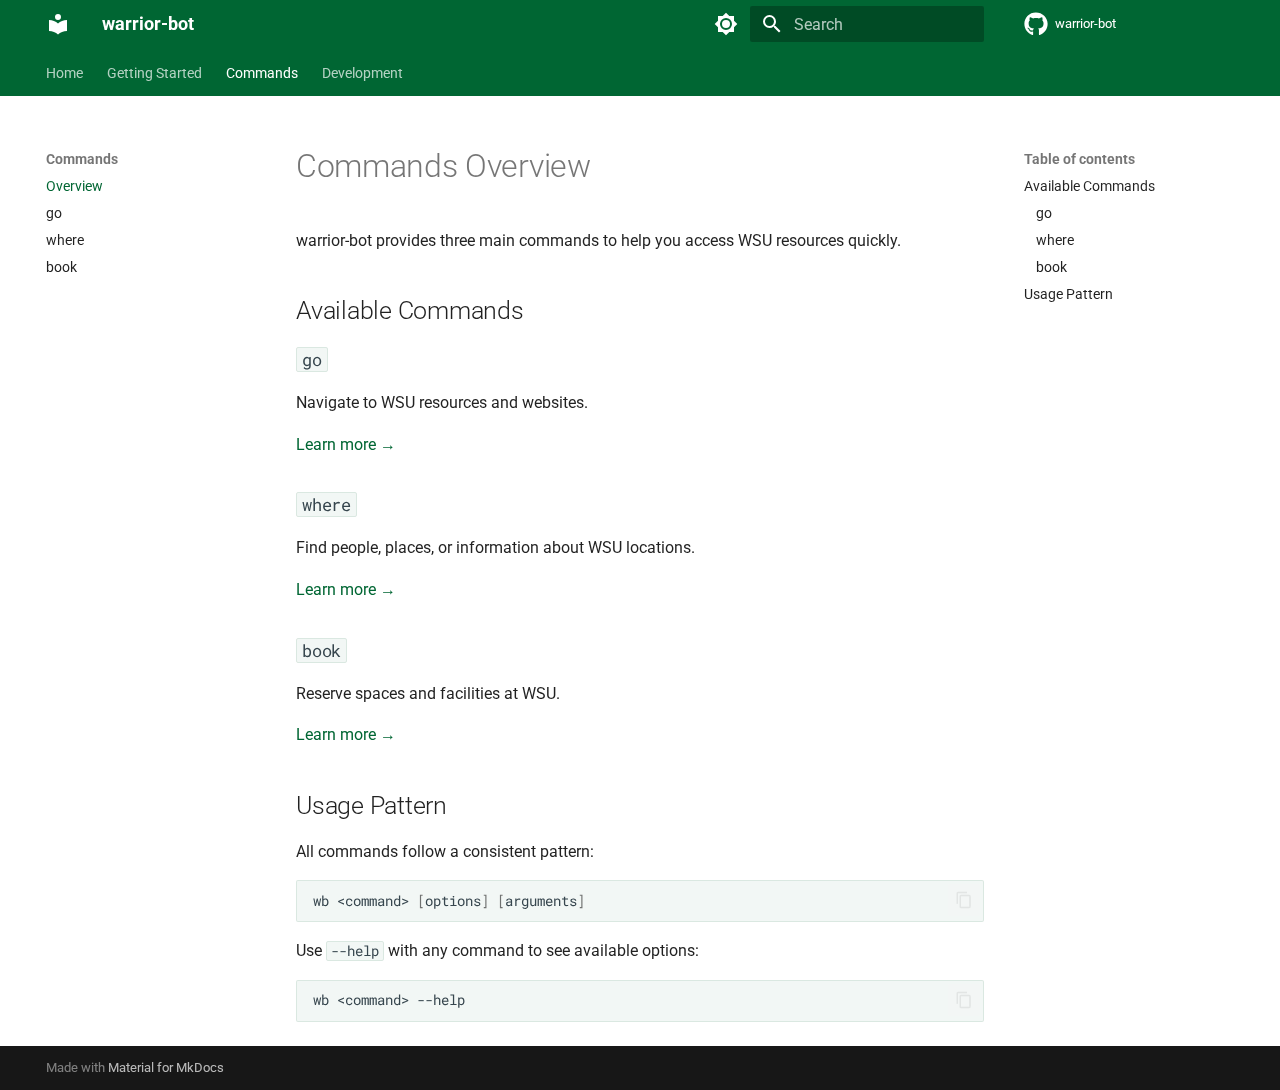
<file: commands/index.html>
<!doctype html>
<html lang="en" class="no-js">
  <head>
    
      <meta charset="utf-8">
      <meta name="viewport" content="width=device-width,initial-scale=1">
      
        <meta name="description" content="Terminal assistant for Wayne State University students">
      
      
      
        <link rel="canonical" href="https://github.com/WSU-4110/warrior-bot/commands/">
      
      
        <link rel="prev" href="../getting-started/quick-start/">
      
      
        <link rel="next" href="go/">
      
      
        
      
      
      <link rel="icon" href="../assets/images/favicon.png">
      <meta name="generator" content="mkdocs-1.6.1, mkdocs-material-9.7.1">
    
    
      
        <title>Overview - warrior-bot</title>
      
    
    
      <link rel="stylesheet" href="../assets/stylesheets/main.484c7ddc.min.css">
      
        
        <link rel="stylesheet" href="../assets/stylesheets/palette.ab4e12ef.min.css">
      
      


    
    
      
    
    
      
        
        
        <link rel="preconnect" href="https://fonts.gstatic.com" crossorigin>
        <link rel="stylesheet" href="https://fonts.googleapis.com/css?family=Roboto:300,300i,400,400i,700,700i%7CRoboto+Mono:400,400i,700,700i&display=fallback">
        <style>:root{--md-text-font:"Roboto";--md-code-font:"Roboto Mono"}</style>
      
    
    
      <link rel="stylesheet" href="../stylesheets/extra.css">
    
    <script>__md_scope=new URL("..",location),__md_hash=e=>[...e].reduce(((e,_)=>(e<<5)-e+_.charCodeAt(0)),0),__md_get=(e,_=localStorage,t=__md_scope)=>JSON.parse(_.getItem(t.pathname+"."+e)),__md_set=(e,_,t=localStorage,a=__md_scope)=>{try{t.setItem(a.pathname+"."+e,JSON.stringify(_))}catch(e){}}</script>
    
      

    
    
  </head>
  
  
    
    
      
    
    
    
    
    <body dir="ltr" data-md-color-scheme="default" data-md-color-primary="custom" data-md-color-accent="custom">
  
    
    <input class="md-toggle" data-md-toggle="drawer" type="checkbox" id="__drawer" autocomplete="off">
    <input class="md-toggle" data-md-toggle="search" type="checkbox" id="__search" autocomplete="off">
    <label class="md-overlay" for="__drawer"></label>
    <div data-md-component="skip">
      
        
        <a href="#commands-overview" class="md-skip">
          Skip to content
        </a>
      
    </div>
    <div data-md-component="announce">
      
    </div>
    
    
      

<header class="md-header" data-md-component="header">
  <nav class="md-header__inner md-grid" aria-label="Header">
    <a href=".." title="warrior-bot" class="md-header__button md-logo" aria-label="warrior-bot" data-md-component="logo">
      
  
  <svg xmlns="http://www.w3.org/2000/svg" viewBox="0 0 24 24"><path d="M12 8a3 3 0 0 0 3-3 3 3 0 0 0-3-3 3 3 0 0 0-3 3 3 3 0 0 0 3 3m0 3.54C9.64 9.35 6.5 8 3 8v11c3.5 0 6.64 1.35 9 3.54 2.36-2.19 5.5-3.54 9-3.54V8c-3.5 0-6.64 1.35-9 3.54"/></svg>

    </a>
    <label class="md-header__button md-icon" for="__drawer">
      
      <svg xmlns="http://www.w3.org/2000/svg" viewBox="0 0 24 24"><path d="M3 6h18v2H3zm0 5h18v2H3zm0 5h18v2H3z"/></svg>
    </label>
    <div class="md-header__title" data-md-component="header-title">
      <div class="md-header__ellipsis">
        <div class="md-header__topic">
          <span class="md-ellipsis">
            warrior-bot
          </span>
        </div>
        <div class="md-header__topic" data-md-component="header-topic">
          <span class="md-ellipsis">
            
              Overview
            
          </span>
        </div>
      </div>
    </div>
    
      
        <form class="md-header__option" data-md-component="palette">
  
    
    
    
    <input class="md-option" data-md-color-media="" data-md-color-scheme="default" data-md-color-primary="custom" data-md-color-accent="custom"  aria-label="Switch to dark mode"  type="radio" name="__palette" id="__palette_0">
    
      <label class="md-header__button md-icon" title="Switch to dark mode" for="__palette_1" hidden>
        <svg xmlns="http://www.w3.org/2000/svg" viewBox="0 0 24 24"><path d="M12 8a4 4 0 0 0-4 4 4 4 0 0 0 4 4 4 4 0 0 0 4-4 4 4 0 0 0-4-4m0 10a6 6 0 0 1-6-6 6 6 0 0 1 6-6 6 6 0 0 1 6 6 6 6 0 0 1-6 6m8-9.31V4h-4.69L12 .69 8.69 4H4v4.69L.69 12 4 15.31V20h4.69L12 23.31 15.31 20H20v-4.69L23.31 12z"/></svg>
      </label>
    
  
    
    
    
    <input class="md-option" data-md-color-media="" data-md-color-scheme="slate" data-md-color-primary="custom" data-md-color-accent="custom"  aria-label="Switch to light mode"  type="radio" name="__palette" id="__palette_1">
    
      <label class="md-header__button md-icon" title="Switch to light mode" for="__palette_0" hidden>
        <svg xmlns="http://www.w3.org/2000/svg" viewBox="0 0 24 24"><path d="M12 18c-.89 0-1.74-.2-2.5-.55C11.56 16.5 13 14.42 13 12s-1.44-4.5-3.5-5.45C10.26 6.2 11.11 6 12 6a6 6 0 0 1 6 6 6 6 0 0 1-6 6m8-9.31V4h-4.69L12 .69 8.69 4H4v4.69L.69 12 4 15.31V20h4.69L12 23.31 15.31 20H20v-4.69L23.31 12z"/></svg>
      </label>
    
  
</form>
      
    
    
      <script>var palette=__md_get("__palette");if(palette&&palette.color){if("(prefers-color-scheme)"===palette.color.media){var media=matchMedia("(prefers-color-scheme: light)"),input=document.querySelector(media.matches?"[data-md-color-media='(prefers-color-scheme: light)']":"[data-md-color-media='(prefers-color-scheme: dark)']");palette.color.media=input.getAttribute("data-md-color-media"),palette.color.scheme=input.getAttribute("data-md-color-scheme"),palette.color.primary=input.getAttribute("data-md-color-primary"),palette.color.accent=input.getAttribute("data-md-color-accent")}for(var[key,value]of Object.entries(palette.color))document.body.setAttribute("data-md-color-"+key,value)}</script>
    
    
    
      
      
        <label class="md-header__button md-icon" for="__search">
          
          <svg xmlns="http://www.w3.org/2000/svg" viewBox="0 0 24 24"><path d="M9.5 3A6.5 6.5 0 0 1 16 9.5c0 1.61-.59 3.09-1.56 4.23l.27.27h.79l5 5-1.5 1.5-5-5v-.79l-.27-.27A6.52 6.52 0 0 1 9.5 16 6.5 6.5 0 0 1 3 9.5 6.5 6.5 0 0 1 9.5 3m0 2C7 5 5 7 5 9.5S7 14 9.5 14 14 12 14 9.5 12 5 9.5 5"/></svg>
        </label>
        <div class="md-search" data-md-component="search" role="dialog">
  <label class="md-search__overlay" for="__search"></label>
  <div class="md-search__inner" role="search">
    <form class="md-search__form" name="search">
      <input type="text" class="md-search__input" name="query" aria-label="Search" placeholder="Search" autocapitalize="off" autocorrect="off" autocomplete="off" spellcheck="false" data-md-component="search-query" required>
      <label class="md-search__icon md-icon" for="__search">
        
        <svg xmlns="http://www.w3.org/2000/svg" viewBox="0 0 24 24"><path d="M9.5 3A6.5 6.5 0 0 1 16 9.5c0 1.61-.59 3.09-1.56 4.23l.27.27h.79l5 5-1.5 1.5-5-5v-.79l-.27-.27A6.52 6.52 0 0 1 9.5 16 6.5 6.5 0 0 1 3 9.5 6.5 6.5 0 0 1 9.5 3m0 2C7 5 5 7 5 9.5S7 14 9.5 14 14 12 14 9.5 12 5 9.5 5"/></svg>
        
        <svg xmlns="http://www.w3.org/2000/svg" viewBox="0 0 24 24"><path d="M20 11v2H8l5.5 5.5-1.42 1.42L4.16 12l7.92-7.92L13.5 5.5 8 11z"/></svg>
      </label>
      <nav class="md-search__options" aria-label="Search">
        
        <button type="reset" class="md-search__icon md-icon" title="Clear" aria-label="Clear" tabindex="-1">
          
          <svg xmlns="http://www.w3.org/2000/svg" viewBox="0 0 24 24"><path d="M19 6.41 17.59 5 12 10.59 6.41 5 5 6.41 10.59 12 5 17.59 6.41 19 12 13.41 17.59 19 19 17.59 13.41 12z"/></svg>
        </button>
      </nav>
      
        <div class="md-search__suggest" data-md-component="search-suggest"></div>
      
    </form>
    <div class="md-search__output">
      <div class="md-search__scrollwrap" tabindex="0" data-md-scrollfix>
        <div class="md-search-result" data-md-component="search-result">
          <div class="md-search-result__meta">
            Initializing search
          </div>
          <ol class="md-search-result__list" role="presentation"></ol>
        </div>
      </div>
    </div>
  </div>
</div>
      
    
    
      <div class="md-header__source">
        <a href="https://github.com/WSU-4110/warrior-bot" title="Go to repository" class="md-source" data-md-component="source">
  <div class="md-source__icon md-icon">
    
    <svg xmlns="http://www.w3.org/2000/svg" viewBox="0 0 512 512"><!--! Font Awesome Free 7.1.0 by @fontawesome - https://fontawesome.com License - https://fontawesome.com/license/free (Icons: CC BY 4.0, Fonts: SIL OFL 1.1, Code: MIT License) Copyright 2025 Fonticons, Inc.--><path d="M173.9 397.4c0 2-2.3 3.6-5.2 3.6-3.3.3-5.6-1.3-5.6-3.6 0-2 2.3-3.6 5.2-3.6 3-.3 5.6 1.3 5.6 3.6m-31.1-4.5c-.7 2 1.3 4.3 4.3 4.9 2.6 1 5.6 0 6.2-2s-1.3-4.3-4.3-5.2c-2.6-.7-5.5.3-6.2 2.3m44.2-1.7c-2.9.7-4.9 2.6-4.6 4.9.3 2 2.9 3.3 5.9 2.6 2.9-.7 4.9-2.6 4.6-4.6-.3-1.9-3-3.2-5.9-2.9M252.8 8C114.1 8 8 113.3 8 252c0 110.9 69.8 205.8 169.5 239.2 12.8 2.3 17.3-5.6 17.3-12.1 0-6.2-.3-40.4-.3-61.4 0 0-70 15-84.7-29.8 0 0-11.4-29.1-27.8-36.6 0 0-22.9-15.7 1.6-15.4 0 0 24.9 2 38.6 25.8 21.9 38.6 58.6 27.5 72.9 20.9 2.3-16 8.8-27.1 16-33.7-55.9-6.2-112.3-14.3-112.3-110.5 0-27.5 7.6-41.3 23.6-58.9-2.6-6.5-11.1-33.3 2.6-67.9 20.9-6.5 69 27 69 27 20-5.6 41.5-8.5 62.8-8.5s42.8 2.9 62.8 8.5c0 0 48.1-33.6 69-27 13.7 34.7 5.2 61.4 2.6 67.9 16 17.7 25.8 31.5 25.8 58.9 0 96.5-58.9 104.2-114.8 110.5 9.2 7.9 17 22.9 17 46.4 0 33.7-.3 75.4-.3 83.6 0 6.5 4.6 14.4 17.3 12.1C436.2 457.8 504 362.9 504 252 504 113.3 391.5 8 252.8 8M105.2 352.9c-1.3 1-1 3.3.7 5.2 1.6 1.6 3.9 2.3 5.2 1 1.3-1 1-3.3-.7-5.2-1.6-1.6-3.9-2.3-5.2-1m-10.8-8.1c-.7 1.3.3 2.9 2.3 3.9 1.6 1 3.6.7 4.3-.7.7-1.3-.3-2.9-2.3-3.9-2-.6-3.6-.3-4.3.7m32.4 35.6c-1.6 1.3-1 4.3 1.3 6.2 2.3 2.3 5.2 2.6 6.5 1 1.3-1.3.7-4.3-1.3-6.2-2.2-2.3-5.2-2.6-6.5-1m-11.4-14.7c-1.6 1-1.6 3.6 0 5.9s4.3 3.3 5.6 2.3c1.6-1.3 1.6-3.9 0-6.2-1.4-2.3-4-3.3-5.6-2"/></svg>
  </div>
  <div class="md-source__repository">
    warrior-bot
  </div>
</a>
      </div>
    
  </nav>
  
</header>
    
    <div class="md-container" data-md-component="container">
      
      
        
          
            
<nav class="md-tabs" aria-label="Tabs" data-md-component="tabs">
  <div class="md-grid">
    <ul class="md-tabs__list">
      
        
  
  
  
  
    <li class="md-tabs__item">
      <a href=".." class="md-tabs__link">
        
  
  
    
  
  Home

      </a>
    </li>
  

      
        
  
  
  
  
    
    
      <li class="md-tabs__item">
        <a href="../getting-started/installation/" class="md-tabs__link">
          
  
  
  Getting Started

        </a>
      </li>
    
  

      
        
  
  
  
    
  
  
    
    
      <li class="md-tabs__item md-tabs__item--active">
        <a href="./" class="md-tabs__link">
          
  
  
  Commands

        </a>
      </li>
    
  

      
        
  
  
  
  
    
    
      <li class="md-tabs__item">
        <a href="../development/contributing/" class="md-tabs__link">
          
  
  
  Development

        </a>
      </li>
    
  

      
    </ul>
  </div>
</nav>
          
        
      
      <main class="md-main" data-md-component="main">
        <div class="md-main__inner md-grid">
          
            
              
              <div class="md-sidebar md-sidebar--primary" data-md-component="sidebar" data-md-type="navigation" >
                <div class="md-sidebar__scrollwrap">
                  <div class="md-sidebar__inner">
                    


  


<nav class="md-nav md-nav--primary md-nav--lifted" aria-label="Navigation" data-md-level="0">
  <label class="md-nav__title" for="__drawer">
    <a href=".." title="warrior-bot" class="md-nav__button md-logo" aria-label="warrior-bot" data-md-component="logo">
      
  
  <svg xmlns="http://www.w3.org/2000/svg" viewBox="0 0 24 24"><path d="M12 8a3 3 0 0 0 3-3 3 3 0 0 0-3-3 3 3 0 0 0-3 3 3 3 0 0 0 3 3m0 3.54C9.64 9.35 6.5 8 3 8v11c3.5 0 6.64 1.35 9 3.54 2.36-2.19 5.5-3.54 9-3.54V8c-3.5 0-6.64 1.35-9 3.54"/></svg>

    </a>
    warrior-bot
  </label>
  
    <div class="md-nav__source">
      <a href="https://github.com/WSU-4110/warrior-bot" title="Go to repository" class="md-source" data-md-component="source">
  <div class="md-source__icon md-icon">
    
    <svg xmlns="http://www.w3.org/2000/svg" viewBox="0 0 512 512"><!--! Font Awesome Free 7.1.0 by @fontawesome - https://fontawesome.com License - https://fontawesome.com/license/free (Icons: CC BY 4.0, Fonts: SIL OFL 1.1, Code: MIT License) Copyright 2025 Fonticons, Inc.--><path d="M173.9 397.4c0 2-2.3 3.6-5.2 3.6-3.3.3-5.6-1.3-5.6-3.6 0-2 2.3-3.6 5.2-3.6 3-.3 5.6 1.3 5.6 3.6m-31.1-4.5c-.7 2 1.3 4.3 4.3 4.9 2.6 1 5.6 0 6.2-2s-1.3-4.3-4.3-5.2c-2.6-.7-5.5.3-6.2 2.3m44.2-1.7c-2.9.7-4.9 2.6-4.6 4.9.3 2 2.9 3.3 5.9 2.6 2.9-.7 4.9-2.6 4.6-4.6-.3-1.9-3-3.2-5.9-2.9M252.8 8C114.1 8 8 113.3 8 252c0 110.9 69.8 205.8 169.5 239.2 12.8 2.3 17.3-5.6 17.3-12.1 0-6.2-.3-40.4-.3-61.4 0 0-70 15-84.7-29.8 0 0-11.4-29.1-27.8-36.6 0 0-22.9-15.7 1.6-15.4 0 0 24.9 2 38.6 25.8 21.9 38.6 58.6 27.5 72.9 20.9 2.3-16 8.8-27.1 16-33.7-55.9-6.2-112.3-14.3-112.3-110.5 0-27.5 7.6-41.3 23.6-58.9-2.6-6.5-11.1-33.3 2.6-67.9 20.9-6.5 69 27 69 27 20-5.6 41.5-8.5 62.8-8.5s42.8 2.9 62.8 8.5c0 0 48.1-33.6 69-27 13.7 34.7 5.2 61.4 2.6 67.9 16 17.7 25.8 31.5 25.8 58.9 0 96.5-58.9 104.2-114.8 110.5 9.2 7.9 17 22.9 17 46.4 0 33.7-.3 75.4-.3 83.6 0 6.5 4.6 14.4 17.3 12.1C436.2 457.8 504 362.9 504 252 504 113.3 391.5 8 252.8 8M105.2 352.9c-1.3 1-1 3.3.7 5.2 1.6 1.6 3.9 2.3 5.2 1 1.3-1 1-3.3-.7-5.2-1.6-1.6-3.9-2.3-5.2-1m-10.8-8.1c-.7 1.3.3 2.9 2.3 3.9 1.6 1 3.6.7 4.3-.7.7-1.3-.3-2.9-2.3-3.9-2-.6-3.6-.3-4.3.7m32.4 35.6c-1.6 1.3-1 4.3 1.3 6.2 2.3 2.3 5.2 2.6 6.5 1 1.3-1.3.7-4.3-1.3-6.2-2.2-2.3-5.2-2.6-6.5-1m-11.4-14.7c-1.6 1-1.6 3.6 0 5.9s4.3 3.3 5.6 2.3c1.6-1.3 1.6-3.9 0-6.2-1.4-2.3-4-3.3-5.6-2"/></svg>
  </div>
  <div class="md-source__repository">
    warrior-bot
  </div>
</a>
    </div>
  
  <ul class="md-nav__list" data-md-scrollfix>
    
      
      
  
  
  
  
    <li class="md-nav__item">
      <a href=".." class="md-nav__link">
        
  
  
  <span class="md-ellipsis">
    
  
    Home
  

    
  </span>
  
  

      </a>
    </li>
  

    
      
      
  
  
  
  
    
    
    
    
      
      
        
      
    
    
    <li class="md-nav__item md-nav__item--nested">
      
        
        
          
        
        <input class="md-nav__toggle md-toggle md-toggle--indeterminate" type="checkbox" id="__nav_2" >
        
          
          <label class="md-nav__link" for="__nav_2" id="__nav_2_label" tabindex="0">
            
  
  
  <span class="md-ellipsis">
    
  
    Getting Started
  

    
  </span>
  
  

            <span class="md-nav__icon md-icon"></span>
          </label>
        
        <nav class="md-nav" data-md-level="1" aria-labelledby="__nav_2_label" aria-expanded="false">
          <label class="md-nav__title" for="__nav_2">
            <span class="md-nav__icon md-icon"></span>
            
  
    Getting Started
  

          </label>
          <ul class="md-nav__list" data-md-scrollfix>
            
              
                
  
  
  
  
    <li class="md-nav__item">
      <a href="../getting-started/installation/" class="md-nav__link">
        
  
  
  <span class="md-ellipsis">
    
  
    Installation
  

    
  </span>
  
  

      </a>
    </li>
  

              
            
              
                
  
  
  
  
    <li class="md-nav__item">
      <a href="../getting-started/quick-start/" class="md-nav__link">
        
  
  
  <span class="md-ellipsis">
    
  
    Quick Start
  

    
  </span>
  
  

      </a>
    </li>
  

              
            
          </ul>
        </nav>
      
    </li>
  

    
      
      
  
  
    
  
  
  
    
    
    
    
      
        
        
      
      
        
      
    
    
    <li class="md-nav__item md-nav__item--active md-nav__item--section md-nav__item--nested">
      
        
        
        <input class="md-nav__toggle md-toggle " type="checkbox" id="__nav_3" checked>
        
          
          <label class="md-nav__link" for="__nav_3" id="__nav_3_label" tabindex="">
            
  
  
  <span class="md-ellipsis">
    
  
    Commands
  

    
  </span>
  
  

            <span class="md-nav__icon md-icon"></span>
          </label>
        
        <nav class="md-nav" data-md-level="1" aria-labelledby="__nav_3_label" aria-expanded="true">
          <label class="md-nav__title" for="__nav_3">
            <span class="md-nav__icon md-icon"></span>
            
  
    Commands
  

          </label>
          <ul class="md-nav__list" data-md-scrollfix>
            
              
                
  
  
    
  
  
  
    <li class="md-nav__item md-nav__item--active">
      
      <input class="md-nav__toggle md-toggle" type="checkbox" id="__toc">
      
      
        
      
      
        <label class="md-nav__link md-nav__link--active" for="__toc">
          
  
  
  <span class="md-ellipsis">
    
  
    Overview
  

    
  </span>
  
  

          <span class="md-nav__icon md-icon"></span>
        </label>
      
      <a href="./" class="md-nav__link md-nav__link--active">
        
  
  
  <span class="md-ellipsis">
    
  
    Overview
  

    
  </span>
  
  

      </a>
      
        

<nav class="md-nav md-nav--secondary" aria-label="Table of contents">
  
  
  
    
  
  
    <label class="md-nav__title" for="__toc">
      <span class="md-nav__icon md-icon"></span>
      Table of contents
    </label>
    <ul class="md-nav__list" data-md-component="toc" data-md-scrollfix>
      
        <li class="md-nav__item">
  <a href="#available-commands" class="md-nav__link">
    <span class="md-ellipsis">
      
        Available Commands
      
    </span>
  </a>
  
    <nav class="md-nav" aria-label="Available Commands">
      <ul class="md-nav__list">
        
          <li class="md-nav__item">
  <a href="#go" class="md-nav__link">
    <span class="md-ellipsis">
      
        go
      
    </span>
  </a>
  
</li>
        
          <li class="md-nav__item">
  <a href="#where" class="md-nav__link">
    <span class="md-ellipsis">
      
        where
      
    </span>
  </a>
  
</li>
        
          <li class="md-nav__item">
  <a href="#book" class="md-nav__link">
    <span class="md-ellipsis">
      
        book
      
    </span>
  </a>
  
</li>
        
      </ul>
    </nav>
  
</li>
      
        <li class="md-nav__item">
  <a href="#usage-pattern" class="md-nav__link">
    <span class="md-ellipsis">
      
        Usage Pattern
      
    </span>
  </a>
  
</li>
      
    </ul>
  
</nav>
      
    </li>
  

              
            
              
                
  
  
  
  
    <li class="md-nav__item">
      <a href="go/" class="md-nav__link">
        
  
  
  <span class="md-ellipsis">
    
  
    go
  

    
  </span>
  
  

      </a>
    </li>
  

              
            
              
                
  
  
  
  
    <li class="md-nav__item">
      <a href="where/" class="md-nav__link">
        
  
  
  <span class="md-ellipsis">
    
  
    where
  

    
  </span>
  
  

      </a>
    </li>
  

              
            
              
                
  
  
  
  
    <li class="md-nav__item">
      <a href="book/" class="md-nav__link">
        
  
  
  <span class="md-ellipsis">
    
  
    book
  

    
  </span>
  
  

      </a>
    </li>
  

              
            
          </ul>
        </nav>
      
    </li>
  

    
      
      
  
  
  
  
    
    
    
    
      
      
        
      
    
    
    <li class="md-nav__item md-nav__item--nested">
      
        
        
          
        
        <input class="md-nav__toggle md-toggle md-toggle--indeterminate" type="checkbox" id="__nav_4" >
        
          
          <label class="md-nav__link" for="__nav_4" id="__nav_4_label" tabindex="0">
            
  
  
  <span class="md-ellipsis">
    
  
    Development
  

    
  </span>
  
  

            <span class="md-nav__icon md-icon"></span>
          </label>
        
        <nav class="md-nav" data-md-level="1" aria-labelledby="__nav_4_label" aria-expanded="false">
          <label class="md-nav__title" for="__nav_4">
            <span class="md-nav__icon md-icon"></span>
            
  
    Development
  

          </label>
          <ul class="md-nav__list" data-md-scrollfix>
            
              
                
  
  
  
  
    <li class="md-nav__item">
      <a href="../development/contributing/" class="md-nav__link">
        
  
  
  <span class="md-ellipsis">
    
  
    Contributing
  

    
  </span>
  
  

      </a>
    </li>
  

              
            
              
                
  
  
  
  
    <li class="md-nav__item">
      <a href="../development/architecture/" class="md-nav__link">
        
  
  
  <span class="md-ellipsis">
    
  
    Architecture
  

    
  </span>
  
  

      </a>
    </li>
  

              
            
          </ul>
        </nav>
      
    </li>
  

    
  </ul>
</nav>
                  </div>
                </div>
              </div>
            
            
              
              <div class="md-sidebar md-sidebar--secondary" data-md-component="sidebar" data-md-type="toc" >
                <div class="md-sidebar__scrollwrap">
                  <div class="md-sidebar__inner">
                    

<nav class="md-nav md-nav--secondary" aria-label="Table of contents">
  
  
  
    
  
  
    <label class="md-nav__title" for="__toc">
      <span class="md-nav__icon md-icon"></span>
      Table of contents
    </label>
    <ul class="md-nav__list" data-md-component="toc" data-md-scrollfix>
      
        <li class="md-nav__item">
  <a href="#available-commands" class="md-nav__link">
    <span class="md-ellipsis">
      
        Available Commands
      
    </span>
  </a>
  
    <nav class="md-nav" aria-label="Available Commands">
      <ul class="md-nav__list">
        
          <li class="md-nav__item">
  <a href="#go" class="md-nav__link">
    <span class="md-ellipsis">
      
        go
      
    </span>
  </a>
  
</li>
        
          <li class="md-nav__item">
  <a href="#where" class="md-nav__link">
    <span class="md-ellipsis">
      
        where
      
    </span>
  </a>
  
</li>
        
          <li class="md-nav__item">
  <a href="#book" class="md-nav__link">
    <span class="md-ellipsis">
      
        book
      
    </span>
  </a>
  
</li>
        
      </ul>
    </nav>
  
</li>
      
        <li class="md-nav__item">
  <a href="#usage-pattern" class="md-nav__link">
    <span class="md-ellipsis">
      
        Usage Pattern
      
    </span>
  </a>
  
</li>
      
    </ul>
  
</nav>
                  </div>
                </div>
              </div>
            
          
          
            <div class="md-content" data-md-component="content">
              
              <article class="md-content__inner md-typeset">
                
                  


  
  


<h1 id="commands-overview">Commands Overview</h1>
<p>warrior-bot provides three main commands to help you access WSU resources quickly.</p>
<h2 id="available-commands">Available Commands</h2>
<h3 id="go"><code>go</code></h3>
<p>Navigate to WSU resources and websites.</p>
<p><a href="go/">Learn more →</a></p>
<h3 id="where"><code>where</code></h3>
<p>Find people, places, or information about WSU locations.</p>
<p><a href="where/">Learn more →</a></p>
<h3 id="book"><code>book</code></h3>
<p>Reserve spaces and facilities at WSU.</p>
<p><a href="book/">Learn more →</a></p>
<h2 id="usage-pattern">Usage Pattern</h2>
<p>All commands follow a consistent pattern:</p>
<div class="highlight"><pre><span></span><code><a id="__codelineno-0-1" name="__codelineno-0-1" href="#__codelineno-0-1"></a>wb<span class="w"> </span>&lt;command&gt;<span class="w"> </span><span class="o">[</span>options<span class="o">]</span><span class="w"> </span><span class="o">[</span>arguments<span class="o">]</span>
</code></pre></div>
<p>Use <code>--help</code> with any command to see available options:</p>
<div class="highlight"><pre><span></span><code><a id="__codelineno-1-1" name="__codelineno-1-1" href="#__codelineno-1-1"></a>wb<span class="w"> </span>&lt;command&gt;<span class="w"> </span>--help
</code></pre></div>












                
              </article>
            </div>
          
          
<script>var target=document.getElementById(location.hash.slice(1));target&&target.name&&(target.checked=target.name.startsWith("__tabbed_"))</script>
        </div>
        
          <button type="button" class="md-top md-icon" data-md-component="top" hidden>
  
  <svg xmlns="http://www.w3.org/2000/svg" viewBox="0 0 24 24"><path d="M13 20h-2V8l-5.5 5.5-1.42-1.42L12 4.16l7.92 7.92-1.42 1.42L13 8z"/></svg>
  Back to top
</button>
        
      </main>
      
        <footer class="md-footer">
  
  <div class="md-footer-meta md-typeset">
    <div class="md-footer-meta__inner md-grid">
      <div class="md-copyright">
  
  
    Made with
    <a href="https://squidfunk.github.io/mkdocs-material/" target="_blank" rel="noopener">
      Material for MkDocs
    </a>
  
</div>
      
    </div>
  </div>
</footer>
      
    </div>
    <div class="md-dialog" data-md-component="dialog">
      <div class="md-dialog__inner md-typeset"></div>
    </div>
    
    
    
      
      
      <script id="__config" type="application/json">{"annotate": null, "base": "..", "features": ["navigation.tabs", "navigation.sections", "navigation.expand", "navigation.top", "search.suggest", "search.highlight", "content.code.copy"], "search": "../assets/javascripts/workers/search.2c215733.min.js", "tags": null, "translations": {"clipboard.copied": "Copied to clipboard", "clipboard.copy": "Copy to clipboard", "search.result.more.one": "1 more on this page", "search.result.more.other": "# more on this page", "search.result.none": "No matching documents", "search.result.one": "1 matching document", "search.result.other": "# matching documents", "search.result.placeholder": "Type to start searching", "search.result.term.missing": "Missing", "select.version": "Select version"}, "version": null}</script>
    
    
      <script src="../assets/javascripts/bundle.79ae519e.min.js"></script>
      
    
  </body>
</html>
</file>
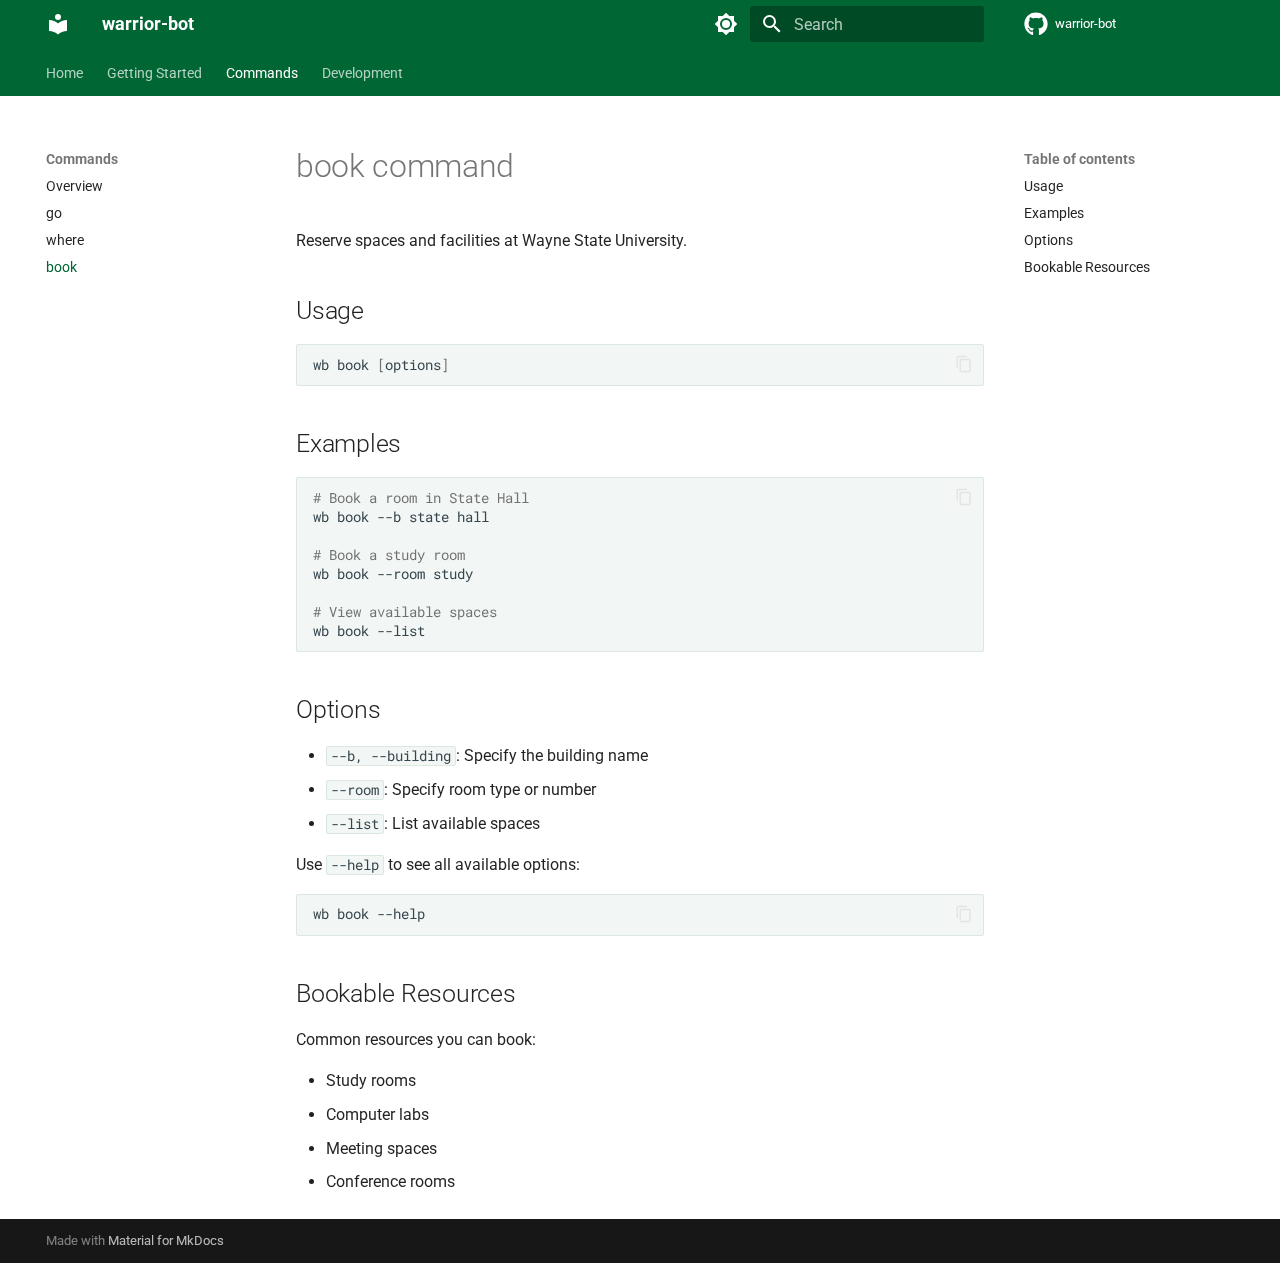
<file: commands/book/index.html>
<!doctype html>
<html lang="en" class="no-js">
  <head>
    
      <meta charset="utf-8">
      <meta name="viewport" content="width=device-width,initial-scale=1">
      
        <meta name="description" content="Terminal assistant for Wayne State University students">
      
      
      
        <link rel="canonical" href="https://WSU-4110.github.io/warrior-bot/commands/book/">
      
      
        <link rel="prev" href="../where/">
      
      
        <link rel="next" href="../../development/contributing/">
      
      
        
      
      
      <link rel="icon" href="../../assets/images/favicon.png">
      <meta name="generator" content="mkdocs-1.6.1, mkdocs-material-9.7.1">
    
    
      
        <title>book - warrior-bot</title>
      
    
    
      <link rel="stylesheet" href="../../assets/stylesheets/main.484c7ddc.min.css">
      
        
        <link rel="stylesheet" href="../../assets/stylesheets/palette.ab4e12ef.min.css">
      
      


    
    
      
    
    
      
        
        
        <link rel="preconnect" href="https://fonts.gstatic.com" crossorigin>
        <link rel="stylesheet" href="https://fonts.googleapis.com/css?family=Roboto:300,300i,400,400i,700,700i%7CRoboto+Mono:400,400i,700,700i&display=fallback">
        <style>:root{--md-text-font:"Roboto";--md-code-font:"Roboto Mono"}</style>
      
    
    
      <link rel="stylesheet" href="../../stylesheets/extra.css">
    
    <script>__md_scope=new URL("../..",location),__md_hash=e=>[...e].reduce(((e,_)=>(e<<5)-e+_.charCodeAt(0)),0),__md_get=(e,_=localStorage,t=__md_scope)=>JSON.parse(_.getItem(t.pathname+"."+e)),__md_set=(e,_,t=localStorage,a=__md_scope)=>{try{t.setItem(a.pathname+"."+e,JSON.stringify(_))}catch(e){}}</script>
    
      

    
    
  </head>
  
  
    
    
      
    
    
    
    
    <body dir="ltr" data-md-color-scheme="default" data-md-color-primary="custom" data-md-color-accent="custom">
  
    
    <input class="md-toggle" data-md-toggle="drawer" type="checkbox" id="__drawer" autocomplete="off">
    <input class="md-toggle" data-md-toggle="search" type="checkbox" id="__search" autocomplete="off">
    <label class="md-overlay" for="__drawer"></label>
    <div data-md-component="skip">
      
        
        <a href="#book-command" class="md-skip">
          Skip to content
        </a>
      
    </div>
    <div data-md-component="announce">
      
    </div>
    
    
      

<header class="md-header" data-md-component="header">
  <nav class="md-header__inner md-grid" aria-label="Header">
    <a href="../.." title="warrior-bot" class="md-header__button md-logo" aria-label="warrior-bot" data-md-component="logo">
      
  
  <svg xmlns="http://www.w3.org/2000/svg" viewBox="0 0 24 24"><path d="M12 8a3 3 0 0 0 3-3 3 3 0 0 0-3-3 3 3 0 0 0-3 3 3 3 0 0 0 3 3m0 3.54C9.64 9.35 6.5 8 3 8v11c3.5 0 6.64 1.35 9 3.54 2.36-2.19 5.5-3.54 9-3.54V8c-3.5 0-6.64 1.35-9 3.54"/></svg>

    </a>
    <label class="md-header__button md-icon" for="__drawer">
      
      <svg xmlns="http://www.w3.org/2000/svg" viewBox="0 0 24 24"><path d="M3 6h18v2H3zm0 5h18v2H3zm0 5h18v2H3z"/></svg>
    </label>
    <div class="md-header__title" data-md-component="header-title">
      <div class="md-header__ellipsis">
        <div class="md-header__topic">
          <span class="md-ellipsis">
            warrior-bot
          </span>
        </div>
        <div class="md-header__topic" data-md-component="header-topic">
          <span class="md-ellipsis">
            
              book
            
          </span>
        </div>
      </div>
    </div>
    
      
        <form class="md-header__option" data-md-component="palette">
  
    
    
    
    <input class="md-option" data-md-color-media="" data-md-color-scheme="default" data-md-color-primary="custom" data-md-color-accent="custom"  aria-label="Switch to dark mode"  type="radio" name="__palette" id="__palette_0">
    
      <label class="md-header__button md-icon" title="Switch to dark mode" for="__palette_1" hidden>
        <svg xmlns="http://www.w3.org/2000/svg" viewBox="0 0 24 24"><path d="M12 8a4 4 0 0 0-4 4 4 4 0 0 0 4 4 4 4 0 0 0 4-4 4 4 0 0 0-4-4m0 10a6 6 0 0 1-6-6 6 6 0 0 1 6-6 6 6 0 0 1 6 6 6 6 0 0 1-6 6m8-9.31V4h-4.69L12 .69 8.69 4H4v4.69L.69 12 4 15.31V20h4.69L12 23.31 15.31 20H20v-4.69L23.31 12z"/></svg>
      </label>
    
  
    
    
    
    <input class="md-option" data-md-color-media="" data-md-color-scheme="slate" data-md-color-primary="custom" data-md-color-accent="custom"  aria-label="Switch to light mode"  type="radio" name="__palette" id="__palette_1">
    
      <label class="md-header__button md-icon" title="Switch to light mode" for="__palette_0" hidden>
        <svg xmlns="http://www.w3.org/2000/svg" viewBox="0 0 24 24"><path d="M12 18c-.89 0-1.74-.2-2.5-.55C11.56 16.5 13 14.42 13 12s-1.44-4.5-3.5-5.45C10.26 6.2 11.11 6 12 6a6 6 0 0 1 6 6 6 6 0 0 1-6 6m8-9.31V4h-4.69L12 .69 8.69 4H4v4.69L.69 12 4 15.31V20h4.69L12 23.31 15.31 20H20v-4.69L23.31 12z"/></svg>
      </label>
    
  
</form>
      
    
    
      <script>var palette=__md_get("__palette");if(palette&&palette.color){if("(prefers-color-scheme)"===palette.color.media){var media=matchMedia("(prefers-color-scheme: light)"),input=document.querySelector(media.matches?"[data-md-color-media='(prefers-color-scheme: light)']":"[data-md-color-media='(prefers-color-scheme: dark)']");palette.color.media=input.getAttribute("data-md-color-media"),palette.color.scheme=input.getAttribute("data-md-color-scheme"),palette.color.primary=input.getAttribute("data-md-color-primary"),palette.color.accent=input.getAttribute("data-md-color-accent")}for(var[key,value]of Object.entries(palette.color))document.body.setAttribute("data-md-color-"+key,value)}</script>
    
    
    
      
      
        <label class="md-header__button md-icon" for="__search">
          
          <svg xmlns="http://www.w3.org/2000/svg" viewBox="0 0 24 24"><path d="M9.5 3A6.5 6.5 0 0 1 16 9.5c0 1.61-.59 3.09-1.56 4.23l.27.27h.79l5 5-1.5 1.5-5-5v-.79l-.27-.27A6.52 6.52 0 0 1 9.5 16 6.5 6.5 0 0 1 3 9.5 6.5 6.5 0 0 1 9.5 3m0 2C7 5 5 7 5 9.5S7 14 9.5 14 14 12 14 9.5 12 5 9.5 5"/></svg>
        </label>
        <div class="md-search" data-md-component="search" role="dialog">
  <label class="md-search__overlay" for="__search"></label>
  <div class="md-search__inner" role="search">
    <form class="md-search__form" name="search">
      <input type="text" class="md-search__input" name="query" aria-label="Search" placeholder="Search" autocapitalize="off" autocorrect="off" autocomplete="off" spellcheck="false" data-md-component="search-query" required>
      <label class="md-search__icon md-icon" for="__search">
        
        <svg xmlns="http://www.w3.org/2000/svg" viewBox="0 0 24 24"><path d="M9.5 3A6.5 6.5 0 0 1 16 9.5c0 1.61-.59 3.09-1.56 4.23l.27.27h.79l5 5-1.5 1.5-5-5v-.79l-.27-.27A6.52 6.52 0 0 1 9.5 16 6.5 6.5 0 0 1 3 9.5 6.5 6.5 0 0 1 9.5 3m0 2C7 5 5 7 5 9.5S7 14 9.5 14 14 12 14 9.5 12 5 9.5 5"/></svg>
        
        <svg xmlns="http://www.w3.org/2000/svg" viewBox="0 0 24 24"><path d="M20 11v2H8l5.5 5.5-1.42 1.42L4.16 12l7.92-7.92L13.5 5.5 8 11z"/></svg>
      </label>
      <nav class="md-search__options" aria-label="Search">
        
        <button type="reset" class="md-search__icon md-icon" title="Clear" aria-label="Clear" tabindex="-1">
          
          <svg xmlns="http://www.w3.org/2000/svg" viewBox="0 0 24 24"><path d="M19 6.41 17.59 5 12 10.59 6.41 5 5 6.41 10.59 12 5 17.59 6.41 19 12 13.41 17.59 19 19 17.59 13.41 12z"/></svg>
        </button>
      </nav>
      
        <div class="md-search__suggest" data-md-component="search-suggest"></div>
      
    </form>
    <div class="md-search__output">
      <div class="md-search__scrollwrap" tabindex="0" data-md-scrollfix>
        <div class="md-search-result" data-md-component="search-result">
          <div class="md-search-result__meta">
            Initializing search
          </div>
          <ol class="md-search-result__list" role="presentation"></ol>
        </div>
      </div>
    </div>
  </div>
</div>
      
    
    
      <div class="md-header__source">
        <a href="https://github.com/WSU-4110/warrior-bot" title="Go to repository" class="md-source" data-md-component="source">
  <div class="md-source__icon md-icon">
    
    <svg xmlns="http://www.w3.org/2000/svg" viewBox="0 0 512 512"><!--! Font Awesome Free 7.1.0 by @fontawesome - https://fontawesome.com License - https://fontawesome.com/license/free (Icons: CC BY 4.0, Fonts: SIL OFL 1.1, Code: MIT License) Copyright 2025 Fonticons, Inc.--><path d="M173.9 397.4c0 2-2.3 3.6-5.2 3.6-3.3.3-5.6-1.3-5.6-3.6 0-2 2.3-3.6 5.2-3.6 3-.3 5.6 1.3 5.6 3.6m-31.1-4.5c-.7 2 1.3 4.3 4.3 4.9 2.6 1 5.6 0 6.2-2s-1.3-4.3-4.3-5.2c-2.6-.7-5.5.3-6.2 2.3m44.2-1.7c-2.9.7-4.9 2.6-4.6 4.9.3 2 2.9 3.3 5.9 2.6 2.9-.7 4.9-2.6 4.6-4.6-.3-1.9-3-3.2-5.9-2.9M252.8 8C114.1 8 8 113.3 8 252c0 110.9 69.8 205.8 169.5 239.2 12.8 2.3 17.3-5.6 17.3-12.1 0-6.2-.3-40.4-.3-61.4 0 0-70 15-84.7-29.8 0 0-11.4-29.1-27.8-36.6 0 0-22.9-15.7 1.6-15.4 0 0 24.9 2 38.6 25.8 21.9 38.6 58.6 27.5 72.9 20.9 2.3-16 8.8-27.1 16-33.7-55.9-6.2-112.3-14.3-112.3-110.5 0-27.5 7.6-41.3 23.6-58.9-2.6-6.5-11.1-33.3 2.6-67.9 20.9-6.5 69 27 69 27 20-5.6 41.5-8.5 62.8-8.5s42.8 2.9 62.8 8.5c0 0 48.1-33.6 69-27 13.7 34.7 5.2 61.4 2.6 67.9 16 17.7 25.8 31.5 25.8 58.9 0 96.5-58.9 104.2-114.8 110.5 9.2 7.9 17 22.9 17 46.4 0 33.7-.3 75.4-.3 83.6 0 6.5 4.6 14.4 17.3 12.1C436.2 457.8 504 362.9 504 252 504 113.3 391.5 8 252.8 8M105.2 352.9c-1.3 1-1 3.3.7 5.2 1.6 1.6 3.9 2.3 5.2 1 1.3-1 1-3.3-.7-5.2-1.6-1.6-3.9-2.3-5.2-1m-10.8-8.1c-.7 1.3.3 2.9 2.3 3.9 1.6 1 3.6.7 4.3-.7.7-1.3-.3-2.9-2.3-3.9-2-.6-3.6-.3-4.3.7m32.4 35.6c-1.6 1.3-1 4.3 1.3 6.2 2.3 2.3 5.2 2.6 6.5 1 1.3-1.3.7-4.3-1.3-6.2-2.2-2.3-5.2-2.6-6.5-1m-11.4-14.7c-1.6 1-1.6 3.6 0 5.9s4.3 3.3 5.6 2.3c1.6-1.3 1.6-3.9 0-6.2-1.4-2.3-4-3.3-5.6-2"/></svg>
  </div>
  <div class="md-source__repository">
    warrior-bot
  </div>
</a>
      </div>
    
  </nav>
  
</header>
    
    <div class="md-container" data-md-component="container">
      
      
        
          
            
<nav class="md-tabs" aria-label="Tabs" data-md-component="tabs">
  <div class="md-grid">
    <ul class="md-tabs__list">
      
        
  
  
  
  
    <li class="md-tabs__item">
      <a href="../.." class="md-tabs__link">
        
  
  
    
  
  Home

      </a>
    </li>
  

      
        
  
  
  
  
    
    
      <li class="md-tabs__item">
        <a href="../../getting-started/installation/" class="md-tabs__link">
          
  
  
  Getting Started

        </a>
      </li>
    
  

      
        
  
  
  
    
  
  
    
    
      <li class="md-tabs__item md-tabs__item--active">
        <a href="../" class="md-tabs__link">
          
  
  
  Commands

        </a>
      </li>
    
  

      
        
  
  
  
  
    
    
      <li class="md-tabs__item">
        <a href="../../development/contributing/" class="md-tabs__link">
          
  
  
  Development

        </a>
      </li>
    
  

      
    </ul>
  </div>
</nav>
          
        
      
      <main class="md-main" data-md-component="main">
        <div class="md-main__inner md-grid">
          
            
              
              <div class="md-sidebar md-sidebar--primary" data-md-component="sidebar" data-md-type="navigation" >
                <div class="md-sidebar__scrollwrap">
                  <div class="md-sidebar__inner">
                    


  


<nav class="md-nav md-nav--primary md-nav--lifted" aria-label="Navigation" data-md-level="0">
  <label class="md-nav__title" for="__drawer">
    <a href="../.." title="warrior-bot" class="md-nav__button md-logo" aria-label="warrior-bot" data-md-component="logo">
      
  
  <svg xmlns="http://www.w3.org/2000/svg" viewBox="0 0 24 24"><path d="M12 8a3 3 0 0 0 3-3 3 3 0 0 0-3-3 3 3 0 0 0-3 3 3 3 0 0 0 3 3m0 3.54C9.64 9.35 6.5 8 3 8v11c3.5 0 6.64 1.35 9 3.54 2.36-2.19 5.5-3.54 9-3.54V8c-3.5 0-6.64 1.35-9 3.54"/></svg>

    </a>
    warrior-bot
  </label>
  
    <div class="md-nav__source">
      <a href="https://github.com/WSU-4110/warrior-bot" title="Go to repository" class="md-source" data-md-component="source">
  <div class="md-source__icon md-icon">
    
    <svg xmlns="http://www.w3.org/2000/svg" viewBox="0 0 512 512"><!--! Font Awesome Free 7.1.0 by @fontawesome - https://fontawesome.com License - https://fontawesome.com/license/free (Icons: CC BY 4.0, Fonts: SIL OFL 1.1, Code: MIT License) Copyright 2025 Fonticons, Inc.--><path d="M173.9 397.4c0 2-2.3 3.6-5.2 3.6-3.3.3-5.6-1.3-5.6-3.6 0-2 2.3-3.6 5.2-3.6 3-.3 5.6 1.3 5.6 3.6m-31.1-4.5c-.7 2 1.3 4.3 4.3 4.9 2.6 1 5.6 0 6.2-2s-1.3-4.3-4.3-5.2c-2.6-.7-5.5.3-6.2 2.3m44.2-1.7c-2.9.7-4.9 2.6-4.6 4.9.3 2 2.9 3.3 5.9 2.6 2.9-.7 4.9-2.6 4.6-4.6-.3-1.9-3-3.2-5.9-2.9M252.8 8C114.1 8 8 113.3 8 252c0 110.9 69.8 205.8 169.5 239.2 12.8 2.3 17.3-5.6 17.3-12.1 0-6.2-.3-40.4-.3-61.4 0 0-70 15-84.7-29.8 0 0-11.4-29.1-27.8-36.6 0 0-22.9-15.7 1.6-15.4 0 0 24.9 2 38.6 25.8 21.9 38.6 58.6 27.5 72.9 20.9 2.3-16 8.8-27.1 16-33.7-55.9-6.2-112.3-14.3-112.3-110.5 0-27.5 7.6-41.3 23.6-58.9-2.6-6.5-11.1-33.3 2.6-67.9 20.9-6.5 69 27 69 27 20-5.6 41.5-8.5 62.8-8.5s42.8 2.9 62.8 8.5c0 0 48.1-33.6 69-27 13.7 34.7 5.2 61.4 2.6 67.9 16 17.7 25.8 31.5 25.8 58.9 0 96.5-58.9 104.2-114.8 110.5 9.2 7.9 17 22.9 17 46.4 0 33.7-.3 75.4-.3 83.6 0 6.5 4.6 14.4 17.3 12.1C436.2 457.8 504 362.9 504 252 504 113.3 391.5 8 252.8 8M105.2 352.9c-1.3 1-1 3.3.7 5.2 1.6 1.6 3.9 2.3 5.2 1 1.3-1 1-3.3-.7-5.2-1.6-1.6-3.9-2.3-5.2-1m-10.8-8.1c-.7 1.3.3 2.9 2.3 3.9 1.6 1 3.6.7 4.3-.7.7-1.3-.3-2.9-2.3-3.9-2-.6-3.6-.3-4.3.7m32.4 35.6c-1.6 1.3-1 4.3 1.3 6.2 2.3 2.3 5.2 2.6 6.5 1 1.3-1.3.7-4.3-1.3-6.2-2.2-2.3-5.2-2.6-6.5-1m-11.4-14.7c-1.6 1-1.6 3.6 0 5.9s4.3 3.3 5.6 2.3c1.6-1.3 1.6-3.9 0-6.2-1.4-2.3-4-3.3-5.6-2"/></svg>
  </div>
  <div class="md-source__repository">
    warrior-bot
  </div>
</a>
    </div>
  
  <ul class="md-nav__list" data-md-scrollfix>
    
      
      
  
  
  
  
    <li class="md-nav__item">
      <a href="../.." class="md-nav__link">
        
  
  
  <span class="md-ellipsis">
    
  
    Home
  

    
  </span>
  
  

      </a>
    </li>
  

    
      
      
  
  
  
  
    
    
    
    
      
      
        
      
    
    
    <li class="md-nav__item md-nav__item--nested">
      
        
        
          
        
        <input class="md-nav__toggle md-toggle md-toggle--indeterminate" type="checkbox" id="__nav_2" >
        
          
          <label class="md-nav__link" for="__nav_2" id="__nav_2_label" tabindex="0">
            
  
  
  <span class="md-ellipsis">
    
  
    Getting Started
  

    
  </span>
  
  

            <span class="md-nav__icon md-icon"></span>
          </label>
        
        <nav class="md-nav" data-md-level="1" aria-labelledby="__nav_2_label" aria-expanded="false">
          <label class="md-nav__title" for="__nav_2">
            <span class="md-nav__icon md-icon"></span>
            
  
    Getting Started
  

          </label>
          <ul class="md-nav__list" data-md-scrollfix>
            
              
                
  
  
  
  
    <li class="md-nav__item">
      <a href="../../getting-started/installation/" class="md-nav__link">
        
  
  
  <span class="md-ellipsis">
    
  
    Installation
  

    
  </span>
  
  

      </a>
    </li>
  

              
            
              
                
  
  
  
  
    <li class="md-nav__item">
      <a href="../../getting-started/quick-start/" class="md-nav__link">
        
  
  
  <span class="md-ellipsis">
    
  
    Quick Start
  

    
  </span>
  
  

      </a>
    </li>
  

              
            
          </ul>
        </nav>
      
    </li>
  

    
      
      
  
  
    
  
  
  
    
    
    
    
      
        
        
      
      
        
      
    
    
    <li class="md-nav__item md-nav__item--active md-nav__item--section md-nav__item--nested">
      
        
        
        <input class="md-nav__toggle md-toggle " type="checkbox" id="__nav_3" checked>
        
          
          <label class="md-nav__link" for="__nav_3" id="__nav_3_label" tabindex="">
            
  
  
  <span class="md-ellipsis">
    
  
    Commands
  

    
  </span>
  
  

            <span class="md-nav__icon md-icon"></span>
          </label>
        
        <nav class="md-nav" data-md-level="1" aria-labelledby="__nav_3_label" aria-expanded="true">
          <label class="md-nav__title" for="__nav_3">
            <span class="md-nav__icon md-icon"></span>
            
  
    Commands
  

          </label>
          <ul class="md-nav__list" data-md-scrollfix>
            
              
                
  
  
  
  
    <li class="md-nav__item">
      <a href="../" class="md-nav__link">
        
  
  
  <span class="md-ellipsis">
    
  
    Overview
  

    
  </span>
  
  

      </a>
    </li>
  

              
            
              
                
  
  
  
  
    <li class="md-nav__item">
      <a href="../go/" class="md-nav__link">
        
  
  
  <span class="md-ellipsis">
    
  
    go
  

    
  </span>
  
  

      </a>
    </li>
  

              
            
              
                
  
  
  
  
    <li class="md-nav__item">
      <a href="../where/" class="md-nav__link">
        
  
  
  <span class="md-ellipsis">
    
  
    where
  

    
  </span>
  
  

      </a>
    </li>
  

              
            
              
                
  
  
    
  
  
  
    <li class="md-nav__item md-nav__item--active">
      
      <input class="md-nav__toggle md-toggle" type="checkbox" id="__toc">
      
      
        
      
      
        <label class="md-nav__link md-nav__link--active" for="__toc">
          
  
  
  <span class="md-ellipsis">
    
  
    book
  

    
  </span>
  
  

          <span class="md-nav__icon md-icon"></span>
        </label>
      
      <a href="./" class="md-nav__link md-nav__link--active">
        
  
  
  <span class="md-ellipsis">
    
  
    book
  

    
  </span>
  
  

      </a>
      
        

<nav class="md-nav md-nav--secondary" aria-label="Table of contents">
  
  
  
    
  
  
    <label class="md-nav__title" for="__toc">
      <span class="md-nav__icon md-icon"></span>
      Table of contents
    </label>
    <ul class="md-nav__list" data-md-component="toc" data-md-scrollfix>
      
        <li class="md-nav__item">
  <a href="#usage" class="md-nav__link">
    <span class="md-ellipsis">
      
        Usage
      
    </span>
  </a>
  
</li>
      
        <li class="md-nav__item">
  <a href="#examples" class="md-nav__link">
    <span class="md-ellipsis">
      
        Examples
      
    </span>
  </a>
  
</li>
      
        <li class="md-nav__item">
  <a href="#options" class="md-nav__link">
    <span class="md-ellipsis">
      
        Options
      
    </span>
  </a>
  
</li>
      
        <li class="md-nav__item">
  <a href="#bookable-resources" class="md-nav__link">
    <span class="md-ellipsis">
      
        Bookable Resources
      
    </span>
  </a>
  
</li>
      
    </ul>
  
</nav>
      
    </li>
  

              
            
          </ul>
        </nav>
      
    </li>
  

    
      
      
  
  
  
  
    
    
    
    
      
      
        
      
    
    
    <li class="md-nav__item md-nav__item--nested">
      
        
        
          
        
        <input class="md-nav__toggle md-toggle md-toggle--indeterminate" type="checkbox" id="__nav_4" >
        
          
          <label class="md-nav__link" for="__nav_4" id="__nav_4_label" tabindex="0">
            
  
  
  <span class="md-ellipsis">
    
  
    Development
  

    
  </span>
  
  

            <span class="md-nav__icon md-icon"></span>
          </label>
        
        <nav class="md-nav" data-md-level="1" aria-labelledby="__nav_4_label" aria-expanded="false">
          <label class="md-nav__title" for="__nav_4">
            <span class="md-nav__icon md-icon"></span>
            
  
    Development
  

          </label>
          <ul class="md-nav__list" data-md-scrollfix>
            
              
                
  
  
  
  
    <li class="md-nav__item">
      <a href="../../development/contributing/" class="md-nav__link">
        
  
  
  <span class="md-ellipsis">
    
  
    Contributing
  

    
  </span>
  
  

      </a>
    </li>
  

              
            
              
                
  
  
  
  
    <li class="md-nav__item">
      <a href="../../development/architecture/" class="md-nav__link">
        
  
  
  <span class="md-ellipsis">
    
  
    Architecture
  

    
  </span>
  
  

      </a>
    </li>
  

              
            
          </ul>
        </nav>
      
    </li>
  

    
  </ul>
</nav>
                  </div>
                </div>
              </div>
            
            
              
              <div class="md-sidebar md-sidebar--secondary" data-md-component="sidebar" data-md-type="toc" >
                <div class="md-sidebar__scrollwrap">
                  <div class="md-sidebar__inner">
                    

<nav class="md-nav md-nav--secondary" aria-label="Table of contents">
  
  
  
    
  
  
    <label class="md-nav__title" for="__toc">
      <span class="md-nav__icon md-icon"></span>
      Table of contents
    </label>
    <ul class="md-nav__list" data-md-component="toc" data-md-scrollfix>
      
        <li class="md-nav__item">
  <a href="#usage" class="md-nav__link">
    <span class="md-ellipsis">
      
        Usage
      
    </span>
  </a>
  
</li>
      
        <li class="md-nav__item">
  <a href="#examples" class="md-nav__link">
    <span class="md-ellipsis">
      
        Examples
      
    </span>
  </a>
  
</li>
      
        <li class="md-nav__item">
  <a href="#options" class="md-nav__link">
    <span class="md-ellipsis">
      
        Options
      
    </span>
  </a>
  
</li>
      
        <li class="md-nav__item">
  <a href="#bookable-resources" class="md-nav__link">
    <span class="md-ellipsis">
      
        Bookable Resources
      
    </span>
  </a>
  
</li>
      
    </ul>
  
</nav>
                  </div>
                </div>
              </div>
            
          
          
            <div class="md-content" data-md-component="content">
              
              <article class="md-content__inner md-typeset">
                
                  


  
  


<h1 id="book-command">book command</h1>
<p>Reserve spaces and facilities at Wayne State University.</p>
<h2 id="usage">Usage</h2>
<div class="highlight"><pre><span></span><code><a id="__codelineno-0-1" name="__codelineno-0-1" href="#__codelineno-0-1"></a>wb<span class="w"> </span>book<span class="w"> </span><span class="o">[</span>options<span class="o">]</span>
</code></pre></div>
<h2 id="examples">Examples</h2>
<div class="highlight"><pre><span></span><code><a id="__codelineno-1-1" name="__codelineno-1-1" href="#__codelineno-1-1"></a><span class="c1"># Book a room in State Hall</span>
<a id="__codelineno-1-2" name="__codelineno-1-2" href="#__codelineno-1-2"></a>wb<span class="w"> </span>book<span class="w"> </span>--b<span class="w"> </span>state<span class="w"> </span>hall
<a id="__codelineno-1-3" name="__codelineno-1-3" href="#__codelineno-1-3"></a>
<a id="__codelineno-1-4" name="__codelineno-1-4" href="#__codelineno-1-4"></a><span class="c1"># Book a study room</span>
<a id="__codelineno-1-5" name="__codelineno-1-5" href="#__codelineno-1-5"></a>wb<span class="w"> </span>book<span class="w"> </span>--room<span class="w"> </span>study
<a id="__codelineno-1-6" name="__codelineno-1-6" href="#__codelineno-1-6"></a>
<a id="__codelineno-1-7" name="__codelineno-1-7" href="#__codelineno-1-7"></a><span class="c1"># View available spaces</span>
<a id="__codelineno-1-8" name="__codelineno-1-8" href="#__codelineno-1-8"></a>wb<span class="w"> </span>book<span class="w"> </span>--list
</code></pre></div>
<h2 id="options">Options</h2>
<ul>
<li><code>--b, --building</code>: Specify the building name</li>
<li><code>--room</code>: Specify room type or number</li>
<li><code>--list</code>: List available spaces</li>
</ul>
<p>Use <code>--help</code> to see all available options:</p>
<div class="highlight"><pre><span></span><code><a id="__codelineno-2-1" name="__codelineno-2-1" href="#__codelineno-2-1"></a>wb<span class="w"> </span>book<span class="w"> </span>--help
</code></pre></div>
<h2 id="bookable-resources">Bookable Resources</h2>
<p>Common resources you can book:</p>
<ul>
<li>Study rooms</li>
<li>Computer labs</li>
<li>Meeting spaces</li>
<li>Conference rooms</li>
</ul>












                
              </article>
            </div>
          
          
<script>var target=document.getElementById(location.hash.slice(1));target&&target.name&&(target.checked=target.name.startsWith("__tabbed_"))</script>
        </div>
        
          <button type="button" class="md-top md-icon" data-md-component="top" hidden>
  
  <svg xmlns="http://www.w3.org/2000/svg" viewBox="0 0 24 24"><path d="M13 20h-2V8l-5.5 5.5-1.42-1.42L12 4.16l7.92 7.92-1.42 1.42L13 8z"/></svg>
  Back to top
</button>
        
      </main>
      
        <footer class="md-footer">
  
  <div class="md-footer-meta md-typeset">
    <div class="md-footer-meta__inner md-grid">
      <div class="md-copyright">
  
  
    Made with
    <a href="https://squidfunk.github.io/mkdocs-material/" target="_blank" rel="noopener">
      Material for MkDocs
    </a>
  
</div>
      
    </div>
  </div>
</footer>
      
    </div>
    <div class="md-dialog" data-md-component="dialog">
      <div class="md-dialog__inner md-typeset"></div>
    </div>
    
    
    
      
      
      <script id="__config" type="application/json">{"annotate": null, "base": "../..", "features": ["navigation.tabs", "navigation.sections", "navigation.expand", "navigation.top", "search.suggest", "search.highlight", "content.code.copy"], "search": "../../assets/javascripts/workers/search.2c215733.min.js", "tags": null, "translations": {"clipboard.copied": "Copied to clipboard", "clipboard.copy": "Copy to clipboard", "search.result.more.one": "1 more on this page", "search.result.more.other": "# more on this page", "search.result.none": "No matching documents", "search.result.one": "1 matching document", "search.result.other": "# matching documents", "search.result.placeholder": "Type to start searching", "search.result.term.missing": "Missing", "select.version": "Select version"}, "version": null}</script>
    
    
      <script src="../../assets/javascripts/bundle.79ae519e.min.js"></script>
      
    
  </body>
</html>
</file>
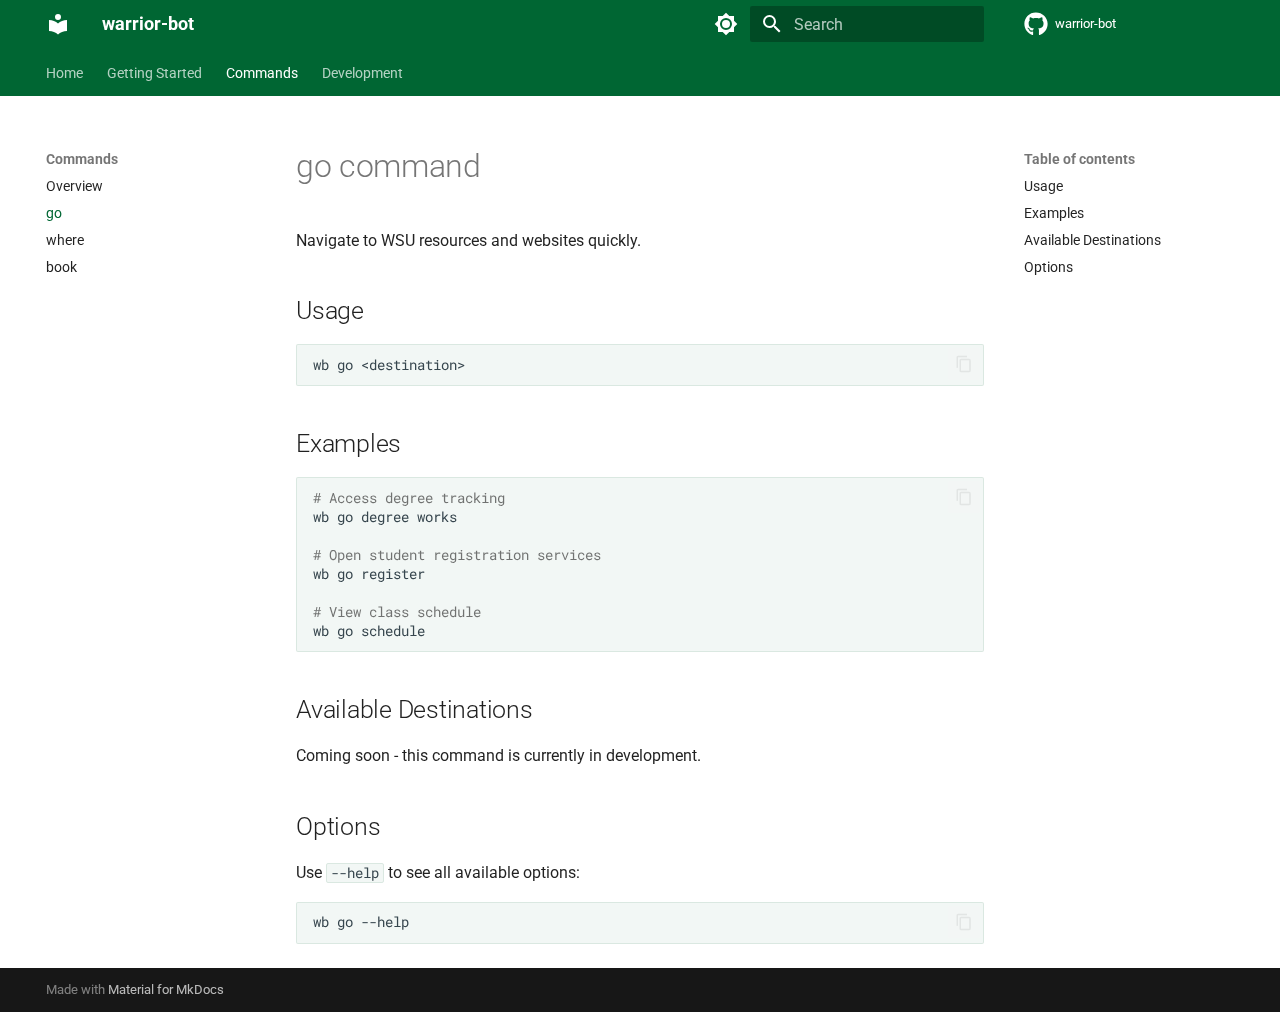
<file: commands/go/index.html>
<!doctype html>
<html lang="en" class="no-js">
  <head>
    
      <meta charset="utf-8">
      <meta name="viewport" content="width=device-width,initial-scale=1">
      
        <meta name="description" content="Terminal assistant for Wayne State University students">
      
      
      
        <link rel="canonical" href="https://WSU-4110.github.io/warrior-bot/commands/go/">
      
      
        <link rel="prev" href="../">
      
      
        <link rel="next" href="../where/">
      
      
        
      
      
      <link rel="icon" href="../../assets/images/favicon.png">
      <meta name="generator" content="mkdocs-1.6.1, mkdocs-material-9.7.1">
    
    
      
        <title>go - warrior-bot</title>
      
    
    
      <link rel="stylesheet" href="../../assets/stylesheets/main.484c7ddc.min.css">
      
        
        <link rel="stylesheet" href="../../assets/stylesheets/palette.ab4e12ef.min.css">
      
      


    
    
      
    
    
      
        
        
        <link rel="preconnect" href="https://fonts.gstatic.com" crossorigin>
        <link rel="stylesheet" href="https://fonts.googleapis.com/css?family=Roboto:300,300i,400,400i,700,700i%7CRoboto+Mono:400,400i,700,700i&display=fallback">
        <style>:root{--md-text-font:"Roboto";--md-code-font:"Roboto Mono"}</style>
      
    
    
      <link rel="stylesheet" href="../../stylesheets/extra.css">
    
    <script>__md_scope=new URL("../..",location),__md_hash=e=>[...e].reduce(((e,_)=>(e<<5)-e+_.charCodeAt(0)),0),__md_get=(e,_=localStorage,t=__md_scope)=>JSON.parse(_.getItem(t.pathname+"."+e)),__md_set=(e,_,t=localStorage,a=__md_scope)=>{try{t.setItem(a.pathname+"."+e,JSON.stringify(_))}catch(e){}}</script>
    
      

    
    
  </head>
  
  
    
    
      
    
    
    
    
    <body dir="ltr" data-md-color-scheme="default" data-md-color-primary="custom" data-md-color-accent="custom">
  
    
    <input class="md-toggle" data-md-toggle="drawer" type="checkbox" id="__drawer" autocomplete="off">
    <input class="md-toggle" data-md-toggle="search" type="checkbox" id="__search" autocomplete="off">
    <label class="md-overlay" for="__drawer"></label>
    <div data-md-component="skip">
      
        
        <a href="#go-command" class="md-skip">
          Skip to content
        </a>
      
    </div>
    <div data-md-component="announce">
      
    </div>
    
    
      

<header class="md-header" data-md-component="header">
  <nav class="md-header__inner md-grid" aria-label="Header">
    <a href="../.." title="warrior-bot" class="md-header__button md-logo" aria-label="warrior-bot" data-md-component="logo">
      
  
  <svg xmlns="http://www.w3.org/2000/svg" viewBox="0 0 24 24"><path d="M12 8a3 3 0 0 0 3-3 3 3 0 0 0-3-3 3 3 0 0 0-3 3 3 3 0 0 0 3 3m0 3.54C9.64 9.35 6.5 8 3 8v11c3.5 0 6.64 1.35 9 3.54 2.36-2.19 5.5-3.54 9-3.54V8c-3.5 0-6.64 1.35-9 3.54"/></svg>

    </a>
    <label class="md-header__button md-icon" for="__drawer">
      
      <svg xmlns="http://www.w3.org/2000/svg" viewBox="0 0 24 24"><path d="M3 6h18v2H3zm0 5h18v2H3zm0 5h18v2H3z"/></svg>
    </label>
    <div class="md-header__title" data-md-component="header-title">
      <div class="md-header__ellipsis">
        <div class="md-header__topic">
          <span class="md-ellipsis">
            warrior-bot
          </span>
        </div>
        <div class="md-header__topic" data-md-component="header-topic">
          <span class="md-ellipsis">
            
              go
            
          </span>
        </div>
      </div>
    </div>
    
      
        <form class="md-header__option" data-md-component="palette">
  
    
    
    
    <input class="md-option" data-md-color-media="" data-md-color-scheme="default" data-md-color-primary="custom" data-md-color-accent="custom"  aria-label="Switch to dark mode"  type="radio" name="__palette" id="__palette_0">
    
      <label class="md-header__button md-icon" title="Switch to dark mode" for="__palette_1" hidden>
        <svg xmlns="http://www.w3.org/2000/svg" viewBox="0 0 24 24"><path d="M12 8a4 4 0 0 0-4 4 4 4 0 0 0 4 4 4 4 0 0 0 4-4 4 4 0 0 0-4-4m0 10a6 6 0 0 1-6-6 6 6 0 0 1 6-6 6 6 0 0 1 6 6 6 6 0 0 1-6 6m8-9.31V4h-4.69L12 .69 8.69 4H4v4.69L.69 12 4 15.31V20h4.69L12 23.31 15.31 20H20v-4.69L23.31 12z"/></svg>
      </label>
    
  
    
    
    
    <input class="md-option" data-md-color-media="" data-md-color-scheme="slate" data-md-color-primary="custom" data-md-color-accent="custom"  aria-label="Switch to light mode"  type="radio" name="__palette" id="__palette_1">
    
      <label class="md-header__button md-icon" title="Switch to light mode" for="__palette_0" hidden>
        <svg xmlns="http://www.w3.org/2000/svg" viewBox="0 0 24 24"><path d="M12 18c-.89 0-1.74-.2-2.5-.55C11.56 16.5 13 14.42 13 12s-1.44-4.5-3.5-5.45C10.26 6.2 11.11 6 12 6a6 6 0 0 1 6 6 6 6 0 0 1-6 6m8-9.31V4h-4.69L12 .69 8.69 4H4v4.69L.69 12 4 15.31V20h4.69L12 23.31 15.31 20H20v-4.69L23.31 12z"/></svg>
      </label>
    
  
</form>
      
    
    
      <script>var palette=__md_get("__palette");if(palette&&palette.color){if("(prefers-color-scheme)"===palette.color.media){var media=matchMedia("(prefers-color-scheme: light)"),input=document.querySelector(media.matches?"[data-md-color-media='(prefers-color-scheme: light)']":"[data-md-color-media='(prefers-color-scheme: dark)']");palette.color.media=input.getAttribute("data-md-color-media"),palette.color.scheme=input.getAttribute("data-md-color-scheme"),palette.color.primary=input.getAttribute("data-md-color-primary"),palette.color.accent=input.getAttribute("data-md-color-accent")}for(var[key,value]of Object.entries(palette.color))document.body.setAttribute("data-md-color-"+key,value)}</script>
    
    
    
      
      
        <label class="md-header__button md-icon" for="__search">
          
          <svg xmlns="http://www.w3.org/2000/svg" viewBox="0 0 24 24"><path d="M9.5 3A6.5 6.5 0 0 1 16 9.5c0 1.61-.59 3.09-1.56 4.23l.27.27h.79l5 5-1.5 1.5-5-5v-.79l-.27-.27A6.52 6.52 0 0 1 9.5 16 6.5 6.5 0 0 1 3 9.5 6.5 6.5 0 0 1 9.5 3m0 2C7 5 5 7 5 9.5S7 14 9.5 14 14 12 14 9.5 12 5 9.5 5"/></svg>
        </label>
        <div class="md-search" data-md-component="search" role="dialog">
  <label class="md-search__overlay" for="__search"></label>
  <div class="md-search__inner" role="search">
    <form class="md-search__form" name="search">
      <input type="text" class="md-search__input" name="query" aria-label="Search" placeholder="Search" autocapitalize="off" autocorrect="off" autocomplete="off" spellcheck="false" data-md-component="search-query" required>
      <label class="md-search__icon md-icon" for="__search">
        
        <svg xmlns="http://www.w3.org/2000/svg" viewBox="0 0 24 24"><path d="M9.5 3A6.5 6.5 0 0 1 16 9.5c0 1.61-.59 3.09-1.56 4.23l.27.27h.79l5 5-1.5 1.5-5-5v-.79l-.27-.27A6.52 6.52 0 0 1 9.5 16 6.5 6.5 0 0 1 3 9.5 6.5 6.5 0 0 1 9.5 3m0 2C7 5 5 7 5 9.5S7 14 9.5 14 14 12 14 9.5 12 5 9.5 5"/></svg>
        
        <svg xmlns="http://www.w3.org/2000/svg" viewBox="0 0 24 24"><path d="M20 11v2H8l5.5 5.5-1.42 1.42L4.16 12l7.92-7.92L13.5 5.5 8 11z"/></svg>
      </label>
      <nav class="md-search__options" aria-label="Search">
        
        <button type="reset" class="md-search__icon md-icon" title="Clear" aria-label="Clear" tabindex="-1">
          
          <svg xmlns="http://www.w3.org/2000/svg" viewBox="0 0 24 24"><path d="M19 6.41 17.59 5 12 10.59 6.41 5 5 6.41 10.59 12 5 17.59 6.41 19 12 13.41 17.59 19 19 17.59 13.41 12z"/></svg>
        </button>
      </nav>
      
        <div class="md-search__suggest" data-md-component="search-suggest"></div>
      
    </form>
    <div class="md-search__output">
      <div class="md-search__scrollwrap" tabindex="0" data-md-scrollfix>
        <div class="md-search-result" data-md-component="search-result">
          <div class="md-search-result__meta">
            Initializing search
          </div>
          <ol class="md-search-result__list" role="presentation"></ol>
        </div>
      </div>
    </div>
  </div>
</div>
      
    
    
      <div class="md-header__source">
        <a href="https://github.com/WSU-4110/warrior-bot" title="Go to repository" class="md-source" data-md-component="source">
  <div class="md-source__icon md-icon">
    
    <svg xmlns="http://www.w3.org/2000/svg" viewBox="0 0 512 512"><!--! Font Awesome Free 7.1.0 by @fontawesome - https://fontawesome.com License - https://fontawesome.com/license/free (Icons: CC BY 4.0, Fonts: SIL OFL 1.1, Code: MIT License) Copyright 2025 Fonticons, Inc.--><path d="M173.9 397.4c0 2-2.3 3.6-5.2 3.6-3.3.3-5.6-1.3-5.6-3.6 0-2 2.3-3.6 5.2-3.6 3-.3 5.6 1.3 5.6 3.6m-31.1-4.5c-.7 2 1.3 4.3 4.3 4.9 2.6 1 5.6 0 6.2-2s-1.3-4.3-4.3-5.2c-2.6-.7-5.5.3-6.2 2.3m44.2-1.7c-2.9.7-4.9 2.6-4.6 4.9.3 2 2.9 3.3 5.9 2.6 2.9-.7 4.9-2.6 4.6-4.6-.3-1.9-3-3.2-5.9-2.9M252.8 8C114.1 8 8 113.3 8 252c0 110.9 69.8 205.8 169.5 239.2 12.8 2.3 17.3-5.6 17.3-12.1 0-6.2-.3-40.4-.3-61.4 0 0-70 15-84.7-29.8 0 0-11.4-29.1-27.8-36.6 0 0-22.9-15.7 1.6-15.4 0 0 24.9 2 38.6 25.8 21.9 38.6 58.6 27.5 72.9 20.9 2.3-16 8.8-27.1 16-33.7-55.9-6.2-112.3-14.3-112.3-110.5 0-27.5 7.6-41.3 23.6-58.9-2.6-6.5-11.1-33.3 2.6-67.9 20.9-6.5 69 27 69 27 20-5.6 41.5-8.5 62.8-8.5s42.8 2.9 62.8 8.5c0 0 48.1-33.6 69-27 13.7 34.7 5.2 61.4 2.6 67.9 16 17.7 25.8 31.5 25.8 58.9 0 96.5-58.9 104.2-114.8 110.5 9.2 7.9 17 22.9 17 46.4 0 33.7-.3 75.4-.3 83.6 0 6.5 4.6 14.4 17.3 12.1C436.2 457.8 504 362.9 504 252 504 113.3 391.5 8 252.8 8M105.2 352.9c-1.3 1-1 3.3.7 5.2 1.6 1.6 3.9 2.3 5.2 1 1.3-1 1-3.3-.7-5.2-1.6-1.6-3.9-2.3-5.2-1m-10.8-8.1c-.7 1.3.3 2.9 2.3 3.9 1.6 1 3.6.7 4.3-.7.7-1.3-.3-2.9-2.3-3.9-2-.6-3.6-.3-4.3.7m32.4 35.6c-1.6 1.3-1 4.3 1.3 6.2 2.3 2.3 5.2 2.6 6.5 1 1.3-1.3.7-4.3-1.3-6.2-2.2-2.3-5.2-2.6-6.5-1m-11.4-14.7c-1.6 1-1.6 3.6 0 5.9s4.3 3.3 5.6 2.3c1.6-1.3 1.6-3.9 0-6.2-1.4-2.3-4-3.3-5.6-2"/></svg>
  </div>
  <div class="md-source__repository">
    warrior-bot
  </div>
</a>
      </div>
    
  </nav>
  
</header>
    
    <div class="md-container" data-md-component="container">
      
      
        
          
            
<nav class="md-tabs" aria-label="Tabs" data-md-component="tabs">
  <div class="md-grid">
    <ul class="md-tabs__list">
      
        
  
  
  
  
    <li class="md-tabs__item">
      <a href="../.." class="md-tabs__link">
        
  
  
    
  
  Home

      </a>
    </li>
  

      
        
  
  
  
  
    
    
      <li class="md-tabs__item">
        <a href="../../getting-started/installation/" class="md-tabs__link">
          
  
  
  Getting Started

        </a>
      </li>
    
  

      
        
  
  
  
    
  
  
    
    
      <li class="md-tabs__item md-tabs__item--active">
        <a href="../" class="md-tabs__link">
          
  
  
  Commands

        </a>
      </li>
    
  

      
        
  
  
  
  
    
    
      <li class="md-tabs__item">
        <a href="../../development/contributing/" class="md-tabs__link">
          
  
  
  Development

        </a>
      </li>
    
  

      
    </ul>
  </div>
</nav>
          
        
      
      <main class="md-main" data-md-component="main">
        <div class="md-main__inner md-grid">
          
            
              
              <div class="md-sidebar md-sidebar--primary" data-md-component="sidebar" data-md-type="navigation" >
                <div class="md-sidebar__scrollwrap">
                  <div class="md-sidebar__inner">
                    


  


<nav class="md-nav md-nav--primary md-nav--lifted" aria-label="Navigation" data-md-level="0">
  <label class="md-nav__title" for="__drawer">
    <a href="../.." title="warrior-bot" class="md-nav__button md-logo" aria-label="warrior-bot" data-md-component="logo">
      
  
  <svg xmlns="http://www.w3.org/2000/svg" viewBox="0 0 24 24"><path d="M12 8a3 3 0 0 0 3-3 3 3 0 0 0-3-3 3 3 0 0 0-3 3 3 3 0 0 0 3 3m0 3.54C9.64 9.35 6.5 8 3 8v11c3.5 0 6.64 1.35 9 3.54 2.36-2.19 5.5-3.54 9-3.54V8c-3.5 0-6.64 1.35-9 3.54"/></svg>

    </a>
    warrior-bot
  </label>
  
    <div class="md-nav__source">
      <a href="https://github.com/WSU-4110/warrior-bot" title="Go to repository" class="md-source" data-md-component="source">
  <div class="md-source__icon md-icon">
    
    <svg xmlns="http://www.w3.org/2000/svg" viewBox="0 0 512 512"><!--! Font Awesome Free 7.1.0 by @fontawesome - https://fontawesome.com License - https://fontawesome.com/license/free (Icons: CC BY 4.0, Fonts: SIL OFL 1.1, Code: MIT License) Copyright 2025 Fonticons, Inc.--><path d="M173.9 397.4c0 2-2.3 3.6-5.2 3.6-3.3.3-5.6-1.3-5.6-3.6 0-2 2.3-3.6 5.2-3.6 3-.3 5.6 1.3 5.6 3.6m-31.1-4.5c-.7 2 1.3 4.3 4.3 4.9 2.6 1 5.6 0 6.2-2s-1.3-4.3-4.3-5.2c-2.6-.7-5.5.3-6.2 2.3m44.2-1.7c-2.9.7-4.9 2.6-4.6 4.9.3 2 2.9 3.3 5.9 2.6 2.9-.7 4.9-2.6 4.6-4.6-.3-1.9-3-3.2-5.9-2.9M252.8 8C114.1 8 8 113.3 8 252c0 110.9 69.8 205.8 169.5 239.2 12.8 2.3 17.3-5.6 17.3-12.1 0-6.2-.3-40.4-.3-61.4 0 0-70 15-84.7-29.8 0 0-11.4-29.1-27.8-36.6 0 0-22.9-15.7 1.6-15.4 0 0 24.9 2 38.6 25.8 21.9 38.6 58.6 27.5 72.9 20.9 2.3-16 8.8-27.1 16-33.7-55.9-6.2-112.3-14.3-112.3-110.5 0-27.5 7.6-41.3 23.6-58.9-2.6-6.5-11.1-33.3 2.6-67.9 20.9-6.5 69 27 69 27 20-5.6 41.5-8.5 62.8-8.5s42.8 2.9 62.8 8.5c0 0 48.1-33.6 69-27 13.7 34.7 5.2 61.4 2.6 67.9 16 17.7 25.8 31.5 25.8 58.9 0 96.5-58.9 104.2-114.8 110.5 9.2 7.9 17 22.9 17 46.4 0 33.7-.3 75.4-.3 83.6 0 6.5 4.6 14.4 17.3 12.1C436.2 457.8 504 362.9 504 252 504 113.3 391.5 8 252.8 8M105.2 352.9c-1.3 1-1 3.3.7 5.2 1.6 1.6 3.9 2.3 5.2 1 1.3-1 1-3.3-.7-5.2-1.6-1.6-3.9-2.3-5.2-1m-10.8-8.1c-.7 1.3.3 2.9 2.3 3.9 1.6 1 3.6.7 4.3-.7.7-1.3-.3-2.9-2.3-3.9-2-.6-3.6-.3-4.3.7m32.4 35.6c-1.6 1.3-1 4.3 1.3 6.2 2.3 2.3 5.2 2.6 6.5 1 1.3-1.3.7-4.3-1.3-6.2-2.2-2.3-5.2-2.6-6.5-1m-11.4-14.7c-1.6 1-1.6 3.6 0 5.9s4.3 3.3 5.6 2.3c1.6-1.3 1.6-3.9 0-6.2-1.4-2.3-4-3.3-5.6-2"/></svg>
  </div>
  <div class="md-source__repository">
    warrior-bot
  </div>
</a>
    </div>
  
  <ul class="md-nav__list" data-md-scrollfix>
    
      
      
  
  
  
  
    <li class="md-nav__item">
      <a href="../.." class="md-nav__link">
        
  
  
  <span class="md-ellipsis">
    
  
    Home
  

    
  </span>
  
  

      </a>
    </li>
  

    
      
      
  
  
  
  
    
    
    
    
      
      
        
      
    
    
    <li class="md-nav__item md-nav__item--nested">
      
        
        
          
        
        <input class="md-nav__toggle md-toggle md-toggle--indeterminate" type="checkbox" id="__nav_2" >
        
          
          <label class="md-nav__link" for="__nav_2" id="__nav_2_label" tabindex="0">
            
  
  
  <span class="md-ellipsis">
    
  
    Getting Started
  

    
  </span>
  
  

            <span class="md-nav__icon md-icon"></span>
          </label>
        
        <nav class="md-nav" data-md-level="1" aria-labelledby="__nav_2_label" aria-expanded="false">
          <label class="md-nav__title" for="__nav_2">
            <span class="md-nav__icon md-icon"></span>
            
  
    Getting Started
  

          </label>
          <ul class="md-nav__list" data-md-scrollfix>
            
              
                
  
  
  
  
    <li class="md-nav__item">
      <a href="../../getting-started/installation/" class="md-nav__link">
        
  
  
  <span class="md-ellipsis">
    
  
    Installation
  

    
  </span>
  
  

      </a>
    </li>
  

              
            
              
                
  
  
  
  
    <li class="md-nav__item">
      <a href="../../getting-started/quick-start/" class="md-nav__link">
        
  
  
  <span class="md-ellipsis">
    
  
    Quick Start
  

    
  </span>
  
  

      </a>
    </li>
  

              
            
          </ul>
        </nav>
      
    </li>
  

    
      
      
  
  
    
  
  
  
    
    
    
    
      
        
        
      
      
        
      
    
    
    <li class="md-nav__item md-nav__item--active md-nav__item--section md-nav__item--nested">
      
        
        
        <input class="md-nav__toggle md-toggle " type="checkbox" id="__nav_3" checked>
        
          
          <label class="md-nav__link" for="__nav_3" id="__nav_3_label" tabindex="">
            
  
  
  <span class="md-ellipsis">
    
  
    Commands
  

    
  </span>
  
  

            <span class="md-nav__icon md-icon"></span>
          </label>
        
        <nav class="md-nav" data-md-level="1" aria-labelledby="__nav_3_label" aria-expanded="true">
          <label class="md-nav__title" for="__nav_3">
            <span class="md-nav__icon md-icon"></span>
            
  
    Commands
  

          </label>
          <ul class="md-nav__list" data-md-scrollfix>
            
              
                
  
  
  
  
    <li class="md-nav__item">
      <a href="../" class="md-nav__link">
        
  
  
  <span class="md-ellipsis">
    
  
    Overview
  

    
  </span>
  
  

      </a>
    </li>
  

              
            
              
                
  
  
    
  
  
  
    <li class="md-nav__item md-nav__item--active">
      
      <input class="md-nav__toggle md-toggle" type="checkbox" id="__toc">
      
      
        
      
      
        <label class="md-nav__link md-nav__link--active" for="__toc">
          
  
  
  <span class="md-ellipsis">
    
  
    go
  

    
  </span>
  
  

          <span class="md-nav__icon md-icon"></span>
        </label>
      
      <a href="./" class="md-nav__link md-nav__link--active">
        
  
  
  <span class="md-ellipsis">
    
  
    go
  

    
  </span>
  
  

      </a>
      
        

<nav class="md-nav md-nav--secondary" aria-label="Table of contents">
  
  
  
    
  
  
    <label class="md-nav__title" for="__toc">
      <span class="md-nav__icon md-icon"></span>
      Table of contents
    </label>
    <ul class="md-nav__list" data-md-component="toc" data-md-scrollfix>
      
        <li class="md-nav__item">
  <a href="#usage" class="md-nav__link">
    <span class="md-ellipsis">
      
        Usage
      
    </span>
  </a>
  
</li>
      
        <li class="md-nav__item">
  <a href="#examples" class="md-nav__link">
    <span class="md-ellipsis">
      
        Examples
      
    </span>
  </a>
  
</li>
      
        <li class="md-nav__item">
  <a href="#available-destinations" class="md-nav__link">
    <span class="md-ellipsis">
      
        Available Destinations
      
    </span>
  </a>
  
</li>
      
        <li class="md-nav__item">
  <a href="#options" class="md-nav__link">
    <span class="md-ellipsis">
      
        Options
      
    </span>
  </a>
  
</li>
      
    </ul>
  
</nav>
      
    </li>
  

              
            
              
                
  
  
  
  
    <li class="md-nav__item">
      <a href="../where/" class="md-nav__link">
        
  
  
  <span class="md-ellipsis">
    
  
    where
  

    
  </span>
  
  

      </a>
    </li>
  

              
            
              
                
  
  
  
  
    <li class="md-nav__item">
      <a href="../book/" class="md-nav__link">
        
  
  
  <span class="md-ellipsis">
    
  
    book
  

    
  </span>
  
  

      </a>
    </li>
  

              
            
          </ul>
        </nav>
      
    </li>
  

    
      
      
  
  
  
  
    
    
    
    
      
      
        
      
    
    
    <li class="md-nav__item md-nav__item--nested">
      
        
        
          
        
        <input class="md-nav__toggle md-toggle md-toggle--indeterminate" type="checkbox" id="__nav_4" >
        
          
          <label class="md-nav__link" for="__nav_4" id="__nav_4_label" tabindex="0">
            
  
  
  <span class="md-ellipsis">
    
  
    Development
  

    
  </span>
  
  

            <span class="md-nav__icon md-icon"></span>
          </label>
        
        <nav class="md-nav" data-md-level="1" aria-labelledby="__nav_4_label" aria-expanded="false">
          <label class="md-nav__title" for="__nav_4">
            <span class="md-nav__icon md-icon"></span>
            
  
    Development
  

          </label>
          <ul class="md-nav__list" data-md-scrollfix>
            
              
                
  
  
  
  
    <li class="md-nav__item">
      <a href="../../development/contributing/" class="md-nav__link">
        
  
  
  <span class="md-ellipsis">
    
  
    Contributing
  

    
  </span>
  
  

      </a>
    </li>
  

              
            
              
                
  
  
  
  
    <li class="md-nav__item">
      <a href="../../development/architecture/" class="md-nav__link">
        
  
  
  <span class="md-ellipsis">
    
  
    Architecture
  

    
  </span>
  
  

      </a>
    </li>
  

              
            
          </ul>
        </nav>
      
    </li>
  

    
  </ul>
</nav>
                  </div>
                </div>
              </div>
            
            
              
              <div class="md-sidebar md-sidebar--secondary" data-md-component="sidebar" data-md-type="toc" >
                <div class="md-sidebar__scrollwrap">
                  <div class="md-sidebar__inner">
                    

<nav class="md-nav md-nav--secondary" aria-label="Table of contents">
  
  
  
    
  
  
    <label class="md-nav__title" for="__toc">
      <span class="md-nav__icon md-icon"></span>
      Table of contents
    </label>
    <ul class="md-nav__list" data-md-component="toc" data-md-scrollfix>
      
        <li class="md-nav__item">
  <a href="#usage" class="md-nav__link">
    <span class="md-ellipsis">
      
        Usage
      
    </span>
  </a>
  
</li>
      
        <li class="md-nav__item">
  <a href="#examples" class="md-nav__link">
    <span class="md-ellipsis">
      
        Examples
      
    </span>
  </a>
  
</li>
      
        <li class="md-nav__item">
  <a href="#available-destinations" class="md-nav__link">
    <span class="md-ellipsis">
      
        Available Destinations
      
    </span>
  </a>
  
</li>
      
        <li class="md-nav__item">
  <a href="#options" class="md-nav__link">
    <span class="md-ellipsis">
      
        Options
      
    </span>
  </a>
  
</li>
      
    </ul>
  
</nav>
                  </div>
                </div>
              </div>
            
          
          
            <div class="md-content" data-md-component="content">
              
              <article class="md-content__inner md-typeset">
                
                  


  
  


<h1 id="go-command">go command</h1>
<p>Navigate to WSU resources and websites quickly.</p>
<h2 id="usage">Usage</h2>
<div class="highlight"><pre><span></span><code><a id="__codelineno-0-1" name="__codelineno-0-1" href="#__codelineno-0-1"></a>wb<span class="w"> </span>go<span class="w"> </span>&lt;destination&gt;
</code></pre></div>
<h2 id="examples">Examples</h2>
<div class="highlight"><pre><span></span><code><a id="__codelineno-1-1" name="__codelineno-1-1" href="#__codelineno-1-1"></a><span class="c1"># Access degree tracking</span>
<a id="__codelineno-1-2" name="__codelineno-1-2" href="#__codelineno-1-2"></a>wb<span class="w"> </span>go<span class="w"> </span>degree<span class="w"> </span>works
<a id="__codelineno-1-3" name="__codelineno-1-3" href="#__codelineno-1-3"></a>
<a id="__codelineno-1-4" name="__codelineno-1-4" href="#__codelineno-1-4"></a><span class="c1"># Open student registration services</span>
<a id="__codelineno-1-5" name="__codelineno-1-5" href="#__codelineno-1-5"></a>wb<span class="w"> </span>go<span class="w"> </span>register
<a id="__codelineno-1-6" name="__codelineno-1-6" href="#__codelineno-1-6"></a>
<a id="__codelineno-1-7" name="__codelineno-1-7" href="#__codelineno-1-7"></a><span class="c1"># View class schedule</span>
<a id="__codelineno-1-8" name="__codelineno-1-8" href="#__codelineno-1-8"></a>wb<span class="w"> </span>go<span class="w"> </span>schedule
</code></pre></div>
<h2 id="available-destinations">Available Destinations</h2>
<p>Coming soon - this command is currently in development.</p>
<h2 id="options">Options</h2>
<p>Use <code>--help</code> to see all available options:</p>
<div class="highlight"><pre><span></span><code><a id="__codelineno-2-1" name="__codelineno-2-1" href="#__codelineno-2-1"></a>wb<span class="w"> </span>go<span class="w"> </span>--help
</code></pre></div>












                
              </article>
            </div>
          
          
<script>var target=document.getElementById(location.hash.slice(1));target&&target.name&&(target.checked=target.name.startsWith("__tabbed_"))</script>
        </div>
        
          <button type="button" class="md-top md-icon" data-md-component="top" hidden>
  
  <svg xmlns="http://www.w3.org/2000/svg" viewBox="0 0 24 24"><path d="M13 20h-2V8l-5.5 5.5-1.42-1.42L12 4.16l7.92 7.92-1.42 1.42L13 8z"/></svg>
  Back to top
</button>
        
      </main>
      
        <footer class="md-footer">
  
  <div class="md-footer-meta md-typeset">
    <div class="md-footer-meta__inner md-grid">
      <div class="md-copyright">
  
  
    Made with
    <a href="https://squidfunk.github.io/mkdocs-material/" target="_blank" rel="noopener">
      Material for MkDocs
    </a>
  
</div>
      
    </div>
  </div>
</footer>
      
    </div>
    <div class="md-dialog" data-md-component="dialog">
      <div class="md-dialog__inner md-typeset"></div>
    </div>
    
    
    
      
      
      <script id="__config" type="application/json">{"annotate": null, "base": "../..", "features": ["navigation.tabs", "navigation.sections", "navigation.expand", "navigation.top", "search.suggest", "search.highlight", "content.code.copy"], "search": "../../assets/javascripts/workers/search.2c215733.min.js", "tags": null, "translations": {"clipboard.copied": "Copied to clipboard", "clipboard.copy": "Copy to clipboard", "search.result.more.one": "1 more on this page", "search.result.more.other": "# more on this page", "search.result.none": "No matching documents", "search.result.one": "1 matching document", "search.result.other": "# matching documents", "search.result.placeholder": "Type to start searching", "search.result.term.missing": "Missing", "select.version": "Select version"}, "version": null}</script>
    
    
      <script src="../../assets/javascripts/bundle.79ae519e.min.js"></script>
      
    
  </body>
</html>
</file>
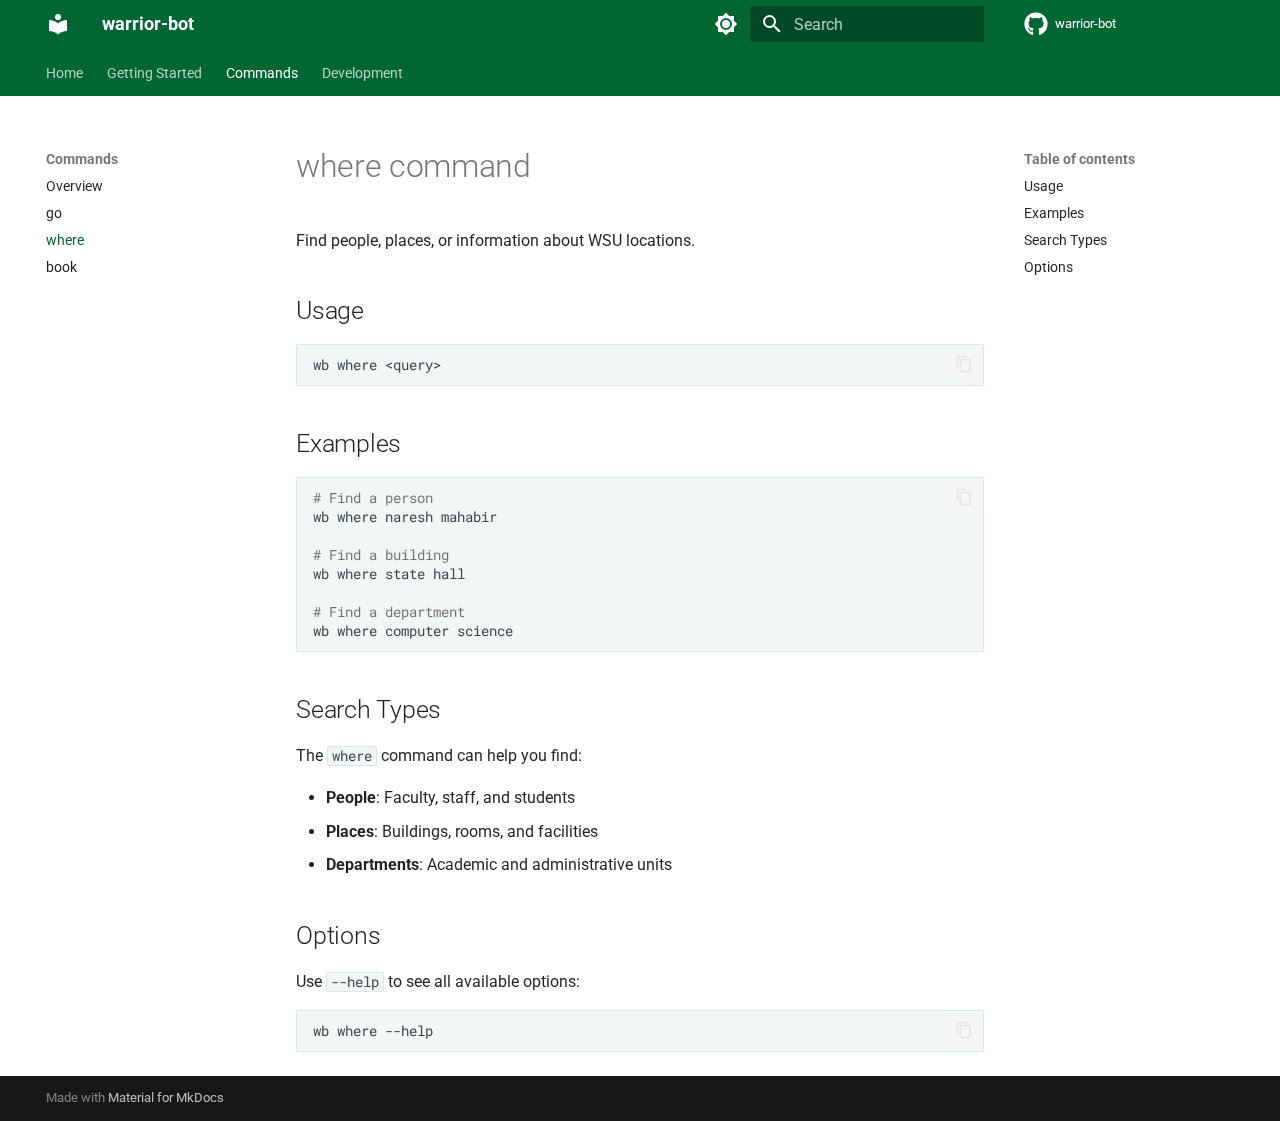
<file: commands/where/index.html>
<!doctype html>
<html lang="en" class="no-js">
  <head>
    
      <meta charset="utf-8">
      <meta name="viewport" content="width=device-width,initial-scale=1">
      
        <meta name="description" content="Terminal assistant for Wayne State University students">
      
      
      
        <link rel="canonical" href="https://github.com/WSU-4110/warrior-bot/commands/where/">
      
      
        <link rel="prev" href="../go/">
      
      
        <link rel="next" href="../book/">
      
      
        
      
      
      <link rel="icon" href="../../assets/images/favicon.png">
      <meta name="generator" content="mkdocs-1.6.1, mkdocs-material-9.7.1">
    
    
      
        <title>where - warrior-bot</title>
      
    
    
      <link rel="stylesheet" href="../../assets/stylesheets/main.484c7ddc.min.css">
      
        
        <link rel="stylesheet" href="../../assets/stylesheets/palette.ab4e12ef.min.css">
      
      


    
    
      
    
    
      
        
        
        <link rel="preconnect" href="https://fonts.gstatic.com" crossorigin>
        <link rel="stylesheet" href="https://fonts.googleapis.com/css?family=Roboto:300,300i,400,400i,700,700i%7CRoboto+Mono:400,400i,700,700i&display=fallback">
        <style>:root{--md-text-font:"Roboto";--md-code-font:"Roboto Mono"}</style>
      
    
    
      <link rel="stylesheet" href="../../stylesheets/extra.css">
    
    <script>__md_scope=new URL("../..",location),__md_hash=e=>[...e].reduce(((e,_)=>(e<<5)-e+_.charCodeAt(0)),0),__md_get=(e,_=localStorage,t=__md_scope)=>JSON.parse(_.getItem(t.pathname+"."+e)),__md_set=(e,_,t=localStorage,a=__md_scope)=>{try{t.setItem(a.pathname+"."+e,JSON.stringify(_))}catch(e){}}</script>
    
      

    
    
  </head>
  
  
    
    
      
    
    
    
    
    <body dir="ltr" data-md-color-scheme="default" data-md-color-primary="custom" data-md-color-accent="custom">
  
    
    <input class="md-toggle" data-md-toggle="drawer" type="checkbox" id="__drawer" autocomplete="off">
    <input class="md-toggle" data-md-toggle="search" type="checkbox" id="__search" autocomplete="off">
    <label class="md-overlay" for="__drawer"></label>
    <div data-md-component="skip">
      
        
        <a href="#where-command" class="md-skip">
          Skip to content
        </a>
      
    </div>
    <div data-md-component="announce">
      
    </div>
    
    
      

<header class="md-header" data-md-component="header">
  <nav class="md-header__inner md-grid" aria-label="Header">
    <a href="../.." title="warrior-bot" class="md-header__button md-logo" aria-label="warrior-bot" data-md-component="logo">
      
  
  <svg xmlns="http://www.w3.org/2000/svg" viewBox="0 0 24 24"><path d="M12 8a3 3 0 0 0 3-3 3 3 0 0 0-3-3 3 3 0 0 0-3 3 3 3 0 0 0 3 3m0 3.54C9.64 9.35 6.5 8 3 8v11c3.5 0 6.64 1.35 9 3.54 2.36-2.19 5.5-3.54 9-3.54V8c-3.5 0-6.64 1.35-9 3.54"/></svg>

    </a>
    <label class="md-header__button md-icon" for="__drawer">
      
      <svg xmlns="http://www.w3.org/2000/svg" viewBox="0 0 24 24"><path d="M3 6h18v2H3zm0 5h18v2H3zm0 5h18v2H3z"/></svg>
    </label>
    <div class="md-header__title" data-md-component="header-title">
      <div class="md-header__ellipsis">
        <div class="md-header__topic">
          <span class="md-ellipsis">
            warrior-bot
          </span>
        </div>
        <div class="md-header__topic" data-md-component="header-topic">
          <span class="md-ellipsis">
            
              where
            
          </span>
        </div>
      </div>
    </div>
    
      
        <form class="md-header__option" data-md-component="palette">
  
    
    
    
    <input class="md-option" data-md-color-media="" data-md-color-scheme="default" data-md-color-primary="custom" data-md-color-accent="custom"  aria-label="Switch to dark mode"  type="radio" name="__palette" id="__palette_0">
    
      <label class="md-header__button md-icon" title="Switch to dark mode" for="__palette_1" hidden>
        <svg xmlns="http://www.w3.org/2000/svg" viewBox="0 0 24 24"><path d="M12 8a4 4 0 0 0-4 4 4 4 0 0 0 4 4 4 4 0 0 0 4-4 4 4 0 0 0-4-4m0 10a6 6 0 0 1-6-6 6 6 0 0 1 6-6 6 6 0 0 1 6 6 6 6 0 0 1-6 6m8-9.31V4h-4.69L12 .69 8.69 4H4v4.69L.69 12 4 15.31V20h4.69L12 23.31 15.31 20H20v-4.69L23.31 12z"/></svg>
      </label>
    
  
    
    
    
    <input class="md-option" data-md-color-media="" data-md-color-scheme="slate" data-md-color-primary="custom" data-md-color-accent="custom"  aria-label="Switch to light mode"  type="radio" name="__palette" id="__palette_1">
    
      <label class="md-header__button md-icon" title="Switch to light mode" for="__palette_0" hidden>
        <svg xmlns="http://www.w3.org/2000/svg" viewBox="0 0 24 24"><path d="M12 18c-.89 0-1.74-.2-2.5-.55C11.56 16.5 13 14.42 13 12s-1.44-4.5-3.5-5.45C10.26 6.2 11.11 6 12 6a6 6 0 0 1 6 6 6 6 0 0 1-6 6m8-9.31V4h-4.69L12 .69 8.69 4H4v4.69L.69 12 4 15.31V20h4.69L12 23.31 15.31 20H20v-4.69L23.31 12z"/></svg>
      </label>
    
  
</form>
      
    
    
      <script>var palette=__md_get("__palette");if(palette&&palette.color){if("(prefers-color-scheme)"===palette.color.media){var media=matchMedia("(prefers-color-scheme: light)"),input=document.querySelector(media.matches?"[data-md-color-media='(prefers-color-scheme: light)']":"[data-md-color-media='(prefers-color-scheme: dark)']");palette.color.media=input.getAttribute("data-md-color-media"),palette.color.scheme=input.getAttribute("data-md-color-scheme"),palette.color.primary=input.getAttribute("data-md-color-primary"),palette.color.accent=input.getAttribute("data-md-color-accent")}for(var[key,value]of Object.entries(palette.color))document.body.setAttribute("data-md-color-"+key,value)}</script>
    
    
    
      
      
        <label class="md-header__button md-icon" for="__search">
          
          <svg xmlns="http://www.w3.org/2000/svg" viewBox="0 0 24 24"><path d="M9.5 3A6.5 6.5 0 0 1 16 9.5c0 1.61-.59 3.09-1.56 4.23l.27.27h.79l5 5-1.5 1.5-5-5v-.79l-.27-.27A6.52 6.52 0 0 1 9.5 16 6.5 6.5 0 0 1 3 9.5 6.5 6.5 0 0 1 9.5 3m0 2C7 5 5 7 5 9.5S7 14 9.5 14 14 12 14 9.5 12 5 9.5 5"/></svg>
        </label>
        <div class="md-search" data-md-component="search" role="dialog">
  <label class="md-search__overlay" for="__search"></label>
  <div class="md-search__inner" role="search">
    <form class="md-search__form" name="search">
      <input type="text" class="md-search__input" name="query" aria-label="Search" placeholder="Search" autocapitalize="off" autocorrect="off" autocomplete="off" spellcheck="false" data-md-component="search-query" required>
      <label class="md-search__icon md-icon" for="__search">
        
        <svg xmlns="http://www.w3.org/2000/svg" viewBox="0 0 24 24"><path d="M9.5 3A6.5 6.5 0 0 1 16 9.5c0 1.61-.59 3.09-1.56 4.23l.27.27h.79l5 5-1.5 1.5-5-5v-.79l-.27-.27A6.52 6.52 0 0 1 9.5 16 6.5 6.5 0 0 1 3 9.5 6.5 6.5 0 0 1 9.5 3m0 2C7 5 5 7 5 9.5S7 14 9.5 14 14 12 14 9.5 12 5 9.5 5"/></svg>
        
        <svg xmlns="http://www.w3.org/2000/svg" viewBox="0 0 24 24"><path d="M20 11v2H8l5.5 5.5-1.42 1.42L4.16 12l7.92-7.92L13.5 5.5 8 11z"/></svg>
      </label>
      <nav class="md-search__options" aria-label="Search">
        
        <button type="reset" class="md-search__icon md-icon" title="Clear" aria-label="Clear" tabindex="-1">
          
          <svg xmlns="http://www.w3.org/2000/svg" viewBox="0 0 24 24"><path d="M19 6.41 17.59 5 12 10.59 6.41 5 5 6.41 10.59 12 5 17.59 6.41 19 12 13.41 17.59 19 19 17.59 13.41 12z"/></svg>
        </button>
      </nav>
      
        <div class="md-search__suggest" data-md-component="search-suggest"></div>
      
    </form>
    <div class="md-search__output">
      <div class="md-search__scrollwrap" tabindex="0" data-md-scrollfix>
        <div class="md-search-result" data-md-component="search-result">
          <div class="md-search-result__meta">
            Initializing search
          </div>
          <ol class="md-search-result__list" role="presentation"></ol>
        </div>
      </div>
    </div>
  </div>
</div>
      
    
    
      <div class="md-header__source">
        <a href="https://github.com/WSU-4110/warrior-bot" title="Go to repository" class="md-source" data-md-component="source">
  <div class="md-source__icon md-icon">
    
    <svg xmlns="http://www.w3.org/2000/svg" viewBox="0 0 512 512"><!--! Font Awesome Free 7.1.0 by @fontawesome - https://fontawesome.com License - https://fontawesome.com/license/free (Icons: CC BY 4.0, Fonts: SIL OFL 1.1, Code: MIT License) Copyright 2025 Fonticons, Inc.--><path d="M173.9 397.4c0 2-2.3 3.6-5.2 3.6-3.3.3-5.6-1.3-5.6-3.6 0-2 2.3-3.6 5.2-3.6 3-.3 5.6 1.3 5.6 3.6m-31.1-4.5c-.7 2 1.3 4.3 4.3 4.9 2.6 1 5.6 0 6.2-2s-1.3-4.3-4.3-5.2c-2.6-.7-5.5.3-6.2 2.3m44.2-1.7c-2.9.7-4.9 2.6-4.6 4.9.3 2 2.9 3.3 5.9 2.6 2.9-.7 4.9-2.6 4.6-4.6-.3-1.9-3-3.2-5.9-2.9M252.8 8C114.1 8 8 113.3 8 252c0 110.9 69.8 205.8 169.5 239.2 12.8 2.3 17.3-5.6 17.3-12.1 0-6.2-.3-40.4-.3-61.4 0 0-70 15-84.7-29.8 0 0-11.4-29.1-27.8-36.6 0 0-22.9-15.7 1.6-15.4 0 0 24.9 2 38.6 25.8 21.9 38.6 58.6 27.5 72.9 20.9 2.3-16 8.8-27.1 16-33.7-55.9-6.2-112.3-14.3-112.3-110.5 0-27.5 7.6-41.3 23.6-58.9-2.6-6.5-11.1-33.3 2.6-67.9 20.9-6.5 69 27 69 27 20-5.6 41.5-8.5 62.8-8.5s42.8 2.9 62.8 8.5c0 0 48.1-33.6 69-27 13.7 34.7 5.2 61.4 2.6 67.9 16 17.7 25.8 31.5 25.8 58.9 0 96.5-58.9 104.2-114.8 110.5 9.2 7.9 17 22.9 17 46.4 0 33.7-.3 75.4-.3 83.6 0 6.5 4.6 14.4 17.3 12.1C436.2 457.8 504 362.9 504 252 504 113.3 391.5 8 252.8 8M105.2 352.9c-1.3 1-1 3.3.7 5.2 1.6 1.6 3.9 2.3 5.2 1 1.3-1 1-3.3-.7-5.2-1.6-1.6-3.9-2.3-5.2-1m-10.8-8.1c-.7 1.3.3 2.9 2.3 3.9 1.6 1 3.6.7 4.3-.7.7-1.3-.3-2.9-2.3-3.9-2-.6-3.6-.3-4.3.7m32.4 35.6c-1.6 1.3-1 4.3 1.3 6.2 2.3 2.3 5.2 2.6 6.5 1 1.3-1.3.7-4.3-1.3-6.2-2.2-2.3-5.2-2.6-6.5-1m-11.4-14.7c-1.6 1-1.6 3.6 0 5.9s4.3 3.3 5.6 2.3c1.6-1.3 1.6-3.9 0-6.2-1.4-2.3-4-3.3-5.6-2"/></svg>
  </div>
  <div class="md-source__repository">
    warrior-bot
  </div>
</a>
      </div>
    
  </nav>
  
</header>
    
    <div class="md-container" data-md-component="container">
      
      
        
          
            
<nav class="md-tabs" aria-label="Tabs" data-md-component="tabs">
  <div class="md-grid">
    <ul class="md-tabs__list">
      
        
  
  
  
  
    <li class="md-tabs__item">
      <a href="../.." class="md-tabs__link">
        
  
  
    
  
  Home

      </a>
    </li>
  

      
        
  
  
  
  
    
    
      <li class="md-tabs__item">
        <a href="../../getting-started/installation/" class="md-tabs__link">
          
  
  
  Getting Started

        </a>
      </li>
    
  

      
        
  
  
  
    
  
  
    
    
      <li class="md-tabs__item md-tabs__item--active">
        <a href="../" class="md-tabs__link">
          
  
  
  Commands

        </a>
      </li>
    
  

      
        
  
  
  
  
    
    
      <li class="md-tabs__item">
        <a href="../../development/contributing/" class="md-tabs__link">
          
  
  
  Development

        </a>
      </li>
    
  

      
    </ul>
  </div>
</nav>
          
        
      
      <main class="md-main" data-md-component="main">
        <div class="md-main__inner md-grid">
          
            
              
              <div class="md-sidebar md-sidebar--primary" data-md-component="sidebar" data-md-type="navigation" >
                <div class="md-sidebar__scrollwrap">
                  <div class="md-sidebar__inner">
                    


  


<nav class="md-nav md-nav--primary md-nav--lifted" aria-label="Navigation" data-md-level="0">
  <label class="md-nav__title" for="__drawer">
    <a href="../.." title="warrior-bot" class="md-nav__button md-logo" aria-label="warrior-bot" data-md-component="logo">
      
  
  <svg xmlns="http://www.w3.org/2000/svg" viewBox="0 0 24 24"><path d="M12 8a3 3 0 0 0 3-3 3 3 0 0 0-3-3 3 3 0 0 0-3 3 3 3 0 0 0 3 3m0 3.54C9.64 9.35 6.5 8 3 8v11c3.5 0 6.64 1.35 9 3.54 2.36-2.19 5.5-3.54 9-3.54V8c-3.5 0-6.64 1.35-9 3.54"/></svg>

    </a>
    warrior-bot
  </label>
  
    <div class="md-nav__source">
      <a href="https://github.com/WSU-4110/warrior-bot" title="Go to repository" class="md-source" data-md-component="source">
  <div class="md-source__icon md-icon">
    
    <svg xmlns="http://www.w3.org/2000/svg" viewBox="0 0 512 512"><!--! Font Awesome Free 7.1.0 by @fontawesome - https://fontawesome.com License - https://fontawesome.com/license/free (Icons: CC BY 4.0, Fonts: SIL OFL 1.1, Code: MIT License) Copyright 2025 Fonticons, Inc.--><path d="M173.9 397.4c0 2-2.3 3.6-5.2 3.6-3.3.3-5.6-1.3-5.6-3.6 0-2 2.3-3.6 5.2-3.6 3-.3 5.6 1.3 5.6 3.6m-31.1-4.5c-.7 2 1.3 4.3 4.3 4.9 2.6 1 5.6 0 6.2-2s-1.3-4.3-4.3-5.2c-2.6-.7-5.5.3-6.2 2.3m44.2-1.7c-2.9.7-4.9 2.6-4.6 4.9.3 2 2.9 3.3 5.9 2.6 2.9-.7 4.9-2.6 4.6-4.6-.3-1.9-3-3.2-5.9-2.9M252.8 8C114.1 8 8 113.3 8 252c0 110.9 69.8 205.8 169.5 239.2 12.8 2.3 17.3-5.6 17.3-12.1 0-6.2-.3-40.4-.3-61.4 0 0-70 15-84.7-29.8 0 0-11.4-29.1-27.8-36.6 0 0-22.9-15.7 1.6-15.4 0 0 24.9 2 38.6 25.8 21.9 38.6 58.6 27.5 72.9 20.9 2.3-16 8.8-27.1 16-33.7-55.9-6.2-112.3-14.3-112.3-110.5 0-27.5 7.6-41.3 23.6-58.9-2.6-6.5-11.1-33.3 2.6-67.9 20.9-6.5 69 27 69 27 20-5.6 41.5-8.5 62.8-8.5s42.8 2.9 62.8 8.5c0 0 48.1-33.6 69-27 13.7 34.7 5.2 61.4 2.6 67.9 16 17.7 25.8 31.5 25.8 58.9 0 96.5-58.9 104.2-114.8 110.5 9.2 7.9 17 22.9 17 46.4 0 33.7-.3 75.4-.3 83.6 0 6.5 4.6 14.4 17.3 12.1C436.2 457.8 504 362.9 504 252 504 113.3 391.5 8 252.8 8M105.2 352.9c-1.3 1-1 3.3.7 5.2 1.6 1.6 3.9 2.3 5.2 1 1.3-1 1-3.3-.7-5.2-1.6-1.6-3.9-2.3-5.2-1m-10.8-8.1c-.7 1.3.3 2.9 2.3 3.9 1.6 1 3.6.7 4.3-.7.7-1.3-.3-2.9-2.3-3.9-2-.6-3.6-.3-4.3.7m32.4 35.6c-1.6 1.3-1 4.3 1.3 6.2 2.3 2.3 5.2 2.6 6.5 1 1.3-1.3.7-4.3-1.3-6.2-2.2-2.3-5.2-2.6-6.5-1m-11.4-14.7c-1.6 1-1.6 3.6 0 5.9s4.3 3.3 5.6 2.3c1.6-1.3 1.6-3.9 0-6.2-1.4-2.3-4-3.3-5.6-2"/></svg>
  </div>
  <div class="md-source__repository">
    warrior-bot
  </div>
</a>
    </div>
  
  <ul class="md-nav__list" data-md-scrollfix>
    
      
      
  
  
  
  
    <li class="md-nav__item">
      <a href="../.." class="md-nav__link">
        
  
  
  <span class="md-ellipsis">
    
  
    Home
  

    
  </span>
  
  

      </a>
    </li>
  

    
      
      
  
  
  
  
    
    
    
    
      
      
        
      
    
    
    <li class="md-nav__item md-nav__item--nested">
      
        
        
          
        
        <input class="md-nav__toggle md-toggle md-toggle--indeterminate" type="checkbox" id="__nav_2" >
        
          
          <label class="md-nav__link" for="__nav_2" id="__nav_2_label" tabindex="0">
            
  
  
  <span class="md-ellipsis">
    
  
    Getting Started
  

    
  </span>
  
  

            <span class="md-nav__icon md-icon"></span>
          </label>
        
        <nav class="md-nav" data-md-level="1" aria-labelledby="__nav_2_label" aria-expanded="false">
          <label class="md-nav__title" for="__nav_2">
            <span class="md-nav__icon md-icon"></span>
            
  
    Getting Started
  

          </label>
          <ul class="md-nav__list" data-md-scrollfix>
            
              
                
  
  
  
  
    <li class="md-nav__item">
      <a href="../../getting-started/installation/" class="md-nav__link">
        
  
  
  <span class="md-ellipsis">
    
  
    Installation
  

    
  </span>
  
  

      </a>
    </li>
  

              
            
              
                
  
  
  
  
    <li class="md-nav__item">
      <a href="../../getting-started/quick-start/" class="md-nav__link">
        
  
  
  <span class="md-ellipsis">
    
  
    Quick Start
  

    
  </span>
  
  

      </a>
    </li>
  

              
            
          </ul>
        </nav>
      
    </li>
  

    
      
      
  
  
    
  
  
  
    
    
    
    
      
        
        
      
      
        
      
    
    
    <li class="md-nav__item md-nav__item--active md-nav__item--section md-nav__item--nested">
      
        
        
        <input class="md-nav__toggle md-toggle " type="checkbox" id="__nav_3" checked>
        
          
          <label class="md-nav__link" for="__nav_3" id="__nav_3_label" tabindex="">
            
  
  
  <span class="md-ellipsis">
    
  
    Commands
  

    
  </span>
  
  

            <span class="md-nav__icon md-icon"></span>
          </label>
        
        <nav class="md-nav" data-md-level="1" aria-labelledby="__nav_3_label" aria-expanded="true">
          <label class="md-nav__title" for="__nav_3">
            <span class="md-nav__icon md-icon"></span>
            
  
    Commands
  

          </label>
          <ul class="md-nav__list" data-md-scrollfix>
            
              
                
  
  
  
  
    <li class="md-nav__item">
      <a href="../" class="md-nav__link">
        
  
  
  <span class="md-ellipsis">
    
  
    Overview
  

    
  </span>
  
  

      </a>
    </li>
  

              
            
              
                
  
  
  
  
    <li class="md-nav__item">
      <a href="../go/" class="md-nav__link">
        
  
  
  <span class="md-ellipsis">
    
  
    go
  

    
  </span>
  
  

      </a>
    </li>
  

              
            
              
                
  
  
    
  
  
  
    <li class="md-nav__item md-nav__item--active">
      
      <input class="md-nav__toggle md-toggle" type="checkbox" id="__toc">
      
      
        
      
      
        <label class="md-nav__link md-nav__link--active" for="__toc">
          
  
  
  <span class="md-ellipsis">
    
  
    where
  

    
  </span>
  
  

          <span class="md-nav__icon md-icon"></span>
        </label>
      
      <a href="./" class="md-nav__link md-nav__link--active">
        
  
  
  <span class="md-ellipsis">
    
  
    where
  

    
  </span>
  
  

      </a>
      
        

<nav class="md-nav md-nav--secondary" aria-label="Table of contents">
  
  
  
    
  
  
    <label class="md-nav__title" for="__toc">
      <span class="md-nav__icon md-icon"></span>
      Table of contents
    </label>
    <ul class="md-nav__list" data-md-component="toc" data-md-scrollfix>
      
        <li class="md-nav__item">
  <a href="#usage" class="md-nav__link">
    <span class="md-ellipsis">
      
        Usage
      
    </span>
  </a>
  
</li>
      
        <li class="md-nav__item">
  <a href="#examples" class="md-nav__link">
    <span class="md-ellipsis">
      
        Examples
      
    </span>
  </a>
  
</li>
      
        <li class="md-nav__item">
  <a href="#search-types" class="md-nav__link">
    <span class="md-ellipsis">
      
        Search Types
      
    </span>
  </a>
  
</li>
      
        <li class="md-nav__item">
  <a href="#options" class="md-nav__link">
    <span class="md-ellipsis">
      
        Options
      
    </span>
  </a>
  
</li>
      
    </ul>
  
</nav>
      
    </li>
  

              
            
              
                
  
  
  
  
    <li class="md-nav__item">
      <a href="../book/" class="md-nav__link">
        
  
  
  <span class="md-ellipsis">
    
  
    book
  

    
  </span>
  
  

      </a>
    </li>
  

              
            
          </ul>
        </nav>
      
    </li>
  

    
      
      
  
  
  
  
    
    
    
    
      
      
        
      
    
    
    <li class="md-nav__item md-nav__item--nested">
      
        
        
          
        
        <input class="md-nav__toggle md-toggle md-toggle--indeterminate" type="checkbox" id="__nav_4" >
        
          
          <label class="md-nav__link" for="__nav_4" id="__nav_4_label" tabindex="0">
            
  
  
  <span class="md-ellipsis">
    
  
    Development
  

    
  </span>
  
  

            <span class="md-nav__icon md-icon"></span>
          </label>
        
        <nav class="md-nav" data-md-level="1" aria-labelledby="__nav_4_label" aria-expanded="false">
          <label class="md-nav__title" for="__nav_4">
            <span class="md-nav__icon md-icon"></span>
            
  
    Development
  

          </label>
          <ul class="md-nav__list" data-md-scrollfix>
            
              
                
  
  
  
  
    <li class="md-nav__item">
      <a href="../../development/contributing/" class="md-nav__link">
        
  
  
  <span class="md-ellipsis">
    
  
    Contributing
  

    
  </span>
  
  

      </a>
    </li>
  

              
            
              
                
  
  
  
  
    <li class="md-nav__item">
      <a href="../../development/architecture/" class="md-nav__link">
        
  
  
  <span class="md-ellipsis">
    
  
    Architecture
  

    
  </span>
  
  

      </a>
    </li>
  

              
            
          </ul>
        </nav>
      
    </li>
  

    
  </ul>
</nav>
                  </div>
                </div>
              </div>
            
            
              
              <div class="md-sidebar md-sidebar--secondary" data-md-component="sidebar" data-md-type="toc" >
                <div class="md-sidebar__scrollwrap">
                  <div class="md-sidebar__inner">
                    

<nav class="md-nav md-nav--secondary" aria-label="Table of contents">
  
  
  
    
  
  
    <label class="md-nav__title" for="__toc">
      <span class="md-nav__icon md-icon"></span>
      Table of contents
    </label>
    <ul class="md-nav__list" data-md-component="toc" data-md-scrollfix>
      
        <li class="md-nav__item">
  <a href="#usage" class="md-nav__link">
    <span class="md-ellipsis">
      
        Usage
      
    </span>
  </a>
  
</li>
      
        <li class="md-nav__item">
  <a href="#examples" class="md-nav__link">
    <span class="md-ellipsis">
      
        Examples
      
    </span>
  </a>
  
</li>
      
        <li class="md-nav__item">
  <a href="#search-types" class="md-nav__link">
    <span class="md-ellipsis">
      
        Search Types
      
    </span>
  </a>
  
</li>
      
        <li class="md-nav__item">
  <a href="#options" class="md-nav__link">
    <span class="md-ellipsis">
      
        Options
      
    </span>
  </a>
  
</li>
      
    </ul>
  
</nav>
                  </div>
                </div>
              </div>
            
          
          
            <div class="md-content" data-md-component="content">
              
              <article class="md-content__inner md-typeset">
                
                  


  
  


<h1 id="where-command">where command</h1>
<p>Find people, places, or information about WSU locations.</p>
<h2 id="usage">Usage</h2>
<div class="highlight"><pre><span></span><code><a id="__codelineno-0-1" name="__codelineno-0-1" href="#__codelineno-0-1"></a>wb<span class="w"> </span>where<span class="w"> </span>&lt;query&gt;
</code></pre></div>
<h2 id="examples">Examples</h2>
<div class="highlight"><pre><span></span><code><a id="__codelineno-1-1" name="__codelineno-1-1" href="#__codelineno-1-1"></a><span class="c1"># Find a person</span>
<a id="__codelineno-1-2" name="__codelineno-1-2" href="#__codelineno-1-2"></a>wb<span class="w"> </span>where<span class="w"> </span>naresh<span class="w"> </span>mahabir
<a id="__codelineno-1-3" name="__codelineno-1-3" href="#__codelineno-1-3"></a>
<a id="__codelineno-1-4" name="__codelineno-1-4" href="#__codelineno-1-4"></a><span class="c1"># Find a building</span>
<a id="__codelineno-1-5" name="__codelineno-1-5" href="#__codelineno-1-5"></a>wb<span class="w"> </span>where<span class="w"> </span>state<span class="w"> </span>hall
<a id="__codelineno-1-6" name="__codelineno-1-6" href="#__codelineno-1-6"></a>
<a id="__codelineno-1-7" name="__codelineno-1-7" href="#__codelineno-1-7"></a><span class="c1"># Find a department</span>
<a id="__codelineno-1-8" name="__codelineno-1-8" href="#__codelineno-1-8"></a>wb<span class="w"> </span>where<span class="w"> </span>computer<span class="w"> </span>science
</code></pre></div>
<h2 id="search-types">Search Types</h2>
<p>The <code>where</code> command can help you find:</p>
<ul>
<li><strong>People</strong>: Faculty, staff, and students</li>
<li><strong>Places</strong>: Buildings, rooms, and facilities</li>
<li><strong>Departments</strong>: Academic and administrative units</li>
</ul>
<h2 id="options">Options</h2>
<p>Use <code>--help</code> to see all available options:</p>
<div class="highlight"><pre><span></span><code><a id="__codelineno-2-1" name="__codelineno-2-1" href="#__codelineno-2-1"></a>wb<span class="w"> </span>where<span class="w"> </span>--help
</code></pre></div>












                
              </article>
            </div>
          
          
<script>var target=document.getElementById(location.hash.slice(1));target&&target.name&&(target.checked=target.name.startsWith("__tabbed_"))</script>
        </div>
        
          <button type="button" class="md-top md-icon" data-md-component="top" hidden>
  
  <svg xmlns="http://www.w3.org/2000/svg" viewBox="0 0 24 24"><path d="M13 20h-2V8l-5.5 5.5-1.42-1.42L12 4.16l7.92 7.92-1.42 1.42L13 8z"/></svg>
  Back to top
</button>
        
      </main>
      
        <footer class="md-footer">
  
  <div class="md-footer-meta md-typeset">
    <div class="md-footer-meta__inner md-grid">
      <div class="md-copyright">
  
  
    Made with
    <a href="https://squidfunk.github.io/mkdocs-material/" target="_blank" rel="noopener">
      Material for MkDocs
    </a>
  
</div>
      
    </div>
  </div>
</footer>
      
    </div>
    <div class="md-dialog" data-md-component="dialog">
      <div class="md-dialog__inner md-typeset"></div>
    </div>
    
    
    
      
      
      <script id="__config" type="application/json">{"annotate": null, "base": "../..", "features": ["navigation.tabs", "navigation.sections", "navigation.expand", "navigation.top", "search.suggest", "search.highlight", "content.code.copy"], "search": "../../assets/javascripts/workers/search.2c215733.min.js", "tags": null, "translations": {"clipboard.copied": "Copied to clipboard", "clipboard.copy": "Copy to clipboard", "search.result.more.one": "1 more on this page", "search.result.more.other": "# more on this page", "search.result.none": "No matching documents", "search.result.one": "1 matching document", "search.result.other": "# matching documents", "search.result.placeholder": "Type to start searching", "search.result.term.missing": "Missing", "select.version": "Select version"}, "version": null}</script>
    
    
      <script src="../../assets/javascripts/bundle.79ae519e.min.js"></script>
      
    
  </body>
</html>
</file>
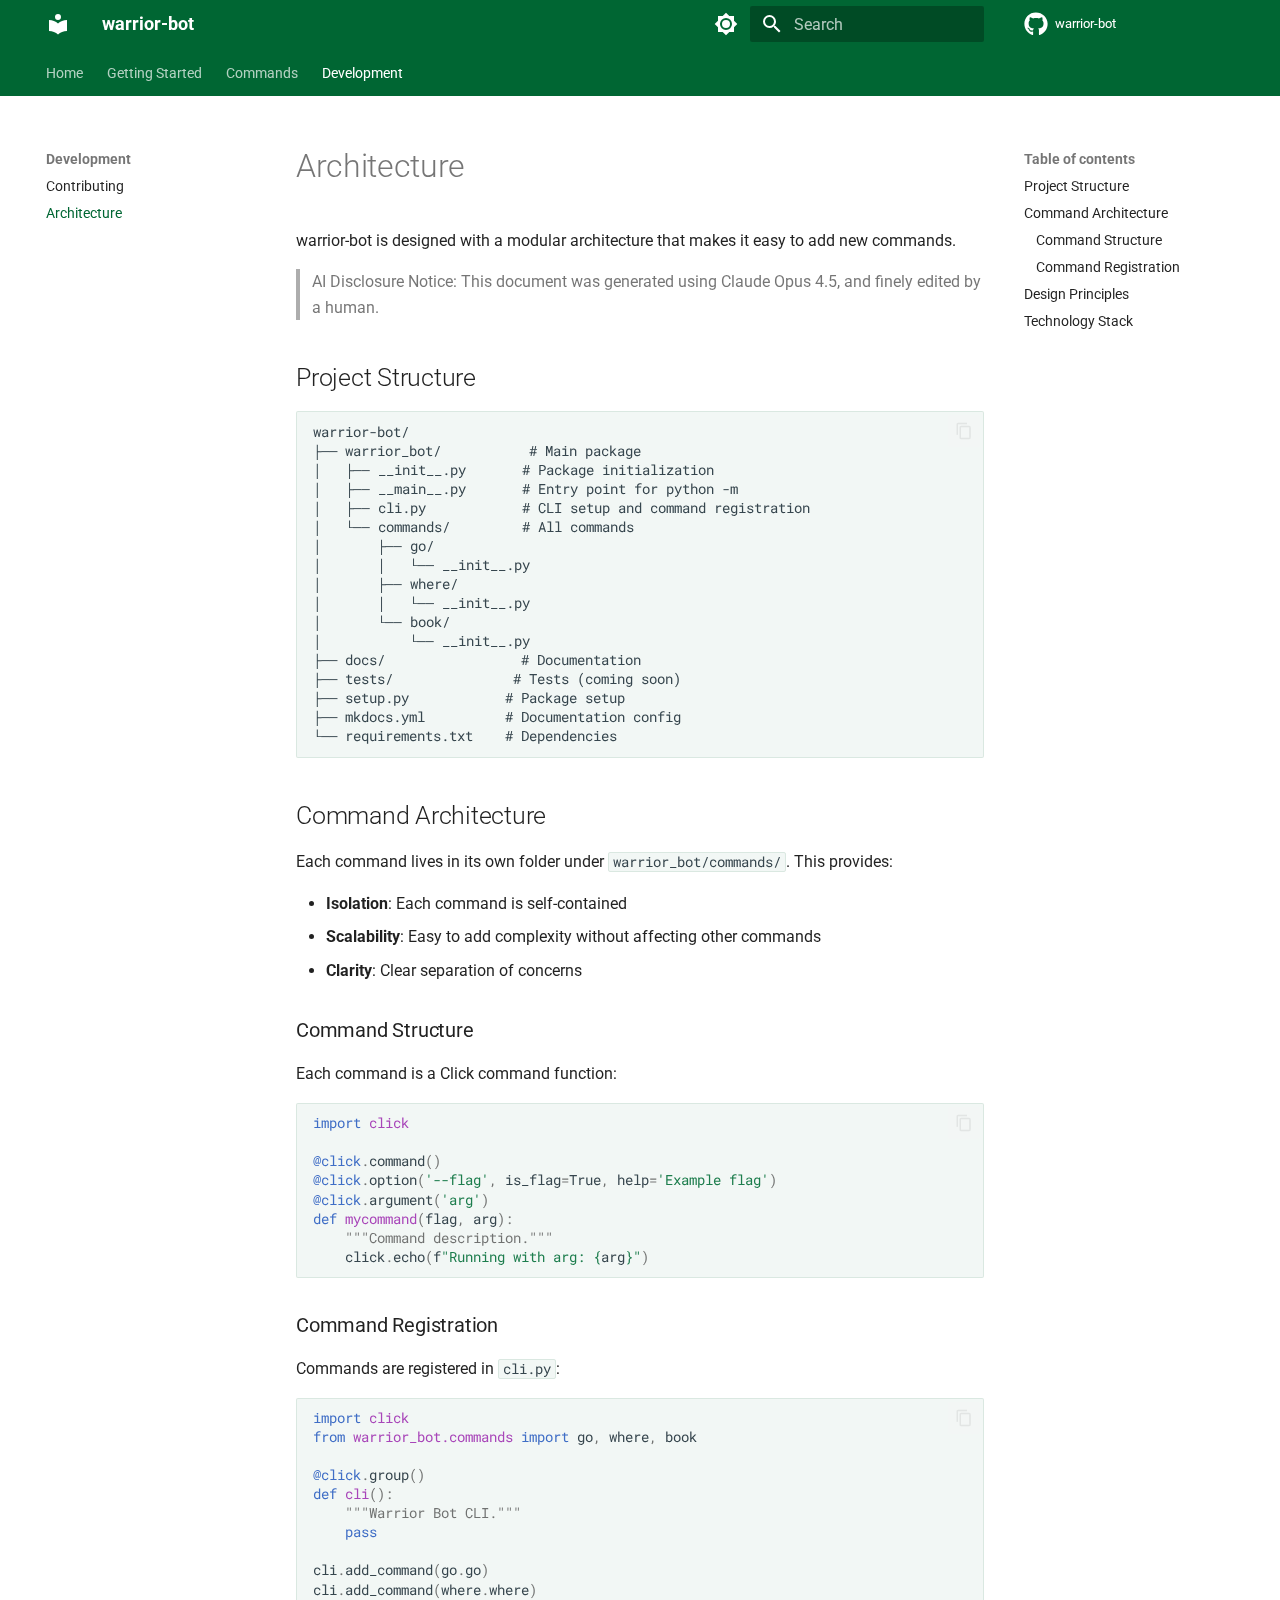
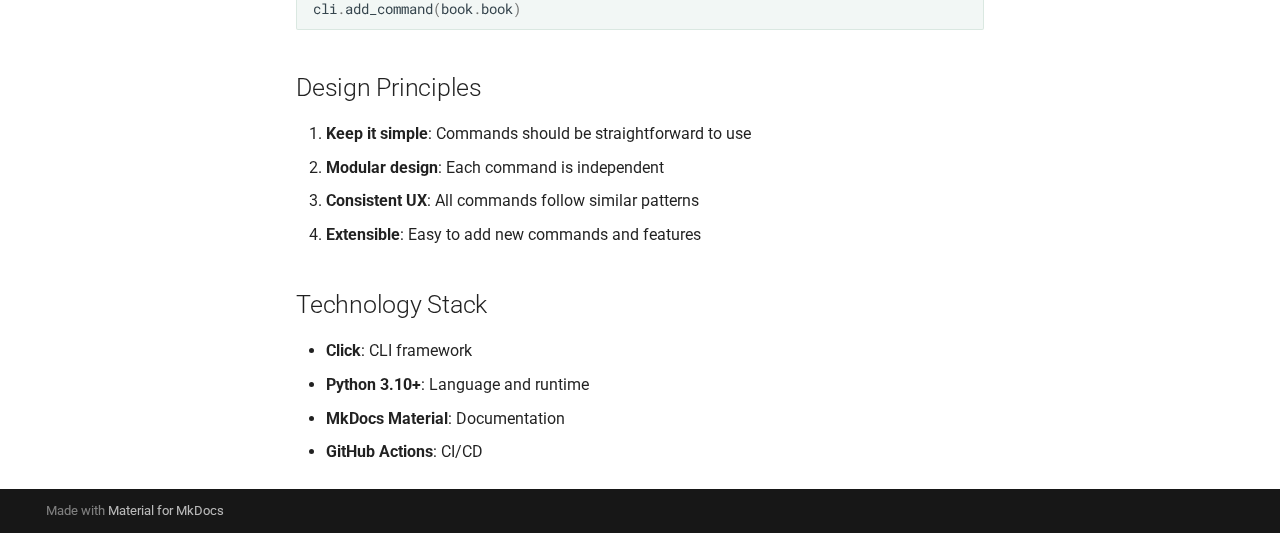
<file: development/architecture/index.html>
<!doctype html>
<html lang="en" class="no-js">
  <head>
    
      <meta charset="utf-8">
      <meta name="viewport" content="width=device-width,initial-scale=1">
      
        <meta name="description" content="Terminal assistant for Wayne State University students">
      
      
      
        <link rel="canonical" href="https://github.com/WSU-4110/warrior-bot/development/architecture/">
      
      
        <link rel="prev" href="../contributing/">
      
      
      
        
      
      
      <link rel="icon" href="../../assets/images/favicon.png">
      <meta name="generator" content="mkdocs-1.6.1, mkdocs-material-9.7.1">
    
    
      
        <title>Architecture - warrior-bot</title>
      
    
    
      <link rel="stylesheet" href="../../assets/stylesheets/main.484c7ddc.min.css">
      
        
        <link rel="stylesheet" href="../../assets/stylesheets/palette.ab4e12ef.min.css">
      
      


    
    
      
    
    
      
        
        
        <link rel="preconnect" href="https://fonts.gstatic.com" crossorigin>
        <link rel="stylesheet" href="https://fonts.googleapis.com/css?family=Roboto:300,300i,400,400i,700,700i%7CRoboto+Mono:400,400i,700,700i&display=fallback">
        <style>:root{--md-text-font:"Roboto";--md-code-font:"Roboto Mono"}</style>
      
    
    
      <link rel="stylesheet" href="../../stylesheets/extra.css">
    
    <script>__md_scope=new URL("../..",location),__md_hash=e=>[...e].reduce(((e,_)=>(e<<5)-e+_.charCodeAt(0)),0),__md_get=(e,_=localStorage,t=__md_scope)=>JSON.parse(_.getItem(t.pathname+"."+e)),__md_set=(e,_,t=localStorage,a=__md_scope)=>{try{t.setItem(a.pathname+"."+e,JSON.stringify(_))}catch(e){}}</script>
    
      

    
    
  </head>
  
  
    
    
      
    
    
    
    
    <body dir="ltr" data-md-color-scheme="default" data-md-color-primary="custom" data-md-color-accent="custom">
  
    
    <input class="md-toggle" data-md-toggle="drawer" type="checkbox" id="__drawer" autocomplete="off">
    <input class="md-toggle" data-md-toggle="search" type="checkbox" id="__search" autocomplete="off">
    <label class="md-overlay" for="__drawer"></label>
    <div data-md-component="skip">
      
        
        <a href="#architecture" class="md-skip">
          Skip to content
        </a>
      
    </div>
    <div data-md-component="announce">
      
    </div>
    
    
      

<header class="md-header" data-md-component="header">
  <nav class="md-header__inner md-grid" aria-label="Header">
    <a href="../.." title="warrior-bot" class="md-header__button md-logo" aria-label="warrior-bot" data-md-component="logo">
      
  
  <svg xmlns="http://www.w3.org/2000/svg" viewBox="0 0 24 24"><path d="M12 8a3 3 0 0 0 3-3 3 3 0 0 0-3-3 3 3 0 0 0-3 3 3 3 0 0 0 3 3m0 3.54C9.64 9.35 6.5 8 3 8v11c3.5 0 6.64 1.35 9 3.54 2.36-2.19 5.5-3.54 9-3.54V8c-3.5 0-6.64 1.35-9 3.54"/></svg>

    </a>
    <label class="md-header__button md-icon" for="__drawer">
      
      <svg xmlns="http://www.w3.org/2000/svg" viewBox="0 0 24 24"><path d="M3 6h18v2H3zm0 5h18v2H3zm0 5h18v2H3z"/></svg>
    </label>
    <div class="md-header__title" data-md-component="header-title">
      <div class="md-header__ellipsis">
        <div class="md-header__topic">
          <span class="md-ellipsis">
            warrior-bot
          </span>
        </div>
        <div class="md-header__topic" data-md-component="header-topic">
          <span class="md-ellipsis">
            
              Architecture
            
          </span>
        </div>
      </div>
    </div>
    
      
        <form class="md-header__option" data-md-component="palette">
  
    
    
    
    <input class="md-option" data-md-color-media="" data-md-color-scheme="default" data-md-color-primary="custom" data-md-color-accent="custom"  aria-label="Switch to dark mode"  type="radio" name="__palette" id="__palette_0">
    
      <label class="md-header__button md-icon" title="Switch to dark mode" for="__palette_1" hidden>
        <svg xmlns="http://www.w3.org/2000/svg" viewBox="0 0 24 24"><path d="M12 8a4 4 0 0 0-4 4 4 4 0 0 0 4 4 4 4 0 0 0 4-4 4 4 0 0 0-4-4m0 10a6 6 0 0 1-6-6 6 6 0 0 1 6-6 6 6 0 0 1 6 6 6 6 0 0 1-6 6m8-9.31V4h-4.69L12 .69 8.69 4H4v4.69L.69 12 4 15.31V20h4.69L12 23.31 15.31 20H20v-4.69L23.31 12z"/></svg>
      </label>
    
  
    
    
    
    <input class="md-option" data-md-color-media="" data-md-color-scheme="slate" data-md-color-primary="custom" data-md-color-accent="custom"  aria-label="Switch to light mode"  type="radio" name="__palette" id="__palette_1">
    
      <label class="md-header__button md-icon" title="Switch to light mode" for="__palette_0" hidden>
        <svg xmlns="http://www.w3.org/2000/svg" viewBox="0 0 24 24"><path d="M12 18c-.89 0-1.74-.2-2.5-.55C11.56 16.5 13 14.42 13 12s-1.44-4.5-3.5-5.45C10.26 6.2 11.11 6 12 6a6 6 0 0 1 6 6 6 6 0 0 1-6 6m8-9.31V4h-4.69L12 .69 8.69 4H4v4.69L.69 12 4 15.31V20h4.69L12 23.31 15.31 20H20v-4.69L23.31 12z"/></svg>
      </label>
    
  
</form>
      
    
    
      <script>var palette=__md_get("__palette");if(palette&&palette.color){if("(prefers-color-scheme)"===palette.color.media){var media=matchMedia("(prefers-color-scheme: light)"),input=document.querySelector(media.matches?"[data-md-color-media='(prefers-color-scheme: light)']":"[data-md-color-media='(prefers-color-scheme: dark)']");palette.color.media=input.getAttribute("data-md-color-media"),palette.color.scheme=input.getAttribute("data-md-color-scheme"),palette.color.primary=input.getAttribute("data-md-color-primary"),palette.color.accent=input.getAttribute("data-md-color-accent")}for(var[key,value]of Object.entries(palette.color))document.body.setAttribute("data-md-color-"+key,value)}</script>
    
    
    
      
      
        <label class="md-header__button md-icon" for="__search">
          
          <svg xmlns="http://www.w3.org/2000/svg" viewBox="0 0 24 24"><path d="M9.5 3A6.5 6.5 0 0 1 16 9.5c0 1.61-.59 3.09-1.56 4.23l.27.27h.79l5 5-1.5 1.5-5-5v-.79l-.27-.27A6.52 6.52 0 0 1 9.5 16 6.5 6.5 0 0 1 3 9.5 6.5 6.5 0 0 1 9.5 3m0 2C7 5 5 7 5 9.5S7 14 9.5 14 14 12 14 9.5 12 5 9.5 5"/></svg>
        </label>
        <div class="md-search" data-md-component="search" role="dialog">
  <label class="md-search__overlay" for="__search"></label>
  <div class="md-search__inner" role="search">
    <form class="md-search__form" name="search">
      <input type="text" class="md-search__input" name="query" aria-label="Search" placeholder="Search" autocapitalize="off" autocorrect="off" autocomplete="off" spellcheck="false" data-md-component="search-query" required>
      <label class="md-search__icon md-icon" for="__search">
        
        <svg xmlns="http://www.w3.org/2000/svg" viewBox="0 0 24 24"><path d="M9.5 3A6.5 6.5 0 0 1 16 9.5c0 1.61-.59 3.09-1.56 4.23l.27.27h.79l5 5-1.5 1.5-5-5v-.79l-.27-.27A6.52 6.52 0 0 1 9.5 16 6.5 6.5 0 0 1 3 9.5 6.5 6.5 0 0 1 9.5 3m0 2C7 5 5 7 5 9.5S7 14 9.5 14 14 12 14 9.5 12 5 9.5 5"/></svg>
        
        <svg xmlns="http://www.w3.org/2000/svg" viewBox="0 0 24 24"><path d="M20 11v2H8l5.5 5.5-1.42 1.42L4.16 12l7.92-7.92L13.5 5.5 8 11z"/></svg>
      </label>
      <nav class="md-search__options" aria-label="Search">
        
        <button type="reset" class="md-search__icon md-icon" title="Clear" aria-label="Clear" tabindex="-1">
          
          <svg xmlns="http://www.w3.org/2000/svg" viewBox="0 0 24 24"><path d="M19 6.41 17.59 5 12 10.59 6.41 5 5 6.41 10.59 12 5 17.59 6.41 19 12 13.41 17.59 19 19 17.59 13.41 12z"/></svg>
        </button>
      </nav>
      
        <div class="md-search__suggest" data-md-component="search-suggest"></div>
      
    </form>
    <div class="md-search__output">
      <div class="md-search__scrollwrap" tabindex="0" data-md-scrollfix>
        <div class="md-search-result" data-md-component="search-result">
          <div class="md-search-result__meta">
            Initializing search
          </div>
          <ol class="md-search-result__list" role="presentation"></ol>
        </div>
      </div>
    </div>
  </div>
</div>
      
    
    
      <div class="md-header__source">
        <a href="https://github.com/WSU-4110/warrior-bot" title="Go to repository" class="md-source" data-md-component="source">
  <div class="md-source__icon md-icon">
    
    <svg xmlns="http://www.w3.org/2000/svg" viewBox="0 0 512 512"><!--! Font Awesome Free 7.1.0 by @fontawesome - https://fontawesome.com License - https://fontawesome.com/license/free (Icons: CC BY 4.0, Fonts: SIL OFL 1.1, Code: MIT License) Copyright 2025 Fonticons, Inc.--><path d="M173.9 397.4c0 2-2.3 3.6-5.2 3.6-3.3.3-5.6-1.3-5.6-3.6 0-2 2.3-3.6 5.2-3.6 3-.3 5.6 1.3 5.6 3.6m-31.1-4.5c-.7 2 1.3 4.3 4.3 4.9 2.6 1 5.6 0 6.2-2s-1.3-4.3-4.3-5.2c-2.6-.7-5.5.3-6.2 2.3m44.2-1.7c-2.9.7-4.9 2.6-4.6 4.9.3 2 2.9 3.3 5.9 2.6 2.9-.7 4.9-2.6 4.6-4.6-.3-1.9-3-3.2-5.9-2.9M252.8 8C114.1 8 8 113.3 8 252c0 110.9 69.8 205.8 169.5 239.2 12.8 2.3 17.3-5.6 17.3-12.1 0-6.2-.3-40.4-.3-61.4 0 0-70 15-84.7-29.8 0 0-11.4-29.1-27.8-36.6 0 0-22.9-15.7 1.6-15.4 0 0 24.9 2 38.6 25.8 21.9 38.6 58.6 27.5 72.9 20.9 2.3-16 8.8-27.1 16-33.7-55.9-6.2-112.3-14.3-112.3-110.5 0-27.5 7.6-41.3 23.6-58.9-2.6-6.5-11.1-33.3 2.6-67.9 20.9-6.5 69 27 69 27 20-5.6 41.5-8.5 62.8-8.5s42.8 2.9 62.8 8.5c0 0 48.1-33.6 69-27 13.7 34.7 5.2 61.4 2.6 67.9 16 17.7 25.8 31.5 25.8 58.9 0 96.5-58.9 104.2-114.8 110.5 9.2 7.9 17 22.9 17 46.4 0 33.7-.3 75.4-.3 83.6 0 6.5 4.6 14.4 17.3 12.1C436.2 457.8 504 362.9 504 252 504 113.3 391.5 8 252.8 8M105.2 352.9c-1.3 1-1 3.3.7 5.2 1.6 1.6 3.9 2.3 5.2 1 1.3-1 1-3.3-.7-5.2-1.6-1.6-3.9-2.3-5.2-1m-10.8-8.1c-.7 1.3.3 2.9 2.3 3.9 1.6 1 3.6.7 4.3-.7.7-1.3-.3-2.9-2.3-3.9-2-.6-3.6-.3-4.3.7m32.4 35.6c-1.6 1.3-1 4.3 1.3 6.2 2.3 2.3 5.2 2.6 6.5 1 1.3-1.3.7-4.3-1.3-6.2-2.2-2.3-5.2-2.6-6.5-1m-11.4-14.7c-1.6 1-1.6 3.6 0 5.9s4.3 3.3 5.6 2.3c1.6-1.3 1.6-3.9 0-6.2-1.4-2.3-4-3.3-5.6-2"/></svg>
  </div>
  <div class="md-source__repository">
    warrior-bot
  </div>
</a>
      </div>
    
  </nav>
  
</header>
    
    <div class="md-container" data-md-component="container">
      
      
        
          
            
<nav class="md-tabs" aria-label="Tabs" data-md-component="tabs">
  <div class="md-grid">
    <ul class="md-tabs__list">
      
        
  
  
  
  
    <li class="md-tabs__item">
      <a href="../.." class="md-tabs__link">
        
  
  
    
  
  Home

      </a>
    </li>
  

      
        
  
  
  
  
    
    
      <li class="md-tabs__item">
        <a href="../../getting-started/installation/" class="md-tabs__link">
          
  
  
  Getting Started

        </a>
      </li>
    
  

      
        
  
  
  
  
    
    
      <li class="md-tabs__item">
        <a href="../../commands/" class="md-tabs__link">
          
  
  
  Commands

        </a>
      </li>
    
  

      
        
  
  
  
    
  
  
    
    
      <li class="md-tabs__item md-tabs__item--active">
        <a href="../contributing/" class="md-tabs__link">
          
  
  
  Development

        </a>
      </li>
    
  

      
    </ul>
  </div>
</nav>
          
        
      
      <main class="md-main" data-md-component="main">
        <div class="md-main__inner md-grid">
          
            
              
              <div class="md-sidebar md-sidebar--primary" data-md-component="sidebar" data-md-type="navigation" >
                <div class="md-sidebar__scrollwrap">
                  <div class="md-sidebar__inner">
                    


  


<nav class="md-nav md-nav--primary md-nav--lifted" aria-label="Navigation" data-md-level="0">
  <label class="md-nav__title" for="__drawer">
    <a href="../.." title="warrior-bot" class="md-nav__button md-logo" aria-label="warrior-bot" data-md-component="logo">
      
  
  <svg xmlns="http://www.w3.org/2000/svg" viewBox="0 0 24 24"><path d="M12 8a3 3 0 0 0 3-3 3 3 0 0 0-3-3 3 3 0 0 0-3 3 3 3 0 0 0 3 3m0 3.54C9.64 9.35 6.5 8 3 8v11c3.5 0 6.64 1.35 9 3.54 2.36-2.19 5.5-3.54 9-3.54V8c-3.5 0-6.64 1.35-9 3.54"/></svg>

    </a>
    warrior-bot
  </label>
  
    <div class="md-nav__source">
      <a href="https://github.com/WSU-4110/warrior-bot" title="Go to repository" class="md-source" data-md-component="source">
  <div class="md-source__icon md-icon">
    
    <svg xmlns="http://www.w3.org/2000/svg" viewBox="0 0 512 512"><!--! Font Awesome Free 7.1.0 by @fontawesome - https://fontawesome.com License - https://fontawesome.com/license/free (Icons: CC BY 4.0, Fonts: SIL OFL 1.1, Code: MIT License) Copyright 2025 Fonticons, Inc.--><path d="M173.9 397.4c0 2-2.3 3.6-5.2 3.6-3.3.3-5.6-1.3-5.6-3.6 0-2 2.3-3.6 5.2-3.6 3-.3 5.6 1.3 5.6 3.6m-31.1-4.5c-.7 2 1.3 4.3 4.3 4.9 2.6 1 5.6 0 6.2-2s-1.3-4.3-4.3-5.2c-2.6-.7-5.5.3-6.2 2.3m44.2-1.7c-2.9.7-4.9 2.6-4.6 4.9.3 2 2.9 3.3 5.9 2.6 2.9-.7 4.9-2.6 4.6-4.6-.3-1.9-3-3.2-5.9-2.9M252.8 8C114.1 8 8 113.3 8 252c0 110.9 69.8 205.8 169.5 239.2 12.8 2.3 17.3-5.6 17.3-12.1 0-6.2-.3-40.4-.3-61.4 0 0-70 15-84.7-29.8 0 0-11.4-29.1-27.8-36.6 0 0-22.9-15.7 1.6-15.4 0 0 24.9 2 38.6 25.8 21.9 38.6 58.6 27.5 72.9 20.9 2.3-16 8.8-27.1 16-33.7-55.9-6.2-112.3-14.3-112.3-110.5 0-27.5 7.6-41.3 23.6-58.9-2.6-6.5-11.1-33.3 2.6-67.9 20.9-6.5 69 27 69 27 20-5.6 41.5-8.5 62.8-8.5s42.8 2.9 62.8 8.5c0 0 48.1-33.6 69-27 13.7 34.7 5.2 61.4 2.6 67.9 16 17.7 25.8 31.5 25.8 58.9 0 96.5-58.9 104.2-114.8 110.5 9.2 7.9 17 22.9 17 46.4 0 33.7-.3 75.4-.3 83.6 0 6.5 4.6 14.4 17.3 12.1C436.2 457.8 504 362.9 504 252 504 113.3 391.5 8 252.8 8M105.2 352.9c-1.3 1-1 3.3.7 5.2 1.6 1.6 3.9 2.3 5.2 1 1.3-1 1-3.3-.7-5.2-1.6-1.6-3.9-2.3-5.2-1m-10.8-8.1c-.7 1.3.3 2.9 2.3 3.9 1.6 1 3.6.7 4.3-.7.7-1.3-.3-2.9-2.3-3.9-2-.6-3.6-.3-4.3.7m32.4 35.6c-1.6 1.3-1 4.3 1.3 6.2 2.3 2.3 5.2 2.6 6.5 1 1.3-1.3.7-4.3-1.3-6.2-2.2-2.3-5.2-2.6-6.5-1m-11.4-14.7c-1.6 1-1.6 3.6 0 5.9s4.3 3.3 5.6 2.3c1.6-1.3 1.6-3.9 0-6.2-1.4-2.3-4-3.3-5.6-2"/></svg>
  </div>
  <div class="md-source__repository">
    warrior-bot
  </div>
</a>
    </div>
  
  <ul class="md-nav__list" data-md-scrollfix>
    
      
      
  
  
  
  
    <li class="md-nav__item">
      <a href="../.." class="md-nav__link">
        
  
  
  <span class="md-ellipsis">
    
  
    Home
  

    
  </span>
  
  

      </a>
    </li>
  

    
      
      
  
  
  
  
    
    
    
    
      
      
        
      
    
    
    <li class="md-nav__item md-nav__item--nested">
      
        
        
          
        
        <input class="md-nav__toggle md-toggle md-toggle--indeterminate" type="checkbox" id="__nav_2" >
        
          
          <label class="md-nav__link" for="__nav_2" id="__nav_2_label" tabindex="0">
            
  
  
  <span class="md-ellipsis">
    
  
    Getting Started
  

    
  </span>
  
  

            <span class="md-nav__icon md-icon"></span>
          </label>
        
        <nav class="md-nav" data-md-level="1" aria-labelledby="__nav_2_label" aria-expanded="false">
          <label class="md-nav__title" for="__nav_2">
            <span class="md-nav__icon md-icon"></span>
            
  
    Getting Started
  

          </label>
          <ul class="md-nav__list" data-md-scrollfix>
            
              
                
  
  
  
  
    <li class="md-nav__item">
      <a href="../../getting-started/installation/" class="md-nav__link">
        
  
  
  <span class="md-ellipsis">
    
  
    Installation
  

    
  </span>
  
  

      </a>
    </li>
  

              
            
              
                
  
  
  
  
    <li class="md-nav__item">
      <a href="../../getting-started/quick-start/" class="md-nav__link">
        
  
  
  <span class="md-ellipsis">
    
  
    Quick Start
  

    
  </span>
  
  

      </a>
    </li>
  

              
            
          </ul>
        </nav>
      
    </li>
  

    
      
      
  
  
  
  
    
    
    
    
      
      
        
      
    
    
    <li class="md-nav__item md-nav__item--nested">
      
        
        
          
        
        <input class="md-nav__toggle md-toggle md-toggle--indeterminate" type="checkbox" id="__nav_3" >
        
          
          <label class="md-nav__link" for="__nav_3" id="__nav_3_label" tabindex="0">
            
  
  
  <span class="md-ellipsis">
    
  
    Commands
  

    
  </span>
  
  

            <span class="md-nav__icon md-icon"></span>
          </label>
        
        <nav class="md-nav" data-md-level="1" aria-labelledby="__nav_3_label" aria-expanded="false">
          <label class="md-nav__title" for="__nav_3">
            <span class="md-nav__icon md-icon"></span>
            
  
    Commands
  

          </label>
          <ul class="md-nav__list" data-md-scrollfix>
            
              
                
  
  
  
  
    <li class="md-nav__item">
      <a href="../../commands/" class="md-nav__link">
        
  
  
  <span class="md-ellipsis">
    
  
    Overview
  

    
  </span>
  
  

      </a>
    </li>
  

              
            
              
                
  
  
  
  
    <li class="md-nav__item">
      <a href="../../commands/go/" class="md-nav__link">
        
  
  
  <span class="md-ellipsis">
    
  
    go
  

    
  </span>
  
  

      </a>
    </li>
  

              
            
              
                
  
  
  
  
    <li class="md-nav__item">
      <a href="../../commands/where/" class="md-nav__link">
        
  
  
  <span class="md-ellipsis">
    
  
    where
  

    
  </span>
  
  

      </a>
    </li>
  

              
            
              
                
  
  
  
  
    <li class="md-nav__item">
      <a href="../../commands/book/" class="md-nav__link">
        
  
  
  <span class="md-ellipsis">
    
  
    book
  

    
  </span>
  
  

      </a>
    </li>
  

              
            
          </ul>
        </nav>
      
    </li>
  

    
      
      
  
  
    
  
  
  
    
    
    
    
      
        
        
      
      
        
      
    
    
    <li class="md-nav__item md-nav__item--active md-nav__item--section md-nav__item--nested">
      
        
        
        <input class="md-nav__toggle md-toggle " type="checkbox" id="__nav_4" checked>
        
          
          <label class="md-nav__link" for="__nav_4" id="__nav_4_label" tabindex="">
            
  
  
  <span class="md-ellipsis">
    
  
    Development
  

    
  </span>
  
  

            <span class="md-nav__icon md-icon"></span>
          </label>
        
        <nav class="md-nav" data-md-level="1" aria-labelledby="__nav_4_label" aria-expanded="true">
          <label class="md-nav__title" for="__nav_4">
            <span class="md-nav__icon md-icon"></span>
            
  
    Development
  

          </label>
          <ul class="md-nav__list" data-md-scrollfix>
            
              
                
  
  
  
  
    <li class="md-nav__item">
      <a href="../contributing/" class="md-nav__link">
        
  
  
  <span class="md-ellipsis">
    
  
    Contributing
  

    
  </span>
  
  

      </a>
    </li>
  

              
            
              
                
  
  
    
  
  
  
    <li class="md-nav__item md-nav__item--active">
      
      <input class="md-nav__toggle md-toggle" type="checkbox" id="__toc">
      
      
        
      
      
        <label class="md-nav__link md-nav__link--active" for="__toc">
          
  
  
  <span class="md-ellipsis">
    
  
    Architecture
  

    
  </span>
  
  

          <span class="md-nav__icon md-icon"></span>
        </label>
      
      <a href="./" class="md-nav__link md-nav__link--active">
        
  
  
  <span class="md-ellipsis">
    
  
    Architecture
  

    
  </span>
  
  

      </a>
      
        

<nav class="md-nav md-nav--secondary" aria-label="Table of contents">
  
  
  
    
  
  
    <label class="md-nav__title" for="__toc">
      <span class="md-nav__icon md-icon"></span>
      Table of contents
    </label>
    <ul class="md-nav__list" data-md-component="toc" data-md-scrollfix>
      
        <li class="md-nav__item">
  <a href="#project-structure" class="md-nav__link">
    <span class="md-ellipsis">
      
        Project Structure
      
    </span>
  </a>
  
</li>
      
        <li class="md-nav__item">
  <a href="#command-architecture" class="md-nav__link">
    <span class="md-ellipsis">
      
        Command Architecture
      
    </span>
  </a>
  
    <nav class="md-nav" aria-label="Command Architecture">
      <ul class="md-nav__list">
        
          <li class="md-nav__item">
  <a href="#command-structure" class="md-nav__link">
    <span class="md-ellipsis">
      
        Command Structure
      
    </span>
  </a>
  
</li>
        
          <li class="md-nav__item">
  <a href="#command-registration" class="md-nav__link">
    <span class="md-ellipsis">
      
        Command Registration
      
    </span>
  </a>
  
</li>
        
      </ul>
    </nav>
  
</li>
      
        <li class="md-nav__item">
  <a href="#design-principles" class="md-nav__link">
    <span class="md-ellipsis">
      
        Design Principles
      
    </span>
  </a>
  
</li>
      
        <li class="md-nav__item">
  <a href="#technology-stack" class="md-nav__link">
    <span class="md-ellipsis">
      
        Technology Stack
      
    </span>
  </a>
  
</li>
      
    </ul>
  
</nav>
      
    </li>
  

              
            
          </ul>
        </nav>
      
    </li>
  

    
  </ul>
</nav>
                  </div>
                </div>
              </div>
            
            
              
              <div class="md-sidebar md-sidebar--secondary" data-md-component="sidebar" data-md-type="toc" >
                <div class="md-sidebar__scrollwrap">
                  <div class="md-sidebar__inner">
                    

<nav class="md-nav md-nav--secondary" aria-label="Table of contents">
  
  
  
    
  
  
    <label class="md-nav__title" for="__toc">
      <span class="md-nav__icon md-icon"></span>
      Table of contents
    </label>
    <ul class="md-nav__list" data-md-component="toc" data-md-scrollfix>
      
        <li class="md-nav__item">
  <a href="#project-structure" class="md-nav__link">
    <span class="md-ellipsis">
      
        Project Structure
      
    </span>
  </a>
  
</li>
      
        <li class="md-nav__item">
  <a href="#command-architecture" class="md-nav__link">
    <span class="md-ellipsis">
      
        Command Architecture
      
    </span>
  </a>
  
    <nav class="md-nav" aria-label="Command Architecture">
      <ul class="md-nav__list">
        
          <li class="md-nav__item">
  <a href="#command-structure" class="md-nav__link">
    <span class="md-ellipsis">
      
        Command Structure
      
    </span>
  </a>
  
</li>
        
          <li class="md-nav__item">
  <a href="#command-registration" class="md-nav__link">
    <span class="md-ellipsis">
      
        Command Registration
      
    </span>
  </a>
  
</li>
        
      </ul>
    </nav>
  
</li>
      
        <li class="md-nav__item">
  <a href="#design-principles" class="md-nav__link">
    <span class="md-ellipsis">
      
        Design Principles
      
    </span>
  </a>
  
</li>
      
        <li class="md-nav__item">
  <a href="#technology-stack" class="md-nav__link">
    <span class="md-ellipsis">
      
        Technology Stack
      
    </span>
  </a>
  
</li>
      
    </ul>
  
</nav>
                  </div>
                </div>
              </div>
            
          
          
            <div class="md-content" data-md-component="content">
              
              <article class="md-content__inner md-typeset">
                
                  


  
  


<h1 id="architecture">Architecture</h1>
<p>warrior-bot is designed with a modular architecture that makes it easy to add new commands.</p>
<blockquote>
<p>AI Disclosure Notice:
This document was generated using Claude Opus 4.5, and finely edited by a human.</p>
</blockquote>
<h2 id="project-structure">Project Structure</h2>
<div class="highlight"><pre><span></span><code><a id="__codelineno-0-1" name="__codelineno-0-1" href="#__codelineno-0-1"></a>warrior-bot/
<a id="__codelineno-0-2" name="__codelineno-0-2" href="#__codelineno-0-2"></a>├── warrior_bot/           # Main package
<a id="__codelineno-0-3" name="__codelineno-0-3" href="#__codelineno-0-3"></a>│   ├── __init__.py       # Package initialization
<a id="__codelineno-0-4" name="__codelineno-0-4" href="#__codelineno-0-4"></a>│   ├── __main__.py       # Entry point for python -m
<a id="__codelineno-0-5" name="__codelineno-0-5" href="#__codelineno-0-5"></a>│   ├── cli.py            # CLI setup and command registration
<a id="__codelineno-0-6" name="__codelineno-0-6" href="#__codelineno-0-6"></a>│   └── commands/         # All commands
<a id="__codelineno-0-7" name="__codelineno-0-7" href="#__codelineno-0-7"></a>│       ├── go/          
<a id="__codelineno-0-8" name="__codelineno-0-8" href="#__codelineno-0-8"></a>│       │   └── __init__.py
<a id="__codelineno-0-9" name="__codelineno-0-9" href="#__codelineno-0-9"></a>│       ├── where/
<a id="__codelineno-0-10" name="__codelineno-0-10" href="#__codelineno-0-10"></a>│       │   └── __init__.py
<a id="__codelineno-0-11" name="__codelineno-0-11" href="#__codelineno-0-11"></a>│       └── book/
<a id="__codelineno-0-12" name="__codelineno-0-12" href="#__codelineno-0-12"></a>│           └── __init__.py
<a id="__codelineno-0-13" name="__codelineno-0-13" href="#__codelineno-0-13"></a>├── docs/                 # Documentation
<a id="__codelineno-0-14" name="__codelineno-0-14" href="#__codelineno-0-14"></a>├── tests/               # Tests (coming soon)
<a id="__codelineno-0-15" name="__codelineno-0-15" href="#__codelineno-0-15"></a>├── setup.py            # Package setup
<a id="__codelineno-0-16" name="__codelineno-0-16" href="#__codelineno-0-16"></a>├── mkdocs.yml          # Documentation config
<a id="__codelineno-0-17" name="__codelineno-0-17" href="#__codelineno-0-17"></a>└── requirements.txt    # Dependencies
</code></pre></div>
<h2 id="command-architecture">Command Architecture</h2>
<p>Each command lives in its own folder under <code>warrior_bot/commands/</code>. This provides:</p>
<ul>
<li><strong>Isolation</strong>: Each command is self-contained</li>
<li><strong>Scalability</strong>: Easy to add complexity without affecting other commands</li>
<li><strong>Clarity</strong>: Clear separation of concerns</li>
</ul>
<h3 id="command-structure">Command Structure</h3>
<p>Each command is a Click command function:</p>
<div class="highlight"><pre><span></span><code><a id="__codelineno-1-1" name="__codelineno-1-1" href="#__codelineno-1-1"></a><span class="kn">import</span><span class="w"> </span><span class="nn">click</span>
<a id="__codelineno-1-2" name="__codelineno-1-2" href="#__codelineno-1-2"></a>
<a id="__codelineno-1-3" name="__codelineno-1-3" href="#__codelineno-1-3"></a><span class="nd">@click</span><span class="o">.</span><span class="n">command</span><span class="p">()</span>
<a id="__codelineno-1-4" name="__codelineno-1-4" href="#__codelineno-1-4"></a><span class="nd">@click</span><span class="o">.</span><span class="n">option</span><span class="p">(</span><span class="s1">&#39;--flag&#39;</span><span class="p">,</span> <span class="n">is_flag</span><span class="o">=</span><span class="kc">True</span><span class="p">,</span> <span class="n">help</span><span class="o">=</span><span class="s1">&#39;Example flag&#39;</span><span class="p">)</span>
<a id="__codelineno-1-5" name="__codelineno-1-5" href="#__codelineno-1-5"></a><span class="nd">@click</span><span class="o">.</span><span class="n">argument</span><span class="p">(</span><span class="s1">&#39;arg&#39;</span><span class="p">)</span>
<a id="__codelineno-1-6" name="__codelineno-1-6" href="#__codelineno-1-6"></a><span class="k">def</span><span class="w"> </span><span class="nf">mycommand</span><span class="p">(</span><span class="n">flag</span><span class="p">,</span> <span class="n">arg</span><span class="p">):</span>
<a id="__codelineno-1-7" name="__codelineno-1-7" href="#__codelineno-1-7"></a><span class="w">    </span><span class="sd">&quot;&quot;&quot;Command description.&quot;&quot;&quot;</span>
<a id="__codelineno-1-8" name="__codelineno-1-8" href="#__codelineno-1-8"></a>    <span class="n">click</span><span class="o">.</span><span class="n">echo</span><span class="p">(</span><span class="sa">f</span><span class="s2">&quot;Running with arg: </span><span class="si">{</span><span class="n">arg</span><span class="si">}</span><span class="s2">&quot;</span><span class="p">)</span>
</code></pre></div>
<h3 id="command-registration">Command Registration</h3>
<p>Commands are registered in <code>cli.py</code>:</p>
<div class="highlight"><pre><span></span><code><a id="__codelineno-2-1" name="__codelineno-2-1" href="#__codelineno-2-1"></a><span class="kn">import</span><span class="w"> </span><span class="nn">click</span>
<a id="__codelineno-2-2" name="__codelineno-2-2" href="#__codelineno-2-2"></a><span class="kn">from</span><span class="w"> </span><span class="nn">warrior_bot.commands</span><span class="w"> </span><span class="kn">import</span> <span class="n">go</span><span class="p">,</span> <span class="n">where</span><span class="p">,</span> <span class="n">book</span>
<a id="__codelineno-2-3" name="__codelineno-2-3" href="#__codelineno-2-3"></a>
<a id="__codelineno-2-4" name="__codelineno-2-4" href="#__codelineno-2-4"></a><span class="nd">@click</span><span class="o">.</span><span class="n">group</span><span class="p">()</span>
<a id="__codelineno-2-5" name="__codelineno-2-5" href="#__codelineno-2-5"></a><span class="k">def</span><span class="w"> </span><span class="nf">cli</span><span class="p">():</span>
<a id="__codelineno-2-6" name="__codelineno-2-6" href="#__codelineno-2-6"></a><span class="w">    </span><span class="sd">&quot;&quot;&quot;Warrior Bot CLI.&quot;&quot;&quot;</span>
<a id="__codelineno-2-7" name="__codelineno-2-7" href="#__codelineno-2-7"></a>    <span class="k">pass</span>
<a id="__codelineno-2-8" name="__codelineno-2-8" href="#__codelineno-2-8"></a>
<a id="__codelineno-2-9" name="__codelineno-2-9" href="#__codelineno-2-9"></a><span class="n">cli</span><span class="o">.</span><span class="n">add_command</span><span class="p">(</span><span class="n">go</span><span class="o">.</span><span class="n">go</span><span class="p">)</span>
<a id="__codelineno-2-10" name="__codelineno-2-10" href="#__codelineno-2-10"></a><span class="n">cli</span><span class="o">.</span><span class="n">add_command</span><span class="p">(</span><span class="n">where</span><span class="o">.</span><span class="n">where</span><span class="p">)</span>
<a id="__codelineno-2-11" name="__codelineno-2-11" href="#__codelineno-2-11"></a><span class="n">cli</span><span class="o">.</span><span class="n">add_command</span><span class="p">(</span><span class="n">book</span><span class="o">.</span><span class="n">book</span><span class="p">)</span>
</code></pre></div>
<h2 id="design-principles">Design Principles</h2>
<ol>
<li><strong>Keep it simple</strong>: Commands should be straightforward to use</li>
<li><strong>Modular design</strong>: Each command is independent</li>
<li><strong>Consistent UX</strong>: All commands follow similar patterns</li>
<li><strong>Extensible</strong>: Easy to add new commands and features</li>
</ol>
<h2 id="technology-stack">Technology Stack</h2>
<ul>
<li><strong>Click</strong>: CLI framework</li>
<li><strong>Python 3.10+</strong>: Language and runtime</li>
<li><strong>MkDocs Material</strong>: Documentation</li>
<li><strong>GitHub Actions</strong>: CI/CD</li>
</ul>












                
              </article>
            </div>
          
          
<script>var target=document.getElementById(location.hash.slice(1));target&&target.name&&(target.checked=target.name.startsWith("__tabbed_"))</script>
        </div>
        
          <button type="button" class="md-top md-icon" data-md-component="top" hidden>
  
  <svg xmlns="http://www.w3.org/2000/svg" viewBox="0 0 24 24"><path d="M13 20h-2V8l-5.5 5.5-1.42-1.42L12 4.16l7.92 7.92-1.42 1.42L13 8z"/></svg>
  Back to top
</button>
        
      </main>
      
        <footer class="md-footer">
  
  <div class="md-footer-meta md-typeset">
    <div class="md-footer-meta__inner md-grid">
      <div class="md-copyright">
  
  
    Made with
    <a href="https://squidfunk.github.io/mkdocs-material/" target="_blank" rel="noopener">
      Material for MkDocs
    </a>
  
</div>
      
    </div>
  </div>
</footer>
      
    </div>
    <div class="md-dialog" data-md-component="dialog">
      <div class="md-dialog__inner md-typeset"></div>
    </div>
    
    
    
      
      
      <script id="__config" type="application/json">{"annotate": null, "base": "../..", "features": ["navigation.tabs", "navigation.sections", "navigation.expand", "navigation.top", "search.suggest", "search.highlight", "content.code.copy"], "search": "../../assets/javascripts/workers/search.2c215733.min.js", "tags": null, "translations": {"clipboard.copied": "Copied to clipboard", "clipboard.copy": "Copy to clipboard", "search.result.more.one": "1 more on this page", "search.result.more.other": "# more on this page", "search.result.none": "No matching documents", "search.result.one": "1 matching document", "search.result.other": "# matching documents", "search.result.placeholder": "Type to start searching", "search.result.term.missing": "Missing", "select.version": "Select version"}, "version": null}</script>
    
    
      <script src="../../assets/javascripts/bundle.79ae519e.min.js"></script>
      
    
  </body>
</html>
</file>
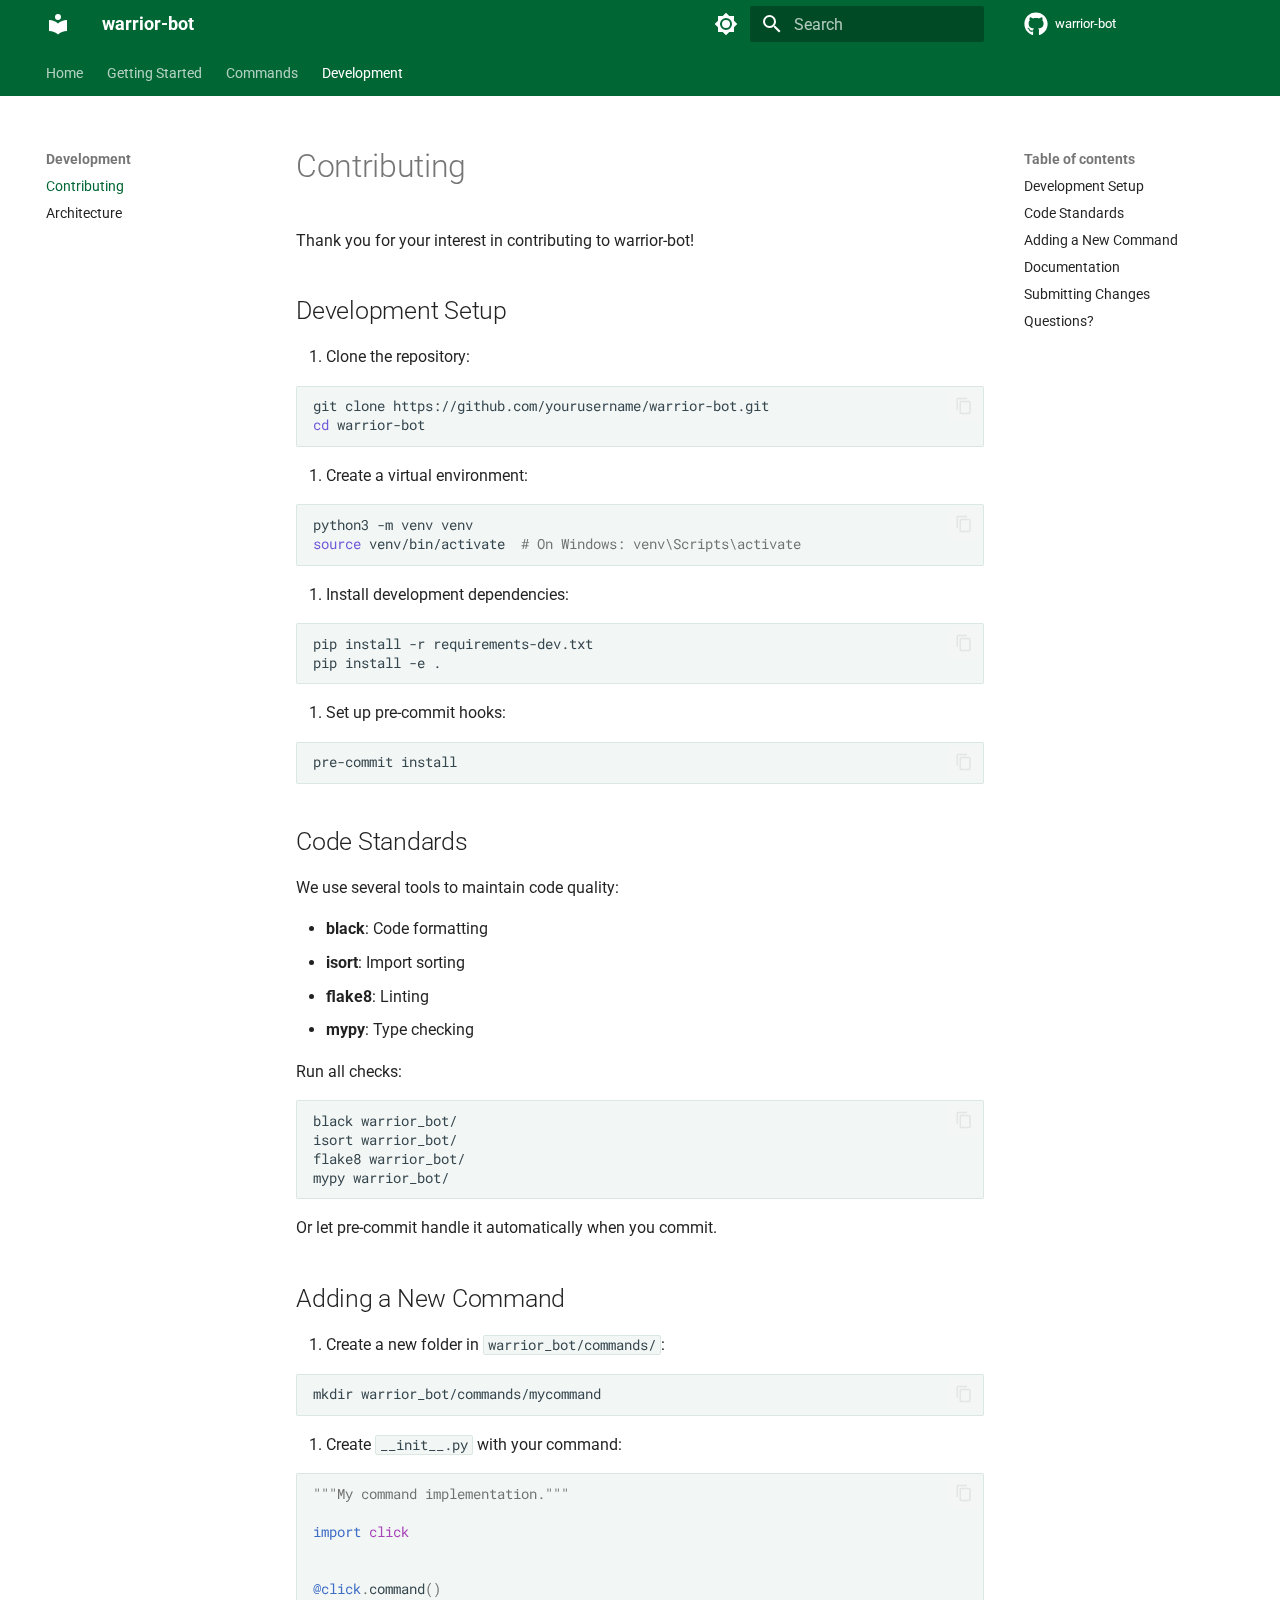
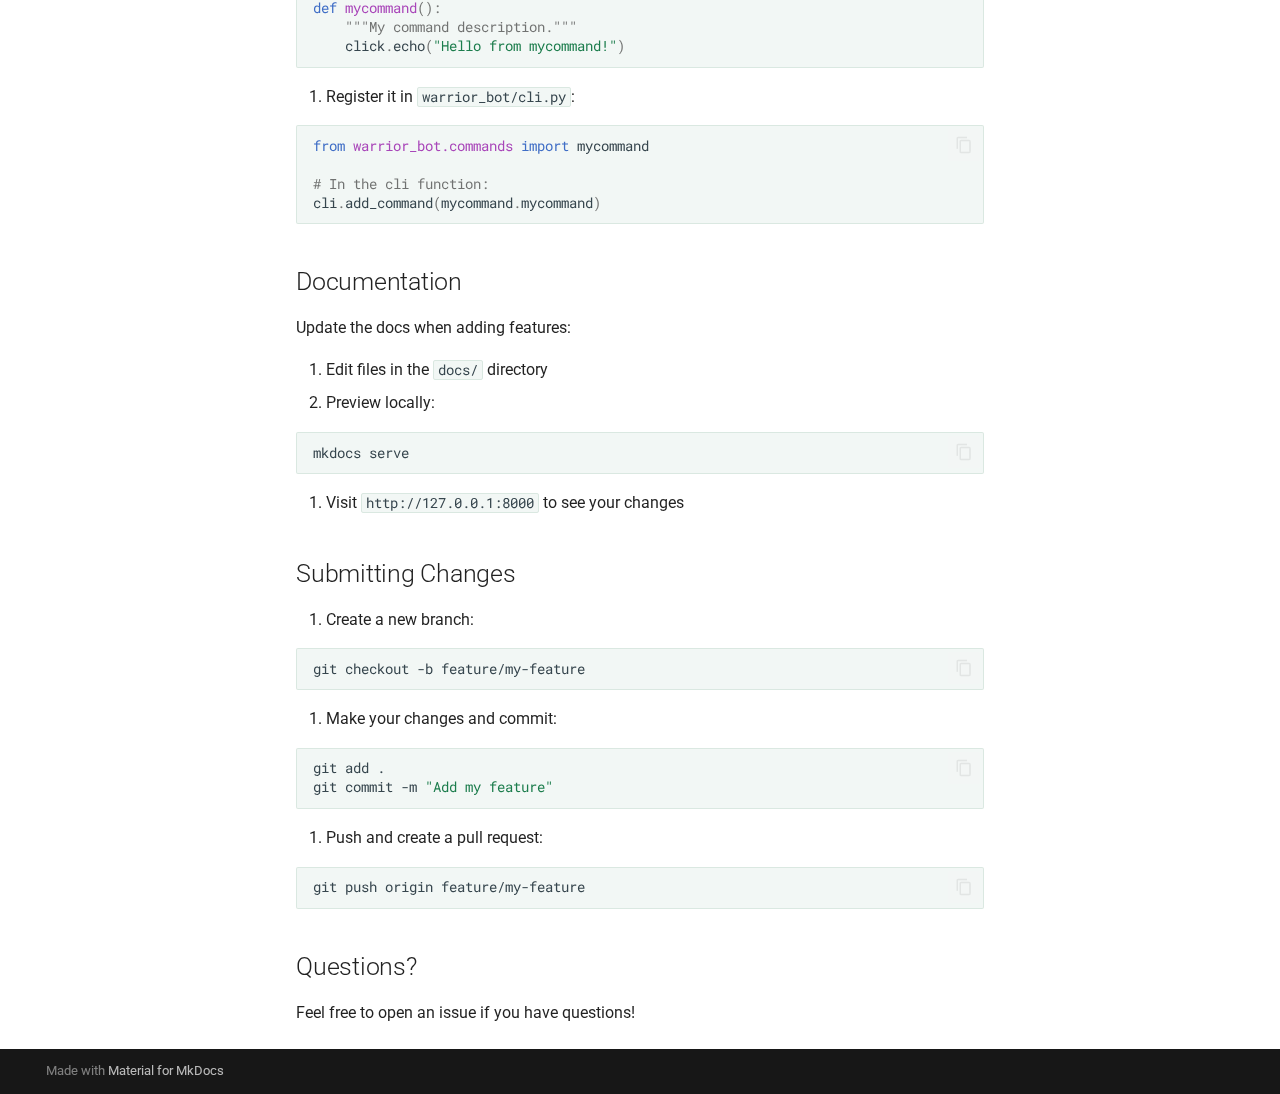
<file: development/contributing/index.html>
<!doctype html>
<html lang="en" class="no-js">
  <head>
    
      <meta charset="utf-8">
      <meta name="viewport" content="width=device-width,initial-scale=1">
      
        <meta name="description" content="Terminal assistant for Wayne State University students">
      
      
      
        <link rel="canonical" href="https://WSU-4110.github.io/warrior-bot/development/contributing/">
      
      
        <link rel="prev" href="../../commands/book/">
      
      
        <link rel="next" href="../architecture/">
      
      
        
      
      
      <link rel="icon" href="../../assets/images/favicon.png">
      <meta name="generator" content="mkdocs-1.6.1, mkdocs-material-9.7.1">
    
    
      
        <title>Contributing - warrior-bot</title>
      
    
    
      <link rel="stylesheet" href="../../assets/stylesheets/main.484c7ddc.min.css">
      
        
        <link rel="stylesheet" href="../../assets/stylesheets/palette.ab4e12ef.min.css">
      
      


    
    
      
    
    
      
        
        
        <link rel="preconnect" href="https://fonts.gstatic.com" crossorigin>
        <link rel="stylesheet" href="https://fonts.googleapis.com/css?family=Roboto:300,300i,400,400i,700,700i%7CRoboto+Mono:400,400i,700,700i&display=fallback">
        <style>:root{--md-text-font:"Roboto";--md-code-font:"Roboto Mono"}</style>
      
    
    
      <link rel="stylesheet" href="../../stylesheets/extra.css">
    
    <script>__md_scope=new URL("../..",location),__md_hash=e=>[...e].reduce(((e,_)=>(e<<5)-e+_.charCodeAt(0)),0),__md_get=(e,_=localStorage,t=__md_scope)=>JSON.parse(_.getItem(t.pathname+"."+e)),__md_set=(e,_,t=localStorage,a=__md_scope)=>{try{t.setItem(a.pathname+"."+e,JSON.stringify(_))}catch(e){}}</script>
    
      

    
    
  </head>
  
  
    
    
      
    
    
    
    
    <body dir="ltr" data-md-color-scheme="default" data-md-color-primary="custom" data-md-color-accent="custom">
  
    
    <input class="md-toggle" data-md-toggle="drawer" type="checkbox" id="__drawer" autocomplete="off">
    <input class="md-toggle" data-md-toggle="search" type="checkbox" id="__search" autocomplete="off">
    <label class="md-overlay" for="__drawer"></label>
    <div data-md-component="skip">
      
        
        <a href="#contributing" class="md-skip">
          Skip to content
        </a>
      
    </div>
    <div data-md-component="announce">
      
    </div>
    
    
      

<header class="md-header" data-md-component="header">
  <nav class="md-header__inner md-grid" aria-label="Header">
    <a href="../.." title="warrior-bot" class="md-header__button md-logo" aria-label="warrior-bot" data-md-component="logo">
      
  
  <svg xmlns="http://www.w3.org/2000/svg" viewBox="0 0 24 24"><path d="M12 8a3 3 0 0 0 3-3 3 3 0 0 0-3-3 3 3 0 0 0-3 3 3 3 0 0 0 3 3m0 3.54C9.64 9.35 6.5 8 3 8v11c3.5 0 6.64 1.35 9 3.54 2.36-2.19 5.5-3.54 9-3.54V8c-3.5 0-6.64 1.35-9 3.54"/></svg>

    </a>
    <label class="md-header__button md-icon" for="__drawer">
      
      <svg xmlns="http://www.w3.org/2000/svg" viewBox="0 0 24 24"><path d="M3 6h18v2H3zm0 5h18v2H3zm0 5h18v2H3z"/></svg>
    </label>
    <div class="md-header__title" data-md-component="header-title">
      <div class="md-header__ellipsis">
        <div class="md-header__topic">
          <span class="md-ellipsis">
            warrior-bot
          </span>
        </div>
        <div class="md-header__topic" data-md-component="header-topic">
          <span class="md-ellipsis">
            
              Contributing
            
          </span>
        </div>
      </div>
    </div>
    
      
        <form class="md-header__option" data-md-component="palette">
  
    
    
    
    <input class="md-option" data-md-color-media="" data-md-color-scheme="default" data-md-color-primary="custom" data-md-color-accent="custom"  aria-label="Switch to dark mode"  type="radio" name="__palette" id="__palette_0">
    
      <label class="md-header__button md-icon" title="Switch to dark mode" for="__palette_1" hidden>
        <svg xmlns="http://www.w3.org/2000/svg" viewBox="0 0 24 24"><path d="M12 8a4 4 0 0 0-4 4 4 4 0 0 0 4 4 4 4 0 0 0 4-4 4 4 0 0 0-4-4m0 10a6 6 0 0 1-6-6 6 6 0 0 1 6-6 6 6 0 0 1 6 6 6 6 0 0 1-6 6m8-9.31V4h-4.69L12 .69 8.69 4H4v4.69L.69 12 4 15.31V20h4.69L12 23.31 15.31 20H20v-4.69L23.31 12z"/></svg>
      </label>
    
  
    
    
    
    <input class="md-option" data-md-color-media="" data-md-color-scheme="slate" data-md-color-primary="custom" data-md-color-accent="custom"  aria-label="Switch to light mode"  type="radio" name="__palette" id="__palette_1">
    
      <label class="md-header__button md-icon" title="Switch to light mode" for="__palette_0" hidden>
        <svg xmlns="http://www.w3.org/2000/svg" viewBox="0 0 24 24"><path d="M12 18c-.89 0-1.74-.2-2.5-.55C11.56 16.5 13 14.42 13 12s-1.44-4.5-3.5-5.45C10.26 6.2 11.11 6 12 6a6 6 0 0 1 6 6 6 6 0 0 1-6 6m8-9.31V4h-4.69L12 .69 8.69 4H4v4.69L.69 12 4 15.31V20h4.69L12 23.31 15.31 20H20v-4.69L23.31 12z"/></svg>
      </label>
    
  
</form>
      
    
    
      <script>var palette=__md_get("__palette");if(palette&&palette.color){if("(prefers-color-scheme)"===palette.color.media){var media=matchMedia("(prefers-color-scheme: light)"),input=document.querySelector(media.matches?"[data-md-color-media='(prefers-color-scheme: light)']":"[data-md-color-media='(prefers-color-scheme: dark)']");palette.color.media=input.getAttribute("data-md-color-media"),palette.color.scheme=input.getAttribute("data-md-color-scheme"),palette.color.primary=input.getAttribute("data-md-color-primary"),palette.color.accent=input.getAttribute("data-md-color-accent")}for(var[key,value]of Object.entries(palette.color))document.body.setAttribute("data-md-color-"+key,value)}</script>
    
    
    
      
      
        <label class="md-header__button md-icon" for="__search">
          
          <svg xmlns="http://www.w3.org/2000/svg" viewBox="0 0 24 24"><path d="M9.5 3A6.5 6.5 0 0 1 16 9.5c0 1.61-.59 3.09-1.56 4.23l.27.27h.79l5 5-1.5 1.5-5-5v-.79l-.27-.27A6.52 6.52 0 0 1 9.5 16 6.5 6.5 0 0 1 3 9.5 6.5 6.5 0 0 1 9.5 3m0 2C7 5 5 7 5 9.5S7 14 9.5 14 14 12 14 9.5 12 5 9.5 5"/></svg>
        </label>
        <div class="md-search" data-md-component="search" role="dialog">
  <label class="md-search__overlay" for="__search"></label>
  <div class="md-search__inner" role="search">
    <form class="md-search__form" name="search">
      <input type="text" class="md-search__input" name="query" aria-label="Search" placeholder="Search" autocapitalize="off" autocorrect="off" autocomplete="off" spellcheck="false" data-md-component="search-query" required>
      <label class="md-search__icon md-icon" for="__search">
        
        <svg xmlns="http://www.w3.org/2000/svg" viewBox="0 0 24 24"><path d="M9.5 3A6.5 6.5 0 0 1 16 9.5c0 1.61-.59 3.09-1.56 4.23l.27.27h.79l5 5-1.5 1.5-5-5v-.79l-.27-.27A6.52 6.52 0 0 1 9.5 16 6.5 6.5 0 0 1 3 9.5 6.5 6.5 0 0 1 9.5 3m0 2C7 5 5 7 5 9.5S7 14 9.5 14 14 12 14 9.5 12 5 9.5 5"/></svg>
        
        <svg xmlns="http://www.w3.org/2000/svg" viewBox="0 0 24 24"><path d="M20 11v2H8l5.5 5.5-1.42 1.42L4.16 12l7.92-7.92L13.5 5.5 8 11z"/></svg>
      </label>
      <nav class="md-search__options" aria-label="Search">
        
        <button type="reset" class="md-search__icon md-icon" title="Clear" aria-label="Clear" tabindex="-1">
          
          <svg xmlns="http://www.w3.org/2000/svg" viewBox="0 0 24 24"><path d="M19 6.41 17.59 5 12 10.59 6.41 5 5 6.41 10.59 12 5 17.59 6.41 19 12 13.41 17.59 19 19 17.59 13.41 12z"/></svg>
        </button>
      </nav>
      
        <div class="md-search__suggest" data-md-component="search-suggest"></div>
      
    </form>
    <div class="md-search__output">
      <div class="md-search__scrollwrap" tabindex="0" data-md-scrollfix>
        <div class="md-search-result" data-md-component="search-result">
          <div class="md-search-result__meta">
            Initializing search
          </div>
          <ol class="md-search-result__list" role="presentation"></ol>
        </div>
      </div>
    </div>
  </div>
</div>
      
    
    
      <div class="md-header__source">
        <a href="https://github.com/WSU-4110/warrior-bot" title="Go to repository" class="md-source" data-md-component="source">
  <div class="md-source__icon md-icon">
    
    <svg xmlns="http://www.w3.org/2000/svg" viewBox="0 0 512 512"><!--! Font Awesome Free 7.1.0 by @fontawesome - https://fontawesome.com License - https://fontawesome.com/license/free (Icons: CC BY 4.0, Fonts: SIL OFL 1.1, Code: MIT License) Copyright 2025 Fonticons, Inc.--><path d="M173.9 397.4c0 2-2.3 3.6-5.2 3.6-3.3.3-5.6-1.3-5.6-3.6 0-2 2.3-3.6 5.2-3.6 3-.3 5.6 1.3 5.6 3.6m-31.1-4.5c-.7 2 1.3 4.3 4.3 4.9 2.6 1 5.6 0 6.2-2s-1.3-4.3-4.3-5.2c-2.6-.7-5.5.3-6.2 2.3m44.2-1.7c-2.9.7-4.9 2.6-4.6 4.9.3 2 2.9 3.3 5.9 2.6 2.9-.7 4.9-2.6 4.6-4.6-.3-1.9-3-3.2-5.9-2.9M252.8 8C114.1 8 8 113.3 8 252c0 110.9 69.8 205.8 169.5 239.2 12.8 2.3 17.3-5.6 17.3-12.1 0-6.2-.3-40.4-.3-61.4 0 0-70 15-84.7-29.8 0 0-11.4-29.1-27.8-36.6 0 0-22.9-15.7 1.6-15.4 0 0 24.9 2 38.6 25.8 21.9 38.6 58.6 27.5 72.9 20.9 2.3-16 8.8-27.1 16-33.7-55.9-6.2-112.3-14.3-112.3-110.5 0-27.5 7.6-41.3 23.6-58.9-2.6-6.5-11.1-33.3 2.6-67.9 20.9-6.5 69 27 69 27 20-5.6 41.5-8.5 62.8-8.5s42.8 2.9 62.8 8.5c0 0 48.1-33.6 69-27 13.7 34.7 5.2 61.4 2.6 67.9 16 17.7 25.8 31.5 25.8 58.9 0 96.5-58.9 104.2-114.8 110.5 9.2 7.9 17 22.9 17 46.4 0 33.7-.3 75.4-.3 83.6 0 6.5 4.6 14.4 17.3 12.1C436.2 457.8 504 362.9 504 252 504 113.3 391.5 8 252.8 8M105.2 352.9c-1.3 1-1 3.3.7 5.2 1.6 1.6 3.9 2.3 5.2 1 1.3-1 1-3.3-.7-5.2-1.6-1.6-3.9-2.3-5.2-1m-10.8-8.1c-.7 1.3.3 2.9 2.3 3.9 1.6 1 3.6.7 4.3-.7.7-1.3-.3-2.9-2.3-3.9-2-.6-3.6-.3-4.3.7m32.4 35.6c-1.6 1.3-1 4.3 1.3 6.2 2.3 2.3 5.2 2.6 6.5 1 1.3-1.3.7-4.3-1.3-6.2-2.2-2.3-5.2-2.6-6.5-1m-11.4-14.7c-1.6 1-1.6 3.6 0 5.9s4.3 3.3 5.6 2.3c1.6-1.3 1.6-3.9 0-6.2-1.4-2.3-4-3.3-5.6-2"/></svg>
  </div>
  <div class="md-source__repository">
    warrior-bot
  </div>
</a>
      </div>
    
  </nav>
  
</header>
    
    <div class="md-container" data-md-component="container">
      
      
        
          
            
<nav class="md-tabs" aria-label="Tabs" data-md-component="tabs">
  <div class="md-grid">
    <ul class="md-tabs__list">
      
        
  
  
  
  
    <li class="md-tabs__item">
      <a href="../.." class="md-tabs__link">
        
  
  
    
  
  Home

      </a>
    </li>
  

      
        
  
  
  
  
    
    
      <li class="md-tabs__item">
        <a href="../../getting-started/installation/" class="md-tabs__link">
          
  
  
  Getting Started

        </a>
      </li>
    
  

      
        
  
  
  
  
    
    
      <li class="md-tabs__item">
        <a href="../../commands/" class="md-tabs__link">
          
  
  
  Commands

        </a>
      </li>
    
  

      
        
  
  
  
    
  
  
    
    
      <li class="md-tabs__item md-tabs__item--active">
        <a href="./" class="md-tabs__link">
          
  
  
  Development

        </a>
      </li>
    
  

      
    </ul>
  </div>
</nav>
          
        
      
      <main class="md-main" data-md-component="main">
        <div class="md-main__inner md-grid">
          
            
              
              <div class="md-sidebar md-sidebar--primary" data-md-component="sidebar" data-md-type="navigation" >
                <div class="md-sidebar__scrollwrap">
                  <div class="md-sidebar__inner">
                    


  


<nav class="md-nav md-nav--primary md-nav--lifted" aria-label="Navigation" data-md-level="0">
  <label class="md-nav__title" for="__drawer">
    <a href="../.." title="warrior-bot" class="md-nav__button md-logo" aria-label="warrior-bot" data-md-component="logo">
      
  
  <svg xmlns="http://www.w3.org/2000/svg" viewBox="0 0 24 24"><path d="M12 8a3 3 0 0 0 3-3 3 3 0 0 0-3-3 3 3 0 0 0-3 3 3 3 0 0 0 3 3m0 3.54C9.64 9.35 6.5 8 3 8v11c3.5 0 6.64 1.35 9 3.54 2.36-2.19 5.5-3.54 9-3.54V8c-3.5 0-6.64 1.35-9 3.54"/></svg>

    </a>
    warrior-bot
  </label>
  
    <div class="md-nav__source">
      <a href="https://github.com/WSU-4110/warrior-bot" title="Go to repository" class="md-source" data-md-component="source">
  <div class="md-source__icon md-icon">
    
    <svg xmlns="http://www.w3.org/2000/svg" viewBox="0 0 512 512"><!--! Font Awesome Free 7.1.0 by @fontawesome - https://fontawesome.com License - https://fontawesome.com/license/free (Icons: CC BY 4.0, Fonts: SIL OFL 1.1, Code: MIT License) Copyright 2025 Fonticons, Inc.--><path d="M173.9 397.4c0 2-2.3 3.6-5.2 3.6-3.3.3-5.6-1.3-5.6-3.6 0-2 2.3-3.6 5.2-3.6 3-.3 5.6 1.3 5.6 3.6m-31.1-4.5c-.7 2 1.3 4.3 4.3 4.9 2.6 1 5.6 0 6.2-2s-1.3-4.3-4.3-5.2c-2.6-.7-5.5.3-6.2 2.3m44.2-1.7c-2.9.7-4.9 2.6-4.6 4.9.3 2 2.9 3.3 5.9 2.6 2.9-.7 4.9-2.6 4.6-4.6-.3-1.9-3-3.2-5.9-2.9M252.8 8C114.1 8 8 113.3 8 252c0 110.9 69.8 205.8 169.5 239.2 12.8 2.3 17.3-5.6 17.3-12.1 0-6.2-.3-40.4-.3-61.4 0 0-70 15-84.7-29.8 0 0-11.4-29.1-27.8-36.6 0 0-22.9-15.7 1.6-15.4 0 0 24.9 2 38.6 25.8 21.9 38.6 58.6 27.5 72.9 20.9 2.3-16 8.8-27.1 16-33.7-55.9-6.2-112.3-14.3-112.3-110.5 0-27.5 7.6-41.3 23.6-58.9-2.6-6.5-11.1-33.3 2.6-67.9 20.9-6.5 69 27 69 27 20-5.6 41.5-8.5 62.8-8.5s42.8 2.9 62.8 8.5c0 0 48.1-33.6 69-27 13.7 34.7 5.2 61.4 2.6 67.9 16 17.7 25.8 31.5 25.8 58.9 0 96.5-58.9 104.2-114.8 110.5 9.2 7.9 17 22.9 17 46.4 0 33.7-.3 75.4-.3 83.6 0 6.5 4.6 14.4 17.3 12.1C436.2 457.8 504 362.9 504 252 504 113.3 391.5 8 252.8 8M105.2 352.9c-1.3 1-1 3.3.7 5.2 1.6 1.6 3.9 2.3 5.2 1 1.3-1 1-3.3-.7-5.2-1.6-1.6-3.9-2.3-5.2-1m-10.8-8.1c-.7 1.3.3 2.9 2.3 3.9 1.6 1 3.6.7 4.3-.7.7-1.3-.3-2.9-2.3-3.9-2-.6-3.6-.3-4.3.7m32.4 35.6c-1.6 1.3-1 4.3 1.3 6.2 2.3 2.3 5.2 2.6 6.5 1 1.3-1.3.7-4.3-1.3-6.2-2.2-2.3-5.2-2.6-6.5-1m-11.4-14.7c-1.6 1-1.6 3.6 0 5.9s4.3 3.3 5.6 2.3c1.6-1.3 1.6-3.9 0-6.2-1.4-2.3-4-3.3-5.6-2"/></svg>
  </div>
  <div class="md-source__repository">
    warrior-bot
  </div>
</a>
    </div>
  
  <ul class="md-nav__list" data-md-scrollfix>
    
      
      
  
  
  
  
    <li class="md-nav__item">
      <a href="../.." class="md-nav__link">
        
  
  
  <span class="md-ellipsis">
    
  
    Home
  

    
  </span>
  
  

      </a>
    </li>
  

    
      
      
  
  
  
  
    
    
    
    
      
      
        
      
    
    
    <li class="md-nav__item md-nav__item--nested">
      
        
        
          
        
        <input class="md-nav__toggle md-toggle md-toggle--indeterminate" type="checkbox" id="__nav_2" >
        
          
          <label class="md-nav__link" for="__nav_2" id="__nav_2_label" tabindex="0">
            
  
  
  <span class="md-ellipsis">
    
  
    Getting Started
  

    
  </span>
  
  

            <span class="md-nav__icon md-icon"></span>
          </label>
        
        <nav class="md-nav" data-md-level="1" aria-labelledby="__nav_2_label" aria-expanded="false">
          <label class="md-nav__title" for="__nav_2">
            <span class="md-nav__icon md-icon"></span>
            
  
    Getting Started
  

          </label>
          <ul class="md-nav__list" data-md-scrollfix>
            
              
                
  
  
  
  
    <li class="md-nav__item">
      <a href="../../getting-started/installation/" class="md-nav__link">
        
  
  
  <span class="md-ellipsis">
    
  
    Installation
  

    
  </span>
  
  

      </a>
    </li>
  

              
            
              
                
  
  
  
  
    <li class="md-nav__item">
      <a href="../../getting-started/quick-start/" class="md-nav__link">
        
  
  
  <span class="md-ellipsis">
    
  
    Quick Start
  

    
  </span>
  
  

      </a>
    </li>
  

              
            
          </ul>
        </nav>
      
    </li>
  

    
      
      
  
  
  
  
    
    
    
    
      
      
        
      
    
    
    <li class="md-nav__item md-nav__item--nested">
      
        
        
          
        
        <input class="md-nav__toggle md-toggle md-toggle--indeterminate" type="checkbox" id="__nav_3" >
        
          
          <label class="md-nav__link" for="__nav_3" id="__nav_3_label" tabindex="0">
            
  
  
  <span class="md-ellipsis">
    
  
    Commands
  

    
  </span>
  
  

            <span class="md-nav__icon md-icon"></span>
          </label>
        
        <nav class="md-nav" data-md-level="1" aria-labelledby="__nav_3_label" aria-expanded="false">
          <label class="md-nav__title" for="__nav_3">
            <span class="md-nav__icon md-icon"></span>
            
  
    Commands
  

          </label>
          <ul class="md-nav__list" data-md-scrollfix>
            
              
                
  
  
  
  
    <li class="md-nav__item">
      <a href="../../commands/" class="md-nav__link">
        
  
  
  <span class="md-ellipsis">
    
  
    Overview
  

    
  </span>
  
  

      </a>
    </li>
  

              
            
              
                
  
  
  
  
    <li class="md-nav__item">
      <a href="../../commands/go/" class="md-nav__link">
        
  
  
  <span class="md-ellipsis">
    
  
    go
  

    
  </span>
  
  

      </a>
    </li>
  

              
            
              
                
  
  
  
  
    <li class="md-nav__item">
      <a href="../../commands/where/" class="md-nav__link">
        
  
  
  <span class="md-ellipsis">
    
  
    where
  

    
  </span>
  
  

      </a>
    </li>
  

              
            
              
                
  
  
  
  
    <li class="md-nav__item">
      <a href="../../commands/book/" class="md-nav__link">
        
  
  
  <span class="md-ellipsis">
    
  
    book
  

    
  </span>
  
  

      </a>
    </li>
  

              
            
          </ul>
        </nav>
      
    </li>
  

    
      
      
  
  
    
  
  
  
    
    
    
    
      
        
        
      
      
        
      
    
    
    <li class="md-nav__item md-nav__item--active md-nav__item--section md-nav__item--nested">
      
        
        
        <input class="md-nav__toggle md-toggle " type="checkbox" id="__nav_4" checked>
        
          
          <label class="md-nav__link" for="__nav_4" id="__nav_4_label" tabindex="">
            
  
  
  <span class="md-ellipsis">
    
  
    Development
  

    
  </span>
  
  

            <span class="md-nav__icon md-icon"></span>
          </label>
        
        <nav class="md-nav" data-md-level="1" aria-labelledby="__nav_4_label" aria-expanded="true">
          <label class="md-nav__title" for="__nav_4">
            <span class="md-nav__icon md-icon"></span>
            
  
    Development
  

          </label>
          <ul class="md-nav__list" data-md-scrollfix>
            
              
                
  
  
    
  
  
  
    <li class="md-nav__item md-nav__item--active">
      
      <input class="md-nav__toggle md-toggle" type="checkbox" id="__toc">
      
      
        
      
      
        <label class="md-nav__link md-nav__link--active" for="__toc">
          
  
  
  <span class="md-ellipsis">
    
  
    Contributing
  

    
  </span>
  
  

          <span class="md-nav__icon md-icon"></span>
        </label>
      
      <a href="./" class="md-nav__link md-nav__link--active">
        
  
  
  <span class="md-ellipsis">
    
  
    Contributing
  

    
  </span>
  
  

      </a>
      
        

<nav class="md-nav md-nav--secondary" aria-label="Table of contents">
  
  
  
    
  
  
    <label class="md-nav__title" for="__toc">
      <span class="md-nav__icon md-icon"></span>
      Table of contents
    </label>
    <ul class="md-nav__list" data-md-component="toc" data-md-scrollfix>
      
        <li class="md-nav__item">
  <a href="#development-setup" class="md-nav__link">
    <span class="md-ellipsis">
      
        Development Setup
      
    </span>
  </a>
  
</li>
      
        <li class="md-nav__item">
  <a href="#code-standards" class="md-nav__link">
    <span class="md-ellipsis">
      
        Code Standards
      
    </span>
  </a>
  
</li>
      
        <li class="md-nav__item">
  <a href="#adding-a-new-command" class="md-nav__link">
    <span class="md-ellipsis">
      
        Adding a New Command
      
    </span>
  </a>
  
</li>
      
        <li class="md-nav__item">
  <a href="#documentation" class="md-nav__link">
    <span class="md-ellipsis">
      
        Documentation
      
    </span>
  </a>
  
</li>
      
        <li class="md-nav__item">
  <a href="#submitting-changes" class="md-nav__link">
    <span class="md-ellipsis">
      
        Submitting Changes
      
    </span>
  </a>
  
</li>
      
        <li class="md-nav__item">
  <a href="#questions" class="md-nav__link">
    <span class="md-ellipsis">
      
        Questions?
      
    </span>
  </a>
  
</li>
      
    </ul>
  
</nav>
      
    </li>
  

              
            
              
                
  
  
  
  
    <li class="md-nav__item">
      <a href="../architecture/" class="md-nav__link">
        
  
  
  <span class="md-ellipsis">
    
  
    Architecture
  

    
  </span>
  
  

      </a>
    </li>
  

              
            
          </ul>
        </nav>
      
    </li>
  

    
  </ul>
</nav>
                  </div>
                </div>
              </div>
            
            
              
              <div class="md-sidebar md-sidebar--secondary" data-md-component="sidebar" data-md-type="toc" >
                <div class="md-sidebar__scrollwrap">
                  <div class="md-sidebar__inner">
                    

<nav class="md-nav md-nav--secondary" aria-label="Table of contents">
  
  
  
    
  
  
    <label class="md-nav__title" for="__toc">
      <span class="md-nav__icon md-icon"></span>
      Table of contents
    </label>
    <ul class="md-nav__list" data-md-component="toc" data-md-scrollfix>
      
        <li class="md-nav__item">
  <a href="#development-setup" class="md-nav__link">
    <span class="md-ellipsis">
      
        Development Setup
      
    </span>
  </a>
  
</li>
      
        <li class="md-nav__item">
  <a href="#code-standards" class="md-nav__link">
    <span class="md-ellipsis">
      
        Code Standards
      
    </span>
  </a>
  
</li>
      
        <li class="md-nav__item">
  <a href="#adding-a-new-command" class="md-nav__link">
    <span class="md-ellipsis">
      
        Adding a New Command
      
    </span>
  </a>
  
</li>
      
        <li class="md-nav__item">
  <a href="#documentation" class="md-nav__link">
    <span class="md-ellipsis">
      
        Documentation
      
    </span>
  </a>
  
</li>
      
        <li class="md-nav__item">
  <a href="#submitting-changes" class="md-nav__link">
    <span class="md-ellipsis">
      
        Submitting Changes
      
    </span>
  </a>
  
</li>
      
        <li class="md-nav__item">
  <a href="#questions" class="md-nav__link">
    <span class="md-ellipsis">
      
        Questions?
      
    </span>
  </a>
  
</li>
      
    </ul>
  
</nav>
                  </div>
                </div>
              </div>
            
          
          
            <div class="md-content" data-md-component="content">
              
              <article class="md-content__inner md-typeset">
                
                  


  
  


<h1 id="contributing">Contributing</h1>
<p>Thank you for your interest in contributing to warrior-bot!</p>
<h2 id="development-setup">Development Setup</h2>
<ol>
<li>Clone the repository:</li>
</ol>
<div class="highlight"><pre><span></span><code><a id="__codelineno-0-1" name="__codelineno-0-1" href="#__codelineno-0-1"></a>git<span class="w"> </span>clone<span class="w"> </span>https://github.com/yourusername/warrior-bot.git
<a id="__codelineno-0-2" name="__codelineno-0-2" href="#__codelineno-0-2"></a><span class="nb">cd</span><span class="w"> </span>warrior-bot
</code></pre></div>
<ol>
<li>Create a virtual environment:</li>
</ol>
<div class="highlight"><pre><span></span><code><a id="__codelineno-1-1" name="__codelineno-1-1" href="#__codelineno-1-1"></a>python3<span class="w"> </span>-m<span class="w"> </span>venv<span class="w"> </span>venv
<a id="__codelineno-1-2" name="__codelineno-1-2" href="#__codelineno-1-2"></a><span class="nb">source</span><span class="w"> </span>venv/bin/activate<span class="w">  </span><span class="c1"># On Windows: venv\Scripts\activate</span>
</code></pre></div>
<ol>
<li>Install development dependencies:</li>
</ol>
<div class="highlight"><pre><span></span><code><a id="__codelineno-2-1" name="__codelineno-2-1" href="#__codelineno-2-1"></a>pip<span class="w"> </span>install<span class="w"> </span>-r<span class="w"> </span>requirements-dev.txt
<a id="__codelineno-2-2" name="__codelineno-2-2" href="#__codelineno-2-2"></a>pip<span class="w"> </span>install<span class="w"> </span>-e<span class="w"> </span>.
</code></pre></div>
<ol>
<li>Set up pre-commit hooks:</li>
</ol>
<div class="highlight"><pre><span></span><code><a id="__codelineno-3-1" name="__codelineno-3-1" href="#__codelineno-3-1"></a>pre-commit<span class="w"> </span>install
</code></pre></div>
<h2 id="code-standards">Code Standards</h2>
<p>We use several tools to maintain code quality:</p>
<ul>
<li><strong>black</strong>: Code formatting</li>
<li><strong>isort</strong>: Import sorting</li>
<li><strong>flake8</strong>: Linting</li>
<li><strong>mypy</strong>: Type checking</li>
</ul>
<p>Run all checks:</p>
<div class="highlight"><pre><span></span><code><a id="__codelineno-4-1" name="__codelineno-4-1" href="#__codelineno-4-1"></a>black<span class="w"> </span>warrior_bot/
<a id="__codelineno-4-2" name="__codelineno-4-2" href="#__codelineno-4-2"></a>isort<span class="w"> </span>warrior_bot/
<a id="__codelineno-4-3" name="__codelineno-4-3" href="#__codelineno-4-3"></a>flake8<span class="w"> </span>warrior_bot/
<a id="__codelineno-4-4" name="__codelineno-4-4" href="#__codelineno-4-4"></a>mypy<span class="w"> </span>warrior_bot/
</code></pre></div>
<p>Or let pre-commit handle it automatically when you commit.</p>
<h2 id="adding-a-new-command">Adding a New Command</h2>
<ol>
<li>Create a new folder in <code>warrior_bot/commands/</code>:</li>
</ol>
<div class="highlight"><pre><span></span><code><a id="__codelineno-5-1" name="__codelineno-5-1" href="#__codelineno-5-1"></a>mkdir<span class="w"> </span>warrior_bot/commands/mycommand
</code></pre></div>
<ol>
<li>Create <code>__init__.py</code> with your command:</li>
</ol>
<div class="highlight"><pre><span></span><code><a id="__codelineno-6-1" name="__codelineno-6-1" href="#__codelineno-6-1"></a><span class="sd">&quot;&quot;&quot;My command implementation.&quot;&quot;&quot;</span>
<a id="__codelineno-6-2" name="__codelineno-6-2" href="#__codelineno-6-2"></a>
<a id="__codelineno-6-3" name="__codelineno-6-3" href="#__codelineno-6-3"></a><span class="kn">import</span><span class="w"> </span><span class="nn">click</span>
<a id="__codelineno-6-4" name="__codelineno-6-4" href="#__codelineno-6-4"></a>
<a id="__codelineno-6-5" name="__codelineno-6-5" href="#__codelineno-6-5"></a>
<a id="__codelineno-6-6" name="__codelineno-6-6" href="#__codelineno-6-6"></a><span class="nd">@click</span><span class="o">.</span><span class="n">command</span><span class="p">()</span>
<a id="__codelineno-6-7" name="__codelineno-6-7" href="#__codelineno-6-7"></a><span class="k">def</span><span class="w"> </span><span class="nf">mycommand</span><span class="p">():</span>
<a id="__codelineno-6-8" name="__codelineno-6-8" href="#__codelineno-6-8"></a><span class="w">    </span><span class="sd">&quot;&quot;&quot;My command description.&quot;&quot;&quot;</span>
<a id="__codelineno-6-9" name="__codelineno-6-9" href="#__codelineno-6-9"></a>    <span class="n">click</span><span class="o">.</span><span class="n">echo</span><span class="p">(</span><span class="s2">&quot;Hello from mycommand!&quot;</span><span class="p">)</span>
</code></pre></div>
<ol>
<li>Register it in <code>warrior_bot/cli.py</code>:</li>
</ol>
<div class="highlight"><pre><span></span><code><a id="__codelineno-7-1" name="__codelineno-7-1" href="#__codelineno-7-1"></a><span class="kn">from</span><span class="w"> </span><span class="nn">warrior_bot.commands</span><span class="w"> </span><span class="kn">import</span> <span class="n">mycommand</span>
<a id="__codelineno-7-2" name="__codelineno-7-2" href="#__codelineno-7-2"></a>
<a id="__codelineno-7-3" name="__codelineno-7-3" href="#__codelineno-7-3"></a><span class="c1"># In the cli function:</span>
<a id="__codelineno-7-4" name="__codelineno-7-4" href="#__codelineno-7-4"></a><span class="n">cli</span><span class="o">.</span><span class="n">add_command</span><span class="p">(</span><span class="n">mycommand</span><span class="o">.</span><span class="n">mycommand</span><span class="p">)</span>
</code></pre></div>
<h2 id="documentation">Documentation</h2>
<p>Update the docs when adding features:</p>
<ol>
<li>Edit files in the <code>docs/</code> directory</li>
<li>Preview locally:</li>
</ol>
<div class="highlight"><pre><span></span><code><a id="__codelineno-8-1" name="__codelineno-8-1" href="#__codelineno-8-1"></a>mkdocs<span class="w"> </span>serve
</code></pre></div>
<ol>
<li>Visit <code>http://127.0.0.1:8000</code> to see your changes</li>
</ol>
<h2 id="submitting-changes">Submitting Changes</h2>
<ol>
<li>Create a new branch:</li>
</ol>
<div class="highlight"><pre><span></span><code><a id="__codelineno-9-1" name="__codelineno-9-1" href="#__codelineno-9-1"></a>git<span class="w"> </span>checkout<span class="w"> </span>-b<span class="w"> </span>feature/my-feature
</code></pre></div>
<ol>
<li>Make your changes and commit:</li>
</ol>
<div class="highlight"><pre><span></span><code><a id="__codelineno-10-1" name="__codelineno-10-1" href="#__codelineno-10-1"></a>git<span class="w"> </span>add<span class="w"> </span>.
<a id="__codelineno-10-2" name="__codelineno-10-2" href="#__codelineno-10-2"></a>git<span class="w"> </span>commit<span class="w"> </span>-m<span class="w"> </span><span class="s2">&quot;Add my feature&quot;</span>
</code></pre></div>
<ol>
<li>Push and create a pull request:</li>
</ol>
<div class="highlight"><pre><span></span><code><a id="__codelineno-11-1" name="__codelineno-11-1" href="#__codelineno-11-1"></a>git<span class="w"> </span>push<span class="w"> </span>origin<span class="w"> </span>feature/my-feature
</code></pre></div>
<h2 id="questions">Questions?</h2>
<p>Feel free to open an issue if you have questions!</p>












                
              </article>
            </div>
          
          
<script>var target=document.getElementById(location.hash.slice(1));target&&target.name&&(target.checked=target.name.startsWith("__tabbed_"))</script>
        </div>
        
          <button type="button" class="md-top md-icon" data-md-component="top" hidden>
  
  <svg xmlns="http://www.w3.org/2000/svg" viewBox="0 0 24 24"><path d="M13 20h-2V8l-5.5 5.5-1.42-1.42L12 4.16l7.92 7.92-1.42 1.42L13 8z"/></svg>
  Back to top
</button>
        
      </main>
      
        <footer class="md-footer">
  
  <div class="md-footer-meta md-typeset">
    <div class="md-footer-meta__inner md-grid">
      <div class="md-copyright">
  
  
    Made with
    <a href="https://squidfunk.github.io/mkdocs-material/" target="_blank" rel="noopener">
      Material for MkDocs
    </a>
  
</div>
      
    </div>
  </div>
</footer>
      
    </div>
    <div class="md-dialog" data-md-component="dialog">
      <div class="md-dialog__inner md-typeset"></div>
    </div>
    
    
    
      
      
      <script id="__config" type="application/json">{"annotate": null, "base": "../..", "features": ["navigation.tabs", "navigation.sections", "navigation.expand", "navigation.top", "search.suggest", "search.highlight", "content.code.copy"], "search": "../../assets/javascripts/workers/search.2c215733.min.js", "tags": null, "translations": {"clipboard.copied": "Copied to clipboard", "clipboard.copy": "Copy to clipboard", "search.result.more.one": "1 more on this page", "search.result.more.other": "# more on this page", "search.result.none": "No matching documents", "search.result.one": "1 matching document", "search.result.other": "# matching documents", "search.result.placeholder": "Type to start searching", "search.result.term.missing": "Missing", "select.version": "Select version"}, "version": null}</script>
    
    
      <script src="../../assets/javascripts/bundle.79ae519e.min.js"></script>
      
    
  </body>
</html>
</file>
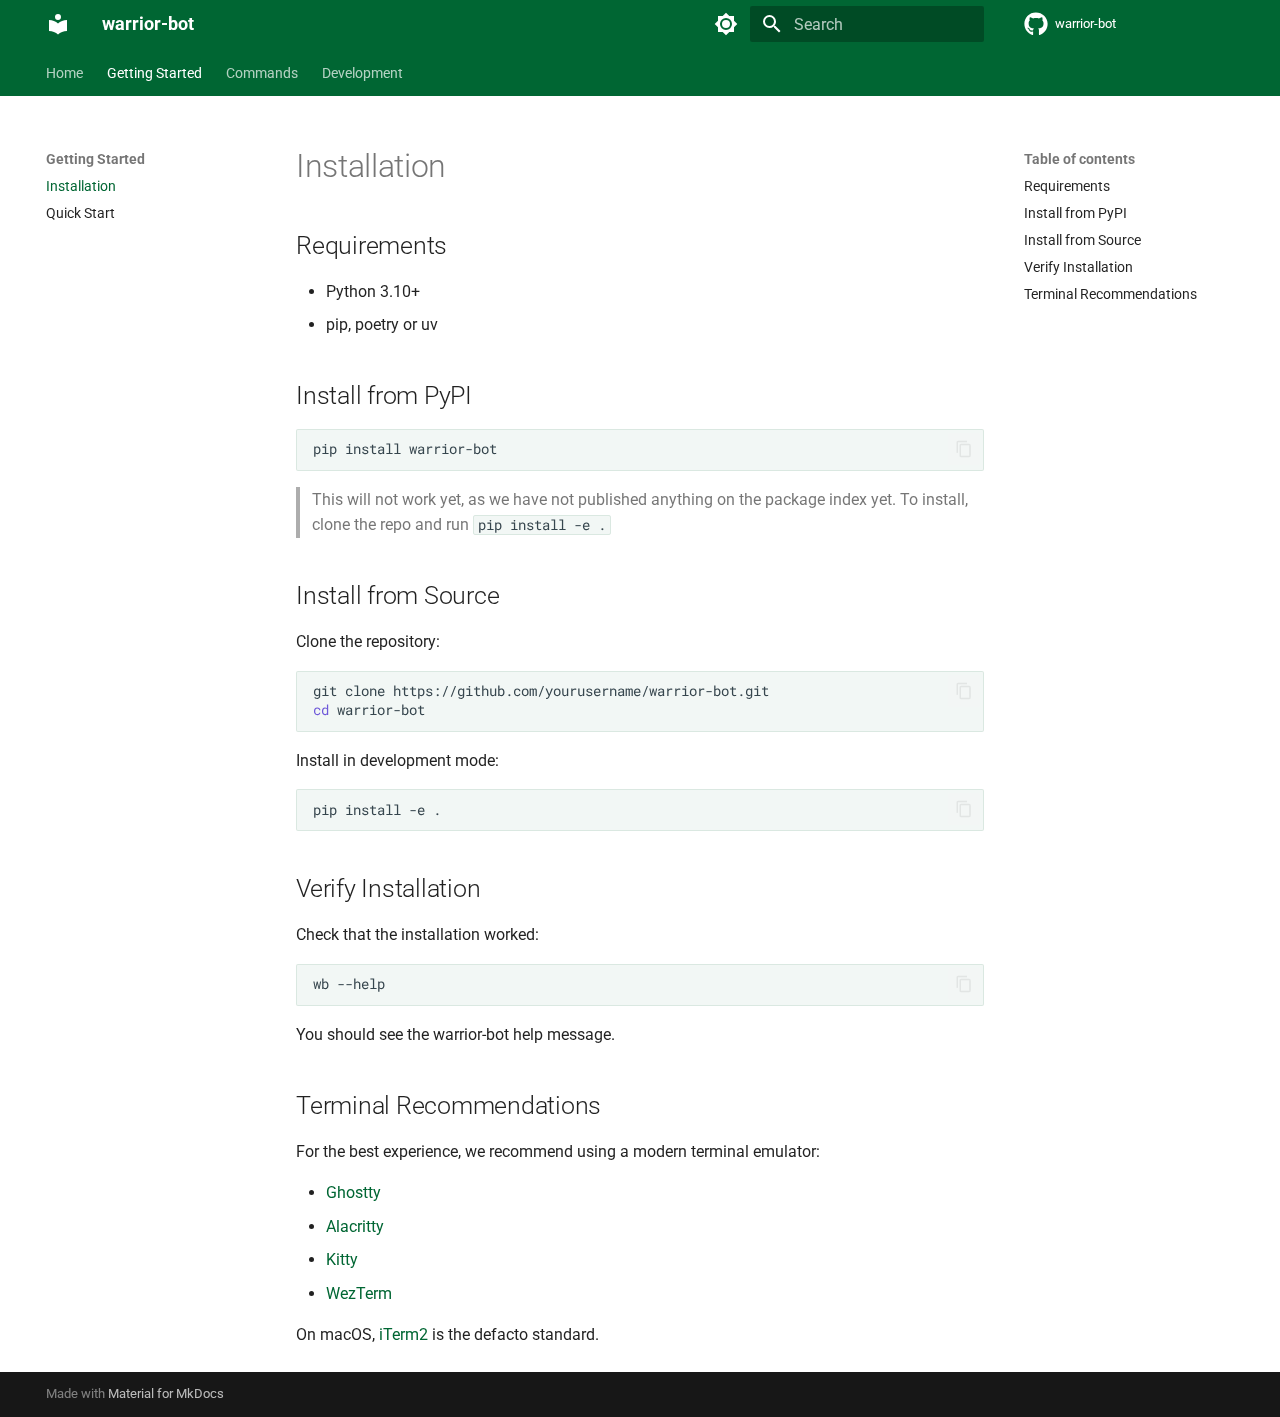
<file: getting-started/installation/index.html>
<!doctype html>
<html lang="en" class="no-js">
  <head>
    
      <meta charset="utf-8">
      <meta name="viewport" content="width=device-width,initial-scale=1">
      
        <meta name="description" content="Terminal assistant for Wayne State University students">
      
      
      
        <link rel="canonical" href="https://WSU-4110.github.io/warrior-bot/getting-started/installation/">
      
      
        <link rel="prev" href="../..">
      
      
        <link rel="next" href="../quick-start/">
      
      
        
      
      
      <link rel="icon" href="../../assets/images/favicon.png">
      <meta name="generator" content="mkdocs-1.6.1, mkdocs-material-9.7.1">
    
    
      
        <title>Installation - warrior-bot</title>
      
    
    
      <link rel="stylesheet" href="../../assets/stylesheets/main.484c7ddc.min.css">
      
        
        <link rel="stylesheet" href="../../assets/stylesheets/palette.ab4e12ef.min.css">
      
      


    
    
      
    
    
      
        
        
        <link rel="preconnect" href="https://fonts.gstatic.com" crossorigin>
        <link rel="stylesheet" href="https://fonts.googleapis.com/css?family=Roboto:300,300i,400,400i,700,700i%7CRoboto+Mono:400,400i,700,700i&display=fallback">
        <style>:root{--md-text-font:"Roboto";--md-code-font:"Roboto Mono"}</style>
      
    
    
      <link rel="stylesheet" href="../../stylesheets/extra.css">
    
    <script>__md_scope=new URL("../..",location),__md_hash=e=>[...e].reduce(((e,_)=>(e<<5)-e+_.charCodeAt(0)),0),__md_get=(e,_=localStorage,t=__md_scope)=>JSON.parse(_.getItem(t.pathname+"."+e)),__md_set=(e,_,t=localStorage,a=__md_scope)=>{try{t.setItem(a.pathname+"."+e,JSON.stringify(_))}catch(e){}}</script>
    
      

    
    
  </head>
  
  
    
    
      
    
    
    
    
    <body dir="ltr" data-md-color-scheme="default" data-md-color-primary="custom" data-md-color-accent="custom">
  
    
    <input class="md-toggle" data-md-toggle="drawer" type="checkbox" id="__drawer" autocomplete="off">
    <input class="md-toggle" data-md-toggle="search" type="checkbox" id="__search" autocomplete="off">
    <label class="md-overlay" for="__drawer"></label>
    <div data-md-component="skip">
      
        
        <a href="#installation" class="md-skip">
          Skip to content
        </a>
      
    </div>
    <div data-md-component="announce">
      
    </div>
    
    
      

<header class="md-header" data-md-component="header">
  <nav class="md-header__inner md-grid" aria-label="Header">
    <a href="../.." title="warrior-bot" class="md-header__button md-logo" aria-label="warrior-bot" data-md-component="logo">
      
  
  <svg xmlns="http://www.w3.org/2000/svg" viewBox="0 0 24 24"><path d="M12 8a3 3 0 0 0 3-3 3 3 0 0 0-3-3 3 3 0 0 0-3 3 3 3 0 0 0 3 3m0 3.54C9.64 9.35 6.5 8 3 8v11c3.5 0 6.64 1.35 9 3.54 2.36-2.19 5.5-3.54 9-3.54V8c-3.5 0-6.64 1.35-9 3.54"/></svg>

    </a>
    <label class="md-header__button md-icon" for="__drawer">
      
      <svg xmlns="http://www.w3.org/2000/svg" viewBox="0 0 24 24"><path d="M3 6h18v2H3zm0 5h18v2H3zm0 5h18v2H3z"/></svg>
    </label>
    <div class="md-header__title" data-md-component="header-title">
      <div class="md-header__ellipsis">
        <div class="md-header__topic">
          <span class="md-ellipsis">
            warrior-bot
          </span>
        </div>
        <div class="md-header__topic" data-md-component="header-topic">
          <span class="md-ellipsis">
            
              Installation
            
          </span>
        </div>
      </div>
    </div>
    
      
        <form class="md-header__option" data-md-component="palette">
  
    
    
    
    <input class="md-option" data-md-color-media="" data-md-color-scheme="default" data-md-color-primary="custom" data-md-color-accent="custom"  aria-label="Switch to dark mode"  type="radio" name="__palette" id="__palette_0">
    
      <label class="md-header__button md-icon" title="Switch to dark mode" for="__palette_1" hidden>
        <svg xmlns="http://www.w3.org/2000/svg" viewBox="0 0 24 24"><path d="M12 8a4 4 0 0 0-4 4 4 4 0 0 0 4 4 4 4 0 0 0 4-4 4 4 0 0 0-4-4m0 10a6 6 0 0 1-6-6 6 6 0 0 1 6-6 6 6 0 0 1 6 6 6 6 0 0 1-6 6m8-9.31V4h-4.69L12 .69 8.69 4H4v4.69L.69 12 4 15.31V20h4.69L12 23.31 15.31 20H20v-4.69L23.31 12z"/></svg>
      </label>
    
  
    
    
    
    <input class="md-option" data-md-color-media="" data-md-color-scheme="slate" data-md-color-primary="custom" data-md-color-accent="custom"  aria-label="Switch to light mode"  type="radio" name="__palette" id="__palette_1">
    
      <label class="md-header__button md-icon" title="Switch to light mode" for="__palette_0" hidden>
        <svg xmlns="http://www.w3.org/2000/svg" viewBox="0 0 24 24"><path d="M12 18c-.89 0-1.74-.2-2.5-.55C11.56 16.5 13 14.42 13 12s-1.44-4.5-3.5-5.45C10.26 6.2 11.11 6 12 6a6 6 0 0 1 6 6 6 6 0 0 1-6 6m8-9.31V4h-4.69L12 .69 8.69 4H4v4.69L.69 12 4 15.31V20h4.69L12 23.31 15.31 20H20v-4.69L23.31 12z"/></svg>
      </label>
    
  
</form>
      
    
    
      <script>var palette=__md_get("__palette");if(palette&&palette.color){if("(prefers-color-scheme)"===palette.color.media){var media=matchMedia("(prefers-color-scheme: light)"),input=document.querySelector(media.matches?"[data-md-color-media='(prefers-color-scheme: light)']":"[data-md-color-media='(prefers-color-scheme: dark)']");palette.color.media=input.getAttribute("data-md-color-media"),palette.color.scheme=input.getAttribute("data-md-color-scheme"),palette.color.primary=input.getAttribute("data-md-color-primary"),palette.color.accent=input.getAttribute("data-md-color-accent")}for(var[key,value]of Object.entries(palette.color))document.body.setAttribute("data-md-color-"+key,value)}</script>
    
    
    
      
      
        <label class="md-header__button md-icon" for="__search">
          
          <svg xmlns="http://www.w3.org/2000/svg" viewBox="0 0 24 24"><path d="M9.5 3A6.5 6.5 0 0 1 16 9.5c0 1.61-.59 3.09-1.56 4.23l.27.27h.79l5 5-1.5 1.5-5-5v-.79l-.27-.27A6.52 6.52 0 0 1 9.5 16 6.5 6.5 0 0 1 3 9.5 6.5 6.5 0 0 1 9.5 3m0 2C7 5 5 7 5 9.5S7 14 9.5 14 14 12 14 9.5 12 5 9.5 5"/></svg>
        </label>
        <div class="md-search" data-md-component="search" role="dialog">
  <label class="md-search__overlay" for="__search"></label>
  <div class="md-search__inner" role="search">
    <form class="md-search__form" name="search">
      <input type="text" class="md-search__input" name="query" aria-label="Search" placeholder="Search" autocapitalize="off" autocorrect="off" autocomplete="off" spellcheck="false" data-md-component="search-query" required>
      <label class="md-search__icon md-icon" for="__search">
        
        <svg xmlns="http://www.w3.org/2000/svg" viewBox="0 0 24 24"><path d="M9.5 3A6.5 6.5 0 0 1 16 9.5c0 1.61-.59 3.09-1.56 4.23l.27.27h.79l5 5-1.5 1.5-5-5v-.79l-.27-.27A6.52 6.52 0 0 1 9.5 16 6.5 6.5 0 0 1 3 9.5 6.5 6.5 0 0 1 9.5 3m0 2C7 5 5 7 5 9.5S7 14 9.5 14 14 12 14 9.5 12 5 9.5 5"/></svg>
        
        <svg xmlns="http://www.w3.org/2000/svg" viewBox="0 0 24 24"><path d="M20 11v2H8l5.5 5.5-1.42 1.42L4.16 12l7.92-7.92L13.5 5.5 8 11z"/></svg>
      </label>
      <nav class="md-search__options" aria-label="Search">
        
        <button type="reset" class="md-search__icon md-icon" title="Clear" aria-label="Clear" tabindex="-1">
          
          <svg xmlns="http://www.w3.org/2000/svg" viewBox="0 0 24 24"><path d="M19 6.41 17.59 5 12 10.59 6.41 5 5 6.41 10.59 12 5 17.59 6.41 19 12 13.41 17.59 19 19 17.59 13.41 12z"/></svg>
        </button>
      </nav>
      
        <div class="md-search__suggest" data-md-component="search-suggest"></div>
      
    </form>
    <div class="md-search__output">
      <div class="md-search__scrollwrap" tabindex="0" data-md-scrollfix>
        <div class="md-search-result" data-md-component="search-result">
          <div class="md-search-result__meta">
            Initializing search
          </div>
          <ol class="md-search-result__list" role="presentation"></ol>
        </div>
      </div>
    </div>
  </div>
</div>
      
    
    
      <div class="md-header__source">
        <a href="https://github.com/WSU-4110/warrior-bot" title="Go to repository" class="md-source" data-md-component="source">
  <div class="md-source__icon md-icon">
    
    <svg xmlns="http://www.w3.org/2000/svg" viewBox="0 0 512 512"><!--! Font Awesome Free 7.1.0 by @fontawesome - https://fontawesome.com License - https://fontawesome.com/license/free (Icons: CC BY 4.0, Fonts: SIL OFL 1.1, Code: MIT License) Copyright 2025 Fonticons, Inc.--><path d="M173.9 397.4c0 2-2.3 3.6-5.2 3.6-3.3.3-5.6-1.3-5.6-3.6 0-2 2.3-3.6 5.2-3.6 3-.3 5.6 1.3 5.6 3.6m-31.1-4.5c-.7 2 1.3 4.3 4.3 4.9 2.6 1 5.6 0 6.2-2s-1.3-4.3-4.3-5.2c-2.6-.7-5.5.3-6.2 2.3m44.2-1.7c-2.9.7-4.9 2.6-4.6 4.9.3 2 2.9 3.3 5.9 2.6 2.9-.7 4.9-2.6 4.6-4.6-.3-1.9-3-3.2-5.9-2.9M252.8 8C114.1 8 8 113.3 8 252c0 110.9 69.8 205.8 169.5 239.2 12.8 2.3 17.3-5.6 17.3-12.1 0-6.2-.3-40.4-.3-61.4 0 0-70 15-84.7-29.8 0 0-11.4-29.1-27.8-36.6 0 0-22.9-15.7 1.6-15.4 0 0 24.9 2 38.6 25.8 21.9 38.6 58.6 27.5 72.9 20.9 2.3-16 8.8-27.1 16-33.7-55.9-6.2-112.3-14.3-112.3-110.5 0-27.5 7.6-41.3 23.6-58.9-2.6-6.5-11.1-33.3 2.6-67.9 20.9-6.5 69 27 69 27 20-5.6 41.5-8.5 62.8-8.5s42.8 2.9 62.8 8.5c0 0 48.1-33.6 69-27 13.7 34.7 5.2 61.4 2.6 67.9 16 17.7 25.8 31.5 25.8 58.9 0 96.5-58.9 104.2-114.8 110.5 9.2 7.9 17 22.9 17 46.4 0 33.7-.3 75.4-.3 83.6 0 6.5 4.6 14.4 17.3 12.1C436.2 457.8 504 362.9 504 252 504 113.3 391.5 8 252.8 8M105.2 352.9c-1.3 1-1 3.3.7 5.2 1.6 1.6 3.9 2.3 5.2 1 1.3-1 1-3.3-.7-5.2-1.6-1.6-3.9-2.3-5.2-1m-10.8-8.1c-.7 1.3.3 2.9 2.3 3.9 1.6 1 3.6.7 4.3-.7.7-1.3-.3-2.9-2.3-3.9-2-.6-3.6-.3-4.3.7m32.4 35.6c-1.6 1.3-1 4.3 1.3 6.2 2.3 2.3 5.2 2.6 6.5 1 1.3-1.3.7-4.3-1.3-6.2-2.2-2.3-5.2-2.6-6.5-1m-11.4-14.7c-1.6 1-1.6 3.6 0 5.9s4.3 3.3 5.6 2.3c1.6-1.3 1.6-3.9 0-6.2-1.4-2.3-4-3.3-5.6-2"/></svg>
  </div>
  <div class="md-source__repository">
    warrior-bot
  </div>
</a>
      </div>
    
  </nav>
  
</header>
    
    <div class="md-container" data-md-component="container">
      
      
        
          
            
<nav class="md-tabs" aria-label="Tabs" data-md-component="tabs">
  <div class="md-grid">
    <ul class="md-tabs__list">
      
        
  
  
  
  
    <li class="md-tabs__item">
      <a href="../.." class="md-tabs__link">
        
  
  
    
  
  Home

      </a>
    </li>
  

      
        
  
  
  
    
  
  
    
    
      <li class="md-tabs__item md-tabs__item--active">
        <a href="./" class="md-tabs__link">
          
  
  
  Getting Started

        </a>
      </li>
    
  

      
        
  
  
  
  
    
    
      <li class="md-tabs__item">
        <a href="../../commands/" class="md-tabs__link">
          
  
  
  Commands

        </a>
      </li>
    
  

      
        
  
  
  
  
    
    
      <li class="md-tabs__item">
        <a href="../../development/contributing/" class="md-tabs__link">
          
  
  
  Development

        </a>
      </li>
    
  

      
    </ul>
  </div>
</nav>
          
        
      
      <main class="md-main" data-md-component="main">
        <div class="md-main__inner md-grid">
          
            
              
              <div class="md-sidebar md-sidebar--primary" data-md-component="sidebar" data-md-type="navigation" >
                <div class="md-sidebar__scrollwrap">
                  <div class="md-sidebar__inner">
                    


  


<nav class="md-nav md-nav--primary md-nav--lifted" aria-label="Navigation" data-md-level="0">
  <label class="md-nav__title" for="__drawer">
    <a href="../.." title="warrior-bot" class="md-nav__button md-logo" aria-label="warrior-bot" data-md-component="logo">
      
  
  <svg xmlns="http://www.w3.org/2000/svg" viewBox="0 0 24 24"><path d="M12 8a3 3 0 0 0 3-3 3 3 0 0 0-3-3 3 3 0 0 0-3 3 3 3 0 0 0 3 3m0 3.54C9.64 9.35 6.5 8 3 8v11c3.5 0 6.64 1.35 9 3.54 2.36-2.19 5.5-3.54 9-3.54V8c-3.5 0-6.64 1.35-9 3.54"/></svg>

    </a>
    warrior-bot
  </label>
  
    <div class="md-nav__source">
      <a href="https://github.com/WSU-4110/warrior-bot" title="Go to repository" class="md-source" data-md-component="source">
  <div class="md-source__icon md-icon">
    
    <svg xmlns="http://www.w3.org/2000/svg" viewBox="0 0 512 512"><!--! Font Awesome Free 7.1.0 by @fontawesome - https://fontawesome.com License - https://fontawesome.com/license/free (Icons: CC BY 4.0, Fonts: SIL OFL 1.1, Code: MIT License) Copyright 2025 Fonticons, Inc.--><path d="M173.9 397.4c0 2-2.3 3.6-5.2 3.6-3.3.3-5.6-1.3-5.6-3.6 0-2 2.3-3.6 5.2-3.6 3-.3 5.6 1.3 5.6 3.6m-31.1-4.5c-.7 2 1.3 4.3 4.3 4.9 2.6 1 5.6 0 6.2-2s-1.3-4.3-4.3-5.2c-2.6-.7-5.5.3-6.2 2.3m44.2-1.7c-2.9.7-4.9 2.6-4.6 4.9.3 2 2.9 3.3 5.9 2.6 2.9-.7 4.9-2.6 4.6-4.6-.3-1.9-3-3.2-5.9-2.9M252.8 8C114.1 8 8 113.3 8 252c0 110.9 69.8 205.8 169.5 239.2 12.8 2.3 17.3-5.6 17.3-12.1 0-6.2-.3-40.4-.3-61.4 0 0-70 15-84.7-29.8 0 0-11.4-29.1-27.8-36.6 0 0-22.9-15.7 1.6-15.4 0 0 24.9 2 38.6 25.8 21.9 38.6 58.6 27.5 72.9 20.9 2.3-16 8.8-27.1 16-33.7-55.9-6.2-112.3-14.3-112.3-110.5 0-27.5 7.6-41.3 23.6-58.9-2.6-6.5-11.1-33.3 2.6-67.9 20.9-6.5 69 27 69 27 20-5.6 41.5-8.5 62.8-8.5s42.8 2.9 62.8 8.5c0 0 48.1-33.6 69-27 13.7 34.7 5.2 61.4 2.6 67.9 16 17.7 25.8 31.5 25.8 58.9 0 96.5-58.9 104.2-114.8 110.5 9.2 7.9 17 22.9 17 46.4 0 33.7-.3 75.4-.3 83.6 0 6.5 4.6 14.4 17.3 12.1C436.2 457.8 504 362.9 504 252 504 113.3 391.5 8 252.8 8M105.2 352.9c-1.3 1-1 3.3.7 5.2 1.6 1.6 3.9 2.3 5.2 1 1.3-1 1-3.3-.7-5.2-1.6-1.6-3.9-2.3-5.2-1m-10.8-8.1c-.7 1.3.3 2.9 2.3 3.9 1.6 1 3.6.7 4.3-.7.7-1.3-.3-2.9-2.3-3.9-2-.6-3.6-.3-4.3.7m32.4 35.6c-1.6 1.3-1 4.3 1.3 6.2 2.3 2.3 5.2 2.6 6.5 1 1.3-1.3.7-4.3-1.3-6.2-2.2-2.3-5.2-2.6-6.5-1m-11.4-14.7c-1.6 1-1.6 3.6 0 5.9s4.3 3.3 5.6 2.3c1.6-1.3 1.6-3.9 0-6.2-1.4-2.3-4-3.3-5.6-2"/></svg>
  </div>
  <div class="md-source__repository">
    warrior-bot
  </div>
</a>
    </div>
  
  <ul class="md-nav__list" data-md-scrollfix>
    
      
      
  
  
  
  
    <li class="md-nav__item">
      <a href="../.." class="md-nav__link">
        
  
  
  <span class="md-ellipsis">
    
  
    Home
  

    
  </span>
  
  

      </a>
    </li>
  

    
      
      
  
  
    
  
  
  
    
    
    
    
      
        
        
      
      
        
      
    
    
    <li class="md-nav__item md-nav__item--active md-nav__item--section md-nav__item--nested">
      
        
        
        <input class="md-nav__toggle md-toggle " type="checkbox" id="__nav_2" checked>
        
          
          <label class="md-nav__link" for="__nav_2" id="__nav_2_label" tabindex="">
            
  
  
  <span class="md-ellipsis">
    
  
    Getting Started
  

    
  </span>
  
  

            <span class="md-nav__icon md-icon"></span>
          </label>
        
        <nav class="md-nav" data-md-level="1" aria-labelledby="__nav_2_label" aria-expanded="true">
          <label class="md-nav__title" for="__nav_2">
            <span class="md-nav__icon md-icon"></span>
            
  
    Getting Started
  

          </label>
          <ul class="md-nav__list" data-md-scrollfix>
            
              
                
  
  
    
  
  
  
    <li class="md-nav__item md-nav__item--active">
      
      <input class="md-nav__toggle md-toggle" type="checkbox" id="__toc">
      
      
        
      
      
        <label class="md-nav__link md-nav__link--active" for="__toc">
          
  
  
  <span class="md-ellipsis">
    
  
    Installation
  

    
  </span>
  
  

          <span class="md-nav__icon md-icon"></span>
        </label>
      
      <a href="./" class="md-nav__link md-nav__link--active">
        
  
  
  <span class="md-ellipsis">
    
  
    Installation
  

    
  </span>
  
  

      </a>
      
        

<nav class="md-nav md-nav--secondary" aria-label="Table of contents">
  
  
  
    
  
  
    <label class="md-nav__title" for="__toc">
      <span class="md-nav__icon md-icon"></span>
      Table of contents
    </label>
    <ul class="md-nav__list" data-md-component="toc" data-md-scrollfix>
      
        <li class="md-nav__item">
  <a href="#requirements" class="md-nav__link">
    <span class="md-ellipsis">
      
        Requirements
      
    </span>
  </a>
  
</li>
      
        <li class="md-nav__item">
  <a href="#install-from-pypi" class="md-nav__link">
    <span class="md-ellipsis">
      
        Install from PyPI
      
    </span>
  </a>
  
</li>
      
        <li class="md-nav__item">
  <a href="#install-from-source" class="md-nav__link">
    <span class="md-ellipsis">
      
        Install from Source
      
    </span>
  </a>
  
</li>
      
        <li class="md-nav__item">
  <a href="#verify-installation" class="md-nav__link">
    <span class="md-ellipsis">
      
        Verify Installation
      
    </span>
  </a>
  
</li>
      
        <li class="md-nav__item">
  <a href="#terminal-recommendations" class="md-nav__link">
    <span class="md-ellipsis">
      
        Terminal Recommendations
      
    </span>
  </a>
  
</li>
      
    </ul>
  
</nav>
      
    </li>
  

              
            
              
                
  
  
  
  
    <li class="md-nav__item">
      <a href="../quick-start/" class="md-nav__link">
        
  
  
  <span class="md-ellipsis">
    
  
    Quick Start
  

    
  </span>
  
  

      </a>
    </li>
  

              
            
          </ul>
        </nav>
      
    </li>
  

    
      
      
  
  
  
  
    
    
    
    
      
      
        
      
    
    
    <li class="md-nav__item md-nav__item--nested">
      
        
        
          
        
        <input class="md-nav__toggle md-toggle md-toggle--indeterminate" type="checkbox" id="__nav_3" >
        
          
          <label class="md-nav__link" for="__nav_3" id="__nav_3_label" tabindex="0">
            
  
  
  <span class="md-ellipsis">
    
  
    Commands
  

    
  </span>
  
  

            <span class="md-nav__icon md-icon"></span>
          </label>
        
        <nav class="md-nav" data-md-level="1" aria-labelledby="__nav_3_label" aria-expanded="false">
          <label class="md-nav__title" for="__nav_3">
            <span class="md-nav__icon md-icon"></span>
            
  
    Commands
  

          </label>
          <ul class="md-nav__list" data-md-scrollfix>
            
              
                
  
  
  
  
    <li class="md-nav__item">
      <a href="../../commands/" class="md-nav__link">
        
  
  
  <span class="md-ellipsis">
    
  
    Overview
  

    
  </span>
  
  

      </a>
    </li>
  

              
            
              
                
  
  
  
  
    <li class="md-nav__item">
      <a href="../../commands/go/" class="md-nav__link">
        
  
  
  <span class="md-ellipsis">
    
  
    go
  

    
  </span>
  
  

      </a>
    </li>
  

              
            
              
                
  
  
  
  
    <li class="md-nav__item">
      <a href="../../commands/where/" class="md-nav__link">
        
  
  
  <span class="md-ellipsis">
    
  
    where
  

    
  </span>
  
  

      </a>
    </li>
  

              
            
              
                
  
  
  
  
    <li class="md-nav__item">
      <a href="../../commands/book/" class="md-nav__link">
        
  
  
  <span class="md-ellipsis">
    
  
    book
  

    
  </span>
  
  

      </a>
    </li>
  

              
            
          </ul>
        </nav>
      
    </li>
  

    
      
      
  
  
  
  
    
    
    
    
      
      
        
      
    
    
    <li class="md-nav__item md-nav__item--nested">
      
        
        
          
        
        <input class="md-nav__toggle md-toggle md-toggle--indeterminate" type="checkbox" id="__nav_4" >
        
          
          <label class="md-nav__link" for="__nav_4" id="__nav_4_label" tabindex="0">
            
  
  
  <span class="md-ellipsis">
    
  
    Development
  

    
  </span>
  
  

            <span class="md-nav__icon md-icon"></span>
          </label>
        
        <nav class="md-nav" data-md-level="1" aria-labelledby="__nav_4_label" aria-expanded="false">
          <label class="md-nav__title" for="__nav_4">
            <span class="md-nav__icon md-icon"></span>
            
  
    Development
  

          </label>
          <ul class="md-nav__list" data-md-scrollfix>
            
              
                
  
  
  
  
    <li class="md-nav__item">
      <a href="../../development/contributing/" class="md-nav__link">
        
  
  
  <span class="md-ellipsis">
    
  
    Contributing
  

    
  </span>
  
  

      </a>
    </li>
  

              
            
              
                
  
  
  
  
    <li class="md-nav__item">
      <a href="../../development/architecture/" class="md-nav__link">
        
  
  
  <span class="md-ellipsis">
    
  
    Architecture
  

    
  </span>
  
  

      </a>
    </li>
  

              
            
          </ul>
        </nav>
      
    </li>
  

    
  </ul>
</nav>
                  </div>
                </div>
              </div>
            
            
              
              <div class="md-sidebar md-sidebar--secondary" data-md-component="sidebar" data-md-type="toc" >
                <div class="md-sidebar__scrollwrap">
                  <div class="md-sidebar__inner">
                    

<nav class="md-nav md-nav--secondary" aria-label="Table of contents">
  
  
  
    
  
  
    <label class="md-nav__title" for="__toc">
      <span class="md-nav__icon md-icon"></span>
      Table of contents
    </label>
    <ul class="md-nav__list" data-md-component="toc" data-md-scrollfix>
      
        <li class="md-nav__item">
  <a href="#requirements" class="md-nav__link">
    <span class="md-ellipsis">
      
        Requirements
      
    </span>
  </a>
  
</li>
      
        <li class="md-nav__item">
  <a href="#install-from-pypi" class="md-nav__link">
    <span class="md-ellipsis">
      
        Install from PyPI
      
    </span>
  </a>
  
</li>
      
        <li class="md-nav__item">
  <a href="#install-from-source" class="md-nav__link">
    <span class="md-ellipsis">
      
        Install from Source
      
    </span>
  </a>
  
</li>
      
        <li class="md-nav__item">
  <a href="#verify-installation" class="md-nav__link">
    <span class="md-ellipsis">
      
        Verify Installation
      
    </span>
  </a>
  
</li>
      
        <li class="md-nav__item">
  <a href="#terminal-recommendations" class="md-nav__link">
    <span class="md-ellipsis">
      
        Terminal Recommendations
      
    </span>
  </a>
  
</li>
      
    </ul>
  
</nav>
                  </div>
                </div>
              </div>
            
          
          
            <div class="md-content" data-md-component="content">
              
              <article class="md-content__inner md-typeset">
                
                  


  
  


<h1 id="installation">Installation</h1>
<h2 id="requirements">Requirements</h2>
<ul>
<li>Python 3.10+</li>
<li>pip, poetry or uv </li>
</ul>
<h2 id="install-from-pypi">Install from PyPI</h2>
<div class="highlight"><pre><span></span><code><a id="__codelineno-0-1" name="__codelineno-0-1" href="#__codelineno-0-1"></a>pip<span class="w"> </span>install<span class="w"> </span>warrior-bot
</code></pre></div>
<blockquote>
<p>This will not work yet, as we have not published anything on the package index yet. 
To install, clone the repo and run <code>pip install -e .</code></p>
</blockquote>
<h2 id="install-from-source">Install from Source</h2>
<p>Clone the repository:</p>
<div class="highlight"><pre><span></span><code><a id="__codelineno-1-1" name="__codelineno-1-1" href="#__codelineno-1-1"></a>git<span class="w"> </span>clone<span class="w"> </span>https://github.com/yourusername/warrior-bot.git
<a id="__codelineno-1-2" name="__codelineno-1-2" href="#__codelineno-1-2"></a><span class="nb">cd</span><span class="w"> </span>warrior-bot
</code></pre></div>
<p>Install in development mode:</p>
<div class="highlight"><pre><span></span><code><a id="__codelineno-2-1" name="__codelineno-2-1" href="#__codelineno-2-1"></a>pip<span class="w"> </span>install<span class="w"> </span>-e<span class="w"> </span>.
</code></pre></div>
<h2 id="verify-installation">Verify Installation</h2>
<p>Check that the installation worked:</p>
<div class="highlight"><pre><span></span><code><a id="__codelineno-3-1" name="__codelineno-3-1" href="#__codelineno-3-1"></a>wb<span class="w"> </span>--help
</code></pre></div>
<p>You should see the warrior-bot help message.</p>
<h2 id="terminal-recommendations">Terminal Recommendations</h2>
<p>For the best experience, we recommend using a modern terminal emulator:</p>
<ul>
<li><a href="https://ghostty.org/">Ghostty</a></li>
<li><a href="https://alacritty.org/">Alacritty</a></li>
<li><a href="https://sw.kovidgoyal.net/kitty/binary/">Kitty</a></li>
<li><a href="https://wezterm.org/index.html">WezTerm</a></li>
</ul>
<p>On macOS, <a href="https://iterm2.com/">iTerm2</a> is the defacto standard.</p>












                
              </article>
            </div>
          
          
<script>var target=document.getElementById(location.hash.slice(1));target&&target.name&&(target.checked=target.name.startsWith("__tabbed_"))</script>
        </div>
        
          <button type="button" class="md-top md-icon" data-md-component="top" hidden>
  
  <svg xmlns="http://www.w3.org/2000/svg" viewBox="0 0 24 24"><path d="M13 20h-2V8l-5.5 5.5-1.42-1.42L12 4.16l7.92 7.92-1.42 1.42L13 8z"/></svg>
  Back to top
</button>
        
      </main>
      
        <footer class="md-footer">
  
  <div class="md-footer-meta md-typeset">
    <div class="md-footer-meta__inner md-grid">
      <div class="md-copyright">
  
  
    Made with
    <a href="https://squidfunk.github.io/mkdocs-material/" target="_blank" rel="noopener">
      Material for MkDocs
    </a>
  
</div>
      
    </div>
  </div>
</footer>
      
    </div>
    <div class="md-dialog" data-md-component="dialog">
      <div class="md-dialog__inner md-typeset"></div>
    </div>
    
    
    
      
      
      <script id="__config" type="application/json">{"annotate": null, "base": "../..", "features": ["navigation.tabs", "navigation.sections", "navigation.expand", "navigation.top", "search.suggest", "search.highlight", "content.code.copy"], "search": "../../assets/javascripts/workers/search.2c215733.min.js", "tags": null, "translations": {"clipboard.copied": "Copied to clipboard", "clipboard.copy": "Copy to clipboard", "search.result.more.one": "1 more on this page", "search.result.more.other": "# more on this page", "search.result.none": "No matching documents", "search.result.one": "1 matching document", "search.result.other": "# matching documents", "search.result.placeholder": "Type to start searching", "search.result.term.missing": "Missing", "select.version": "Select version"}, "version": null}</script>
    
    
      <script src="../../assets/javascripts/bundle.79ae519e.min.js"></script>
      
    
  </body>
</html>
</file>
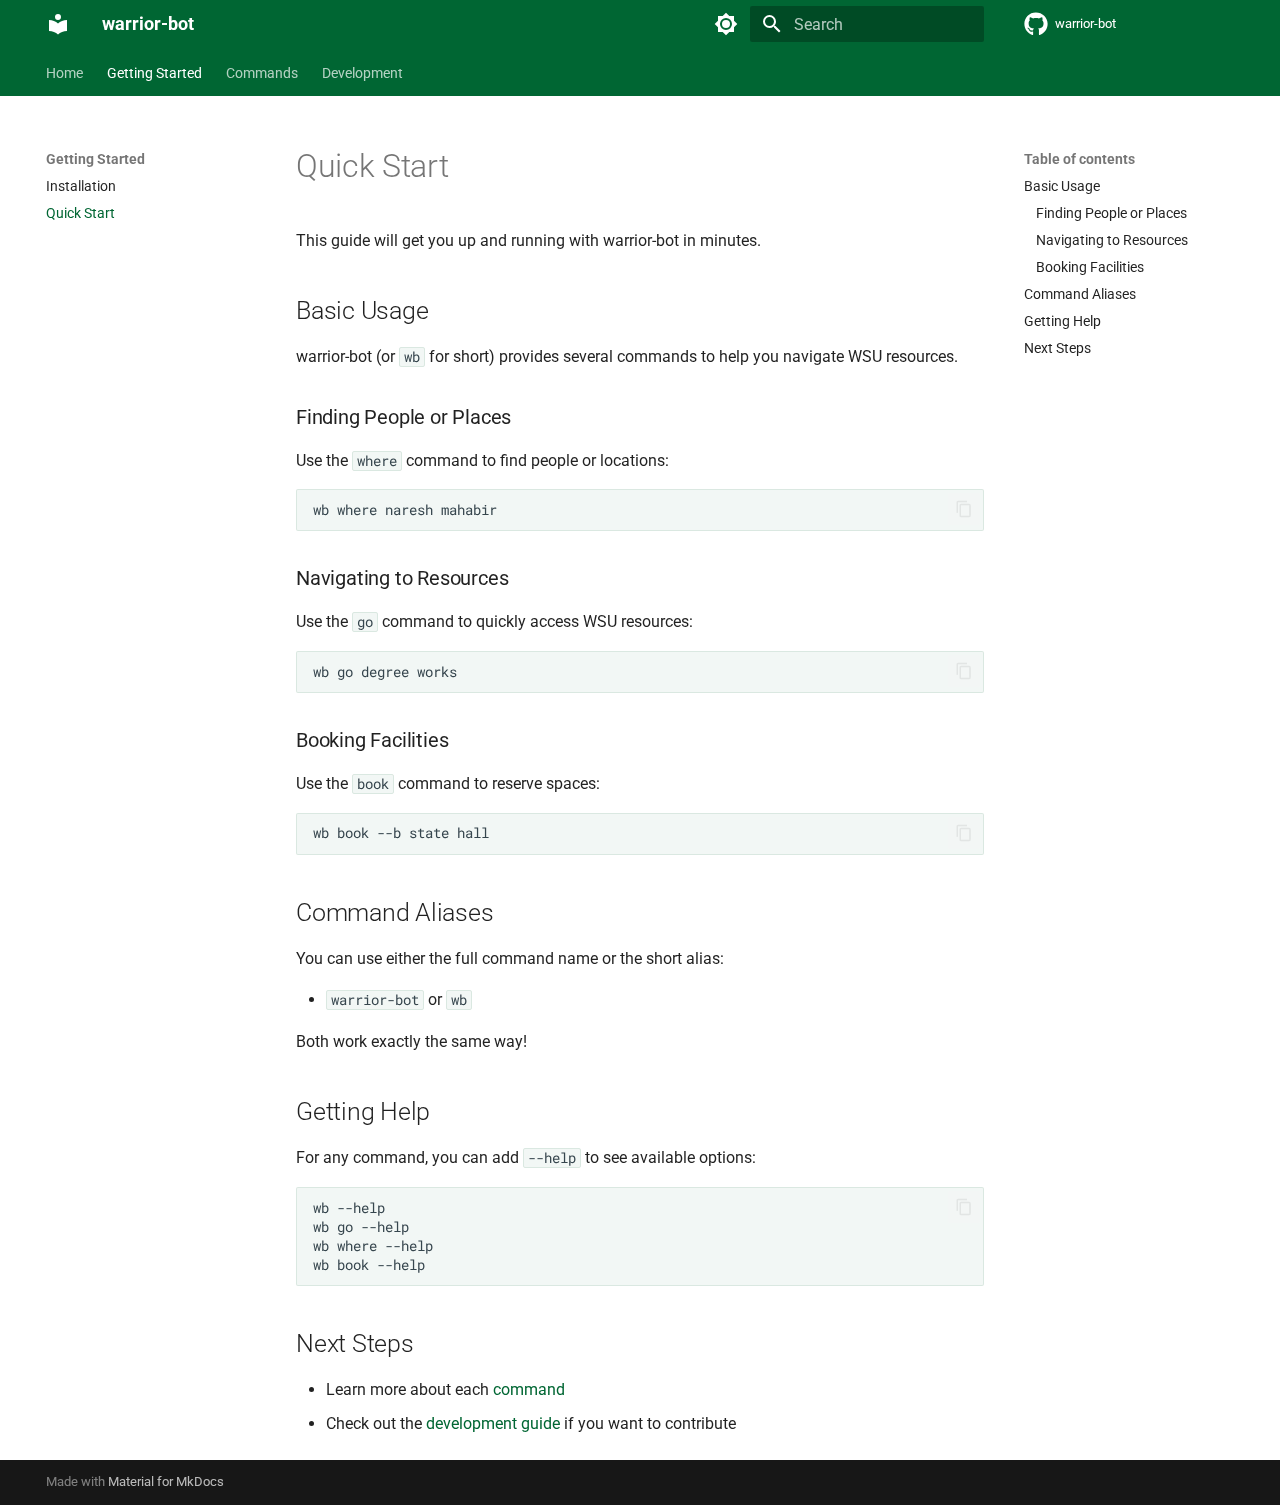
<file: getting-started/quick-start/index.html>
<!doctype html>
<html lang="en" class="no-js">
  <head>
    
      <meta charset="utf-8">
      <meta name="viewport" content="width=device-width,initial-scale=1">
      
        <meta name="description" content="Terminal assistant for Wayne State University students">
      
      
      
        <link rel="canonical" href="https://github.com/WSU-4110/warrior-bot/getting-started/quick-start/">
      
      
        <link rel="prev" href="../installation/">
      
      
        <link rel="next" href="../../commands/">
      
      
        
      
      
      <link rel="icon" href="../../assets/images/favicon.png">
      <meta name="generator" content="mkdocs-1.6.1, mkdocs-material-9.7.1">
    
    
      
        <title>Quick Start - warrior-bot</title>
      
    
    
      <link rel="stylesheet" href="../../assets/stylesheets/main.484c7ddc.min.css">
      
        
        <link rel="stylesheet" href="../../assets/stylesheets/palette.ab4e12ef.min.css">
      
      


    
    
      
    
    
      
        
        
        <link rel="preconnect" href="https://fonts.gstatic.com" crossorigin>
        <link rel="stylesheet" href="https://fonts.googleapis.com/css?family=Roboto:300,300i,400,400i,700,700i%7CRoboto+Mono:400,400i,700,700i&display=fallback">
        <style>:root{--md-text-font:"Roboto";--md-code-font:"Roboto Mono"}</style>
      
    
    
      <link rel="stylesheet" href="../../stylesheets/extra.css">
    
    <script>__md_scope=new URL("../..",location),__md_hash=e=>[...e].reduce(((e,_)=>(e<<5)-e+_.charCodeAt(0)),0),__md_get=(e,_=localStorage,t=__md_scope)=>JSON.parse(_.getItem(t.pathname+"."+e)),__md_set=(e,_,t=localStorage,a=__md_scope)=>{try{t.setItem(a.pathname+"."+e,JSON.stringify(_))}catch(e){}}</script>
    
      

    
    
  </head>
  
  
    
    
      
    
    
    
    
    <body dir="ltr" data-md-color-scheme="default" data-md-color-primary="custom" data-md-color-accent="custom">
  
    
    <input class="md-toggle" data-md-toggle="drawer" type="checkbox" id="__drawer" autocomplete="off">
    <input class="md-toggle" data-md-toggle="search" type="checkbox" id="__search" autocomplete="off">
    <label class="md-overlay" for="__drawer"></label>
    <div data-md-component="skip">
      
        
        <a href="#quick-start" class="md-skip">
          Skip to content
        </a>
      
    </div>
    <div data-md-component="announce">
      
    </div>
    
    
      

<header class="md-header" data-md-component="header">
  <nav class="md-header__inner md-grid" aria-label="Header">
    <a href="../.." title="warrior-bot" class="md-header__button md-logo" aria-label="warrior-bot" data-md-component="logo">
      
  
  <svg xmlns="http://www.w3.org/2000/svg" viewBox="0 0 24 24"><path d="M12 8a3 3 0 0 0 3-3 3 3 0 0 0-3-3 3 3 0 0 0-3 3 3 3 0 0 0 3 3m0 3.54C9.64 9.35 6.5 8 3 8v11c3.5 0 6.64 1.35 9 3.54 2.36-2.19 5.5-3.54 9-3.54V8c-3.5 0-6.64 1.35-9 3.54"/></svg>

    </a>
    <label class="md-header__button md-icon" for="__drawer">
      
      <svg xmlns="http://www.w3.org/2000/svg" viewBox="0 0 24 24"><path d="M3 6h18v2H3zm0 5h18v2H3zm0 5h18v2H3z"/></svg>
    </label>
    <div class="md-header__title" data-md-component="header-title">
      <div class="md-header__ellipsis">
        <div class="md-header__topic">
          <span class="md-ellipsis">
            warrior-bot
          </span>
        </div>
        <div class="md-header__topic" data-md-component="header-topic">
          <span class="md-ellipsis">
            
              Quick Start
            
          </span>
        </div>
      </div>
    </div>
    
      
        <form class="md-header__option" data-md-component="palette">
  
    
    
    
    <input class="md-option" data-md-color-media="" data-md-color-scheme="default" data-md-color-primary="custom" data-md-color-accent="custom"  aria-label="Switch to dark mode"  type="radio" name="__palette" id="__palette_0">
    
      <label class="md-header__button md-icon" title="Switch to dark mode" for="__palette_1" hidden>
        <svg xmlns="http://www.w3.org/2000/svg" viewBox="0 0 24 24"><path d="M12 8a4 4 0 0 0-4 4 4 4 0 0 0 4 4 4 4 0 0 0 4-4 4 4 0 0 0-4-4m0 10a6 6 0 0 1-6-6 6 6 0 0 1 6-6 6 6 0 0 1 6 6 6 6 0 0 1-6 6m8-9.31V4h-4.69L12 .69 8.69 4H4v4.69L.69 12 4 15.31V20h4.69L12 23.31 15.31 20H20v-4.69L23.31 12z"/></svg>
      </label>
    
  
    
    
    
    <input class="md-option" data-md-color-media="" data-md-color-scheme="slate" data-md-color-primary="custom" data-md-color-accent="custom"  aria-label="Switch to light mode"  type="radio" name="__palette" id="__palette_1">
    
      <label class="md-header__button md-icon" title="Switch to light mode" for="__palette_0" hidden>
        <svg xmlns="http://www.w3.org/2000/svg" viewBox="0 0 24 24"><path d="M12 18c-.89 0-1.74-.2-2.5-.55C11.56 16.5 13 14.42 13 12s-1.44-4.5-3.5-5.45C10.26 6.2 11.11 6 12 6a6 6 0 0 1 6 6 6 6 0 0 1-6 6m8-9.31V4h-4.69L12 .69 8.69 4H4v4.69L.69 12 4 15.31V20h4.69L12 23.31 15.31 20H20v-4.69L23.31 12z"/></svg>
      </label>
    
  
</form>
      
    
    
      <script>var palette=__md_get("__palette");if(palette&&palette.color){if("(prefers-color-scheme)"===palette.color.media){var media=matchMedia("(prefers-color-scheme: light)"),input=document.querySelector(media.matches?"[data-md-color-media='(prefers-color-scheme: light)']":"[data-md-color-media='(prefers-color-scheme: dark)']");palette.color.media=input.getAttribute("data-md-color-media"),palette.color.scheme=input.getAttribute("data-md-color-scheme"),palette.color.primary=input.getAttribute("data-md-color-primary"),palette.color.accent=input.getAttribute("data-md-color-accent")}for(var[key,value]of Object.entries(palette.color))document.body.setAttribute("data-md-color-"+key,value)}</script>
    
    
    
      
      
        <label class="md-header__button md-icon" for="__search">
          
          <svg xmlns="http://www.w3.org/2000/svg" viewBox="0 0 24 24"><path d="M9.5 3A6.5 6.5 0 0 1 16 9.5c0 1.61-.59 3.09-1.56 4.23l.27.27h.79l5 5-1.5 1.5-5-5v-.79l-.27-.27A6.52 6.52 0 0 1 9.5 16 6.5 6.5 0 0 1 3 9.5 6.5 6.5 0 0 1 9.5 3m0 2C7 5 5 7 5 9.5S7 14 9.5 14 14 12 14 9.5 12 5 9.5 5"/></svg>
        </label>
        <div class="md-search" data-md-component="search" role="dialog">
  <label class="md-search__overlay" for="__search"></label>
  <div class="md-search__inner" role="search">
    <form class="md-search__form" name="search">
      <input type="text" class="md-search__input" name="query" aria-label="Search" placeholder="Search" autocapitalize="off" autocorrect="off" autocomplete="off" spellcheck="false" data-md-component="search-query" required>
      <label class="md-search__icon md-icon" for="__search">
        
        <svg xmlns="http://www.w3.org/2000/svg" viewBox="0 0 24 24"><path d="M9.5 3A6.5 6.5 0 0 1 16 9.5c0 1.61-.59 3.09-1.56 4.23l.27.27h.79l5 5-1.5 1.5-5-5v-.79l-.27-.27A6.52 6.52 0 0 1 9.5 16 6.5 6.5 0 0 1 3 9.5 6.5 6.5 0 0 1 9.5 3m0 2C7 5 5 7 5 9.5S7 14 9.5 14 14 12 14 9.5 12 5 9.5 5"/></svg>
        
        <svg xmlns="http://www.w3.org/2000/svg" viewBox="0 0 24 24"><path d="M20 11v2H8l5.5 5.5-1.42 1.42L4.16 12l7.92-7.92L13.5 5.5 8 11z"/></svg>
      </label>
      <nav class="md-search__options" aria-label="Search">
        
        <button type="reset" class="md-search__icon md-icon" title="Clear" aria-label="Clear" tabindex="-1">
          
          <svg xmlns="http://www.w3.org/2000/svg" viewBox="0 0 24 24"><path d="M19 6.41 17.59 5 12 10.59 6.41 5 5 6.41 10.59 12 5 17.59 6.41 19 12 13.41 17.59 19 19 17.59 13.41 12z"/></svg>
        </button>
      </nav>
      
        <div class="md-search__suggest" data-md-component="search-suggest"></div>
      
    </form>
    <div class="md-search__output">
      <div class="md-search__scrollwrap" tabindex="0" data-md-scrollfix>
        <div class="md-search-result" data-md-component="search-result">
          <div class="md-search-result__meta">
            Initializing search
          </div>
          <ol class="md-search-result__list" role="presentation"></ol>
        </div>
      </div>
    </div>
  </div>
</div>
      
    
    
      <div class="md-header__source">
        <a href="https://github.com/WSU-4110/warrior-bot" title="Go to repository" class="md-source" data-md-component="source">
  <div class="md-source__icon md-icon">
    
    <svg xmlns="http://www.w3.org/2000/svg" viewBox="0 0 512 512"><!--! Font Awesome Free 7.1.0 by @fontawesome - https://fontawesome.com License - https://fontawesome.com/license/free (Icons: CC BY 4.0, Fonts: SIL OFL 1.1, Code: MIT License) Copyright 2025 Fonticons, Inc.--><path d="M173.9 397.4c0 2-2.3 3.6-5.2 3.6-3.3.3-5.6-1.3-5.6-3.6 0-2 2.3-3.6 5.2-3.6 3-.3 5.6 1.3 5.6 3.6m-31.1-4.5c-.7 2 1.3 4.3 4.3 4.9 2.6 1 5.6 0 6.2-2s-1.3-4.3-4.3-5.2c-2.6-.7-5.5.3-6.2 2.3m44.2-1.7c-2.9.7-4.9 2.6-4.6 4.9.3 2 2.9 3.3 5.9 2.6 2.9-.7 4.9-2.6 4.6-4.6-.3-1.9-3-3.2-5.9-2.9M252.8 8C114.1 8 8 113.3 8 252c0 110.9 69.8 205.8 169.5 239.2 12.8 2.3 17.3-5.6 17.3-12.1 0-6.2-.3-40.4-.3-61.4 0 0-70 15-84.7-29.8 0 0-11.4-29.1-27.8-36.6 0 0-22.9-15.7 1.6-15.4 0 0 24.9 2 38.6 25.8 21.9 38.6 58.6 27.5 72.9 20.9 2.3-16 8.8-27.1 16-33.7-55.9-6.2-112.3-14.3-112.3-110.5 0-27.5 7.6-41.3 23.6-58.9-2.6-6.5-11.1-33.3 2.6-67.9 20.9-6.5 69 27 69 27 20-5.6 41.5-8.5 62.8-8.5s42.8 2.9 62.8 8.5c0 0 48.1-33.6 69-27 13.7 34.7 5.2 61.4 2.6 67.9 16 17.7 25.8 31.5 25.8 58.9 0 96.5-58.9 104.2-114.8 110.5 9.2 7.9 17 22.9 17 46.4 0 33.7-.3 75.4-.3 83.6 0 6.5 4.6 14.4 17.3 12.1C436.2 457.8 504 362.9 504 252 504 113.3 391.5 8 252.8 8M105.2 352.9c-1.3 1-1 3.3.7 5.2 1.6 1.6 3.9 2.3 5.2 1 1.3-1 1-3.3-.7-5.2-1.6-1.6-3.9-2.3-5.2-1m-10.8-8.1c-.7 1.3.3 2.9 2.3 3.9 1.6 1 3.6.7 4.3-.7.7-1.3-.3-2.9-2.3-3.9-2-.6-3.6-.3-4.3.7m32.4 35.6c-1.6 1.3-1 4.3 1.3 6.2 2.3 2.3 5.2 2.6 6.5 1 1.3-1.3.7-4.3-1.3-6.2-2.2-2.3-5.2-2.6-6.5-1m-11.4-14.7c-1.6 1-1.6 3.6 0 5.9s4.3 3.3 5.6 2.3c1.6-1.3 1.6-3.9 0-6.2-1.4-2.3-4-3.3-5.6-2"/></svg>
  </div>
  <div class="md-source__repository">
    warrior-bot
  </div>
</a>
      </div>
    
  </nav>
  
</header>
    
    <div class="md-container" data-md-component="container">
      
      
        
          
            
<nav class="md-tabs" aria-label="Tabs" data-md-component="tabs">
  <div class="md-grid">
    <ul class="md-tabs__list">
      
        
  
  
  
  
    <li class="md-tabs__item">
      <a href="../.." class="md-tabs__link">
        
  
  
    
  
  Home

      </a>
    </li>
  

      
        
  
  
  
    
  
  
    
    
      <li class="md-tabs__item md-tabs__item--active">
        <a href="../installation/" class="md-tabs__link">
          
  
  
  Getting Started

        </a>
      </li>
    
  

      
        
  
  
  
  
    
    
      <li class="md-tabs__item">
        <a href="../../commands/" class="md-tabs__link">
          
  
  
  Commands

        </a>
      </li>
    
  

      
        
  
  
  
  
    
    
      <li class="md-tabs__item">
        <a href="../../development/contributing/" class="md-tabs__link">
          
  
  
  Development

        </a>
      </li>
    
  

      
    </ul>
  </div>
</nav>
          
        
      
      <main class="md-main" data-md-component="main">
        <div class="md-main__inner md-grid">
          
            
              
              <div class="md-sidebar md-sidebar--primary" data-md-component="sidebar" data-md-type="navigation" >
                <div class="md-sidebar__scrollwrap">
                  <div class="md-sidebar__inner">
                    


  


<nav class="md-nav md-nav--primary md-nav--lifted" aria-label="Navigation" data-md-level="0">
  <label class="md-nav__title" for="__drawer">
    <a href="../.." title="warrior-bot" class="md-nav__button md-logo" aria-label="warrior-bot" data-md-component="logo">
      
  
  <svg xmlns="http://www.w3.org/2000/svg" viewBox="0 0 24 24"><path d="M12 8a3 3 0 0 0 3-3 3 3 0 0 0-3-3 3 3 0 0 0-3 3 3 3 0 0 0 3 3m0 3.54C9.64 9.35 6.5 8 3 8v11c3.5 0 6.64 1.35 9 3.54 2.36-2.19 5.5-3.54 9-3.54V8c-3.5 0-6.64 1.35-9 3.54"/></svg>

    </a>
    warrior-bot
  </label>
  
    <div class="md-nav__source">
      <a href="https://github.com/WSU-4110/warrior-bot" title="Go to repository" class="md-source" data-md-component="source">
  <div class="md-source__icon md-icon">
    
    <svg xmlns="http://www.w3.org/2000/svg" viewBox="0 0 512 512"><!--! Font Awesome Free 7.1.0 by @fontawesome - https://fontawesome.com License - https://fontawesome.com/license/free (Icons: CC BY 4.0, Fonts: SIL OFL 1.1, Code: MIT License) Copyright 2025 Fonticons, Inc.--><path d="M173.9 397.4c0 2-2.3 3.6-5.2 3.6-3.3.3-5.6-1.3-5.6-3.6 0-2 2.3-3.6 5.2-3.6 3-.3 5.6 1.3 5.6 3.6m-31.1-4.5c-.7 2 1.3 4.3 4.3 4.9 2.6 1 5.6 0 6.2-2s-1.3-4.3-4.3-5.2c-2.6-.7-5.5.3-6.2 2.3m44.2-1.7c-2.9.7-4.9 2.6-4.6 4.9.3 2 2.9 3.3 5.9 2.6 2.9-.7 4.9-2.6 4.6-4.6-.3-1.9-3-3.2-5.9-2.9M252.8 8C114.1 8 8 113.3 8 252c0 110.9 69.8 205.8 169.5 239.2 12.8 2.3 17.3-5.6 17.3-12.1 0-6.2-.3-40.4-.3-61.4 0 0-70 15-84.7-29.8 0 0-11.4-29.1-27.8-36.6 0 0-22.9-15.7 1.6-15.4 0 0 24.9 2 38.6 25.8 21.9 38.6 58.6 27.5 72.9 20.9 2.3-16 8.8-27.1 16-33.7-55.9-6.2-112.3-14.3-112.3-110.5 0-27.5 7.6-41.3 23.6-58.9-2.6-6.5-11.1-33.3 2.6-67.9 20.9-6.5 69 27 69 27 20-5.6 41.5-8.5 62.8-8.5s42.8 2.9 62.8 8.5c0 0 48.1-33.6 69-27 13.7 34.7 5.2 61.4 2.6 67.9 16 17.7 25.8 31.5 25.8 58.9 0 96.5-58.9 104.2-114.8 110.5 9.2 7.9 17 22.9 17 46.4 0 33.7-.3 75.4-.3 83.6 0 6.5 4.6 14.4 17.3 12.1C436.2 457.8 504 362.9 504 252 504 113.3 391.5 8 252.8 8M105.2 352.9c-1.3 1-1 3.3.7 5.2 1.6 1.6 3.9 2.3 5.2 1 1.3-1 1-3.3-.7-5.2-1.6-1.6-3.9-2.3-5.2-1m-10.8-8.1c-.7 1.3.3 2.9 2.3 3.9 1.6 1 3.6.7 4.3-.7.7-1.3-.3-2.9-2.3-3.9-2-.6-3.6-.3-4.3.7m32.4 35.6c-1.6 1.3-1 4.3 1.3 6.2 2.3 2.3 5.2 2.6 6.5 1 1.3-1.3.7-4.3-1.3-6.2-2.2-2.3-5.2-2.6-6.5-1m-11.4-14.7c-1.6 1-1.6 3.6 0 5.9s4.3 3.3 5.6 2.3c1.6-1.3 1.6-3.9 0-6.2-1.4-2.3-4-3.3-5.6-2"/></svg>
  </div>
  <div class="md-source__repository">
    warrior-bot
  </div>
</a>
    </div>
  
  <ul class="md-nav__list" data-md-scrollfix>
    
      
      
  
  
  
  
    <li class="md-nav__item">
      <a href="../.." class="md-nav__link">
        
  
  
  <span class="md-ellipsis">
    
  
    Home
  

    
  </span>
  
  

      </a>
    </li>
  

    
      
      
  
  
    
  
  
  
    
    
    
    
      
        
        
      
      
        
      
    
    
    <li class="md-nav__item md-nav__item--active md-nav__item--section md-nav__item--nested">
      
        
        
        <input class="md-nav__toggle md-toggle " type="checkbox" id="__nav_2" checked>
        
          
          <label class="md-nav__link" for="__nav_2" id="__nav_2_label" tabindex="">
            
  
  
  <span class="md-ellipsis">
    
  
    Getting Started
  

    
  </span>
  
  

            <span class="md-nav__icon md-icon"></span>
          </label>
        
        <nav class="md-nav" data-md-level="1" aria-labelledby="__nav_2_label" aria-expanded="true">
          <label class="md-nav__title" for="__nav_2">
            <span class="md-nav__icon md-icon"></span>
            
  
    Getting Started
  

          </label>
          <ul class="md-nav__list" data-md-scrollfix>
            
              
                
  
  
  
  
    <li class="md-nav__item">
      <a href="../installation/" class="md-nav__link">
        
  
  
  <span class="md-ellipsis">
    
  
    Installation
  

    
  </span>
  
  

      </a>
    </li>
  

              
            
              
                
  
  
    
  
  
  
    <li class="md-nav__item md-nav__item--active">
      
      <input class="md-nav__toggle md-toggle" type="checkbox" id="__toc">
      
      
        
      
      
        <label class="md-nav__link md-nav__link--active" for="__toc">
          
  
  
  <span class="md-ellipsis">
    
  
    Quick Start
  

    
  </span>
  
  

          <span class="md-nav__icon md-icon"></span>
        </label>
      
      <a href="./" class="md-nav__link md-nav__link--active">
        
  
  
  <span class="md-ellipsis">
    
  
    Quick Start
  

    
  </span>
  
  

      </a>
      
        

<nav class="md-nav md-nav--secondary" aria-label="Table of contents">
  
  
  
    
  
  
    <label class="md-nav__title" for="__toc">
      <span class="md-nav__icon md-icon"></span>
      Table of contents
    </label>
    <ul class="md-nav__list" data-md-component="toc" data-md-scrollfix>
      
        <li class="md-nav__item">
  <a href="#basic-usage" class="md-nav__link">
    <span class="md-ellipsis">
      
        Basic Usage
      
    </span>
  </a>
  
    <nav class="md-nav" aria-label="Basic Usage">
      <ul class="md-nav__list">
        
          <li class="md-nav__item">
  <a href="#finding-people-or-places" class="md-nav__link">
    <span class="md-ellipsis">
      
        Finding People or Places
      
    </span>
  </a>
  
</li>
        
          <li class="md-nav__item">
  <a href="#navigating-to-resources" class="md-nav__link">
    <span class="md-ellipsis">
      
        Navigating to Resources
      
    </span>
  </a>
  
</li>
        
          <li class="md-nav__item">
  <a href="#booking-facilities" class="md-nav__link">
    <span class="md-ellipsis">
      
        Booking Facilities
      
    </span>
  </a>
  
</li>
        
      </ul>
    </nav>
  
</li>
      
        <li class="md-nav__item">
  <a href="#command-aliases" class="md-nav__link">
    <span class="md-ellipsis">
      
        Command Aliases
      
    </span>
  </a>
  
</li>
      
        <li class="md-nav__item">
  <a href="#getting-help" class="md-nav__link">
    <span class="md-ellipsis">
      
        Getting Help
      
    </span>
  </a>
  
</li>
      
        <li class="md-nav__item">
  <a href="#next-steps" class="md-nav__link">
    <span class="md-ellipsis">
      
        Next Steps
      
    </span>
  </a>
  
</li>
      
    </ul>
  
</nav>
      
    </li>
  

              
            
          </ul>
        </nav>
      
    </li>
  

    
      
      
  
  
  
  
    
    
    
    
      
      
        
      
    
    
    <li class="md-nav__item md-nav__item--nested">
      
        
        
          
        
        <input class="md-nav__toggle md-toggle md-toggle--indeterminate" type="checkbox" id="__nav_3" >
        
          
          <label class="md-nav__link" for="__nav_3" id="__nav_3_label" tabindex="0">
            
  
  
  <span class="md-ellipsis">
    
  
    Commands
  

    
  </span>
  
  

            <span class="md-nav__icon md-icon"></span>
          </label>
        
        <nav class="md-nav" data-md-level="1" aria-labelledby="__nav_3_label" aria-expanded="false">
          <label class="md-nav__title" for="__nav_3">
            <span class="md-nav__icon md-icon"></span>
            
  
    Commands
  

          </label>
          <ul class="md-nav__list" data-md-scrollfix>
            
              
                
  
  
  
  
    <li class="md-nav__item">
      <a href="../../commands/" class="md-nav__link">
        
  
  
  <span class="md-ellipsis">
    
  
    Overview
  

    
  </span>
  
  

      </a>
    </li>
  

              
            
              
                
  
  
  
  
    <li class="md-nav__item">
      <a href="../../commands/go/" class="md-nav__link">
        
  
  
  <span class="md-ellipsis">
    
  
    go
  

    
  </span>
  
  

      </a>
    </li>
  

              
            
              
                
  
  
  
  
    <li class="md-nav__item">
      <a href="../../commands/where/" class="md-nav__link">
        
  
  
  <span class="md-ellipsis">
    
  
    where
  

    
  </span>
  
  

      </a>
    </li>
  

              
            
              
                
  
  
  
  
    <li class="md-nav__item">
      <a href="../../commands/book/" class="md-nav__link">
        
  
  
  <span class="md-ellipsis">
    
  
    book
  

    
  </span>
  
  

      </a>
    </li>
  

              
            
          </ul>
        </nav>
      
    </li>
  

    
      
      
  
  
  
  
    
    
    
    
      
      
        
      
    
    
    <li class="md-nav__item md-nav__item--nested">
      
        
        
          
        
        <input class="md-nav__toggle md-toggle md-toggle--indeterminate" type="checkbox" id="__nav_4" >
        
          
          <label class="md-nav__link" for="__nav_4" id="__nav_4_label" tabindex="0">
            
  
  
  <span class="md-ellipsis">
    
  
    Development
  

    
  </span>
  
  

            <span class="md-nav__icon md-icon"></span>
          </label>
        
        <nav class="md-nav" data-md-level="1" aria-labelledby="__nav_4_label" aria-expanded="false">
          <label class="md-nav__title" for="__nav_4">
            <span class="md-nav__icon md-icon"></span>
            
  
    Development
  

          </label>
          <ul class="md-nav__list" data-md-scrollfix>
            
              
                
  
  
  
  
    <li class="md-nav__item">
      <a href="../../development/contributing/" class="md-nav__link">
        
  
  
  <span class="md-ellipsis">
    
  
    Contributing
  

    
  </span>
  
  

      </a>
    </li>
  

              
            
              
                
  
  
  
  
    <li class="md-nav__item">
      <a href="../../development/architecture/" class="md-nav__link">
        
  
  
  <span class="md-ellipsis">
    
  
    Architecture
  

    
  </span>
  
  

      </a>
    </li>
  

              
            
          </ul>
        </nav>
      
    </li>
  

    
  </ul>
</nav>
                  </div>
                </div>
              </div>
            
            
              
              <div class="md-sidebar md-sidebar--secondary" data-md-component="sidebar" data-md-type="toc" >
                <div class="md-sidebar__scrollwrap">
                  <div class="md-sidebar__inner">
                    

<nav class="md-nav md-nav--secondary" aria-label="Table of contents">
  
  
  
    
  
  
    <label class="md-nav__title" for="__toc">
      <span class="md-nav__icon md-icon"></span>
      Table of contents
    </label>
    <ul class="md-nav__list" data-md-component="toc" data-md-scrollfix>
      
        <li class="md-nav__item">
  <a href="#basic-usage" class="md-nav__link">
    <span class="md-ellipsis">
      
        Basic Usage
      
    </span>
  </a>
  
    <nav class="md-nav" aria-label="Basic Usage">
      <ul class="md-nav__list">
        
          <li class="md-nav__item">
  <a href="#finding-people-or-places" class="md-nav__link">
    <span class="md-ellipsis">
      
        Finding People or Places
      
    </span>
  </a>
  
</li>
        
          <li class="md-nav__item">
  <a href="#navigating-to-resources" class="md-nav__link">
    <span class="md-ellipsis">
      
        Navigating to Resources
      
    </span>
  </a>
  
</li>
        
          <li class="md-nav__item">
  <a href="#booking-facilities" class="md-nav__link">
    <span class="md-ellipsis">
      
        Booking Facilities
      
    </span>
  </a>
  
</li>
        
      </ul>
    </nav>
  
</li>
      
        <li class="md-nav__item">
  <a href="#command-aliases" class="md-nav__link">
    <span class="md-ellipsis">
      
        Command Aliases
      
    </span>
  </a>
  
</li>
      
        <li class="md-nav__item">
  <a href="#getting-help" class="md-nav__link">
    <span class="md-ellipsis">
      
        Getting Help
      
    </span>
  </a>
  
</li>
      
        <li class="md-nav__item">
  <a href="#next-steps" class="md-nav__link">
    <span class="md-ellipsis">
      
        Next Steps
      
    </span>
  </a>
  
</li>
      
    </ul>
  
</nav>
                  </div>
                </div>
              </div>
            
          
          
            <div class="md-content" data-md-component="content">
              
              <article class="md-content__inner md-typeset">
                
                  


  
  


<h1 id="quick-start">Quick Start</h1>
<p>This guide will get you up and running with warrior-bot in minutes.</p>
<h2 id="basic-usage">Basic Usage</h2>
<p>warrior-bot (or <code>wb</code> for short) provides several commands to help you navigate WSU resources.</p>
<h3 id="finding-people-or-places">Finding People or Places</h3>
<p>Use the <code>where</code> command to find people or locations:</p>
<div class="highlight"><pre><span></span><code><a id="__codelineno-0-1" name="__codelineno-0-1" href="#__codelineno-0-1"></a>wb<span class="w"> </span>where<span class="w"> </span>naresh<span class="w"> </span>mahabir
</code></pre></div>
<h3 id="navigating-to-resources">Navigating to Resources</h3>
<p>Use the <code>go</code> command to quickly access WSU resources:</p>
<div class="highlight"><pre><span></span><code><a id="__codelineno-1-1" name="__codelineno-1-1" href="#__codelineno-1-1"></a>wb<span class="w"> </span>go<span class="w"> </span>degree<span class="w"> </span>works
</code></pre></div>
<h3 id="booking-facilities">Booking Facilities</h3>
<p>Use the <code>book</code> command to reserve spaces:</p>
<div class="highlight"><pre><span></span><code><a id="__codelineno-2-1" name="__codelineno-2-1" href="#__codelineno-2-1"></a>wb<span class="w"> </span>book<span class="w"> </span>--b<span class="w"> </span>state<span class="w"> </span>hall
</code></pre></div>
<h2 id="command-aliases">Command Aliases</h2>
<p>You can use either the full command name or the short alias:</p>
<ul>
<li><code>warrior-bot</code> or <code>wb</code></li>
</ul>
<p>Both work exactly the same way!</p>
<h2 id="getting-help">Getting Help</h2>
<p>For any command, you can add <code>--help</code> to see available options:</p>
<div class="highlight"><pre><span></span><code><a id="__codelineno-3-1" name="__codelineno-3-1" href="#__codelineno-3-1"></a>wb<span class="w"> </span>--help
<a id="__codelineno-3-2" name="__codelineno-3-2" href="#__codelineno-3-2"></a>wb<span class="w"> </span>go<span class="w"> </span>--help
<a id="__codelineno-3-3" name="__codelineno-3-3" href="#__codelineno-3-3"></a>wb<span class="w"> </span>where<span class="w"> </span>--help
<a id="__codelineno-3-4" name="__codelineno-3-4" href="#__codelineno-3-4"></a>wb<span class="w"> </span>book<span class="w"> </span>--help
</code></pre></div>
<h2 id="next-steps">Next Steps</h2>
<ul>
<li>Learn more about each <a href="../../commands/">command</a></li>
<li>Check out the <a href="../../development/contributing/">development guide</a> if you want to contribute</li>
</ul>












                
              </article>
            </div>
          
          
<script>var target=document.getElementById(location.hash.slice(1));target&&target.name&&(target.checked=target.name.startsWith("__tabbed_"))</script>
        </div>
        
          <button type="button" class="md-top md-icon" data-md-component="top" hidden>
  
  <svg xmlns="http://www.w3.org/2000/svg" viewBox="0 0 24 24"><path d="M13 20h-2V8l-5.5 5.5-1.42-1.42L12 4.16l7.92 7.92-1.42 1.42L13 8z"/></svg>
  Back to top
</button>
        
      </main>
      
        <footer class="md-footer">
  
  <div class="md-footer-meta md-typeset">
    <div class="md-footer-meta__inner md-grid">
      <div class="md-copyright">
  
  
    Made with
    <a href="https://squidfunk.github.io/mkdocs-material/" target="_blank" rel="noopener">
      Material for MkDocs
    </a>
  
</div>
      
    </div>
  </div>
</footer>
      
    </div>
    <div class="md-dialog" data-md-component="dialog">
      <div class="md-dialog__inner md-typeset"></div>
    </div>
    
    
    
      
      
      <script id="__config" type="application/json">{"annotate": null, "base": "../..", "features": ["navigation.tabs", "navigation.sections", "navigation.expand", "navigation.top", "search.suggest", "search.highlight", "content.code.copy"], "search": "../../assets/javascripts/workers/search.2c215733.min.js", "tags": null, "translations": {"clipboard.copied": "Copied to clipboard", "clipboard.copy": "Copy to clipboard", "search.result.more.one": "1 more on this page", "search.result.more.other": "# more on this page", "search.result.none": "No matching documents", "search.result.one": "1 matching document", "search.result.other": "# matching documents", "search.result.placeholder": "Type to start searching", "search.result.term.missing": "Missing", "select.version": "Select version"}, "version": null}</script>
    
    
      <script src="../../assets/javascripts/bundle.79ae519e.min.js"></script>
      
    
  </body>
</html>
</file>
<file: stylesheets/extra.css>
:root {
  --wsu-green: #006633;
  --wsu-gold: #FFCC00;
  --wsu-dark-green: #004d26;
  --wsu-light-gold: #FFD633;
}

[data-md-color-primary=custom] {
  --md-primary-fg-color: var(--wsu-green);
  --md-primary-fg-color--light: var(--wsu-dark-green);
  --md-primary-fg-color--dark: var(--wsu-dark-green);
}

[data-md-color-accent=custom] {
  --md-accent-fg-color: var(--wsu-gold);
  --md-accent-fg-color--transparent: rgba(255, 204, 0, 0.1);
}

.md-typeset a {
  color: var(--wsu-green);
}

.md-typeset a:hover {
  color: var(--wsu-dark-green);
}

.md-typeset code {
  background-color: rgba(0, 102, 51, 0.05);
  border: 1px solid rgba(0, 102, 51, 0.1);
}

.md-button {
  background-color: var(--wsu-green);
  border-color: var(--wsu-green);
}

.md-button:hover {
  background-color: var(--wsu-dark-green);
  border-color: var(--wsu-dark-green);
}

.md-button--primary {
  background-color: var(--wsu-gold);
  color: var(--wsu-dark-green);
  border-color: var(--wsu-gold);
}

.md-button--primary:hover {
  background-color: var(--wsu-light-gold);
  border-color: var(--wsu-light-gold);
}
</file>
<file: assets/stylesheets/main.484c7ddc.min.css>
@charset "UTF-8";html{-webkit-text-size-adjust:none;-moz-text-size-adjust:none;text-size-adjust:none;box-sizing:border-box}*,:after,:before{box-sizing:inherit}@media (prefers-reduced-motion){*,:after,:before{transition:none!important}}body{margin:0}a,button,input,label{-webkit-tap-highlight-color:transparent}a{color:inherit;text-decoration:none}hr{border:0;box-sizing:initial;display:block;height:.05rem;overflow:visible;padding:0}small{font-size:80%}sub,sup{line-height:1em}img{border-style:none}table{border-collapse:initial;border-spacing:0}td,th{font-weight:400;vertical-align:top}button{background:#0000;border:0;font-family:inherit;font-size:inherit;margin:0;padding:0}input{border:0;outline:none}:root{--md-primary-fg-color:#4051b5;--md-primary-fg-color--light:#5d6cc0;--md-primary-fg-color--dark:#303fa1;--md-primary-bg-color:#fff;--md-primary-bg-color--light:#ffffffb3;--md-accent-fg-color:#526cfe;--md-accent-fg-color--transparent:#526cfe1a;--md-accent-bg-color:#fff;--md-accent-bg-color--light:#ffffffb3}[data-md-color-scheme=default]{color-scheme:light}[data-md-color-scheme=default] img[src$="#gh-dark-mode-only"],[data-md-color-scheme=default] img[src$="#only-dark"]{display:none}:root,[data-md-color-scheme=default]{--md-hue:225deg;--md-default-fg-color:#000000de;--md-default-fg-color--light:#0000008a;--md-default-fg-color--lighter:#00000052;--md-default-fg-color--lightest:#00000012;--md-default-bg-color:#fff;--md-default-bg-color--light:#ffffffb3;--md-default-bg-color--lighter:#ffffff4d;--md-default-bg-color--lightest:#ffffff1f;--md-code-fg-color:#36464e;--md-code-bg-color:#f5f5f5;--md-code-bg-color--light:#f5f5f5b3;--md-code-bg-color--lighter:#f5f5f54d;--md-code-hl-color:#4287ff;--md-code-hl-color--light:#4287ff1a;--md-code-hl-number-color:#d52a2a;--md-code-hl-special-color:#db1457;--md-code-hl-function-color:#a846b9;--md-code-hl-constant-color:#6e59d9;--md-code-hl-keyword-color:#3f6ec6;--md-code-hl-string-color:#1c7d4d;--md-code-hl-name-color:var(--md-code-fg-color);--md-code-hl-operator-color:var(--md-default-fg-color--light);--md-code-hl-punctuation-color:var(--md-default-fg-color--light);--md-code-hl-comment-color:var(--md-default-fg-color--light);--md-code-hl-generic-color:var(--md-default-fg-color--light);--md-code-hl-variable-color:var(--md-default-fg-color--light);--md-typeset-color:var(--md-default-fg-color);--md-typeset-a-color:var(--md-primary-fg-color);--md-typeset-del-color:#f5503d26;--md-typeset-ins-color:#0bd57026;--md-typeset-kbd-color:#fafafa;--md-typeset-kbd-accent-color:#fff;--md-typeset-kbd-border-color:#b8b8b8;--md-typeset-mark-color:#ffff0080;--md-typeset-table-color:#0000001f;--md-typeset-table-color--light:rgba(0,0,0,.035);--md-admonition-fg-color:var(--md-default-fg-color);--md-admonition-bg-color:var(--md-default-bg-color);--md-warning-fg-color:#000000de;--md-warning-bg-color:#ff9;--md-footer-fg-color:#fff;--md-footer-fg-color--light:#ffffffb3;--md-footer-fg-color--lighter:#ffffff73;--md-footer-bg-color:#000000de;--md-footer-bg-color--dark:#00000052;--md-shadow-z1:0 0.2rem 0.5rem #0000000d,0 0 0.05rem #0000001a;--md-shadow-z2:0 0.2rem 0.5rem #0000001a,0 0 0.05rem #00000040;--md-shadow-z3:0 0.2rem 0.5rem #0003,0 0 0.05rem #00000059}.md-icon svg{fill:currentcolor;display:block;height:1.2rem;width:1.2rem}body{-webkit-font-smoothing:antialiased;-moz-osx-font-smoothing:grayscale;--md-text-font-family:var(--md-text-font,_),-apple-system,BlinkMacSystemFont,Helvetica,Arial,sans-serif;--md-code-font-family:var(--md-code-font,_),SFMono-Regular,Consolas,Menlo,monospace}aside,body,input{font-feature-settings:"kern","liga";color:var(--md-typeset-color);font-family:var(--md-text-font-family)}code,kbd,pre{font-feature-settings:"kern";font-family:var(--md-code-font-family)}:root{--md-typeset-table-sort-icon:url('data:image/svg+xml;charset=utf-8,<svg xmlns="http://www.w3.org/2000/svg" viewBox="0 0 24 24"><path d="m18 21-4-4h3V7h-3l4-4 4 4h-3v10h3M2 19v-2h10v2M2 13v-2h7v2M2 7V5h4v2z"/></svg>');--md-typeset-table-sort-icon--asc:url('data:image/svg+xml;charset=utf-8,<svg xmlns="http://www.w3.org/2000/svg" viewBox="0 0 24 24"><path d="M19 17h3l-4 4-4-4h3V3h2M2 17h10v2H2M6 5v2H2V5m0 6h7v2H2z"/></svg>');--md-typeset-table-sort-icon--desc:url('data:image/svg+xml;charset=utf-8,<svg xmlns="http://www.w3.org/2000/svg" viewBox="0 0 24 24"><path d="M19 7h3l-4-4-4 4h3v14h2M2 17h10v2H2M6 5v2H2V5m0 6h7v2H2z"/></svg>')}.md-typeset{-webkit-print-color-adjust:exact;color-adjust:exact;font-size:.8rem;line-height:1.6;overflow-wrap:break-word}@media print{.md-typeset{font-size:.68rem}}.md-typeset blockquote,.md-typeset dl,.md-typeset figure,.md-typeset ol,.md-typeset pre,.md-typeset ul{margin-bottom:1em;margin-top:1em}.md-typeset h1{color:var(--md-default-fg-color--light);font-size:2em;line-height:1.3;margin:0 0 1.25em}.md-typeset h1,.md-typeset h2{font-weight:300;letter-spacing:-.01em}.md-typeset h2{font-size:1.5625em;line-height:1.4;margin:1.6em 0 .64em}.md-typeset h3{font-size:1.25em;font-weight:400;letter-spacing:-.01em;line-height:1.5;margin:1.6em 0 .8em}.md-typeset h2+h3{margin-top:.8em}.md-typeset h4{font-weight:700;letter-spacing:-.01em;margin:1em 0}.md-typeset h5,.md-typeset h6{color:var(--md-default-fg-color--light);font-size:.8em;font-weight:700;letter-spacing:-.01em;margin:1.25em 0}.md-typeset h5{text-transform:uppercase}.md-typeset h5 code{text-transform:none}.md-typeset hr{border-bottom:.05rem solid var(--md-default-fg-color--lightest);display:flow-root;margin:1.5em 0}.md-typeset a{color:var(--md-typeset-a-color);word-break:break-word}.md-typeset a,.md-typeset a:before{transition:color 125ms}.md-typeset a:focus,.md-typeset a:hover{color:var(--md-accent-fg-color)}.md-typeset a:focus code,.md-typeset a:hover code{background-color:var(--md-accent-fg-color--transparent);color:var(--md-accent-fg-color)}.md-typeset a code{color:var(--md-typeset-a-color)}.md-typeset a.focus-visible{outline-color:var(--md-accent-fg-color);outline-offset:.2rem}.md-typeset code,.md-typeset kbd,.md-typeset pre{color:var(--md-code-fg-color);direction:ltr;font-variant-ligatures:none;transition:background-color 125ms}@media print{.md-typeset code,.md-typeset kbd,.md-typeset pre{white-space:pre-wrap}}.md-typeset code{background-color:var(--md-code-bg-color);border-radius:.1rem;-webkit-box-decoration-break:clone;box-decoration-break:clone;font-size:.85em;padding:0 .2941176471em;transition:color 125ms,background-color 125ms;word-break:break-word}.md-typeset code:not(.focus-visible){-webkit-tap-highlight-color:transparent;outline:none}.md-typeset pre{display:flow-root;line-height:1.4;position:relative}.md-typeset pre>code{-webkit-box-decoration-break:slice;box-decoration-break:slice;box-shadow:none;display:block;margin:0;outline-color:var(--md-accent-fg-color);overflow:auto;padding:.7720588235em 1.1764705882em;scrollbar-color:var(--md-default-fg-color--lighter) #0000;scrollbar-width:thin;touch-action:auto;word-break:normal}.md-typeset pre>code:hover{scrollbar-color:var(--md-accent-fg-color) #0000}.md-typeset pre>code::-webkit-scrollbar{height:.2rem;width:.2rem}.md-typeset pre>code::-webkit-scrollbar-thumb{background-color:var(--md-default-fg-color--lighter)}.md-typeset pre>code::-webkit-scrollbar-thumb:hover{background-color:var(--md-accent-fg-color)}.md-typeset kbd{background-color:var(--md-typeset-kbd-color);border-radius:.1rem;box-shadow:0 .1rem 0 .05rem var(--md-typeset-kbd-border-color),0 .1rem 0 var(--md-typeset-kbd-border-color),0 -.1rem .2rem var(--md-typeset-kbd-accent-color) inset;color:var(--md-default-fg-color);display:inline-block;font-size:.75em;padding:0 .6666666667em;vertical-align:text-top;word-break:break-word}.md-typeset mark{background-color:var(--md-typeset-mark-color);-webkit-box-decoration-break:clone;box-decoration-break:clone;color:inherit;word-break:break-word}.md-typeset abbr{cursor:help;text-decoration:none}.md-typeset [data-preview],.md-typeset abbr{border-bottom:.05rem dotted var(--md-default-fg-color--light)}.md-typeset small{opacity:.75}[dir=ltr] .md-typeset sub,[dir=ltr] .md-typeset sup{margin-left:.078125em}[dir=rtl] .md-typeset sub,[dir=rtl] .md-typeset sup{margin-right:.078125em}[dir=ltr] .md-typeset blockquote{padding-left:.6rem}[dir=rtl] .md-typeset blockquote{padding-right:.6rem}[dir=ltr] .md-typeset blockquote{border-left:.2rem solid var(--md-default-fg-color--lighter)}[dir=rtl] .md-typeset blockquote{border-right:.2rem solid var(--md-default-fg-color--lighter)}.md-typeset blockquote{color:var(--md-default-fg-color--light);margin-left:0;margin-right:0}.md-typeset ul{list-style-type:disc}.md-typeset ul[type]{list-style-type:revert-layer}[dir=ltr] .md-typeset ol,[dir=ltr] .md-typeset ul{margin-left:.625em}[dir=rtl] .md-typeset ol,[dir=rtl] .md-typeset ul{margin-right:.625em}.md-typeset ol,.md-typeset ul{padding:0}.md-typeset ol:not([hidden]),.md-typeset ul:not([hidden]){display:flow-root}.md-typeset ol ol,.md-typeset ul ol{list-style-type:lower-alpha}.md-typeset ol ol ol,.md-typeset ul ol ol{list-style-type:lower-roman}.md-typeset ol ol ol ol,.md-typeset ul ol ol ol{list-style-type:upper-alpha}.md-typeset ol ol ol ol ol,.md-typeset ul ol ol ol ol{list-style-type:upper-roman}.md-typeset ol[type],.md-typeset ul[type]{list-style-type:revert-layer}[dir=ltr] .md-typeset ol li,[dir=ltr] .md-typeset ul li{margin-left:1.25em}[dir=rtl] .md-typeset ol li,[dir=rtl] .md-typeset ul li{margin-right:1.25em}.md-typeset ol li,.md-typeset ul li{margin-bottom:.5em}.md-typeset ol li blockquote,.md-typeset ol li p,.md-typeset ul li blockquote,.md-typeset ul li p{margin:.5em 0}.md-typeset ol li:last-child,.md-typeset ul li:last-child{margin-bottom:0}[dir=ltr] .md-typeset ol li ol,[dir=ltr] .md-typeset ol li ul,[dir=ltr] .md-typeset ul li ol,[dir=ltr] .md-typeset ul li ul{margin-left:.625em}[dir=rtl] .md-typeset ol li ol,[dir=rtl] .md-typeset ol li ul,[dir=rtl] .md-typeset ul li ol,[dir=rtl] .md-typeset ul li ul{margin-right:.625em}.md-typeset ol li ol,.md-typeset ol li ul,.md-typeset ul li ol,.md-typeset ul li ul{margin-bottom:.5em;margin-top:.5em}[dir=ltr] .md-typeset dd{margin-left:1.875em}[dir=rtl] .md-typeset dd{margin-right:1.875em}.md-typeset dd{margin-bottom:1.5em;margin-top:1em}.md-typeset img,.md-typeset svg,.md-typeset video{height:auto;max-width:100%}.md-typeset img[align=left]{margin:1em 1em 1em 0}.md-typeset img[align=right]{margin:1em 0 1em 1em}.md-typeset img[align]:only-child{margin-top:0}.md-typeset figure{display:flow-root;margin:1em auto;max-width:100%;text-align:center;width:fit-content}.md-typeset figure img{display:block;margin:0 auto}.md-typeset figcaption{font-style:italic;margin:1em auto;max-width:24rem}.md-typeset iframe{max-width:100%}.md-typeset table:not([class]){background-color:var(--md-default-bg-color);border:.05rem solid var(--md-typeset-table-color);border-radius:.1rem;display:inline-block;font-size:.64rem;max-width:100%;overflow:auto;touch-action:auto}@media print{.md-typeset table:not([class]){display:table}}.md-typeset table:not([class])+*{margin-top:1.5em}.md-typeset table:not([class]) td>:first-child,.md-typeset table:not([class]) th>:first-child{margin-top:0}.md-typeset table:not([class]) td>:last-child,.md-typeset table:not([class]) th>:last-child{margin-bottom:0}.md-typeset table:not([class]) td:not([align]),.md-typeset table:not([class]) th:not([align]){text-align:left}[dir=rtl] .md-typeset table:not([class]) td:not([align]),[dir=rtl] .md-typeset table:not([class]) th:not([align]){text-align:right}.md-typeset table:not([class]) th{font-weight:700;min-width:5rem;padding:.9375em 1.25em;vertical-align:top}.md-typeset table:not([class]) td{border-top:.05rem solid var(--md-typeset-table-color);padding:.9375em 1.25em;vertical-align:top}.md-typeset table:not([class]) tbody tr{transition:background-color 125ms}.md-typeset table:not([class]) tbody tr:hover{background-color:var(--md-typeset-table-color--light);box-shadow:0 .05rem 0 var(--md-default-bg-color) inset}.md-typeset table:not([class]) a{word-break:normal}.md-typeset table th[role=columnheader]{cursor:pointer}[dir=ltr] .md-typeset table th[role=columnheader]:after{margin-left:.5em}[dir=rtl] .md-typeset table th[role=columnheader]:after{margin-right:.5em}.md-typeset table th[role=columnheader]:after{content:"";display:inline-block;height:1.2em;-webkit-mask-image:var(--md-typeset-table-sort-icon);mask-image:var(--md-typeset-table-sort-icon);-webkit-mask-repeat:no-repeat;mask-repeat:no-repeat;-webkit-mask-size:contain;mask-size:contain;transition:background-color 125ms;vertical-align:text-bottom;width:1.2em}.md-typeset table th[role=columnheader]:hover:after{background-color:var(--md-default-fg-color--lighter)}.md-typeset table th[role=columnheader][aria-sort=ascending]:after{background-color:var(--md-default-fg-color--light);-webkit-mask-image:var(--md-typeset-table-sort-icon--asc);mask-image:var(--md-typeset-table-sort-icon--asc)}.md-typeset table th[role=columnheader][aria-sort=descending]:after{background-color:var(--md-default-fg-color--light);-webkit-mask-image:var(--md-typeset-table-sort-icon--desc);mask-image:var(--md-typeset-table-sort-icon--desc)}.md-typeset__scrollwrap{margin:1em -.8rem;overflow-x:auto;touch-action:auto}.md-typeset__table{display:inline-block;margin-bottom:.5em;padding:0 .8rem}@media print{.md-typeset__table{display:block}}html .md-typeset__table table{display:table;margin:0;overflow:hidden;width:100%}@media screen and (max-width:44.984375em){.md-content__inner>pre{margin:1em -.8rem}.md-content__inner>pre code{border-radius:0}}.md-typeset .md-author{border-radius:100%;display:block;flex-shrink:0;height:1.6rem;overflow:hidden;position:relative;transition:color 125ms,transform 125ms;width:1.6rem}.md-typeset .md-author img{display:block}.md-typeset .md-author--more{background:var(--md-default-fg-color--lightest);color:var(--md-default-fg-color--lighter);font-size:.6rem;font-weight:700;line-height:1.6rem;text-align:center}.md-typeset .md-author--long{height:2.4rem;width:2.4rem}.md-typeset a.md-author{transform:scale(1)}.md-typeset a.md-author img{border-radius:100%;filter:grayscale(100%) opacity(75%);transition:filter 125ms}.md-typeset a.md-author:focus,.md-typeset a.md-author:hover{transform:scale(1.1);z-index:1}.md-typeset a.md-author:focus img,.md-typeset a.md-author:hover img{filter:grayscale(0)}.md-banner{background-color:var(--md-footer-bg-color);color:var(--md-footer-fg-color);overflow:auto}@media print{.md-banner{display:none}}.md-banner--warning{background-color:var(--md-warning-bg-color);color:var(--md-warning-fg-color)}.md-banner__inner{font-size:.7rem;margin:.6rem auto;padding:0 .8rem}[dir=ltr] .md-banner__button{float:right}[dir=rtl] .md-banner__button{float:left}.md-banner__button{color:inherit;cursor:pointer;transition:opacity .25s}.no-js .md-banner__button{display:none}.md-banner__button:hover{opacity:.7}html{font-size:125%;height:100%;overflow-x:hidden}@media screen and (min-width:100em){html{font-size:137.5%}}@media screen and (min-width:125em){html{font-size:150%}}body{background-color:var(--md-default-bg-color);display:flex;flex-direction:column;font-size:.5rem;min-height:100%;position:relative;width:100%}@media print{body{display:block}}@media screen and (max-width:59.984375em){body[data-md-scrolllock]{position:fixed}}.md-grid{margin-left:auto;margin-right:auto;max-width:61rem}.md-container{display:flex;flex-direction:column;flex-grow:1}@media print{.md-container{display:block}}.md-main{flex-grow:1}.md-main__inner{display:flex;height:100%;margin-top:1.5rem}.md-ellipsis{overflow:hidden;text-overflow:ellipsis}.md-toggle{display:none}.md-option{height:0;opacity:0;position:absolute;width:0}.md-option:checked+label:not([hidden]){display:block}.md-option.focus-visible+label{outline-color:var(--md-accent-fg-color);outline-style:auto}.md-skip{background-color:var(--md-default-fg-color);border-radius:.1rem;color:var(--md-default-bg-color);font-size:.64rem;margin:.5rem;opacity:0;outline-color:var(--md-accent-fg-color);padding:.3rem .5rem;position:fixed;transform:translateY(.4rem);z-index:-1}.md-skip:focus{opacity:1;transform:translateY(0);transition:transform .25s cubic-bezier(.4,0,.2,1),opacity 175ms 75ms;z-index:10}@page{margin:25mm}:root{--md-clipboard-icon:url('data:image/svg+xml;charset=utf-8,<svg xmlns="http://www.w3.org/2000/svg" viewBox="0 0 24 24"><path d="M19 21H8V7h11m0-2H8a2 2 0 0 0-2 2v14a2 2 0 0 0 2 2h11a2 2 0 0 0 2-2V7a2 2 0 0 0-2-2m-3-4H4a2 2 0 0 0-2 2v14h2V3h12z"/></svg>')}.md-clipboard{border-radius:.1rem;color:var(--md-default-fg-color--lightest);cursor:pointer;height:1.5em;outline-color:var(--md-accent-fg-color);outline-offset:.1rem;transition:color .25s;width:1.5em;z-index:1}@media print{.md-clipboard{display:none}}.md-clipboard:not(.focus-visible){-webkit-tap-highlight-color:transparent;outline:none}:hover>.md-clipboard{color:var(--md-default-fg-color--light)}.md-clipboard:focus,.md-clipboard:hover{color:var(--md-accent-fg-color)}.md-clipboard:after{background-color:currentcolor;content:"";display:block;height:1.125em;margin:0 auto;-webkit-mask-image:var(--md-clipboard-icon);mask-image:var(--md-clipboard-icon);-webkit-mask-position:center;mask-position:center;-webkit-mask-repeat:no-repeat;mask-repeat:no-repeat;-webkit-mask-size:contain;mask-size:contain;width:1.125em}.md-clipboard--inline{cursor:pointer}.md-clipboard--inline code{transition:color .25s,background-color .25s}.md-clipboard--inline:focus code,.md-clipboard--inline:hover code{background-color:var(--md-accent-fg-color--transparent);color:var(--md-accent-fg-color)}:root{--md-code-select-icon:url('data:image/svg+xml;charset=utf-8,<svg xmlns="http://www.w3.org/2000/svg" viewBox="0 0 24 24"><path d="M19 19h-4v2h4c1.1 0 2-.9 2-2v-4h-2m0-12h-4v2h4v4h2V5c0-1.1-.9-2-2-2M5 5h4V3H5c-1.1 0-2 .9-2 2v4h2m0 6H3v4c0 1.1.9 2 2 2h4v-2H5zm2-4h2v2H7zm4 0h2v2h-2zm4 0h2v2h-2zM7 7h2v2H7zm4 0h2v2h-2zm4 0h2v2h-2zm-8 8h2v2H7zm4 0h2v2h-2zm4 0h2v2h-2z"/></svg>');--md-code-copy-icon:url('data:image/svg+xml;charset=utf-8,<svg xmlns="http://www.w3.org/2000/svg" viewBox="0 0 24 24"><path d="M19 21H8V7h11m0-2H8a2 2 0 0 0-2 2v14a2 2 0 0 0 2 2h11a2 2 0 0 0 2-2V7a2 2 0 0 0-2-2m-3-4H4a2 2 0 0 0-2 2v14h2V3h12z"/></svg>')}.md-typeset .md-code__content{display:grid}.md-code__nav{background-color:var(--md-code-bg-color--lighter);border-radius:.1rem;display:flex;gap:.2rem;padding:.2rem;position:absolute;right:.25em;top:.25em;transition:background-color .25s;z-index:1}:hover>.md-code__nav{background-color:var(--md-code-bg-color--light)}.md-code__button{color:var(--md-default-fg-color--lightest);cursor:pointer;display:block;height:1.5em;outline-color:var(--md-accent-fg-color);outline-offset:.1rem;transition:color .25s;width:1.5em}:hover>*>.md-code__button{color:var(--md-default-fg-color--light)}.md-code__button.focus-visible,.md-code__button:hover{color:var(--md-accent-fg-color)}.md-code__button--active{color:var(--md-default-fg-color)!important}.md-code__button:after{background-color:currentcolor;content:"";display:block;height:1.125em;margin:0 auto;-webkit-mask-position:center;mask-position:center;-webkit-mask-repeat:no-repeat;mask-repeat:no-repeat;-webkit-mask-size:contain;mask-size:contain;width:1.125em}.md-code__button[data-md-type=select]:after{-webkit-mask-image:var(--md-code-select-icon);mask-image:var(--md-code-select-icon)}.md-code__button[data-md-type=copy]:after{-webkit-mask-image:var(--md-code-copy-icon);mask-image:var(--md-code-copy-icon)}@keyframes consent{0%{opacity:0;transform:translateY(100%)}to{opacity:1;transform:translateY(0)}}@keyframes overlay{0%{opacity:0}to{opacity:1}}.md-consent__overlay{animation:overlay .25s both;-webkit-backdrop-filter:blur(.1rem);backdrop-filter:blur(.1rem);background-color:#0000008a;height:100%;opacity:1;position:fixed;top:0;width:100%;z-index:5}.md-consent__inner{animation:consent .5s cubic-bezier(.1,.7,.1,1) both;background-color:var(--md-default-bg-color);border:0;border-radius:.1rem;bottom:0;box-shadow:0 0 .2rem #0000001a,0 .2rem .4rem #0003;max-height:100%;overflow:auto;padding:0;position:fixed;width:100%;z-index:5}.md-consent__form{padding:.8rem}.md-consent__settings{display:none;margin:1em 0}input:checked+.md-consent__settings{display:block}.md-consent__controls{margin-bottom:.8rem}.md-typeset .md-consent__controls .md-button{display:inline}@media screen and (max-width:44.984375em){.md-typeset .md-consent__controls .md-button{display:block;margin-top:.4rem;text-align:center;width:100%}}.md-consent label{cursor:pointer}.md-content{flex-grow:1;min-width:0}.md-content__inner{margin:0 .8rem 1.2rem;padding-top:.6rem}@media screen and (min-width:76.25em){[dir=ltr] .md-sidebar--primary:not([hidden])~.md-content>.md-content__inner{margin-left:1.2rem}[dir=ltr] .md-sidebar--secondary:not([hidden])~.md-content>.md-content__inner,[dir=rtl] .md-sidebar--primary:not([hidden])~.md-content>.md-content__inner{margin-right:1.2rem}[dir=rtl] .md-sidebar--secondary:not([hidden])~.md-content>.md-content__inner{margin-left:1.2rem}}.md-content__inner:before{content:"";display:block;height:.4rem}.md-content__inner>:last-child{margin-bottom:0}[dir=ltr] .md-content__button{float:right}[dir=rtl] .md-content__button{float:left}[dir=ltr] .md-content__button{margin-left:.4rem}[dir=rtl] .md-content__button{margin-right:.4rem}.md-content__button{margin:.4rem 0;padding:0}@media print{.md-content__button{display:none}}.md-typeset .md-content__button{color:var(--md-default-fg-color--lighter)}.md-content__button svg{display:inline;vertical-align:top}[dir=rtl] .md-content__button svg{transform:scaleX(-1)}[dir=ltr] .md-dialog{right:.8rem}[dir=rtl] .md-dialog{left:.8rem}.md-dialog{background-color:var(--md-default-fg-color);border-radius:.1rem;bottom:.8rem;box-shadow:var(--md-shadow-z3);min-width:11.1rem;opacity:0;padding:.4rem .6rem;pointer-events:none;position:fixed;transform:translateY(100%);transition:transform 0ms .4s,opacity .4s;z-index:4}@media print{.md-dialog{display:none}}.md-dialog--active{opacity:1;pointer-events:auto;transform:translateY(0);transition:transform .4s cubic-bezier(.075,.85,.175,1),opacity .4s}.md-dialog__inner{color:var(--md-default-bg-color);font-size:.7rem}.md-feedback{margin:2em 0 1em;text-align:center}.md-feedback fieldset{border:none;margin:0;padding:0}.md-feedback__title{font-weight:700;margin:1em auto}.md-feedback__inner{position:relative}.md-feedback__list{display:flex;flex-wrap:wrap;place-content:baseline center;position:relative}.md-feedback__list:hover .md-icon:not(:disabled){color:var(--md-default-fg-color--lighter)}:disabled .md-feedback__list{min-height:1.8rem}.md-feedback__icon{color:var(--md-default-fg-color--light);cursor:pointer;flex-shrink:0;margin:0 .1rem;transition:color 125ms}.md-feedback__icon:not(:disabled).md-icon:hover{color:var(--md-accent-fg-color)}.md-feedback__icon:disabled{color:var(--md-default-fg-color--lightest);pointer-events:none}.md-feedback__note{opacity:0;position:relative;transform:translateY(.4rem);transition:transform .4s cubic-bezier(.1,.7,.1,1),opacity .15s}.md-feedback__note>*{margin:0 auto;max-width:16rem}:disabled .md-feedback__note{opacity:1;transform:translateY(0)}@media print{.md-feedback{display:none}}.md-footer{background-color:var(--md-footer-bg-color);color:var(--md-footer-fg-color)}@media print{.md-footer{display:none}}.md-footer__inner{justify-content:space-between;overflow:auto;padding:.2rem}.md-footer__inner:not([hidden]){display:flex}.md-footer__link{align-items:end;display:flex;flex-grow:0.01;margin-bottom:.4rem;margin-top:1rem;max-width:100%;outline-color:var(--md-accent-fg-color);overflow:hidden;transition:opacity .25s}.md-footer__link:focus,.md-footer__link:hover{opacity:.7}[dir=rtl] .md-footer__link svg{transform:scaleX(-1)}@media screen and (max-width:44.984375em){.md-footer__link--prev{flex-shrink:0}.md-footer__link--prev .md-footer__title{display:none}}[dir=ltr] .md-footer__link--next{margin-left:auto}[dir=rtl] .md-footer__link--next{margin-right:auto}.md-footer__link--next{text-align:right}[dir=rtl] .md-footer__link--next{text-align:left}.md-footer__title{flex-grow:1;font-size:.9rem;margin-bottom:.7rem;max-width:calc(100% - 2.4rem);padding:0 1rem;white-space:nowrap}.md-footer__button{margin:.2rem;padding:.4rem}.md-footer__direction{font-size:.64rem;opacity:.7}.md-footer-meta{background-color:var(--md-footer-bg-color--dark)}.md-footer-meta__inner{display:flex;flex-wrap:wrap;justify-content:space-between;padding:.2rem}html .md-footer-meta.md-typeset a{color:var(--md-footer-fg-color--light)}html .md-footer-meta.md-typeset a:focus,html .md-footer-meta.md-typeset a:hover{color:var(--md-footer-fg-color)}.md-copyright{color:var(--md-footer-fg-color--lighter);font-size:.64rem;margin:auto .6rem;padding:.4rem 0;width:100%}@media screen and (min-width:45em){.md-copyright{width:auto}}.md-copyright__highlight{color:var(--md-footer-fg-color--light)}.md-social{display:inline-flex;gap:.2rem;margin:0 .4rem;padding:.2rem 0 .6rem}@media screen and (min-width:45em){.md-social{padding:.6rem 0}}.md-social__link{display:inline-block;height:1.6rem;text-align:center;width:1.6rem}.md-social__link:before{line-height:1.9}.md-social__link svg{fill:currentcolor;max-height:.8rem;vertical-align:-25%}.md-typeset .md-button{border:.1rem solid;border-radius:.1rem;color:var(--md-primary-fg-color);cursor:pointer;display:inline-block;font-weight:700;padding:.625em 2em;transition:color 125ms,background-color 125ms,border-color 125ms}.md-typeset .md-button--primary{background-color:var(--md-primary-fg-color);border-color:var(--md-primary-fg-color);color:var(--md-primary-bg-color)}.md-typeset .md-button:focus,.md-typeset .md-button:hover{background-color:var(--md-accent-fg-color);border-color:var(--md-accent-fg-color);color:var(--md-accent-bg-color)}[dir=ltr] .md-typeset .md-input{border-top-left-radius:.1rem}[dir=ltr] .md-typeset .md-input,[dir=rtl] .md-typeset .md-input{border-top-right-radius:.1rem}[dir=rtl] .md-typeset .md-input{border-top-left-radius:.1rem}.md-typeset .md-input{border-bottom:.1rem solid var(--md-default-fg-color--lighter);box-shadow:var(--md-shadow-z1);font-size:.8rem;height:1.8rem;padding:0 .6rem;transition:border .25s,box-shadow .25s}.md-typeset .md-input:focus,.md-typeset .md-input:hover{border-bottom-color:var(--md-accent-fg-color);box-shadow:var(--md-shadow-z2)}.md-typeset .md-input--stretch{width:100%}.md-header{background-color:var(--md-primary-fg-color);box-shadow:0 0 .2rem #0000,0 .2rem .4rem #0000;color:var(--md-primary-bg-color);display:block;left:0;position:sticky;right:0;top:0;z-index:4}@media print{.md-header{display:none}}.md-header[hidden]{transform:translateY(-100%);transition:transform .25s cubic-bezier(.8,0,.6,1),box-shadow .25s}.md-header--shadow{box-shadow:0 0 .2rem #0000001a,0 .2rem .4rem #0003;transition:transform .25s cubic-bezier(.1,.7,.1,1),box-shadow .25s}.md-header__inner{align-items:center;display:flex;padding:0 .2rem}.md-header__button{color:currentcolor;cursor:pointer;margin:.2rem;outline-color:var(--md-accent-fg-color);padding:.4rem;position:relative;transition:opacity .25s;vertical-align:middle;z-index:1}.md-header__button:hover{opacity:.7}.md-header__button:not([hidden]){display:inline-block}.md-header__button:not(.focus-visible){-webkit-tap-highlight-color:transparent;outline:none}.md-header__button.md-logo{margin:.2rem;padding:.4rem}@media screen and (max-width:76.234375em){.md-header__button.md-logo{display:none}}.md-header__button.md-logo img,.md-header__button.md-logo svg{fill:currentcolor;display:block;height:1.2rem;width:auto}@media screen and (min-width:60em){.md-header__button[for=__search]{display:none}}.no-js .md-header__button[for=__search]{display:none}[dir=rtl] .md-header__button[for=__search] svg{transform:scaleX(-1)}@media screen and (min-width:76.25em){.md-header__button[for=__drawer]{display:none}}.md-header__topic{display:flex;max-width:100%;position:absolute;transition:transform .4s cubic-bezier(.1,.7,.1,1),opacity .15s;white-space:nowrap}.md-header__topic+.md-header__topic{opacity:0;pointer-events:none;transform:translateX(1.25rem);transition:transform .4s cubic-bezier(1,.7,.1,.1),opacity .15s;z-index:-1}[dir=rtl] .md-header__topic+.md-header__topic{transform:translateX(-1.25rem)}.md-header__topic:first-child{font-weight:700}[dir=ltr] .md-header__title{margin-left:1rem;margin-right:.4rem}[dir=rtl] .md-header__title{margin-left:.4rem;margin-right:1rem}.md-header__title{flex-grow:1;font-size:.9rem;height:2.4rem;line-height:2.4rem}.md-header__title--active .md-header__topic{opacity:0;pointer-events:none;transform:translateX(-1.25rem);transition:transform .4s cubic-bezier(1,.7,.1,.1),opacity .15s;z-index:-1}[dir=rtl] .md-header__title--active .md-header__topic{transform:translateX(1.25rem)}.md-header__title--active .md-header__topic+.md-header__topic{opacity:1;pointer-events:auto;transform:translateX(0);transition:transform .4s cubic-bezier(.1,.7,.1,1),opacity .15s;z-index:0}.md-header__title>.md-header__ellipsis{height:100%;position:relative;width:100%}.md-header__option{display:flex;flex-shrink:0;max-width:100%;transition:max-width 0ms .25s,opacity .25s .25s;white-space:nowrap}[data-md-toggle=search]:checked~.md-header .md-header__option{max-width:0;opacity:0;transition:max-width 0ms,opacity 0ms}.md-header__option>input{bottom:0}.md-header__source{display:none}@media screen and (min-width:60em){[dir=ltr] .md-header__source{margin-left:1rem}[dir=rtl] .md-header__source{margin-right:1rem}.md-header__source{display:block;max-width:11.7rem;width:11.7rem}}@media screen and (min-width:76.25em){[dir=ltr] .md-header__source{margin-left:1.4rem}[dir=rtl] .md-header__source{margin-right:1.4rem}}.md-meta{color:var(--md-default-fg-color--light);font-size:.7rem;line-height:1.3}.md-meta__list{display:inline-flex;flex-wrap:wrap;list-style:none;margin:0;padding:0}.md-meta__item:not(:last-child):after{content:"·";margin-left:.2rem;margin-right:.2rem}.md-meta__link{color:var(--md-typeset-a-color)}.md-meta__link:focus,.md-meta__link:hover{color:var(--md-accent-fg-color)}.md-draft{background-color:#ff1744;border-radius:.125em;color:#fff;display:inline-block;font-weight:700;padding-left:.5714285714em;padding-right:.5714285714em}:root{--md-nav-icon--prev:url('data:image/svg+xml;charset=utf-8,<svg xmlns="http://www.w3.org/2000/svg" viewBox="0 0 24 24"><path d="M20 11v2H8l5.5 5.5-1.42 1.42L4.16 12l7.92-7.92L13.5 5.5 8 11z"/></svg>');--md-nav-icon--next:url('data:image/svg+xml;charset=utf-8,<svg xmlns="http://www.w3.org/2000/svg" viewBox="0 0 24 24"><path d="M8.59 16.58 13.17 12 8.59 7.41 10 6l6 6-6 6z"/></svg>');--md-toc-icon:url('data:image/svg+xml;charset=utf-8,<svg xmlns="http://www.w3.org/2000/svg" viewBox="0 0 24 24"><path d="M3 9h14V7H3zm0 4h14v-2H3zm0 4h14v-2H3zm16 0h2v-2h-2zm0-10v2h2V7zm0 6h2v-2h-2z"/></svg>')}.md-nav{font-size:.7rem;line-height:1.3}.md-nav__title{color:var(--md-default-fg-color--light);display:block;font-weight:700;overflow:hidden;padding:0 .6rem;text-overflow:ellipsis}.md-nav__title .md-nav__button{display:none}.md-nav__title .md-nav__button img{height:100%;width:auto}.md-nav__title .md-nav__button.md-logo img,.md-nav__title .md-nav__button.md-logo svg{fill:currentcolor;display:block;height:2.4rem;max-width:100%;object-fit:contain;width:auto}.md-nav__list{list-style:none;margin:0;padding:0}.md-nav__link{align-items:flex-start;display:flex;gap:.4rem;margin-top:.625em;scroll-snap-align:start;transition:color 125ms}.md-nav__link--passed,.md-nav__link--passed code{color:var(--md-default-fg-color--light)}.md-nav__item .md-nav__link--active,.md-nav__item .md-nav__link--active code{color:var(--md-typeset-a-color)}.md-nav__link .md-ellipsis{position:relative}.md-nav__link .md-ellipsis code{word-break:normal}[dir=ltr] .md-nav__link .md-icon:last-child{margin-left:auto}[dir=rtl] .md-nav__link .md-icon:last-child{margin-right:auto}.md-nav__link .md-typeset{font-size:.7rem;line-height:1.3}.md-nav__link svg{fill:currentcolor;flex-shrink:0;height:1.3em;position:relative}.md-nav__link[for]:focus,.md-nav__link[for]:hover,.md-nav__link[href]:focus,.md-nav__link[href]:hover{color:var(--md-accent-fg-color);cursor:pointer}.md-nav__link[for]:focus code,.md-nav__link[for]:hover code,.md-nav__link[href]:focus code,.md-nav__link[href]:hover code{background-color:var(--md-accent-fg-color--transparent);color:var(--md-accent-fg-color)}.md-nav__link.focus-visible{outline-color:var(--md-accent-fg-color);outline-offset:.2rem}.md-nav--primary .md-nav__link[for=__toc]{display:none}.md-nav--primary .md-nav__link[for=__toc] .md-icon:after{background-color:currentcolor;display:block;height:100%;-webkit-mask-image:var(--md-toc-icon);mask-image:var(--md-toc-icon);width:100%}.md-nav--primary .md-nav__link[for=__toc]~.md-nav{display:none}.md-nav__container>.md-nav__link{margin-top:0}.md-nav__container>.md-nav__link:first-child{flex-grow:1;min-width:0}.md-nav__icon{flex-shrink:0}.md-nav__source{display:none}@media screen and (max-width:76.234375em){.md-nav--primary,.md-nav--primary .md-nav{background-color:var(--md-default-bg-color);display:flex;flex-direction:column;height:100%;left:0;position:absolute;right:0;top:0;z-index:1}.md-nav--primary .md-nav__item,.md-nav--primary .md-nav__title{font-size:.8rem;line-height:1.5}.md-nav--primary .md-nav__title{background-color:var(--md-default-fg-color--lightest);color:var(--md-default-fg-color--light);cursor:pointer;height:5.6rem;line-height:2.4rem;padding:3rem .8rem .2rem;position:relative;white-space:nowrap}[dir=ltr] .md-nav--primary .md-nav__title .md-nav__icon{left:.4rem}[dir=rtl] .md-nav--primary .md-nav__title .md-nav__icon{right:.4rem}.md-nav--primary .md-nav__title .md-nav__icon{display:block;height:1.2rem;margin:.2rem;position:absolute;top:.4rem;width:1.2rem}.md-nav--primary .md-nav__title .md-nav__icon:after{background-color:currentcolor;content:"";display:block;height:100%;-webkit-mask-image:var(--md-nav-icon--prev);mask-image:var(--md-nav-icon--prev);-webkit-mask-position:center;mask-position:center;-webkit-mask-repeat:no-repeat;mask-repeat:no-repeat;-webkit-mask-size:contain;mask-size:contain;width:100%}.md-nav--primary .md-nav__title~.md-nav__list{background-color:var(--md-default-bg-color);box-shadow:0 .05rem 0 var(--md-default-fg-color--lightest) inset;overflow-y:auto;scroll-snap-type:y mandatory;touch-action:pan-y}.md-nav--primary .md-nav__title~.md-nav__list>:first-child{border-top:0}.md-nav--primary .md-nav__title[for=__drawer]{background-color:var(--md-primary-fg-color);color:var(--md-primary-bg-color);font-weight:700}.md-nav--primary .md-nav__title .md-logo{display:block;left:.2rem;margin:.2rem;padding:.4rem;position:absolute;right:.2rem;top:.2rem}.md-nav--primary .md-nav__list{flex:1}.md-nav--primary .md-nav__item{border-top:.05rem solid var(--md-default-fg-color--lightest)}.md-nav--primary .md-nav__item--active>.md-nav__link{color:var(--md-typeset-a-color)}.md-nav--primary .md-nav__item--active>.md-nav__link:focus,.md-nav--primary .md-nav__item--active>.md-nav__link:hover{color:var(--md-accent-fg-color)}.md-nav--primary .md-nav__link{margin-top:0;padding:.6rem .8rem}.md-nav--primary .md-nav__link svg{margin-top:.1em}.md-nav--primary .md-nav__link>.md-nav__link{padding:0}[dir=ltr] .md-nav--primary .md-nav__link .md-nav__icon{margin-right:-.2rem}[dir=rtl] .md-nav--primary .md-nav__link .md-nav__icon{margin-left:-.2rem}.md-nav--primary .md-nav__link .md-nav__icon{font-size:1.2rem;height:1.2rem;width:1.2rem}.md-nav--primary .md-nav__link .md-nav__icon:after{background-color:currentcolor;content:"";display:block;height:100%;-webkit-mask-image:var(--md-nav-icon--next);mask-image:var(--md-nav-icon--next);-webkit-mask-position:center;mask-position:center;-webkit-mask-repeat:no-repeat;mask-repeat:no-repeat;-webkit-mask-size:contain;mask-size:contain;width:100%}[dir=rtl] .md-nav--primary .md-nav__icon:after{transform:scale(-1)}.md-nav--primary .md-nav--secondary .md-nav{background-color:initial;position:static}[dir=ltr] .md-nav--primary .md-nav--secondary .md-nav .md-nav__link{padding-left:1.4rem}[dir=rtl] .md-nav--primary .md-nav--secondary .md-nav .md-nav__link{padding-right:1.4rem}[dir=ltr] .md-nav--primary .md-nav--secondary .md-nav .md-nav .md-nav__link{padding-left:2rem}[dir=rtl] .md-nav--primary .md-nav--secondary .md-nav .md-nav .md-nav__link{padding-right:2rem}[dir=ltr] .md-nav--primary .md-nav--secondary .md-nav .md-nav .md-nav .md-nav__link{padding-left:2.6rem}[dir=rtl] .md-nav--primary .md-nav--secondary .md-nav .md-nav .md-nav .md-nav__link{padding-right:2.6rem}[dir=ltr] .md-nav--primary .md-nav--secondary .md-nav .md-nav .md-nav .md-nav .md-nav__link{padding-left:3.2rem}[dir=rtl] .md-nav--primary .md-nav--secondary .md-nav .md-nav .md-nav .md-nav .md-nav__link{padding-right:3.2rem}.md-nav--secondary{background-color:initial}.md-nav__toggle~.md-nav{display:flex;opacity:0;transform:translateX(100%);transition:transform .25s cubic-bezier(.8,0,.6,1),opacity 125ms 50ms}[dir=rtl] .md-nav__toggle~.md-nav{transform:translateX(-100%)}.md-nav__toggle:checked~.md-nav{opacity:1;transform:translateX(0);transition:transform .25s cubic-bezier(.4,0,.2,1),opacity 125ms 125ms}.md-nav__toggle:checked~.md-nav>.md-nav__list{backface-visibility:hidden}}@media screen and (max-width:59.984375em){.md-nav--primary .md-nav__link[for=__toc]{display:flex}.md-nav--primary .md-nav__link[for=__toc] .md-icon:after{content:""}.md-nav--primary .md-nav__link[for=__toc]+.md-nav__link{display:none}.md-nav--primary .md-nav__link[for=__toc]~.md-nav{display:flex}.md-nav__source{background-color:var(--md-primary-fg-color--dark);color:var(--md-primary-bg-color);display:block;padding:0 .2rem}}@media screen and (min-width:60em) and (max-width:76.234375em){.md-nav--integrated .md-nav__link[for=__toc]{display:flex}.md-nav--integrated .md-nav__link[for=__toc] .md-icon:after{content:""}.md-nav--integrated .md-nav__link[for=__toc]+.md-nav__link{display:none}.md-nav--integrated .md-nav__link[for=__toc]~.md-nav{display:flex}}@media screen and (min-width:60em){.md-nav{margin-bottom:-.4rem}.md-nav--secondary .md-nav__title{background:var(--md-default-bg-color);box-shadow:0 0 .4rem .4rem var(--md-default-bg-color);position:sticky;top:0;z-index:1}.md-nav--secondary .md-nav__title[for=__toc]{scroll-snap-align:start}.md-nav--secondary .md-nav__title .md-nav__icon{display:none}[dir=ltr] .md-nav--secondary .md-nav__list{padding-left:.6rem}[dir=rtl] .md-nav--secondary .md-nav__list{padding-right:.6rem}.md-nav--secondary .md-nav__list{padding-bottom:.4rem}[dir=ltr] .md-nav--secondary .md-nav__item>.md-nav__link{margin-right:.4rem}[dir=rtl] .md-nav--secondary .md-nav__item>.md-nav__link{margin-left:.4rem}}@media screen and (min-width:76.25em){.md-nav{margin-bottom:-.4rem;transition:max-height .25s cubic-bezier(.86,0,.07,1)}.md-nav--primary .md-nav__title{background:var(--md-default-bg-color);box-shadow:0 0 .4rem .4rem var(--md-default-bg-color);position:sticky;top:0;z-index:1}.md-nav--primary .md-nav__title[for=__drawer]{scroll-snap-align:start}.md-nav--primary .md-nav__title .md-nav__icon{display:none}[dir=ltr] .md-nav--primary .md-nav__list{padding-left:.6rem}[dir=rtl] .md-nav--primary .md-nav__list{padding-right:.6rem}.md-nav--primary .md-nav__list{padding-bottom:.4rem}[dir=ltr] .md-nav--primary .md-nav__item>.md-nav__link{margin-right:.4rem}[dir=rtl] .md-nav--primary .md-nav__item>.md-nav__link{margin-left:.4rem}.md-nav__toggle~.md-nav{display:grid;grid-template-rows:minmax(.4rem,0fr);opacity:0;transition:grid-template-rows .25s cubic-bezier(.86,0,.07,1),opacity .25s,visibility 0ms .25s;visibility:collapse}.md-nav__toggle~.md-nav>.md-nav__list{overflow:hidden}.md-nav__toggle.md-toggle--indeterminate~.md-nav,.md-nav__toggle:checked~.md-nav{grid-template-rows:minmax(.4rem,1fr);opacity:1;transition:grid-template-rows .25s cubic-bezier(.86,0,.07,1),opacity .15s .1s,visibility 0ms;visibility:visible}.md-nav__toggle.md-toggle--indeterminate~.md-nav{transition:none}.md-nav__item--nested>.md-nav>.md-nav__title{display:none}.md-nav__item--section{display:block;margin:1.25em 0}.md-nav__item--section:last-child{margin-bottom:0}.md-nav__item--section>.md-nav__link{font-weight:700}.md-nav__item--section>.md-nav__link[for]{color:var(--md-default-fg-color--light)}.md-nav__item--section>.md-nav__link:not(.md-nav__container){pointer-events:none}.md-nav__item--section>.md-nav__link .md-icon,.md-nav__item--section>.md-nav__link>[for]{display:none}[dir=ltr] .md-nav__item--section>.md-nav{margin-left:-.6rem}[dir=rtl] .md-nav__item--section>.md-nav{margin-right:-.6rem}.md-nav__item--section>.md-nav{display:block;opacity:1;visibility:visible}.md-nav__item--section>.md-nav>.md-nav__list>.md-nav__item{padding:0}.md-nav__icon{border-radius:100%;height:.9rem;transition:background-color .25s;width:.9rem}.md-nav__icon:hover{background-color:var(--md-accent-fg-color--transparent)}.md-nav__icon:after{background-color:currentcolor;border-radius:100%;content:"";display:inline-block;height:100%;-webkit-mask-image:var(--md-nav-icon--next);mask-image:var(--md-nav-icon--next);-webkit-mask-position:center;mask-position:center;-webkit-mask-repeat:no-repeat;mask-repeat:no-repeat;-webkit-mask-size:contain;mask-size:contain;transition:transform .25s;vertical-align:-.1rem;width:100%}[dir=rtl] .md-nav__icon:after{transform:rotate(180deg)}.md-nav__item--nested .md-nav__toggle:checked~.md-nav__link .md-nav__icon:after,.md-nav__item--nested .md-toggle--indeterminate~.md-nav__link .md-nav__icon:after{transform:rotate(90deg)}.md-nav--lifted>.md-nav__list>.md-nav__item,.md-nav--lifted>.md-nav__title{display:none}.md-nav--lifted>.md-nav__list>.md-nav__item--active{display:block}.md-nav--lifted>.md-nav__list>.md-nav__item--active>.md-nav__link{background:var(--md-default-bg-color);box-shadow:0 0 .4rem .4rem var(--md-default-bg-color);margin-top:0;position:sticky;top:0;z-index:1}.md-nav--lifted>.md-nav__list>.md-nav__item--active>.md-nav__link:not(.md-nav__container){pointer-events:none}.md-nav--lifted>.md-nav__list>.md-nav__item--active.md-nav__item--section{margin:0}[dir=ltr] .md-nav--lifted>.md-nav__list>.md-nav__item>.md-nav:not(.md-nav--secondary){margin-left:-.6rem}[dir=rtl] .md-nav--lifted>.md-nav__list>.md-nav__item>.md-nav:not(.md-nav--secondary){margin-right:-.6rem}.md-nav--lifted>.md-nav__list>.md-nav__item>[for]{color:var(--md-default-fg-color--light)}.md-nav--lifted .md-nav[data-md-level="1"]{grid-template-rows:minmax(.4rem,1fr);opacity:1;visibility:visible}[dir=ltr] .md-nav--integrated>.md-nav__list>.md-nav__item--active .md-nav--secondary{border-left:.05rem solid var(--md-primary-fg-color)}[dir=rtl] .md-nav--integrated>.md-nav__list>.md-nav__item--active .md-nav--secondary{border-right:.05rem solid var(--md-primary-fg-color)}.md-nav--integrated>.md-nav__list>.md-nav__item--active .md-nav--secondary{display:block;margin-bottom:1.25em;opacity:1;visibility:visible}.md-nav--integrated>.md-nav__list>.md-nav__item--active .md-nav--secondary>.md-nav__list{overflow:visible;padding-bottom:0}.md-nav--integrated>.md-nav__list>.md-nav__item--active .md-nav--secondary>.md-nav__title{display:none}}.md-pagination{font-size:.8rem;font-weight:700;gap:.4rem}.md-pagination,.md-pagination>*{align-items:center;display:flex;justify-content:center}.md-pagination>*{border-radius:.2rem;height:1.8rem;min-width:1.8rem;text-align:center}.md-pagination__current{background-color:var(--md-default-fg-color--lightest);color:var(--md-default-fg-color--light)}.md-pagination__link{transition:color 125ms,background-color 125ms}.md-pagination__link:focus,.md-pagination__link:hover{background-color:var(--md-accent-fg-color--transparent);color:var(--md-accent-fg-color)}.md-pagination__link:focus svg,.md-pagination__link:hover svg{color:var(--md-accent-fg-color)}.md-pagination__link.focus-visible{outline-color:var(--md-accent-fg-color);outline-offset:.2rem}.md-pagination__link svg{fill:currentcolor;color:var(--md-default-fg-color--lighter);display:block;max-height:100%;width:1.2rem}:root{--md-path-icon:url('data:image/svg+xml;charset=utf-8,<svg xmlns="http://www.w3.org/2000/svg" viewBox="0 0 24 24"><path d="M8.59 16.58 13.17 12 8.59 7.41 10 6l6 6-6 6z"/></svg>')}.md-path{font-size:.7rem;margin:0 .8rem;overflow:auto;padding-top:1.2rem}.md-path:not([hidden]){display:block}@media screen and (min-width:76.25em){.md-path{margin:0 1.2rem}}.md-path__list{align-items:center;display:flex;gap:.2rem;list-style:none;margin:0;padding:0}.md-path__item:not(:first-child){display:inline-flex;gap:.2rem;white-space:nowrap}.md-path__item:not(:first-child):before{background-color:var(--md-default-fg-color--lighter);content:"";display:inline;height:.8rem;-webkit-mask-image:var(--md-path-icon);mask-image:var(--md-path-icon);width:.8rem}.md-path__link{align-items:center;color:var(--md-default-fg-color--light);display:flex}.md-path__link:focus,.md-path__link:hover{color:var(--md-accent-fg-color)}:root{--md-post-pin-icon:url('data:image/svg+xml;charset=utf-8,<svg xmlns="http://www.w3.org/2000/svg" viewBox="0 0 24 24"><path d="M16 12V4h1V2H7v2h1v8l-2 2v2h5.2v6h1.6v-6H18v-2z"/></svg>')}.md-post__back{border-bottom:.05rem solid var(--md-default-fg-color--lightest);margin-bottom:1.2rem;padding-bottom:1.2rem}@media screen and (max-width:76.234375em){.md-post__back{display:none}}[dir=rtl] .md-post__back svg{transform:scaleX(-1)}.md-post__authors{display:flex;flex-direction:column;gap:.6rem;margin:0 .6rem 1.2rem}.md-post .md-post__meta a{transition:color 125ms}.md-post .md-post__meta a:focus,.md-post .md-post__meta a:hover{color:var(--md-accent-fg-color)}.md-post__title{color:var(--md-default-fg-color--light);font-weight:700}.md-post--excerpt{margin-bottom:3.2rem}.md-post--excerpt .md-post__header{align-items:center;display:flex;gap:.6rem;min-height:1.6rem}.md-post--excerpt .md-post__authors{align-items:center;display:inline-flex;flex-direction:row;gap:.2rem;margin:0;min-height:2.4rem}[dir=ltr] .md-post--excerpt .md-post__meta .md-meta__list{margin-right:.4rem}[dir=rtl] .md-post--excerpt .md-post__meta .md-meta__list{margin-left:.4rem}.md-post--excerpt .md-post__content>:first-child{--md-scroll-margin:6rem;margin-top:0}.md-post>.md-nav--secondary{margin:1em 0}.md-pin{background:var(--md-default-fg-color--lightest);border-radius:1rem;margin-top:-.05rem;padding:.2rem}.md-pin:after{background-color:currentcolor;content:"";display:block;height:.6rem;margin:0 auto;-webkit-mask-image:var(--md-post-pin-icon);mask-image:var(--md-post-pin-icon);-webkit-mask-position:center;mask-position:center;-webkit-mask-repeat:no-repeat;mask-repeat:no-repeat;-webkit-mask-size:contain;mask-size:contain;width:.6rem}.md-profile{align-items:center;display:flex;font-size:.7rem;gap:.6rem;line-height:1.4;width:100%}.md-profile__description{flex-grow:1}.md-content--post{display:flex}@media screen and (max-width:76.234375em){.md-content--post{flex-flow:column-reverse}}.md-content--post>.md-content__inner{flex-grow:1;min-width:0}@media screen and (min-width:76.25em){[dir=ltr] .md-content--post>.md-content__inner{margin-left:1.2rem}[dir=rtl] .md-content--post>.md-content__inner{margin-right:1.2rem}}@media screen and (max-width:76.234375em){.md-sidebar.md-sidebar--post{padding:0;position:static;width:100%}.md-sidebar.md-sidebar--post .md-sidebar__scrollwrap{overflow:visible}.md-sidebar.md-sidebar--post .md-sidebar__inner{padding:0}.md-sidebar.md-sidebar--post .md-post__meta{margin-left:.6rem;margin-right:.6rem}.md-sidebar.md-sidebar--post .md-nav__item{border:none;display:inline}.md-sidebar.md-sidebar--post .md-nav__list{display:inline-flex;flex-wrap:wrap;gap:.6rem;padding-bottom:.6rem;padding-top:.6rem}.md-sidebar.md-sidebar--post .md-nav__link{padding:0}.md-sidebar.md-sidebar--post .md-nav{height:auto;margin-bottom:0;position:static}}:root{--md-progress-value:0;--md-progress-delay:400ms}.md-progress{background:var(--md-primary-bg-color);height:.075rem;opacity:min(clamp(0,var(--md-progress-value),1),clamp(0,100 - var(--md-progress-value),1));position:fixed;top:0;transform:scaleX(calc(var(--md-progress-value)*1%));transform-origin:left;transition:transform .5s cubic-bezier(.19,1,.22,1),opacity .25s var(--md-progress-delay);width:100%;z-index:4}:root{--md-search-result-icon:url('data:image/svg+xml;charset=utf-8,<svg xmlns="http://www.w3.org/2000/svg" viewBox="0 0 24 24"><path d="M14 2H6a2 2 0 0 0-2 2v16a2 2 0 0 0 2 2h7c-.41-.25-.8-.56-1.14-.9-.33-.33-.61-.7-.86-1.1H6V4h7v5h5v1.18c.71.16 1.39.43 2 .82V8zm6.31 16.9c1.33-2.11.69-4.9-1.4-6.22-2.11-1.33-4.91-.68-6.22 1.4-1.34 2.11-.69 4.89 1.4 6.22 1.46.93 3.32.93 4.79.02L22 23.39 23.39 22zm-3.81.1a2.5 2.5 0 0 1-2.5-2.5 2.5 2.5 0 0 1 2.5-2.5 2.5 2.5 0 0 1 2.5 2.5 2.5 2.5 0 0 1-2.5 2.5"/></svg>')}.md-search{position:relative}@media screen and (min-width:60em){.md-search{padding:.2rem 0}}.no-js .md-search{display:none}.md-search__overlay{opacity:0;z-index:1}@media screen and (max-width:59.984375em){[dir=ltr] .md-search__overlay{left:-2.2rem}[dir=rtl] .md-search__overlay{right:-2.2rem}.md-search__overlay{background-color:var(--md-default-bg-color);border-radius:1rem;height:2rem;overflow:hidden;pointer-events:none;position:absolute;top:-1rem;transform-origin:center;transition:transform .3s .1s,opacity .2s .2s;width:2rem}[data-md-toggle=search]:checked~.md-header .md-search__overlay{opacity:1;transition:transform .4s,opacity .1s}}@media screen and (min-width:60em){[dir=ltr] .md-search__overlay{left:0}[dir=rtl] .md-search__overlay{right:0}.md-search__overlay{background-color:#0000008a;cursor:pointer;height:0;position:fixed;top:0;transition:width 0ms .25s,height 0ms .25s,opacity .25s;width:0}[data-md-toggle=search]:checked~.md-header .md-search__overlay{height:200vh;opacity:1;transition:width 0ms,height 0ms,opacity .25s;width:100%}}@media screen and (max-width:29.984375em){[data-md-toggle=search]:checked~.md-header .md-search__overlay{transform:scale(45)}}@media screen and (min-width:30em) and (max-width:44.984375em){[data-md-toggle=search]:checked~.md-header .md-search__overlay{transform:scale(60)}}@media screen and (min-width:45em) and (max-width:59.984375em){[data-md-toggle=search]:checked~.md-header .md-search__overlay{transform:scale(75)}}.md-search__inner{backface-visibility:hidden}@media screen and (max-width:59.984375em){[dir=ltr] .md-search__inner{left:0}[dir=rtl] .md-search__inner{right:0}.md-search__inner{height:0;opacity:0;overflow:hidden;position:fixed;top:0;transform:translateX(5%);transition:width 0ms .3s,height 0ms .3s,transform .15s cubic-bezier(.4,0,.2,1) .15s,opacity .15s .15s;width:0;z-index:2}[dir=rtl] .md-search__inner{transform:translateX(-5%)}[data-md-toggle=search]:checked~.md-header .md-search__inner{height:100%;opacity:1;transform:translateX(0);transition:width 0ms 0ms,height 0ms 0ms,transform .15s cubic-bezier(.1,.7,.1,1) .15s,opacity .15s .15s;width:100%}}@media screen and (min-width:60em){[dir=ltr] .md-search__inner{float:right}[dir=rtl] .md-search__inner{float:left}.md-search__inner{padding:.1rem 0;position:relative;transition:width .25s cubic-bezier(.1,.7,.1,1);width:11.7rem}}@media screen and (min-width:60em) and (max-width:76.234375em){[data-md-toggle=search]:checked~.md-header .md-search__inner{width:23.4rem}}@media screen and (min-width:76.25em){[data-md-toggle=search]:checked~.md-header .md-search__inner{width:34.4rem}}.md-search__form{background-color:var(--md-default-bg-color);box-shadow:0 0 .6rem #0000;height:2.4rem;position:relative;transition:color .25s,background-color .25s;z-index:2}@media screen and (min-width:60em){.md-search__form{background-color:#00000042;border-radius:.1rem;height:1.8rem}.md-search__form:hover{background-color:#ffffff1f}}[data-md-toggle=search]:checked~.md-header .md-search__form{background-color:var(--md-default-bg-color);border-radius:.1rem .1rem 0 0;box-shadow:0 0 .6rem #00000012;color:var(--md-default-fg-color)}[dir=ltr] .md-search__input{padding-left:3.6rem;padding-right:2.2rem}[dir=rtl] .md-search__input{padding-left:2.2rem;padding-right:3.6rem}.md-search__input{background:#0000;font-size:.9rem;height:100%;position:relative;text-overflow:ellipsis;width:100%;z-index:2}.md-search__input::placeholder{transition:color .25s}.md-search__input::placeholder,.md-search__input~.md-search__icon{color:var(--md-default-fg-color--light)}.md-search__input::-ms-clear{display:none}@media screen and (max-width:59.984375em){.md-search__input{font-size:.9rem;height:2.4rem;width:100%}}@media screen and (min-width:60em){[dir=ltr] .md-search__input{padding-left:2.2rem}[dir=rtl] .md-search__input{padding-right:2.2rem}.md-search__input{color:inherit;font-size:.8rem}.md-search__input::placeholder{color:var(--md-primary-bg-color--light)}.md-search__input+.md-search__icon{color:var(--md-primary-bg-color)}[data-md-toggle=search]:checked~.md-header .md-search__input{text-overflow:clip}[data-md-toggle=search]:checked~.md-header .md-search__input+.md-search__icon{color:var(--md-default-fg-color--light)}[data-md-toggle=search]:checked~.md-header .md-search__input::placeholder{color:#0000}}.md-search__icon{cursor:pointer;display:inline-block;height:1.2rem;transition:color .25s,opacity .25s;width:1.2rem}.md-search__icon:hover{opacity:.7}[dir=ltr] .md-search__icon[for=__search]{left:.5rem}[dir=rtl] .md-search__icon[for=__search]{right:.5rem}.md-search__icon[for=__search]{position:absolute;top:.3rem;z-index:2}[dir=rtl] .md-search__icon[for=__search] svg{transform:scaleX(-1)}@media screen and (max-width:59.984375em){[dir=ltr] .md-search__icon[for=__search]{left:.8rem}[dir=rtl] .md-search__icon[for=__search]{right:.8rem}.md-search__icon[for=__search]{top:.6rem}.md-search__icon[for=__search] svg:first-child{display:none}}@media screen and (min-width:60em){.md-search__icon[for=__search]{pointer-events:none}.md-search__icon[for=__search] svg:last-child{display:none}}[dir=ltr] .md-search__options{right:.5rem}[dir=rtl] .md-search__options{left:.5rem}.md-search__options{pointer-events:none;position:absolute;top:.3rem;z-index:2}@media screen and (max-width:59.984375em){[dir=ltr] .md-search__options{right:.8rem}[dir=rtl] .md-search__options{left:.8rem}.md-search__options{top:.6rem}}[dir=ltr] .md-search__options>.md-icon{margin-left:.2rem}[dir=rtl] .md-search__options>.md-icon{margin-right:.2rem}.md-search__options>.md-icon{color:var(--md-default-fg-color--light);opacity:0;transform:scale(.75);transition:transform .15s cubic-bezier(.1,.7,.1,1),opacity .15s}.md-search__options>.md-icon:not(.focus-visible){-webkit-tap-highlight-color:transparent;outline:none}[data-md-toggle=search]:checked~.md-header .md-search__input:valid~.md-search__options>.md-icon{opacity:1;pointer-events:auto;transform:scale(1)}[data-md-toggle=search]:checked~.md-header .md-search__input:valid~.md-search__options>.md-icon:hover{opacity:.7}[dir=ltr] .md-search__suggest{padding-left:3.6rem;padding-right:2.2rem}[dir=rtl] .md-search__suggest{padding-left:2.2rem;padding-right:3.6rem}.md-search__suggest{align-items:center;color:var(--md-default-fg-color--lighter);display:flex;font-size:.9rem;height:100%;opacity:0;position:absolute;top:0;transition:opacity 50ms;white-space:nowrap;width:100%}@media screen and (min-width:60em){[dir=ltr] .md-search__suggest{padding-left:2.2rem}[dir=rtl] .md-search__suggest{padding-right:2.2rem}.md-search__suggest{font-size:.8rem}}[data-md-toggle=search]:checked~.md-header .md-search__suggest{opacity:1;transition:opacity .3s .1s}[dir=ltr] .md-search__output{border-bottom-left-radius:.1rem}[dir=ltr] .md-search__output,[dir=rtl] .md-search__output{border-bottom-right-radius:.1rem}[dir=rtl] .md-search__output{border-bottom-left-radius:.1rem}.md-search__output{overflow:hidden;position:absolute;width:100%;z-index:1}@media screen and (max-width:59.984375em){.md-search__output{bottom:0;top:2.4rem}}@media screen and (min-width:60em){.md-search__output{opacity:0;top:1.9rem;transition:opacity .4s}[data-md-toggle=search]:checked~.md-header .md-search__output{box-shadow:var(--md-shadow-z3);opacity:1}}.md-search__scrollwrap{backface-visibility:hidden;background-color:var(--md-default-bg-color);height:100%;overflow-y:auto;touch-action:pan-y}@media (-webkit-max-device-pixel-ratio:1),(max-resolution:1dppx){.md-search__scrollwrap{transform:translateZ(0)}}@media screen and (min-width:60em) and (max-width:76.234375em){.md-search__scrollwrap{width:23.4rem}}@media screen and (min-width:76.25em){.md-search__scrollwrap{width:34.4rem}}@media screen and (min-width:60em){.md-search__scrollwrap{max-height:0;scrollbar-color:var(--md-default-fg-color--lighter) #0000;scrollbar-width:thin}[data-md-toggle=search]:checked~.md-header .md-search__scrollwrap{max-height:75vh}.md-search__scrollwrap:hover{scrollbar-color:var(--md-accent-fg-color) #0000}.md-search__scrollwrap::-webkit-scrollbar{height:.2rem;width:.2rem}.md-search__scrollwrap::-webkit-scrollbar-thumb{background-color:var(--md-default-fg-color--lighter)}.md-search__scrollwrap::-webkit-scrollbar-thumb:hover{background-color:var(--md-accent-fg-color)}}.md-search-result{color:var(--md-default-fg-color);word-break:break-word}.md-search-result__meta{background-color:var(--md-default-fg-color--lightest);color:var(--md-default-fg-color--light);font-size:.64rem;line-height:1.8rem;padding:0 .8rem;scroll-snap-align:start}@media screen and (min-width:60em){[dir=ltr] .md-search-result__meta{padding-left:2.2rem}[dir=rtl] .md-search-result__meta{padding-right:2.2rem}}.md-search-result__list{list-style:none;margin:0;padding:0;-webkit-user-select:none;user-select:none}.md-search-result__item{box-shadow:0 -.05rem var(--md-default-fg-color--lightest)}.md-search-result__item:first-child{box-shadow:none}.md-search-result__link{display:block;outline:none;scroll-snap-align:start;transition:background-color .25s}.md-search-result__link:focus,.md-search-result__link:hover{background-color:var(--md-accent-fg-color--transparent)}.md-search-result__link:last-child p:last-child{margin-bottom:.6rem}.md-search-result__more>summary{cursor:pointer;display:block;outline:none;position:sticky;scroll-snap-align:start;top:0;z-index:1}.md-search-result__more>summary::marker{display:none}.md-search-result__more>summary::-webkit-details-marker{display:none}.md-search-result__more>summary>div{color:var(--md-typeset-a-color);font-size:.64rem;padding:.75em .8rem;transition:color .25s,background-color .25s}@media screen and (min-width:60em){[dir=ltr] .md-search-result__more>summary>div{padding-left:2.2rem}[dir=rtl] .md-search-result__more>summary>div{padding-right:2.2rem}}.md-search-result__more>summary:focus>div,.md-search-result__more>summary:hover>div{background-color:var(--md-accent-fg-color--transparent);color:var(--md-accent-fg-color)}.md-search-result__more[open]>summary{background-color:var(--md-default-bg-color)}.md-search-result__article{overflow:hidden;padding:0 .8rem;position:relative}@media screen and (min-width:60em){[dir=ltr] .md-search-result__article{padding-left:2.2rem}[dir=rtl] .md-search-result__article{padding-right:2.2rem}}[dir=ltr] .md-search-result__icon{left:0}[dir=rtl] .md-search-result__icon{right:0}.md-search-result__icon{color:var(--md-default-fg-color--light);height:1.2rem;margin:.5rem;position:absolute;width:1.2rem}@media screen and (max-width:59.984375em){.md-search-result__icon{display:none}}.md-search-result__icon:after{background-color:currentcolor;content:"";display:inline-block;height:100%;-webkit-mask-image:var(--md-search-result-icon);mask-image:var(--md-search-result-icon);-webkit-mask-position:center;mask-position:center;-webkit-mask-repeat:no-repeat;mask-repeat:no-repeat;-webkit-mask-size:contain;mask-size:contain;width:100%}[dir=rtl] .md-search-result__icon:after{transform:scaleX(-1)}.md-search-result .md-typeset{color:var(--md-default-fg-color--light);font-size:.64rem;line-height:1.6}.md-search-result .md-typeset h1{color:var(--md-default-fg-color);font-size:.8rem;font-weight:400;line-height:1.4;margin:.55rem 0}.md-search-result .md-typeset h1 mark{text-decoration:none}.md-search-result .md-typeset h2{color:var(--md-default-fg-color);font-size:.64rem;font-weight:700;line-height:1.6;margin:.5em 0}.md-search-result .md-typeset h2 mark{text-decoration:none}.md-search-result__terms{color:var(--md-default-fg-color);display:block;font-size:.64rem;font-style:italic;margin:.5em 0}.md-search-result mark{background-color:initial;color:var(--md-accent-fg-color);text-decoration:underline}.md-select{position:relative;z-index:1}.md-select__inner{background-color:var(--md-default-bg-color);border-radius:.1rem;box-shadow:var(--md-shadow-z2);color:var(--md-default-fg-color);left:50%;margin-top:.2rem;max-height:0;opacity:0;position:absolute;top:calc(100% - .2rem);transform:translate3d(-50%,.3rem,0);transition:transform .25s 375ms,opacity .25s .25s,max-height 0ms .5s}.md-select:focus-within .md-select__inner,.md-select:hover .md-select__inner{max-height:10rem;opacity:1;transform:translate3d(-50%,0,0);transition:transform .25s cubic-bezier(.1,.7,.1,1),opacity .25s,max-height 0ms}.md-select__inner:after{border-bottom:.2rem solid #0000;border-bottom-color:var(--md-default-bg-color);border-left:.2rem solid #0000;border-right:.2rem solid #0000;border-top:0;content:"";height:0;left:50%;margin-left:-.2rem;margin-top:-.2rem;position:absolute;top:0;width:0}.md-select__list{border-radius:.1rem;font-size:.8rem;list-style-type:none;margin:0;max-height:inherit;overflow:auto;padding:0}.md-select__item{line-height:1.8rem}[dir=ltr] .md-select__link{padding-left:.6rem;padding-right:1.2rem}[dir=rtl] .md-select__link{padding-left:1.2rem;padding-right:.6rem}.md-select__link{cursor:pointer;display:block;outline:none;scroll-snap-align:start;transition:background-color .25s,color .25s;width:100%}.md-select__link:focus,.md-select__link:hover{color:var(--md-accent-fg-color)}.md-select__link:focus{background-color:var(--md-default-fg-color--lightest)}.md-sidebar{align-self:flex-start;flex-shrink:0;padding:1.2rem 0;position:sticky;top:2.4rem;width:12.1rem}@media print{.md-sidebar{display:none}}@media screen and (max-width:76.234375em){[dir=ltr] .md-sidebar--primary{left:-12.1rem}[dir=rtl] .md-sidebar--primary{right:-12.1rem}.md-sidebar--primary{background-color:var(--md-default-bg-color);display:block;height:100%;position:fixed;top:0;transform:translateX(0);transition:transform .25s cubic-bezier(.4,0,.2,1),box-shadow .25s;width:12.1rem;z-index:5}[data-md-toggle=drawer]:checked~.md-container .md-sidebar--primary{box-shadow:var(--md-shadow-z3);transform:translateX(12.1rem)}[dir=rtl] [data-md-toggle=drawer]:checked~.md-container .md-sidebar--primary{transform:translateX(-12.1rem)}.md-sidebar--primary .md-sidebar__scrollwrap{bottom:0;left:0;margin:0;overflow:hidden;position:absolute;right:0;scroll-snap-type:none;top:0}}@media screen and (min-width:76.25em){.md-sidebar{height:0}.no-js .md-sidebar{height:auto}.md-header--lifted~.md-container .md-sidebar{top:4.8rem}}.md-sidebar--secondary{display:none;order:2}@media screen and (min-width:60em){.md-sidebar--secondary{height:0}.no-js .md-sidebar--secondary{height:auto}.md-sidebar--secondary:not([hidden]){display:block}.md-sidebar--secondary .md-sidebar__scrollwrap{touch-action:pan-y}}.md-sidebar__scrollwrap{backface-visibility:hidden;margin:0 .2rem;overflow-y:auto;scrollbar-color:var(--md-default-fg-color--lighter) #0000}@media screen and (min-width:60em){.md-sidebar__scrollwrap{scrollbar-gutter:stable;scrollbar-width:thin}}.md-sidebar__scrollwrap::-webkit-scrollbar{height:.2rem;width:.2rem}.md-sidebar__scrollwrap:focus-within,.md-sidebar__scrollwrap:hover{scrollbar-color:var(--md-accent-fg-color) #0000}.md-sidebar__scrollwrap:focus-within::-webkit-scrollbar-thumb,.md-sidebar__scrollwrap:hover::-webkit-scrollbar-thumb{background-color:var(--md-default-fg-color--lighter)}.md-sidebar__scrollwrap:focus-within::-webkit-scrollbar-thumb:hover,.md-sidebar__scrollwrap:hover::-webkit-scrollbar-thumb:hover{background-color:var(--md-accent-fg-color)}@supports selector(::-webkit-scrollbar){.md-sidebar__scrollwrap{scrollbar-gutter:auto}[dir=ltr] .md-sidebar__inner{padding-right:calc(100% - 11.5rem)}[dir=rtl] .md-sidebar__inner{padding-left:calc(100% - 11.5rem)}}@media screen and (max-width:76.234375em){.md-overlay{background-color:#0000008a;height:0;opacity:0;position:fixed;top:0;transition:width 0ms .25s,height 0ms .25s,opacity .25s;width:0;z-index:5}[data-md-toggle=drawer]:checked~.md-overlay{height:100%;opacity:1;transition:width 0ms,height 0ms,opacity .25s;width:100%}}@keyframes facts{0%{height:0}to{height:.65rem}}@keyframes fact{0%{opacity:0;transform:translateY(100%)}50%{opacity:0}to{opacity:1;transform:translateY(0)}}:root{--md-source-forks-icon:url('data:image/svg+xml;charset=utf-8,<svg xmlns="http://www.w3.org/2000/svg" viewBox="0 0 16 16"><path d="M5 5.372v.878c0 .414.336.75.75.75h4.5a.75.75 0 0 0 .75-.75v-.878a2.25 2.25 0 1 1 1.5 0v.878a2.25 2.25 0 0 1-2.25 2.25h-1.5v2.128a2.251 2.251 0 1 1-1.5 0V8.5h-1.5A2.25 2.25 0 0 1 3.5 6.25v-.878a2.25 2.25 0 1 1 1.5 0M5 3.25a.75.75 0 1 0-1.5 0 .75.75 0 0 0 1.5 0m6.75.75a.75.75 0 1 0 0-1.5.75.75 0 0 0 0 1.5m-3 8.75a.75.75 0 1 0-1.5 0 .75.75 0 0 0 1.5 0"/></svg>');--md-source-repositories-icon:url('data:image/svg+xml;charset=utf-8,<svg xmlns="http://www.w3.org/2000/svg" viewBox="0 0 16 16"><path d="M2 2.5A2.5 2.5 0 0 1 4.5 0h8.75a.75.75 0 0 1 .75.75v12.5a.75.75 0 0 1-.75.75h-2.5a.75.75 0 0 1 0-1.5h1.75v-2h-8a1 1 0 0 0-.714 1.7.75.75 0 1 1-1.072 1.05A2.5 2.5 0 0 1 2 11.5Zm10.5-1h-8a1 1 0 0 0-1 1v6.708A2.5 2.5 0 0 1 4.5 9h8ZM5 12.25a.25.25 0 0 1 .25-.25h3.5a.25.25 0 0 1 .25.25v3.25a.25.25 0 0 1-.4.2l-1.45-1.087a.25.25 0 0 0-.3 0L5.4 15.7a.25.25 0 0 1-.4-.2Z"/></svg>');--md-source-stars-icon:url('data:image/svg+xml;charset=utf-8,<svg xmlns="http://www.w3.org/2000/svg" viewBox="0 0 16 16"><path d="M8 .25a.75.75 0 0 1 .673.418l1.882 3.815 4.21.612a.75.75 0 0 1 .416 1.279l-3.046 2.97.719 4.192a.751.751 0 0 1-1.088.791L8 12.347l-3.766 1.98a.75.75 0 0 1-1.088-.79l.72-4.194L.818 6.374a.75.75 0 0 1 .416-1.28l4.21-.611L7.327.668A.75.75 0 0 1 8 .25m0 2.445L6.615 5.5a.75.75 0 0 1-.564.41l-3.097.45 2.24 2.184a.75.75 0 0 1 .216.664l-.528 3.084 2.769-1.456a.75.75 0 0 1 .698 0l2.77 1.456-.53-3.084a.75.75 0 0 1 .216-.664l2.24-2.183-3.096-.45a.75.75 0 0 1-.564-.41z"/></svg>');--md-source-version-icon:url('data:image/svg+xml;charset=utf-8,<svg xmlns="http://www.w3.org/2000/svg" viewBox="0 0 16 16"><path d="M1 7.775V2.75C1 1.784 1.784 1 2.75 1h5.025c.464 0 .91.184 1.238.513l6.25 6.25a1.75 1.75 0 0 1 0 2.474l-5.026 5.026a1.75 1.75 0 0 1-2.474 0l-6.25-6.25A1.75 1.75 0 0 1 1 7.775m1.5 0c0 .066.026.13.073.177l6.25 6.25a.25.25 0 0 0 .354 0l5.025-5.025a.25.25 0 0 0 0-.354l-6.25-6.25a.25.25 0 0 0-.177-.073H2.75a.25.25 0 0 0-.25.25ZM6 5a1 1 0 1 1 0 2 1 1 0 0 1 0-2"/></svg>')}.md-source{backface-visibility:hidden;display:block;font-size:.65rem;line-height:1.2;outline-color:var(--md-accent-fg-color);transition:opacity .25s;white-space:nowrap}.md-source:hover{opacity:.7}.md-source__icon{display:inline-block;height:2.4rem;vertical-align:middle;width:2rem}[dir=ltr] .md-source__icon svg{margin-left:.6rem}[dir=rtl] .md-source__icon svg{margin-right:.6rem}.md-source__icon svg{margin-top:.6rem}[dir=ltr] .md-source__icon+.md-source__repository{padding-left:2rem}[dir=rtl] .md-source__icon+.md-source__repository{padding-right:2rem}[dir=ltr] .md-source__icon+.md-source__repository{margin-left:-2rem}[dir=rtl] .md-source__icon+.md-source__repository{margin-right:-2rem}[dir=ltr] .md-source__repository{margin-left:.6rem}[dir=rtl] .md-source__repository{margin-right:.6rem}.md-source__repository{display:inline-block;max-width:calc(100% - 1.2rem);overflow:hidden;text-overflow:ellipsis;vertical-align:middle}.md-source__facts{display:flex;font-size:.55rem;gap:.4rem;list-style-type:none;margin:.1rem 0 0;opacity:.75;overflow:hidden;padding:0;width:100%}.md-source__repository--active .md-source__facts{animation:facts .25s ease-in}.md-source__fact{overflow:hidden;text-overflow:ellipsis}.md-source__repository--active .md-source__fact{animation:fact .4s ease-out}[dir=ltr] .md-source__fact:before{margin-right:.1rem}[dir=rtl] .md-source__fact:before{margin-left:.1rem}.md-source__fact:before{background-color:currentcolor;content:"";display:inline-block;height:.6rem;-webkit-mask-position:center;mask-position:center;-webkit-mask-repeat:no-repeat;mask-repeat:no-repeat;-webkit-mask-size:contain;mask-size:contain;vertical-align:text-top;width:.6rem}.md-source__fact:nth-child(1n+2){flex-shrink:0}.md-source__fact--version:before{-webkit-mask-image:var(--md-source-version-icon);mask-image:var(--md-source-version-icon)}.md-source__fact--stars:before{-webkit-mask-image:var(--md-source-stars-icon);mask-image:var(--md-source-stars-icon)}.md-source__fact--forks:before{-webkit-mask-image:var(--md-source-forks-icon);mask-image:var(--md-source-forks-icon)}.md-source__fact--repositories:before{-webkit-mask-image:var(--md-source-repositories-icon);mask-image:var(--md-source-repositories-icon)}.md-source-file{margin:1em 0}[dir=ltr] .md-source-file__fact{margin-right:.6rem}[dir=rtl] .md-source-file__fact{margin-left:.6rem}.md-source-file__fact{align-items:center;color:var(--md-default-fg-color--light);display:inline-flex;font-size:.68rem;gap:.3rem}.md-source-file__fact .md-icon{flex-shrink:0;margin-bottom:.05rem}[dir=ltr] .md-source-file__fact .md-author{float:left}[dir=rtl] .md-source-file__fact .md-author{float:right}.md-source-file__fact .md-author{margin-right:.2rem}.md-source-file__fact svg{width:.9rem}:root{--md-status:url('data:image/svg+xml;charset=utf-8,<svg xmlns="http://www.w3.org/2000/svg" viewBox="0 0 24 24"><path d="M11 9h2V7h-2m1 13c-4.41 0-8-3.59-8-8s3.59-8 8-8 8 3.59 8 8-3.59 8-8 8m0-18A10 10 0 0 0 2 12a10 10 0 0 0 10 10 10 10 0 0 0 10-10A10 10 0 0 0 12 2m-1 15h2v-6h-2z"/></svg>');--md-status--new:url('data:image/svg+xml;charset=utf-8,<svg xmlns="http://www.w3.org/2000/svg" viewBox="0 0 24 24"><path d="m23 12-2.44-2.78.34-3.68-3.61-.82-1.89-3.18L12 3 8.6 1.54 6.71 4.72l-3.61.81.34 3.68L1 12l2.44 2.78-.34 3.69 3.61.82 1.89 3.18L12 21l3.4 1.46 1.89-3.18 3.61-.82-.34-3.68zm-10 5h-2v-2h2zm0-4h-2V7h2z"/></svg>');--md-status--deprecated:url('data:image/svg+xml;charset=utf-8,<svg xmlns="http://www.w3.org/2000/svg" viewBox="0 0 24 24"><path d="M9 3v1H4v2h1v13a2 2 0 0 0 2 2h10a2 2 0 0 0 2-2V6h1V4h-5V3zm0 5h2v9H9zm4 0h2v9h-2z"/></svg>');--md-status--encrypted:url('data:image/svg+xml;charset=utf-8,<svg xmlns="http://www.w3.org/2000/svg" viewBox="0 0 24 24"><path d="M12 1 3 5v6c0 5.55 3.84 10.74 9 12 5.16-1.26 9-6.45 9-12V5zm0 6c1.4 0 2.8 1.1 2.8 2.5V11c.6 0 1.2.6 1.2 1.3v3.5c0 .6-.6 1.2-1.3 1.2H9.2c-.6 0-1.2-.6-1.2-1.3v-3.5c0-.6.6-1.2 1.2-1.2V9.5C9.2 8.1 10.6 7 12 7m0 1.2c-.8 0-1.5.5-1.5 1.3V11h3V9.5c0-.8-.7-1.3-1.5-1.3"/></svg>')}.md-status:after{background-color:var(--md-default-fg-color--light);content:"";display:inline-block;height:1.125em;-webkit-mask-image:var(--md-status);mask-image:var(--md-status);-webkit-mask-position:center;mask-position:center;-webkit-mask-repeat:no-repeat;mask-repeat:no-repeat;-webkit-mask-size:contain;mask-size:contain;vertical-align:text-bottom;width:1.125em}.md-status:hover:after{background-color:currentcolor}.md-status--new:after{-webkit-mask-image:var(--md-status--new);mask-image:var(--md-status--new)}.md-status--deprecated:after{-webkit-mask-image:var(--md-status--deprecated);mask-image:var(--md-status--deprecated)}.md-status--encrypted:after{-webkit-mask-image:var(--md-status--encrypted);mask-image:var(--md-status--encrypted)}.md-tabs{background-color:var(--md-primary-fg-color);color:var(--md-primary-bg-color);display:block;line-height:1.3;overflow:auto;width:100%;z-index:3}@media print{.md-tabs{display:none}}@media screen and (max-width:76.234375em){.md-tabs{display:none}}.md-tabs[hidden]{pointer-events:none}[dir=ltr] .md-tabs__list{margin-left:.2rem}[dir=rtl] .md-tabs__list{margin-right:.2rem}.md-tabs__list{contain:content;display:flex;list-style:none;margin:0;overflow:auto;padding:0;scrollbar-width:none;white-space:nowrap}.md-tabs__list::-webkit-scrollbar{display:none}.md-tabs__item{height:2.4rem;padding-left:.6rem;padding-right:.6rem}.md-tabs__item--active .md-tabs__link{color:inherit;opacity:1}.md-tabs__link{backface-visibility:hidden;display:flex;font-size:.7rem;margin-top:.8rem;opacity:.7;outline-color:var(--md-accent-fg-color);outline-offset:.2rem;transition:transform .4s cubic-bezier(.1,.7,.1,1),opacity .25s}.md-tabs__link:focus,.md-tabs__link:hover{color:inherit;opacity:1}[dir=ltr] .md-tabs__link svg{margin-right:.4rem}[dir=rtl] .md-tabs__link svg{margin-left:.4rem}.md-tabs__link svg{fill:currentcolor;height:1.3em}.md-tabs__item:nth-child(2) .md-tabs__link{transition-delay:20ms}.md-tabs__item:nth-child(3) .md-tabs__link{transition-delay:40ms}.md-tabs__item:nth-child(4) .md-tabs__link{transition-delay:60ms}.md-tabs__item:nth-child(5) .md-tabs__link{transition-delay:80ms}.md-tabs__item:nth-child(6) .md-tabs__link{transition-delay:.1s}.md-tabs__item:nth-child(7) .md-tabs__link{transition-delay:.12s}.md-tabs__item:nth-child(8) .md-tabs__link{transition-delay:.14s}.md-tabs__item:nth-child(9) .md-tabs__link{transition-delay:.16s}.md-tabs__item:nth-child(10) .md-tabs__link{transition-delay:.18s}.md-tabs__item:nth-child(11) .md-tabs__link{transition-delay:.2s}.md-tabs__item:nth-child(12) .md-tabs__link{transition-delay:.22s}.md-tabs__item:nth-child(13) .md-tabs__link{transition-delay:.24s}.md-tabs__item:nth-child(14) .md-tabs__link{transition-delay:.26s}.md-tabs__item:nth-child(15) .md-tabs__link{transition-delay:.28s}.md-tabs__item:nth-child(16) .md-tabs__link{transition-delay:.3s}.md-tabs[hidden] .md-tabs__link{opacity:0;transform:translateY(50%);transition:transform 0ms .1s,opacity .1s}:root{--md-tag-icon:url('data:image/svg+xml;charset=utf-8,<svg xmlns="http://www.w3.org/2000/svg" viewBox="0 0 24 24"><path d="m5.41 21 .71-4h-4l.35-2h4l1.06-6h-4l.35-2h4l.71-4h2l-.71 4h6l.71-4h2l-.71 4h4l-.35 2h-4l-1.06 6h4l-.35 2h-4l-.71 4h-2l.71-4h-6l-.71 4zM9.53 9l-1.06 6h6l1.06-6z"/></svg>')}.md-typeset .md-tags:not([hidden]){display:inline-flex;flex-wrap:wrap;gap:.5em;margin-bottom:.75em;margin-top:-.125em}.md-typeset .md-tag{align-items:center;background:var(--md-default-fg-color--lightest);border-radius:2.4rem;display:inline-flex;font-size:.64rem;font-size:min(.8em,.64rem);font-weight:700;gap:.5em;letter-spacing:normal;line-height:1.6;padding:.3125em .78125em}.md-typeset .md-tag[href]{-webkit-tap-highlight-color:transparent;color:inherit;outline:none;transition:color 125ms,background-color 125ms}.md-typeset .md-tag[href]:focus,.md-typeset .md-tag[href]:hover{background-color:var(--md-accent-fg-color);color:var(--md-accent-bg-color)}[id]>.md-typeset .md-tag{vertical-align:text-top}.md-typeset .md-tag-shadow{opacity:.5}.md-typeset .md-tag-icon:before{background-color:var(--md-default-fg-color--lighter);content:"";display:inline-block;height:1.2em;-webkit-mask-image:var(--md-tag-icon);mask-image:var(--md-tag-icon);-webkit-mask-position:center;mask-position:center;-webkit-mask-repeat:no-repeat;mask-repeat:no-repeat;-webkit-mask-size:contain;mask-size:contain;transition:background-color 125ms;vertical-align:text-bottom;width:1.2em}.md-typeset .md-tag-icon[href]:focus:before,.md-typeset .md-tag-icon[href]:hover:before{background-color:var(--md-accent-bg-color)}@keyframes pulse{0%{transform:scale(.95)}75%{transform:scale(1)}to{transform:scale(.95)}}:root{--md-annotation-bg-icon:url('data:image/svg+xml;charset=utf-8,<svg xmlns="http://www.w3.org/2000/svg" viewBox="0 0 24 24"><path d="M12 2A10 10 0 0 0 2 12a10 10 0 0 0 10 10 10 10 0 0 0 10-10A10 10 0 0 0 12 2"/></svg>');--md-annotation-icon:url('data:image/svg+xml;charset=utf-8,<svg xmlns="http://www.w3.org/2000/svg" viewBox="0 0 24 24"><path d="M17 13h-4v4h-2v-4H7v-2h4V7h2v4h4m-5-9A10 10 0 0 0 2 12a10 10 0 0 0 10 10 10 10 0 0 0 10-10A10 10 0 0 0 12 2"/></svg>')}.md-tooltip{backface-visibility:hidden;background-color:var(--md-default-bg-color);border-radius:.1rem;box-shadow:var(--md-shadow-z2);color:var(--md-default-fg-color);font-family:var(--md-text-font-family);left:clamp(var(--md-tooltip-0,0rem) + .8rem,var(--md-tooltip-x),100vw + var(--md-tooltip-0,0rem) + .8rem - var(--md-tooltip-width) - 2 * .8rem);max-width:calc(100vw - 1.6rem);opacity:0;position:absolute;top:var(--md-tooltip-y);transform:translateY(-.4rem);transition:transform 0ms .25s,opacity .25s,z-index .25s;width:var(--md-tooltip-width);z-index:0}.md-tooltip--active{opacity:1;transform:translateY(0);transition:transform .25s cubic-bezier(.1,.7,.1,1),opacity .25s,z-index 0ms;z-index:2}.md-tooltip--inline{font-weight:700;-webkit-user-select:none;user-select:none;width:auto}.md-tooltip--inline:not(.md-tooltip--active){transform:translateY(.2rem) scale(.9)}.md-tooltip--inline .md-tooltip__inner{font-size:.5rem;padding:.2rem .4rem}[hidden]+.md-tooltip--inline{display:none}.focus-visible>.md-tooltip,.md-tooltip:target{outline:var(--md-accent-fg-color) auto}.md-tooltip__inner{font-size:.64rem;padding:.8rem}.md-tooltip__inner.md-typeset>:first-child{margin-top:0}.md-tooltip__inner.md-typeset>:last-child{margin-bottom:0}.md-annotation{font-style:normal;font-weight:400;outline:none;text-align:initial;vertical-align:text-bottom;white-space:normal}[dir=rtl] .md-annotation{direction:rtl}code .md-annotation{font-family:var(--md-code-font-family);font-size:inherit}.md-annotation:not([hidden]){display:inline-block;line-height:1.25}.md-annotation__index{border-radius:.01px;cursor:pointer;display:inline-block;margin-left:.4ch;margin-right:.4ch;outline:none;overflow:hidden;position:relative;-webkit-user-select:none;user-select:none;vertical-align:text-top;z-index:0}.md-annotation .md-annotation__index{transition:z-index .25s}@media screen{.md-annotation__index{width:2.2ch}[data-md-visible]>.md-annotation__index{animation:pulse 2s infinite}.md-annotation__index:before{background:var(--md-default-bg-color);-webkit-mask-image:var(--md-annotation-bg-icon);mask-image:var(--md-annotation-bg-icon)}.md-annotation__index:after,.md-annotation__index:before{content:"";height:2.2ch;-webkit-mask-position:center;mask-position:center;-webkit-mask-repeat:no-repeat;mask-repeat:no-repeat;-webkit-mask-size:contain;mask-size:contain;position:absolute;top:-.1ch;width:2.2ch;z-index:-1}.md-annotation__index:after{background-color:var(--md-default-fg-color--lighter);-webkit-mask-image:var(--md-annotation-icon);mask-image:var(--md-annotation-icon);transform:scale(1.0001);transition:background-color .25s,transform .25s}.md-tooltip--active+.md-annotation__index:after{transform:rotate(45deg)}.md-tooltip--active+.md-annotation__index:after,:hover>.md-annotation__index:after{background-color:var(--md-accent-fg-color)}}.md-tooltip--active+.md-annotation__index{animation-play-state:paused;transition-duration:0ms;z-index:2}.md-annotation__index [data-md-annotation-id]{display:inline-block}@media print{.md-annotation__index [data-md-annotation-id]{background:var(--md-default-fg-color--lighter);border-radius:2ch;color:var(--md-default-bg-color);font-weight:700;padding:0 .6ch;white-space:nowrap}.md-annotation__index [data-md-annotation-id]:after{content:attr(data-md-annotation-id)}}.md-typeset .md-annotation-list{counter-reset:annotation;list-style:none!important}.md-typeset .md-annotation-list li{position:relative}[dir=ltr] .md-typeset .md-annotation-list li:before{left:-2.125em}[dir=rtl] .md-typeset .md-annotation-list li:before{right:-2.125em}.md-typeset .md-annotation-list li:before{background:var(--md-default-fg-color--lighter);border-radius:2ch;color:var(--md-default-bg-color);content:counter(annotation);counter-increment:annotation;font-size:.8875em;font-weight:700;height:2ch;line-height:1.25;min-width:2ch;padding:0 .6ch;position:absolute;text-align:center;top:.25em}:root{--md-tooltip-width:20rem;--md-tooltip-tail:0.3rem}.md-tooltip2{backface-visibility:hidden;color:var(--md-default-fg-color);font-family:var(--md-text-font-family);opacity:0;pointer-events:none;position:absolute;top:calc(var(--md-tooltip-host-y) + var(--md-tooltip-y));transform:translateY(-.4rem);transform-origin:calc(var(--md-tooltip-host-x) + var(--md-tooltip-x)) 0;transition:transform 0ms .25s,opacity .25s,z-index .25s;width:100%;z-index:0}.md-tooltip2:before{border-left:var(--md-tooltip-tail) solid #0000;border-right:var(--md-tooltip-tail) solid #0000;content:"";display:block;left:clamp(1.5 * .8rem,var(--md-tooltip-host-x) + var(--md-tooltip-x) - var(--md-tooltip-tail),100vw - 2 * var(--md-tooltip-tail) - 1.5 * .8rem);position:absolute;z-index:1}.md-tooltip2--top:before{border-top:var(--md-tooltip-tail) solid var(--md-default-bg-color);bottom:calc(var(--md-tooltip-tail)*-1 + .025rem);filter:drop-shadow(0 1px 0 hsla(0,0%,0%,.05))}.md-tooltip2--bottom:before{border-bottom:var(--md-tooltip-tail) solid var(--md-default-bg-color);filter:drop-shadow(0 -1px 0 hsla(0,0%,0%,.05));top:calc(var(--md-tooltip-tail)*-1 + .025rem)}.md-tooltip2--active{opacity:1;transform:translateY(0);transition:transform .4s cubic-bezier(0,1,.5,1),opacity .25s,z-index 0ms;z-index:2}.md-tooltip2__inner{scrollbar-gutter:stable;background-color:var(--md-default-bg-color);border-radius:.1rem;box-shadow:var(--md-shadow-z2);left:clamp(.8rem,var(--md-tooltip-host-x) - .8rem,100vw - var(--md-tooltip-width) - .8rem);max-height:40vh;max-width:calc(100vw - 1.6rem);position:relative;scrollbar-width:thin}.md-tooltip2__inner::-webkit-scrollbar{height:.2rem;width:.2rem}.md-tooltip2__inner::-webkit-scrollbar-thumb{background-color:var(--md-default-fg-color--lighter)}.md-tooltip2__inner::-webkit-scrollbar-thumb:hover{background-color:var(--md-accent-fg-color)}[role=dialog]>.md-tooltip2__inner{font-size:.64rem;overflow:auto;padding:0 .8rem;pointer-events:auto;width:var(--md-tooltip-width)}[role=dialog]>.md-tooltip2__inner:after,[role=dialog]>.md-tooltip2__inner:before{content:"";display:block;height:.8rem;position:sticky;width:100%;z-index:10}[role=dialog]>.md-tooltip2__inner:before{background:linear-gradient(var(--md-default-bg-color),#0000 75%);top:0}[role=dialog]>.md-tooltip2__inner:after{background:linear-gradient(#0000,var(--md-default-bg-color) 75%);bottom:0}[role=tooltip]>.md-tooltip2__inner{font-size:.5rem;font-weight:700;left:clamp(.8rem,var(--md-tooltip-host-x) + var(--md-tooltip-x) - var(--md-tooltip-width)/2,100vw - var(--md-tooltip-width) - .8rem);max-width:min(100vw - 2 * .8rem,400px);padding:.2rem .4rem;-webkit-user-select:none;user-select:none;width:fit-content}.md-tooltip2__inner.md-typeset>:first-child{margin-top:0}.md-tooltip2__inner.md-typeset>:last-child{margin-bottom:0}[dir=ltr] .md-top{margin-left:50%}[dir=rtl] .md-top{margin-right:50%}.md-top{background-color:var(--md-default-bg-color);border-radius:1.6rem;box-shadow:var(--md-shadow-z2);color:var(--md-default-fg-color--light);cursor:pointer;display:block;font-size:.7rem;outline:none;padding:.4rem .8rem;position:fixed;top:3.2rem;transform:translate(-50%);transition:color 125ms,background-color 125ms,transform 125ms cubic-bezier(.4,0,.2,1),opacity 125ms;z-index:2}@media print{.md-top{display:none}}[dir=rtl] .md-top{transform:translate(50%)}.md-top[hidden]{opacity:0;pointer-events:none;transform:translate(-50%,.2rem);transition-duration:0ms}[dir=rtl] .md-top[hidden]{transform:translate(50%,.2rem)}.md-top:focus,.md-top:hover{background-color:var(--md-accent-fg-color);color:var(--md-accent-bg-color)}.md-top svg{display:inline-block;vertical-align:-.5em}@keyframes hoverfix{0%{pointer-events:none}}:root{--md-version-icon:url('data:image/svg+xml;charset=utf-8,<svg xmlns="http://www.w3.org/2000/svg" viewBox="0 0 320 512"><!--! Font Awesome Free 7.1.0 by @fontawesome - https://fontawesome.com License - https://fontawesome.com/license/free (Icons: CC BY 4.0, Fonts: SIL OFL 1.1, Code: MIT License) Copyright 2025 Fonticons, Inc.--><path d="M140.3 376.8c12.6 10.2 31.1 9.5 42.8-2.2l128-128c9.2-9.2 11.9-22.9 6.9-34.9S301.4 192 288.5 192h-256c-12.9 0-24.6 7.8-29.6 19.8s-2.2 25.7 7 34.8l128 128z"/></svg>')}.md-version{flex-shrink:0;font-size:.8rem;height:2.4rem}[dir=ltr] .md-version__current{margin-left:1.4rem;margin-right:.4rem}[dir=rtl] .md-version__current{margin-left:.4rem;margin-right:1.4rem}.md-version__current{color:inherit;cursor:pointer;outline:none;position:relative;top:.05rem}[dir=ltr] .md-version__current:after{margin-left:.4rem}[dir=rtl] .md-version__current:after{margin-right:.4rem}.md-version__current:after{background-color:currentcolor;content:"";display:inline-block;height:.6rem;-webkit-mask-image:var(--md-version-icon);mask-image:var(--md-version-icon);-webkit-mask-position:center;mask-position:center;-webkit-mask-repeat:no-repeat;mask-repeat:no-repeat;-webkit-mask-size:contain;mask-size:contain;width:.4rem}.md-version__alias{margin-left:.3rem;opacity:.7}.md-version__list{background-color:var(--md-default-bg-color);border-radius:.1rem;box-shadow:var(--md-shadow-z2);color:var(--md-default-fg-color);list-style-type:none;margin:.2rem .8rem;max-height:0;opacity:0;overflow:auto;padding:0;position:absolute;scroll-snap-type:y mandatory;top:.15rem;transition:max-height 0ms .5s,opacity .25s .25s;z-index:3}.md-version:focus-within .md-version__list,.md-version:hover .md-version__list{max-height:10rem;opacity:1;transition:max-height 0ms,opacity .25s}@media (hover:none),(pointer:coarse){.md-version:hover .md-version__list{animation:hoverfix .25s forwards}.md-version:focus-within .md-version__list{animation:none}}.md-version__item{line-height:1.8rem}[dir=ltr] .md-version__link{padding-left:.6rem;padding-right:1.2rem}[dir=rtl] .md-version__link{padding-left:1.2rem;padding-right:.6rem}.md-version__link{cursor:pointer;display:block;outline:none;scroll-snap-align:start;transition:color .25s,background-color .25s;white-space:nowrap;width:100%}.md-version__link:focus,.md-version__link:hover{color:var(--md-accent-fg-color)}.md-version__link:focus{background-color:var(--md-default-fg-color--lightest)}:root{--md-admonition-icon--note:url('data:image/svg+xml;charset=utf-8,<svg xmlns="http://www.w3.org/2000/svg" viewBox="0 0 24 24"><path d="M12 2C6.47 2 2 6.47 2 12s4.47 10 10 10 10-4.47 10-10S17.53 2 12 2m3.1 5.07c.14 0 .28.05.4.16l1.27 1.27c.23.22.23.57 0 .78l-1 1-2.05-2.05 1-1c.1-.11.24-.16.38-.16m-1.97 1.74 2.06 2.06-6.06 6.06H7.07v-2.06z"/></svg>');--md-admonition-icon--abstract:url('data:image/svg+xml;charset=utf-8,<svg xmlns="http://www.w3.org/2000/svg" viewBox="0 0 24 24"><path d="M17 9H7V7h10m0 6H7v-2h10m-3 6H7v-2h7M12 3a1 1 0 0 1 1 1 1 1 0 0 1-1 1 1 1 0 0 1-1-1 1 1 0 0 1 1-1m7 0h-4.18C14.4 1.84 13.3 1 12 1s-2.4.84-2.82 2H5a2 2 0 0 0-2 2v14a2 2 0 0 0 2 2h14a2 2 0 0 0 2-2V5a2 2 0 0 0-2-2"/></svg>');--md-admonition-icon--info:url('data:image/svg+xml;charset=utf-8,<svg xmlns="http://www.w3.org/2000/svg" viewBox="0 0 24 24"><path d="M13 9h-2V7h2m0 10h-2v-6h2m-1-9A10 10 0 0 0 2 12a10 10 0 0 0 10 10 10 10 0 0 0 10-10A10 10 0 0 0 12 2"/></svg>');--md-admonition-icon--tip:url('data:image/svg+xml;charset=utf-8,<svg xmlns="http://www.w3.org/2000/svg" viewBox="0 0 24 24"><path d="M17.66 11.2c-.23-.3-.51-.56-.77-.82-.67-.6-1.43-1.03-2.07-1.66C13.33 7.26 13 4.85 13.95 3c-.95.23-1.78.75-2.49 1.32-2.59 2.08-3.61 5.75-2.39 8.9.04.1.08.2.08.33 0 .22-.15.42-.35.5-.23.1-.47.04-.66-.12a.6.6 0 0 1-.14-.17c-1.13-1.43-1.31-3.48-.55-5.12C5.78 10 4.87 12.3 5 14.47c.06.5.12 1 .29 1.5.14.6.41 1.2.71 1.73 1.08 1.73 2.95 2.97 4.96 3.22 2.14.27 4.43-.12 6.07-1.6 1.83-1.66 2.47-4.32 1.53-6.6l-.13-.26c-.21-.46-.77-1.26-.77-1.26m-3.16 6.3c-.28.24-.74.5-1.1.6-1.12.4-2.24-.16-2.9-.82 1.19-.28 1.9-1.16 2.11-2.05.17-.8-.15-1.46-.28-2.23-.12-.74-.1-1.37.17-2.06.19.38.39.76.63 1.06.77 1 1.98 1.44 2.24 2.8.04.14.06.28.06.43.03.82-.33 1.72-.93 2.27"/></svg>');--md-admonition-icon--success:url('data:image/svg+xml;charset=utf-8,<svg xmlns="http://www.w3.org/2000/svg" viewBox="0 0 24 24"><path d="M21 7 9 19l-5.5-5.5 1.41-1.41L9 16.17 19.59 5.59z"/></svg>');--md-admonition-icon--question:url('data:image/svg+xml;charset=utf-8,<svg xmlns="http://www.w3.org/2000/svg" viewBox="0 0 24 24"><path d="m15.07 11.25-.9.92C13.45 12.89 13 13.5 13 15h-2v-.5c0-1.11.45-2.11 1.17-2.83l1.24-1.26c.37-.36.59-.86.59-1.41a2 2 0 0 0-2-2 2 2 0 0 0-2 2H8a4 4 0 0 1 4-4 4 4 0 0 1 4 4 3.2 3.2 0 0 1-.93 2.25M13 19h-2v-2h2M12 2A10 10 0 0 0 2 12a10 10 0 0 0 10 10 10 10 0 0 0 10-10c0-5.53-4.5-10-10-10"/></svg>');--md-admonition-icon--warning:url('data:image/svg+xml;charset=utf-8,<svg xmlns="http://www.w3.org/2000/svg" viewBox="0 0 24 24"><path d="M13 14h-2V9h2m0 9h-2v-2h2M1 21h22L12 2z"/></svg>');--md-admonition-icon--failure:url('data:image/svg+xml;charset=utf-8,<svg xmlns="http://www.w3.org/2000/svg" viewBox="0 0 24 24"><path d="M19 6.41 17.59 5 12 10.59 6.41 5 5 6.41 10.59 12 5 17.59 6.41 19 12 13.41 17.59 19 19 17.59 13.41 12z"/></svg>');--md-admonition-icon--danger:url('data:image/svg+xml;charset=utf-8,<svg xmlns="http://www.w3.org/2000/svg" viewBox="0 0 24 24"><path d="m11.5 20 4.86-9.73H13V4l-5 9.73h3.5zM12 2c2.75 0 5.1 1 7.05 2.95S22 9.25 22 12s-1 5.1-2.95 7.05S14.75 22 12 22s-5.1-1-7.05-2.95S2 14.75 2 12s1-5.1 2.95-7.05S9.25 2 12 2"/></svg>');--md-admonition-icon--bug:url('data:image/svg+xml;charset=utf-8,<svg xmlns="http://www.w3.org/2000/svg" viewBox="0 0 24 24"><path d="M11 13h2v1h-2zm10-8v6c0 5.5-3.8 10.7-9 12-5.2-1.3-9-6.5-9-12V5l9-4zm-4 5h-2.2c-.2-.6-.6-1.1-1.1-1.5l1.2-1.2-.7-.7L12.8 8H12c-.2 0-.5 0-.7.1L9.9 6.6l-.8.8 1.2 1.2c-.5.3-.9.8-1.1 1.4H7v1h2v1H7v1h2v1H7v1h2.2c.4 1.2 1.5 2 2.8 2s2.4-.8 2.8-2H17v-1h-2v-1h2v-1h-2v-1h2zm-6 2h2v-1h-2z"/></svg>');--md-admonition-icon--example:url('data:image/svg+xml;charset=utf-8,<svg xmlns="http://www.w3.org/2000/svg" viewBox="0 0 24 24"><path d="M7 2v2h1v14a4 4 0 0 0 4 4 4 4 0 0 0 4-4V4h1V2zm4 14c-.6 0-1-.4-1-1s.4-1 1-1 1 .4 1 1-.4 1-1 1m2-4c-.6 0-1-.4-1-1s.4-1 1-1 1 .4 1 1-.4 1-1 1m1-5h-4V4h4z"/></svg>');--md-admonition-icon--quote:url('data:image/svg+xml;charset=utf-8,<svg xmlns="http://www.w3.org/2000/svg" viewBox="0 0 24 24"><path d="M14 17h3l2-4V7h-6v6h3M6 17h3l2-4V7H5v6h3z"/></svg>')}.md-typeset .admonition,.md-typeset details{background-color:var(--md-admonition-bg-color);border:.075rem solid #448aff;border-radius:.2rem;box-shadow:var(--md-shadow-z1);color:var(--md-admonition-fg-color);display:flow-root;font-size:.64rem;margin:1.5625em 0;padding:0 .6rem;page-break-inside:avoid;transition:box-shadow 125ms}@media print{.md-typeset .admonition,.md-typeset details{box-shadow:none}}.md-typeset .admonition:focus-within,.md-typeset details:focus-within{box-shadow:0 0 0 .2rem #448aff1a}.md-typeset .admonition>*,.md-typeset details>*{box-sizing:border-box}.md-typeset .admonition .admonition,.md-typeset .admonition details,.md-typeset details .admonition,.md-typeset details details{margin-bottom:1em;margin-top:1em}.md-typeset .admonition .md-typeset__scrollwrap,.md-typeset details .md-typeset__scrollwrap{margin:1em -.6rem}.md-typeset .admonition .md-typeset__table,.md-typeset details .md-typeset__table{padding:0 .6rem}.md-typeset .admonition>.tabbed-set:only-child,.md-typeset details>.tabbed-set:only-child{margin-top:0}html .md-typeset .admonition>:last-child,html .md-typeset details>:last-child{margin-bottom:.6rem}[dir=ltr] .md-typeset .admonition-title,[dir=ltr] .md-typeset summary{padding-left:2rem;padding-right:.6rem}[dir=rtl] .md-typeset .admonition-title,[dir=rtl] .md-typeset summary{padding-left:.6rem;padding-right:2rem}[dir=ltr] .md-typeset .admonition-title,[dir=ltr] .md-typeset summary{border-left-width:.2rem}[dir=rtl] .md-typeset .admonition-title,[dir=rtl] .md-typeset summary{border-right-width:.2rem}[dir=ltr] .md-typeset .admonition-title,[dir=ltr] .md-typeset summary{border-top-left-radius:.1rem}[dir=ltr] .md-typeset .admonition-title,[dir=ltr] .md-typeset summary,[dir=rtl] .md-typeset .admonition-title,[dir=rtl] .md-typeset summary{border-top-right-radius:.1rem}[dir=rtl] .md-typeset .admonition-title,[dir=rtl] .md-typeset summary{border-top-left-radius:.1rem}.md-typeset .admonition-title,.md-typeset summary{background-color:#448aff1a;border:none;font-weight:700;margin:0 -.6rem;padding-bottom:.4rem;padding-top:.4rem;position:relative}html .md-typeset .admonition-title:last-child,html .md-typeset summary:last-child{margin-bottom:0}[dir=ltr] .md-typeset .admonition-title:before,[dir=ltr] .md-typeset summary:before{left:.6rem}[dir=rtl] .md-typeset .admonition-title:before,[dir=rtl] .md-typeset summary:before{right:.6rem}.md-typeset .admonition-title:before,.md-typeset summary:before{background-color:#448aff;content:"";height:1rem;-webkit-mask-image:var(--md-admonition-icon--note);mask-image:var(--md-admonition-icon--note);-webkit-mask-position:center;mask-position:center;-webkit-mask-repeat:no-repeat;mask-repeat:no-repeat;-webkit-mask-size:contain;mask-size:contain;position:absolute;top:.625em;width:1rem}.md-typeset .admonition-title code,.md-typeset summary code{box-shadow:0 0 0 .05rem var(--md-default-fg-color--lightest)}.md-typeset .admonition.note,.md-typeset details.note{border-color:#448aff}.md-typeset .admonition.note:focus-within,.md-typeset details.note:focus-within{box-shadow:0 0 0 .2rem #448aff1a}.md-typeset .note>.admonition-title,.md-typeset .note>summary{background-color:#448aff1a}.md-typeset .note>.admonition-title:before,.md-typeset .note>summary:before{background-color:#448aff;-webkit-mask-image:var(--md-admonition-icon--note);mask-image:var(--md-admonition-icon--note)}.md-typeset .note>.admonition-title:after,.md-typeset .note>summary:after{color:#448aff}.md-typeset .admonition.abstract,.md-typeset details.abstract{border-color:#00b0ff}.md-typeset .admonition.abstract:focus-within,.md-typeset details.abstract:focus-within{box-shadow:0 0 0 .2rem #00b0ff1a}.md-typeset .abstract>.admonition-title,.md-typeset .abstract>summary{background-color:#00b0ff1a}.md-typeset .abstract>.admonition-title:before,.md-typeset .abstract>summary:before{background-color:#00b0ff;-webkit-mask-image:var(--md-admonition-icon--abstract);mask-image:var(--md-admonition-icon--abstract)}.md-typeset .abstract>.admonition-title:after,.md-typeset .abstract>summary:after{color:#00b0ff}.md-typeset .admonition.info,.md-typeset details.info{border-color:#00b8d4}.md-typeset .admonition.info:focus-within,.md-typeset details.info:focus-within{box-shadow:0 0 0 .2rem #00b8d41a}.md-typeset .info>.admonition-title,.md-typeset .info>summary{background-color:#00b8d41a}.md-typeset .info>.admonition-title:before,.md-typeset .info>summary:before{background-color:#00b8d4;-webkit-mask-image:var(--md-admonition-icon--info);mask-image:var(--md-admonition-icon--info)}.md-typeset .info>.admonition-title:after,.md-typeset .info>summary:after{color:#00b8d4}.md-typeset .admonition.tip,.md-typeset details.tip{border-color:#00bfa5}.md-typeset .admonition.tip:focus-within,.md-typeset details.tip:focus-within{box-shadow:0 0 0 .2rem #00bfa51a}.md-typeset .tip>.admonition-title,.md-typeset .tip>summary{background-color:#00bfa51a}.md-typeset .tip>.admonition-title:before,.md-typeset .tip>summary:before{background-color:#00bfa5;-webkit-mask-image:var(--md-admonition-icon--tip);mask-image:var(--md-admonition-icon--tip)}.md-typeset .tip>.admonition-title:after,.md-typeset .tip>summary:after{color:#00bfa5}.md-typeset .admonition.success,.md-typeset details.success{border-color:#00c853}.md-typeset .admonition.success:focus-within,.md-typeset details.success:focus-within{box-shadow:0 0 0 .2rem #00c8531a}.md-typeset .success>.admonition-title,.md-typeset .success>summary{background-color:#00c8531a}.md-typeset .success>.admonition-title:before,.md-typeset .success>summary:before{background-color:#00c853;-webkit-mask-image:var(--md-admonition-icon--success);mask-image:var(--md-admonition-icon--success)}.md-typeset .success>.admonition-title:after,.md-typeset .success>summary:after{color:#00c853}.md-typeset .admonition.question,.md-typeset details.question{border-color:#64dd17}.md-typeset .admonition.question:focus-within,.md-typeset details.question:focus-within{box-shadow:0 0 0 .2rem #64dd171a}.md-typeset .question>.admonition-title,.md-typeset .question>summary{background-color:#64dd171a}.md-typeset .question>.admonition-title:before,.md-typeset .question>summary:before{background-color:#64dd17;-webkit-mask-image:var(--md-admonition-icon--question);mask-image:var(--md-admonition-icon--question)}.md-typeset .question>.admonition-title:after,.md-typeset .question>summary:after{color:#64dd17}.md-typeset .admonition.warning,.md-typeset details.warning{border-color:#ff9100}.md-typeset .admonition.warning:focus-within,.md-typeset details.warning:focus-within{box-shadow:0 0 0 .2rem #ff91001a}.md-typeset .warning>.admonition-title,.md-typeset .warning>summary{background-color:#ff91001a}.md-typeset .warning>.admonition-title:before,.md-typeset .warning>summary:before{background-color:#ff9100;-webkit-mask-image:var(--md-admonition-icon--warning);mask-image:var(--md-admonition-icon--warning)}.md-typeset .warning>.admonition-title:after,.md-typeset .warning>summary:after{color:#ff9100}.md-typeset .admonition.failure,.md-typeset details.failure{border-color:#ff5252}.md-typeset .admonition.failure:focus-within,.md-typeset details.failure:focus-within{box-shadow:0 0 0 .2rem #ff52521a}.md-typeset .failure>.admonition-title,.md-typeset .failure>summary{background-color:#ff52521a}.md-typeset .failure>.admonition-title:before,.md-typeset .failure>summary:before{background-color:#ff5252;-webkit-mask-image:var(--md-admonition-icon--failure);mask-image:var(--md-admonition-icon--failure)}.md-typeset .failure>.admonition-title:after,.md-typeset .failure>summary:after{color:#ff5252}.md-typeset .admonition.danger,.md-typeset details.danger{border-color:#ff1744}.md-typeset .admonition.danger:focus-within,.md-typeset details.danger:focus-within{box-shadow:0 0 0 .2rem #ff17441a}.md-typeset .danger>.admonition-title,.md-typeset .danger>summary{background-color:#ff17441a}.md-typeset .danger>.admonition-title:before,.md-typeset .danger>summary:before{background-color:#ff1744;-webkit-mask-image:var(--md-admonition-icon--danger);mask-image:var(--md-admonition-icon--danger)}.md-typeset .danger>.admonition-title:after,.md-typeset .danger>summary:after{color:#ff1744}.md-typeset .admonition.bug,.md-typeset details.bug{border-color:#f50057}.md-typeset .admonition.bug:focus-within,.md-typeset details.bug:focus-within{box-shadow:0 0 0 .2rem #f500571a}.md-typeset .bug>.admonition-title,.md-typeset .bug>summary{background-color:#f500571a}.md-typeset .bug>.admonition-title:before,.md-typeset .bug>summary:before{background-color:#f50057;-webkit-mask-image:var(--md-admonition-icon--bug);mask-image:var(--md-admonition-icon--bug)}.md-typeset .bug>.admonition-title:after,.md-typeset .bug>summary:after{color:#f50057}.md-typeset .admonition.example,.md-typeset details.example{border-color:#7c4dff}.md-typeset .admonition.example:focus-within,.md-typeset details.example:focus-within{box-shadow:0 0 0 .2rem #7c4dff1a}.md-typeset .example>.admonition-title,.md-typeset .example>summary{background-color:#7c4dff1a}.md-typeset .example>.admonition-title:before,.md-typeset .example>summary:before{background-color:#7c4dff;-webkit-mask-image:var(--md-admonition-icon--example);mask-image:var(--md-admonition-icon--example)}.md-typeset .example>.admonition-title:after,.md-typeset .example>summary:after{color:#7c4dff}.md-typeset .admonition.quote,.md-typeset details.quote{border-color:#9e9e9e}.md-typeset .admonition.quote:focus-within,.md-typeset details.quote:focus-within{box-shadow:0 0 0 .2rem #9e9e9e1a}.md-typeset .quote>.admonition-title,.md-typeset .quote>summary{background-color:#9e9e9e1a}.md-typeset .quote>.admonition-title:before,.md-typeset .quote>summary:before{background-color:#9e9e9e;-webkit-mask-image:var(--md-admonition-icon--quote);mask-image:var(--md-admonition-icon--quote)}.md-typeset .quote>.admonition-title:after,.md-typeset .quote>summary:after{color:#9e9e9e}:root{--md-footnotes-icon:url('data:image/svg+xml;charset=utf-8,<svg xmlns="http://www.w3.org/2000/svg" viewBox="0 0 24 24"><path d="M19 7v4H5.83l3.58-3.59L8 6l-6 6 6 6 1.41-1.42L5.83 13H21V7z"/></svg>')}.md-typeset .footnote{color:var(--md-default-fg-color--light);font-size:.64rem}[dir=ltr] .md-typeset .footnote>ol{margin-left:0}[dir=rtl] .md-typeset .footnote>ol{margin-right:0}.md-typeset .footnote>ol>li{transition:color 125ms}.md-typeset .footnote>ol>li:target{color:var(--md-default-fg-color)}.md-typeset .footnote>ol>li:focus-within .footnote-backref{opacity:1;transform:translateX(0);transition:none}.md-typeset .footnote>ol>li:hover .footnote-backref,.md-typeset .footnote>ol>li:target .footnote-backref{opacity:1;transform:translateX(0)}.md-typeset .footnote>ol>li>:first-child{margin-top:0}.md-typeset .footnote-ref{font-size:.75em;font-weight:700}html .md-typeset .footnote-ref{outline-offset:.1rem}.md-typeset [id^="fnref:"]:target>.footnote-ref{outline:auto}.md-typeset .footnote-backref{color:var(--md-typeset-a-color);display:inline-block;font-size:0;opacity:0;transform:translateX(.25rem);transition:color .25s,transform .25s .25s,opacity 125ms .25s;vertical-align:text-bottom}@media print{.md-typeset .footnote-backref{color:var(--md-typeset-a-color);opacity:1;transform:translateX(0)}}[dir=rtl] .md-typeset .footnote-backref{transform:translateX(-.25rem)}.md-typeset .footnote-backref:hover{color:var(--md-accent-fg-color)}.md-typeset .footnote-backref:before{background-color:currentcolor;content:"";display:inline-block;height:.8rem;-webkit-mask-image:var(--md-footnotes-icon);mask-image:var(--md-footnotes-icon);-webkit-mask-position:center;mask-position:center;-webkit-mask-repeat:no-repeat;mask-repeat:no-repeat;-webkit-mask-size:contain;mask-size:contain;width:.8rem}[dir=rtl] .md-typeset .footnote-backref:before{transform:scaleX(-1)}[dir=ltr] .md-typeset .headerlink{margin-left:.5rem}[dir=rtl] .md-typeset .headerlink{margin-right:.5rem}.md-typeset .headerlink{color:var(--md-default-fg-color--lighter);display:inline-block;opacity:0;transition:color .25s,opacity 125ms}@media print{.md-typeset .headerlink{display:none}}.md-typeset .headerlink:focus,.md-typeset :hover>.headerlink,.md-typeset :target>.headerlink{opacity:1;transition:color .25s,opacity 125ms}.md-typeset .headerlink:focus,.md-typeset .headerlink:hover,.md-typeset :target>.headerlink{color:var(--md-accent-fg-color)}.md-typeset :target{--md-scroll-margin:3.6rem;--md-scroll-offset:0rem;scroll-margin-top:calc(var(--md-scroll-margin) - var(--md-scroll-offset))}@media screen and (min-width:76.25em){.md-header--lifted~.md-container .md-typeset :target{--md-scroll-margin:6rem}}.md-typeset h1:target,.md-typeset h2:target,.md-typeset h3:target{--md-scroll-offset:0.2rem}.md-typeset h4:target{--md-scroll-offset:0.15rem}.md-typeset div.arithmatex{overflow:auto}@media screen and (max-width:44.984375em){.md-typeset div.arithmatex{margin:0 -.8rem}.md-typeset div.arithmatex>*{width:min-content}}.md-typeset div.arithmatex>*{margin-left:auto!important;margin-right:auto!important;padding:0 .8rem;touch-action:auto}.md-typeset div.arithmatex>* mjx-container{margin:0!important}.md-typeset div.arithmatex mjx-assistive-mml{height:0}.md-typeset .katex-html svg{max-width:revert}.md-typeset del.critic{background-color:var(--md-typeset-del-color)}.md-typeset del.critic,.md-typeset ins.critic{-webkit-box-decoration-break:clone;box-decoration-break:clone}.md-typeset ins.critic{background-color:var(--md-typeset-ins-color)}.md-typeset .critic.comment{-webkit-box-decoration-break:clone;box-decoration-break:clone;color:var(--md-code-hl-comment-color)}.md-typeset .critic.comment:before{content:"/* "}.md-typeset .critic.comment:after{content:" */"}.md-typeset .critic.block{box-shadow:none;display:block;margin:1em 0;overflow:auto;padding-left:.8rem;padding-right:.8rem}.md-typeset .critic.block>:first-child{margin-top:.5em}.md-typeset .critic.block>:last-child{margin-bottom:.5em}:root{--md-details-icon:url('data:image/svg+xml;charset=utf-8,<svg xmlns="http://www.w3.org/2000/svg" viewBox="0 0 24 24"><path d="M8.59 16.58 13.17 12 8.59 7.41 10 6l6 6-6 6z"/></svg>')}.md-typeset details{display:flow-root;overflow:visible;padding-top:0}.md-typeset details[open]>summary:after{transform:rotate(90deg)}.md-typeset details:not([open]){box-shadow:none;padding-bottom:0}.md-typeset details:not([open])>summary{border-radius:.1rem}[dir=ltr] .md-typeset summary{padding-right:1.8rem}[dir=rtl] .md-typeset summary{padding-left:1.8rem}[dir=ltr] .md-typeset summary{border-top-left-radius:.1rem}[dir=ltr] .md-typeset summary,[dir=rtl] .md-typeset summary{border-top-right-radius:.1rem}[dir=rtl] .md-typeset summary{border-top-left-radius:.1rem}.md-typeset summary{cursor:pointer;display:block;min-height:1rem;overflow:hidden}.md-typeset summary.focus-visible{outline-color:var(--md-accent-fg-color);outline-offset:.2rem}.md-typeset summary:not(.focus-visible){-webkit-tap-highlight-color:transparent;outline:none}[dir=ltr] .md-typeset summary:after{right:.4rem}[dir=rtl] .md-typeset summary:after{left:.4rem}.md-typeset summary:after{background-color:currentcolor;content:"";height:1rem;-webkit-mask-image:var(--md-details-icon);mask-image:var(--md-details-icon);-webkit-mask-position:center;mask-position:center;-webkit-mask-repeat:no-repeat;mask-repeat:no-repeat;-webkit-mask-size:contain;mask-size:contain;position:absolute;top:.625em;transform:rotate(0deg);transition:transform .25s;width:1rem}[dir=rtl] .md-typeset summary:after{transform:rotate(180deg)}.md-typeset summary::marker{display:none}.md-typeset summary::-webkit-details-marker{display:none}.md-typeset .emojione,.md-typeset .gemoji,.md-typeset .twemoji{--md-icon-size:1.125em;display:inline-flex;height:var(--md-icon-size);vertical-align:text-top}.md-typeset .emojione svg,.md-typeset .gemoji svg,.md-typeset .twemoji svg{fill:currentcolor;max-height:100%;width:var(--md-icon-size)}.md-typeset .lg,.md-typeset .xl,.md-typeset .xxl,.md-typeset .xxxl{vertical-align:text-bottom}.md-typeset .middle{vertical-align:middle}.md-typeset .lg{--md-icon-size:1.5em}.md-typeset .xl{--md-icon-size:2.25em}.md-typeset .xxl{--md-icon-size:3em}.md-typeset .xxxl{--md-icon-size:4em}.highlight .o,.highlight .ow{color:var(--md-code-hl-operator-color)}.highlight .p{color:var(--md-code-hl-punctuation-color)}.highlight .cpf,.highlight .l,.highlight .s,.highlight .s1,.highlight .s2,.highlight .sb,.highlight .sc,.highlight .si,.highlight .ss{color:var(--md-code-hl-string-color)}.highlight .cp,.highlight .se,.highlight .sh,.highlight .sr,.highlight .sx{color:var(--md-code-hl-special-color)}.highlight .il,.highlight .m,.highlight .mb,.highlight .mf,.highlight .mh,.highlight .mi,.highlight .mo{color:var(--md-code-hl-number-color)}.highlight .k,.highlight .kd,.highlight .kn,.highlight .kp,.highlight .kr,.highlight .kt{color:var(--md-code-hl-keyword-color)}.highlight .kc,.highlight .n{color:var(--md-code-hl-name-color)}.highlight .bp,.highlight .nb,.highlight .no{color:var(--md-code-hl-constant-color)}.highlight .nc,.highlight .ne,.highlight .nf,.highlight .nn{color:var(--md-code-hl-function-color)}.highlight .nd,.highlight .ni,.highlight .nl,.highlight .nt{color:var(--md-code-hl-keyword-color)}.highlight .c,.highlight .c1,.highlight .ch,.highlight .cm,.highlight .cs,.highlight .sd{color:var(--md-code-hl-comment-color)}.highlight .na,.highlight .nv,.highlight .vc,.highlight .vg,.highlight .vi{color:var(--md-code-hl-variable-color)}.highlight .ge,.highlight .gh,.highlight .go,.highlight .gp,.highlight .gr,.highlight .gs,.highlight .gt,.highlight .gu{color:var(--md-code-hl-generic-color)}.highlight .gd,.highlight .gi{border-radius:.1rem;margin:0 -.125em;padding:0 .125em}.highlight .gd{background-color:var(--md-typeset-del-color)}.highlight .gi{background-color:var(--md-typeset-ins-color)}.highlight .hll{background-color:var(--md-code-hl-color--light);box-shadow:2px 0 0 0 var(--md-code-hl-color) inset;display:block;margin:0 -1.1764705882em;padding:0 1.1764705882em}.highlight span.filename{background-color:var(--md-code-bg-color);border-bottom:.05rem solid var(--md-default-fg-color--lightest);border-top-left-radius:.1rem;border-top-right-radius:.1rem;display:flow-root;font-size:.85em;font-weight:700;margin-top:1em;padding:.6617647059em 1.1764705882em;position:relative}.highlight span.filename+pre{margin-top:0}.highlight span.filename+pre>code{border-top-left-radius:0;border-top-right-radius:0}.highlight [data-linenos]:before{background-color:var(--md-code-bg-color);box-shadow:-.05rem 0 var(--md-default-fg-color--lightest) inset;color:var(--md-default-fg-color--light);content:attr(data-linenos);float:left;left:-1.1764705882em;margin-left:-1.1764705882em;margin-right:1.1764705882em;padding-left:1.1764705882em;position:sticky;-webkit-user-select:none;user-select:none;z-index:3}.highlight code a[id]{position:absolute;visibility:hidden}.highlight code[data-md-copying]{display:initial}.highlight code[data-md-copying] .hll{display:contents}.highlight code[data-md-copying] .md-annotation{display:none}.highlighttable{display:flow-root}.highlighttable tbody,.highlighttable td{display:block;padding:0}.highlighttable tr{display:flex}.highlighttable pre{margin:0}.highlighttable th.filename{flex-grow:1;padding:0;text-align:left}.highlighttable th.filename span.filename{margin-top:0}.highlighttable .linenos{background-color:var(--md-code-bg-color);border-bottom-left-radius:.1rem;border-top-left-radius:.1rem;font-size:.85em;padding:.7720588235em 0 .7720588235em 1.1764705882em;-webkit-user-select:none;user-select:none}.highlighttable .linenodiv{box-shadow:-.05rem 0 var(--md-default-fg-color--lightest) inset}.highlighttable .linenodiv pre{color:var(--md-default-fg-color--light);text-align:right}.highlighttable .linenodiv span[class]{padding-right:.5882352941em}.highlighttable .code{flex:1;min-width:0}.linenodiv a{color:inherit}.md-typeset .highlighttable{direction:ltr;margin:1em 0}.md-typeset .highlighttable>tbody>tr>.code>div>pre>code{border-bottom-left-radius:0;border-top-left-radius:0}.md-typeset .highlight+.result{border:.05rem solid var(--md-code-bg-color);border-bottom-left-radius:.1rem;border-bottom-right-radius:.1rem;border-top-width:.1rem;margin-top:-1.125em;overflow:visible;padding:0 1em}.md-typeset .highlight+.result:after{clear:both;content:"";display:block}@media screen and (max-width:44.984375em){.md-content__inner>.highlight{margin:1em -.8rem}.md-content__inner>.highlight>.filename,.md-content__inner>.highlight>.highlighttable>tbody>tr>.code>div>pre>code,.md-content__inner>.highlight>.highlighttable>tbody>tr>.filename span.filename,.md-content__inner>.highlight>.highlighttable>tbody>tr>.linenos,.md-content__inner>.highlight>pre>code{border-radius:0}.md-content__inner>.highlight+.result{border-left-width:0;border-radius:0;border-right-width:0;margin-left:-.8rem;margin-right:-.8rem}}.md-typeset .keys kbd:after,.md-typeset .keys kbd:before{-moz-osx-font-smoothing:initial;-webkit-font-smoothing:initial;color:inherit;margin:0;position:relative}.md-typeset .keys span{color:var(--md-default-fg-color--light);padding:0 .2em}.md-typeset .keys .key-alt:before,.md-typeset .keys .key-left-alt:before,.md-typeset .keys .key-right-alt:before{content:"⎇";padding-right:.4em}.md-typeset .keys .key-command:before,.md-typeset .keys .key-left-command:before,.md-typeset .keys .key-right-command:before{content:"⌘";padding-right:.4em}.md-typeset .keys .key-control:before,.md-typeset .keys .key-left-control:before,.md-typeset .keys .key-right-control:before{content:"⌃";padding-right:.4em}.md-typeset .keys .key-left-meta:before,.md-typeset .keys .key-meta:before,.md-typeset .keys .key-right-meta:before{content:"◆";padding-right:.4em}.md-typeset .keys .key-left-option:before,.md-typeset .keys .key-option:before,.md-typeset .keys .key-right-option:before{content:"⌥";padding-right:.4em}.md-typeset .keys .key-left-shift:before,.md-typeset .keys .key-right-shift:before,.md-typeset .keys .key-shift:before{content:"⇧";padding-right:.4em}.md-typeset .keys .key-left-super:before,.md-typeset .keys .key-right-super:before,.md-typeset .keys .key-super:before{content:"❖";padding-right:.4em}.md-typeset .keys .key-left-windows:before,.md-typeset .keys .key-right-windows:before,.md-typeset .keys .key-windows:before{content:"⊞";padding-right:.4em}.md-typeset .keys .key-arrow-down:before{content:"↓";padding-right:.4em}.md-typeset .keys .key-arrow-left:before{content:"←";padding-right:.4em}.md-typeset .keys .key-arrow-right:before{content:"→";padding-right:.4em}.md-typeset .keys .key-arrow-up:before{content:"↑";padding-right:.4em}.md-typeset .keys .key-backspace:before{content:"⌫";padding-right:.4em}.md-typeset .keys .key-backtab:before{content:"⇤";padding-right:.4em}.md-typeset .keys .key-caps-lock:before{content:"⇪";padding-right:.4em}.md-typeset .keys .key-clear:before{content:"⌧";padding-right:.4em}.md-typeset .keys .key-context-menu:before{content:"☰";padding-right:.4em}.md-typeset .keys .key-delete:before{content:"⌦";padding-right:.4em}.md-typeset .keys .key-eject:before{content:"⏏";padding-right:.4em}.md-typeset .keys .key-end:before{content:"⤓";padding-right:.4em}.md-typeset .keys .key-escape:before{content:"⎋";padding-right:.4em}.md-typeset .keys .key-home:before{content:"⤒";padding-right:.4em}.md-typeset .keys .key-insert:before{content:"⎀";padding-right:.4em}.md-typeset .keys .key-page-down:before{content:"⇟";padding-right:.4em}.md-typeset .keys .key-page-up:before{content:"⇞";padding-right:.4em}.md-typeset .keys .key-print-screen:before{content:"⎙";padding-right:.4em}.md-typeset .keys .key-tab:after{content:"⇥";padding-left:.4em}.md-typeset .keys .key-num-enter:after{content:"⌤";padding-left:.4em}.md-typeset .keys .key-enter:after{content:"⏎";padding-left:.4em}:root{--md-tabbed-icon--prev:url('data:image/svg+xml;charset=utf-8,<svg xmlns="http://www.w3.org/2000/svg" viewBox="0 0 24 24"><path d="M15.41 16.58 10.83 12l4.58-4.59L14 6l-6 6 6 6z"/></svg>');--md-tabbed-icon--next:url('data:image/svg+xml;charset=utf-8,<svg xmlns="http://www.w3.org/2000/svg" viewBox="0 0 24 24"><path d="M8.59 16.58 13.17 12 8.59 7.41 10 6l6 6-6 6z"/></svg>')}.md-typeset .tabbed-set{border-radius:.1rem;display:flex;flex-flow:column wrap;margin:1em 0;position:relative}.md-typeset .tabbed-set>input{height:0;opacity:0;position:absolute;width:0}.md-typeset .tabbed-set>input:target{--md-scroll-offset:0.625em}.md-typeset .tabbed-set>input.focus-visible~.tabbed-labels:before{background-color:var(--md-accent-fg-color)}.md-typeset .tabbed-labels{-ms-overflow-style:none;box-shadow:0 -.05rem var(--md-default-fg-color--lightest) inset;display:flex;max-width:100%;overflow:auto;scrollbar-width:none}@media print{.md-typeset .tabbed-labels{display:contents}}@media screen{.js .md-typeset .tabbed-labels{position:relative}.js .md-typeset .tabbed-labels:before{background:var(--md-default-fg-color);bottom:0;content:"";display:block;height:2px;left:0;position:absolute;transform:translateX(var(--md-indicator-x));transition:width 225ms,background-color .25s,transform .25s;transition-timing-function:cubic-bezier(.4,0,.2,1);width:var(--md-indicator-width)}}.md-typeset .tabbed-labels::-webkit-scrollbar{display:none}.md-typeset .tabbed-labels>label{border-bottom:.1rem solid #0000;border-radius:.1rem .1rem 0 0;color:var(--md-default-fg-color--light);cursor:pointer;flex-shrink:0;font-size:.64rem;font-weight:700;padding:.78125em 1.25em .625em;scroll-margin-inline-start:1rem;transition:background-color .25s,color .25s;white-space:nowrap;width:auto}@media print{.md-typeset .tabbed-labels>label:first-child{order:1}.md-typeset .tabbed-labels>label:nth-child(2){order:2}.md-typeset .tabbed-labels>label:nth-child(3){order:3}.md-typeset .tabbed-labels>label:nth-child(4){order:4}.md-typeset .tabbed-labels>label:nth-child(5){order:5}.md-typeset .tabbed-labels>label:nth-child(6){order:6}.md-typeset .tabbed-labels>label:nth-child(7){order:7}.md-typeset .tabbed-labels>label:nth-child(8){order:8}.md-typeset .tabbed-labels>label:nth-child(9){order:9}.md-typeset .tabbed-labels>label:nth-child(10){order:10}.md-typeset .tabbed-labels>label:nth-child(11){order:11}.md-typeset .tabbed-labels>label:nth-child(12){order:12}.md-typeset .tabbed-labels>label:nth-child(13){order:13}.md-typeset .tabbed-labels>label:nth-child(14){order:14}.md-typeset .tabbed-labels>label:nth-child(15){order:15}.md-typeset .tabbed-labels>label:nth-child(16){order:16}.md-typeset .tabbed-labels>label:nth-child(17){order:17}.md-typeset .tabbed-labels>label:nth-child(18){order:18}.md-typeset .tabbed-labels>label:nth-child(19){order:19}.md-typeset .tabbed-labels>label:nth-child(20){order:20}}.md-typeset .tabbed-labels>label:hover{color:var(--md-default-fg-color)}.md-typeset .tabbed-labels>label>[href]:first-child{color:inherit}.md-typeset .tabbed-labels--linked>label{padding:0}.md-typeset .tabbed-labels--linked>label>a{display:block;padding:.78125em 1.25em .625em}.md-typeset .tabbed-content{width:100%}@media print{.md-typeset .tabbed-content{display:contents}}.md-typeset .tabbed-block{display:none}@media print{.md-typeset .tabbed-block{display:block}.md-typeset .tabbed-block:first-child{order:1}.md-typeset .tabbed-block:nth-child(2){order:2}.md-typeset .tabbed-block:nth-child(3){order:3}.md-typeset .tabbed-block:nth-child(4){order:4}.md-typeset .tabbed-block:nth-child(5){order:5}.md-typeset .tabbed-block:nth-child(6){order:6}.md-typeset .tabbed-block:nth-child(7){order:7}.md-typeset .tabbed-block:nth-child(8){order:8}.md-typeset .tabbed-block:nth-child(9){order:9}.md-typeset .tabbed-block:nth-child(10){order:10}.md-typeset .tabbed-block:nth-child(11){order:11}.md-typeset .tabbed-block:nth-child(12){order:12}.md-typeset .tabbed-block:nth-child(13){order:13}.md-typeset .tabbed-block:nth-child(14){order:14}.md-typeset .tabbed-block:nth-child(15){order:15}.md-typeset .tabbed-block:nth-child(16){order:16}.md-typeset .tabbed-block:nth-child(17){order:17}.md-typeset .tabbed-block:nth-child(18){order:18}.md-typeset .tabbed-block:nth-child(19){order:19}.md-typeset .tabbed-block:nth-child(20){order:20}}.md-typeset .tabbed-block>.highlight:first-child>pre,.md-typeset .tabbed-block>pre:first-child{margin:0}.md-typeset .tabbed-block>.highlight:first-child>pre>code,.md-typeset .tabbed-block>pre:first-child>code{border-top-left-radius:0;border-top-right-radius:0}.md-typeset .tabbed-block>.highlight:first-child>.filename{border-top-left-radius:0;border-top-right-radius:0;margin:0}.md-typeset .tabbed-block>.highlight:first-child>.highlighttable{margin:0}.md-typeset .tabbed-block>.highlight:first-child>.highlighttable>tbody>tr>.filename span.filename,.md-typeset .tabbed-block>.highlight:first-child>.highlighttable>tbody>tr>.linenos{border-top-left-radius:0;border-top-right-radius:0;margin:0}.md-typeset .tabbed-block>.highlight:first-child>.highlighttable>tbody>tr>.code>div>pre>code{border-top-left-radius:0;border-top-right-radius:0}.md-typeset .tabbed-block>.highlight:first-child+.result{margin-top:-.125em}.md-typeset .tabbed-block>.tabbed-set{margin:0}.md-typeset .tabbed-button{align-self:center;border-radius:100%;color:var(--md-default-fg-color--light);cursor:pointer;display:block;height:.9rem;margin-top:.1rem;pointer-events:auto;transition:background-color .25s;width:.9rem}.md-typeset .tabbed-button:hover{background-color:var(--md-accent-fg-color--transparent);color:var(--md-accent-fg-color)}.md-typeset .tabbed-button:after{background-color:currentcolor;content:"";display:block;height:100%;-webkit-mask-image:var(--md-tabbed-icon--prev);mask-image:var(--md-tabbed-icon--prev);-webkit-mask-position:center;mask-position:center;-webkit-mask-repeat:no-repeat;mask-repeat:no-repeat;-webkit-mask-size:contain;mask-size:contain;transition:background-color .25s,transform .25s;width:100%}.md-typeset .tabbed-control{background:linear-gradient(to right,var(--md-default-bg-color) 60%,#0000);display:flex;height:1.9rem;justify-content:start;pointer-events:none;position:absolute;transition:opacity 125ms;width:1.2rem}[dir=rtl] .md-typeset .tabbed-control{transform:rotate(180deg)}.md-typeset .tabbed-control[hidden]{opacity:0}.md-typeset .tabbed-control--next{background:linear-gradient(to left,var(--md-default-bg-color) 60%,#0000);justify-content:end;right:0}.md-typeset .tabbed-control--next .tabbed-button:after{-webkit-mask-image:var(--md-tabbed-icon--next);mask-image:var(--md-tabbed-icon--next)}@media screen and (max-width:44.984375em){[dir=ltr] .md-content__inner>.tabbed-set .tabbed-labels{padding-left:.8rem}[dir=rtl] .md-content__inner>.tabbed-set .tabbed-labels{padding-right:.8rem}.md-content__inner>.tabbed-set .tabbed-labels{margin:0 -.8rem;max-width:100vw;scroll-padding-inline-start:.8rem}[dir=ltr] .md-content__inner>.tabbed-set .tabbed-labels:after{padding-right:.8rem}[dir=rtl] .md-content__inner>.tabbed-set .tabbed-labels:after{padding-left:.8rem}.md-content__inner>.tabbed-set .tabbed-labels:after{content:""}[dir=ltr] .md-content__inner>.tabbed-set .tabbed-labels~.tabbed-control--prev{padding-left:.8rem}[dir=rtl] .md-content__inner>.tabbed-set .tabbed-labels~.tabbed-control--prev{padding-right:.8rem}[dir=ltr] .md-content__inner>.tabbed-set .tabbed-labels~.tabbed-control--prev{margin-left:-.8rem}[dir=rtl] .md-content__inner>.tabbed-set .tabbed-labels~.tabbed-control--prev{margin-right:-.8rem}.md-content__inner>.tabbed-set .tabbed-labels~.tabbed-control--prev{width:2rem}[dir=ltr] .md-content__inner>.tabbed-set .tabbed-labels~.tabbed-control--next{padding-right:.8rem}[dir=rtl] .md-content__inner>.tabbed-set .tabbed-labels~.tabbed-control--next{padding-left:.8rem}[dir=ltr] .md-content__inner>.tabbed-set .tabbed-labels~.tabbed-control--next{margin-right:-.8rem}[dir=rtl] .md-content__inner>.tabbed-set .tabbed-labels~.tabbed-control--next{margin-left:-.8rem}.md-content__inner>.tabbed-set .tabbed-labels~.tabbed-control--next{width:2rem}}@media screen{.md-typeset .tabbed-set>input:first-child:checked~.tabbed-labels>:first-child,.md-typeset .tabbed-set>input:nth-child(10):checked~.tabbed-labels>:nth-child(10),.md-typeset .tabbed-set>input:nth-child(11):checked~.tabbed-labels>:nth-child(11),.md-typeset .tabbed-set>input:nth-child(12):checked~.tabbed-labels>:nth-child(12),.md-typeset .tabbed-set>input:nth-child(13):checked~.tabbed-labels>:nth-child(13),.md-typeset .tabbed-set>input:nth-child(14):checked~.tabbed-labels>:nth-child(14),.md-typeset .tabbed-set>input:nth-child(15):checked~.tabbed-labels>:nth-child(15),.md-typeset .tabbed-set>input:nth-child(16):checked~.tabbed-labels>:nth-child(16),.md-typeset .tabbed-set>input:nth-child(17):checked~.tabbed-labels>:nth-child(17),.md-typeset .tabbed-set>input:nth-child(18):checked~.tabbed-labels>:nth-child(18),.md-typeset .tabbed-set>input:nth-child(19):checked~.tabbed-labels>:nth-child(19),.md-typeset .tabbed-set>input:nth-child(2):checked~.tabbed-labels>:nth-child(2),.md-typeset .tabbed-set>input:nth-child(20):checked~.tabbed-labels>:nth-child(20),.md-typeset .tabbed-set>input:nth-child(3):checked~.tabbed-labels>:nth-child(3),.md-typeset .tabbed-set>input:nth-child(4):checked~.tabbed-labels>:nth-child(4),.md-typeset .tabbed-set>input:nth-child(5):checked~.tabbed-labels>:nth-child(5),.md-typeset .tabbed-set>input:nth-child(6):checked~.tabbed-labels>:nth-child(6),.md-typeset .tabbed-set>input:nth-child(7):checked~.tabbed-labels>:nth-child(7),.md-typeset .tabbed-set>input:nth-child(8):checked~.tabbed-labels>:nth-child(8),.md-typeset .tabbed-set>input:nth-child(9):checked~.tabbed-labels>:nth-child(9){color:var(--md-default-fg-color)}.md-typeset .no-js .tabbed-set>input:first-child:checked~.tabbed-labels>:first-child,.md-typeset .no-js .tabbed-set>input:nth-child(10):checked~.tabbed-labels>:nth-child(10),.md-typeset .no-js .tabbed-set>input:nth-child(11):checked~.tabbed-labels>:nth-child(11),.md-typeset .no-js .tabbed-set>input:nth-child(12):checked~.tabbed-labels>:nth-child(12),.md-typeset .no-js .tabbed-set>input:nth-child(13):checked~.tabbed-labels>:nth-child(13),.md-typeset .no-js .tabbed-set>input:nth-child(14):checked~.tabbed-labels>:nth-child(14),.md-typeset .no-js .tabbed-set>input:nth-child(15):checked~.tabbed-labels>:nth-child(15),.md-typeset .no-js .tabbed-set>input:nth-child(16):checked~.tabbed-labels>:nth-child(16),.md-typeset .no-js .tabbed-set>input:nth-child(17):checked~.tabbed-labels>:nth-child(17),.md-typeset .no-js .tabbed-set>input:nth-child(18):checked~.tabbed-labels>:nth-child(18),.md-typeset .no-js .tabbed-set>input:nth-child(19):checked~.tabbed-labels>:nth-child(19),.md-typeset .no-js .tabbed-set>input:nth-child(2):checked~.tabbed-labels>:nth-child(2),.md-typeset .no-js .tabbed-set>input:nth-child(20):checked~.tabbed-labels>:nth-child(20),.md-typeset .no-js .tabbed-set>input:nth-child(3):checked~.tabbed-labels>:nth-child(3),.md-typeset .no-js .tabbed-set>input:nth-child(4):checked~.tabbed-labels>:nth-child(4),.md-typeset .no-js .tabbed-set>input:nth-child(5):checked~.tabbed-labels>:nth-child(5),.md-typeset .no-js .tabbed-set>input:nth-child(6):checked~.tabbed-labels>:nth-child(6),.md-typeset .no-js .tabbed-set>input:nth-child(7):checked~.tabbed-labels>:nth-child(7),.md-typeset .no-js .tabbed-set>input:nth-child(8):checked~.tabbed-labels>:nth-child(8),.md-typeset .no-js .tabbed-set>input:nth-child(9):checked~.tabbed-labels>:nth-child(9),.md-typeset [role=dialog] .tabbed-set>input:first-child:checked~.tabbed-labels>:first-child,.md-typeset [role=dialog] .tabbed-set>input:nth-child(10):checked~.tabbed-labels>:nth-child(10),.md-typeset [role=dialog] .tabbed-set>input:nth-child(11):checked~.tabbed-labels>:nth-child(11),.md-typeset [role=dialog] .tabbed-set>input:nth-child(12):checked~.tabbed-labels>:nth-child(12),.md-typeset [role=dialog] .tabbed-set>input:nth-child(13):checked~.tabbed-labels>:nth-child(13),.md-typeset [role=dialog] .tabbed-set>input:nth-child(14):checked~.tabbed-labels>:nth-child(14),.md-typeset [role=dialog] .tabbed-set>input:nth-child(15):checked~.tabbed-labels>:nth-child(15),.md-typeset [role=dialog] .tabbed-set>input:nth-child(16):checked~.tabbed-labels>:nth-child(16),.md-typeset [role=dialog] .tabbed-set>input:nth-child(17):checked~.tabbed-labels>:nth-child(17),.md-typeset [role=dialog] .tabbed-set>input:nth-child(18):checked~.tabbed-labels>:nth-child(18),.md-typeset [role=dialog] .tabbed-set>input:nth-child(19):checked~.tabbed-labels>:nth-child(19),.md-typeset [role=dialog] .tabbed-set>input:nth-child(2):checked~.tabbed-labels>:nth-child(2),.md-typeset [role=dialog] .tabbed-set>input:nth-child(20):checked~.tabbed-labels>:nth-child(20),.md-typeset [role=dialog] .tabbed-set>input:nth-child(3):checked~.tabbed-labels>:nth-child(3),.md-typeset [role=dialog] .tabbed-set>input:nth-child(4):checked~.tabbed-labels>:nth-child(4),.md-typeset [role=dialog] .tabbed-set>input:nth-child(5):checked~.tabbed-labels>:nth-child(5),.md-typeset [role=dialog] .tabbed-set>input:nth-child(6):checked~.tabbed-labels>:nth-child(6),.md-typeset [role=dialog] .tabbed-set>input:nth-child(7):checked~.tabbed-labels>:nth-child(7),.md-typeset [role=dialog] .tabbed-set>input:nth-child(8):checked~.tabbed-labels>:nth-child(8),.md-typeset [role=dialog] .tabbed-set>input:nth-child(9):checked~.tabbed-labels>:nth-child(9),.no-js .md-typeset .tabbed-set>input:first-child:checked~.tabbed-labels>:first-child,.no-js .md-typeset .tabbed-set>input:nth-child(10):checked~.tabbed-labels>:nth-child(10),.no-js .md-typeset .tabbed-set>input:nth-child(11):checked~.tabbed-labels>:nth-child(11),.no-js .md-typeset .tabbed-set>input:nth-child(12):checked~.tabbed-labels>:nth-child(12),.no-js .md-typeset .tabbed-set>input:nth-child(13):checked~.tabbed-labels>:nth-child(13),.no-js .md-typeset .tabbed-set>input:nth-child(14):checked~.tabbed-labels>:nth-child(14),.no-js .md-typeset .tabbed-set>input:nth-child(15):checked~.tabbed-labels>:nth-child(15),.no-js .md-typeset .tabbed-set>input:nth-child(16):checked~.tabbed-labels>:nth-child(16),.no-js .md-typeset .tabbed-set>input:nth-child(17):checked~.tabbed-labels>:nth-child(17),.no-js .md-typeset .tabbed-set>input:nth-child(18):checked~.tabbed-labels>:nth-child(18),.no-js .md-typeset .tabbed-set>input:nth-child(19):checked~.tabbed-labels>:nth-child(19),.no-js .md-typeset .tabbed-set>input:nth-child(2):checked~.tabbed-labels>:nth-child(2),.no-js .md-typeset .tabbed-set>input:nth-child(20):checked~.tabbed-labels>:nth-child(20),.no-js .md-typeset .tabbed-set>input:nth-child(3):checked~.tabbed-labels>:nth-child(3),.no-js .md-typeset .tabbed-set>input:nth-child(4):checked~.tabbed-labels>:nth-child(4),.no-js .md-typeset .tabbed-set>input:nth-child(5):checked~.tabbed-labels>:nth-child(5),.no-js .md-typeset .tabbed-set>input:nth-child(6):checked~.tabbed-labels>:nth-child(6),.no-js .md-typeset .tabbed-set>input:nth-child(7):checked~.tabbed-labels>:nth-child(7),.no-js .md-typeset .tabbed-set>input:nth-child(8):checked~.tabbed-labels>:nth-child(8),.no-js .md-typeset .tabbed-set>input:nth-child(9):checked~.tabbed-labels>:nth-child(9),[role=dialog] .md-typeset .tabbed-set>input:first-child:checked~.tabbed-labels>:first-child,[role=dialog] .md-typeset .tabbed-set>input:nth-child(10):checked~.tabbed-labels>:nth-child(10),[role=dialog] .md-typeset .tabbed-set>input:nth-child(11):checked~.tabbed-labels>:nth-child(11),[role=dialog] .md-typeset .tabbed-set>input:nth-child(12):checked~.tabbed-labels>:nth-child(12),[role=dialog] .md-typeset .tabbed-set>input:nth-child(13):checked~.tabbed-labels>:nth-child(13),[role=dialog] .md-typeset .tabbed-set>input:nth-child(14):checked~.tabbed-labels>:nth-child(14),[role=dialog] .md-typeset .tabbed-set>input:nth-child(15):checked~.tabbed-labels>:nth-child(15),[role=dialog] .md-typeset .tabbed-set>input:nth-child(16):checked~.tabbed-labels>:nth-child(16),[role=dialog] .md-typeset .tabbed-set>input:nth-child(17):checked~.tabbed-labels>:nth-child(17),[role=dialog] .md-typeset .tabbed-set>input:nth-child(18):checked~.tabbed-labels>:nth-child(18),[role=dialog] .md-typeset .tabbed-set>input:nth-child(19):checked~.tabbed-labels>:nth-child(19),[role=dialog] .md-typeset .tabbed-set>input:nth-child(2):checked~.tabbed-labels>:nth-child(2),[role=dialog] .md-typeset .tabbed-set>input:nth-child(20):checked~.tabbed-labels>:nth-child(20),[role=dialog] .md-typeset .tabbed-set>input:nth-child(3):checked~.tabbed-labels>:nth-child(3),[role=dialog] .md-typeset .tabbed-set>input:nth-child(4):checked~.tabbed-labels>:nth-child(4),[role=dialog] .md-typeset .tabbed-set>input:nth-child(5):checked~.tabbed-labels>:nth-child(5),[role=dialog] .md-typeset .tabbed-set>input:nth-child(6):checked~.tabbed-labels>:nth-child(6),[role=dialog] .md-typeset .tabbed-set>input:nth-child(7):checked~.tabbed-labels>:nth-child(7),[role=dialog] .md-typeset .tabbed-set>input:nth-child(8):checked~.tabbed-labels>:nth-child(8),[role=dialog] .md-typeset .tabbed-set>input:nth-child(9):checked~.tabbed-labels>:nth-child(9){border-color:var(--md-default-fg-color)}}.md-typeset .tabbed-set>input:first-child.focus-visible~.tabbed-labels>:first-child,.md-typeset .tabbed-set>input:nth-child(10).focus-visible~.tabbed-labels>:nth-child(10),.md-typeset .tabbed-set>input:nth-child(11).focus-visible~.tabbed-labels>:nth-child(11),.md-typeset .tabbed-set>input:nth-child(12).focus-visible~.tabbed-labels>:nth-child(12),.md-typeset .tabbed-set>input:nth-child(13).focus-visible~.tabbed-labels>:nth-child(13),.md-typeset .tabbed-set>input:nth-child(14).focus-visible~.tabbed-labels>:nth-child(14),.md-typeset .tabbed-set>input:nth-child(15).focus-visible~.tabbed-labels>:nth-child(15),.md-typeset .tabbed-set>input:nth-child(16).focus-visible~.tabbed-labels>:nth-child(16),.md-typeset .tabbed-set>input:nth-child(17).focus-visible~.tabbed-labels>:nth-child(17),.md-typeset .tabbed-set>input:nth-child(18).focus-visible~.tabbed-labels>:nth-child(18),.md-typeset .tabbed-set>input:nth-child(19).focus-visible~.tabbed-labels>:nth-child(19),.md-typeset .tabbed-set>input:nth-child(2).focus-visible~.tabbed-labels>:nth-child(2),.md-typeset .tabbed-set>input:nth-child(20).focus-visible~.tabbed-labels>:nth-child(20),.md-typeset .tabbed-set>input:nth-child(3).focus-visible~.tabbed-labels>:nth-child(3),.md-typeset .tabbed-set>input:nth-child(4).focus-visible~.tabbed-labels>:nth-child(4),.md-typeset .tabbed-set>input:nth-child(5).focus-visible~.tabbed-labels>:nth-child(5),.md-typeset .tabbed-set>input:nth-child(6).focus-visible~.tabbed-labels>:nth-child(6),.md-typeset .tabbed-set>input:nth-child(7).focus-visible~.tabbed-labels>:nth-child(7),.md-typeset .tabbed-set>input:nth-child(8).focus-visible~.tabbed-labels>:nth-child(8),.md-typeset .tabbed-set>input:nth-child(9).focus-visible~.tabbed-labels>:nth-child(9){color:var(--md-accent-fg-color)}.md-typeset .tabbed-set>input:first-child:checked~.tabbed-content>:first-child,.md-typeset .tabbed-set>input:nth-child(10):checked~.tabbed-content>:nth-child(10),.md-typeset .tabbed-set>input:nth-child(11):checked~.tabbed-content>:nth-child(11),.md-typeset .tabbed-set>input:nth-child(12):checked~.tabbed-content>:nth-child(12),.md-typeset .tabbed-set>input:nth-child(13):checked~.tabbed-content>:nth-child(13),.md-typeset .tabbed-set>input:nth-child(14):checked~.tabbed-content>:nth-child(14),.md-typeset .tabbed-set>input:nth-child(15):checked~.tabbed-content>:nth-child(15),.md-typeset .tabbed-set>input:nth-child(16):checked~.tabbed-content>:nth-child(16),.md-typeset .tabbed-set>input:nth-child(17):checked~.tabbed-content>:nth-child(17),.md-typeset .tabbed-set>input:nth-child(18):checked~.tabbed-content>:nth-child(18),.md-typeset .tabbed-set>input:nth-child(19):checked~.tabbed-content>:nth-child(19),.md-typeset .tabbed-set>input:nth-child(2):checked~.tabbed-content>:nth-child(2),.md-typeset .tabbed-set>input:nth-child(20):checked~.tabbed-content>:nth-child(20),.md-typeset .tabbed-set>input:nth-child(3):checked~.tabbed-content>:nth-child(3),.md-typeset .tabbed-set>input:nth-child(4):checked~.tabbed-content>:nth-child(4),.md-typeset .tabbed-set>input:nth-child(5):checked~.tabbed-content>:nth-child(5),.md-typeset .tabbed-set>input:nth-child(6):checked~.tabbed-content>:nth-child(6),.md-typeset .tabbed-set>input:nth-child(7):checked~.tabbed-content>:nth-child(7),.md-typeset .tabbed-set>input:nth-child(8):checked~.tabbed-content>:nth-child(8),.md-typeset .tabbed-set>input:nth-child(9):checked~.tabbed-content>:nth-child(9){display:block}:root{--md-tasklist-icon:url('data:image/svg+xml;charset=utf-8,<svg xmlns="http://www.w3.org/2000/svg" viewBox="0 0 24 24"><path d="M1 12C1 5.925 5.925 1 12 1s11 4.925 11 11-4.925 11-11 11S1 18.075 1 12m16.28-2.72a.75.75 0 0 0-.018-1.042.75.75 0 0 0-1.042-.018l-5.97 5.97-2.47-2.47a.75.75 0 0 0-1.042.018.75.75 0 0 0-.018 1.042l3 3a.75.75 0 0 0 1.06 0Z"/></svg>');--md-tasklist-icon--checked:url('data:image/svg+xml;charset=utf-8,<svg xmlns="http://www.w3.org/2000/svg" viewBox="0 0 24 24"><path d="M1 12C1 5.925 5.925 1 12 1s11 4.925 11 11-4.925 11-11 11S1 18.075 1 12m16.28-2.72a.75.75 0 0 0-.018-1.042.75.75 0 0 0-1.042-.018l-5.97 5.97-2.47-2.47a.75.75 0 0 0-1.042.018.75.75 0 0 0-.018 1.042l3 3a.75.75 0 0 0 1.06 0Z"/></svg>')}.md-typeset .task-list-item{list-style-type:none;position:relative}[dir=ltr] .md-typeset .task-list-item [type=checkbox]{left:-2em}[dir=rtl] .md-typeset .task-list-item [type=checkbox]{right:-2em}.md-typeset .task-list-item [type=checkbox]{position:absolute;top:.45em}.md-typeset .task-list-control [type=checkbox]{opacity:0;z-index:-1}[dir=ltr] .md-typeset .task-list-indicator:before{left:-1.5em}[dir=rtl] .md-typeset .task-list-indicator:before{right:-1.5em}.md-typeset .task-list-indicator:before{background-color:var(--md-default-fg-color--lightest);content:"";height:1.25em;-webkit-mask-image:var(--md-tasklist-icon);mask-image:var(--md-tasklist-icon);-webkit-mask-position:center;mask-position:center;-webkit-mask-repeat:no-repeat;mask-repeat:no-repeat;-webkit-mask-size:contain;mask-size:contain;position:absolute;top:.15em;width:1.25em}.md-typeset [type=checkbox]:checked+.task-list-indicator:before{background-color:#00e676;-webkit-mask-image:var(--md-tasklist-icon--checked);mask-image:var(--md-tasklist-icon--checked)}@media print{.giscus,[id=__comments]{display:none}}:root>*{--md-mermaid-font-family:var(--md-text-font-family),sans-serif;--md-mermaid-edge-color:var(--md-code-fg-color);--md-mermaid-node-bg-color:var(--md-accent-fg-color--transparent);--md-mermaid-node-fg-color:var(--md-accent-fg-color);--md-mermaid-label-bg-color:var(--md-default-bg-color);--md-mermaid-label-fg-color:var(--md-code-fg-color);--md-mermaid-sequence-actor-bg-color:var(--md-mermaid-label-bg-color);--md-mermaid-sequence-actor-fg-color:var(--md-mermaid-label-fg-color);--md-mermaid-sequence-actor-border-color:var(--md-mermaid-node-fg-color);--md-mermaid-sequence-actor-line-color:var(--md-default-fg-color--lighter);--md-mermaid-sequence-actorman-bg-color:var(--md-mermaid-label-bg-color);--md-mermaid-sequence-actorman-line-color:var(--md-mermaid-node-fg-color);--md-mermaid-sequence-box-bg-color:var(--md-mermaid-node-bg-color);--md-mermaid-sequence-box-fg-color:var(--md-mermaid-edge-color);--md-mermaid-sequence-label-bg-color:var(--md-mermaid-node-bg-color);--md-mermaid-sequence-label-fg-color:var(--md-mermaid-node-fg-color);--md-mermaid-sequence-loop-bg-color:var(--md-mermaid-node-bg-color);--md-mermaid-sequence-loop-fg-color:var(--md-mermaid-edge-color);--md-mermaid-sequence-loop-border-color:var(--md-mermaid-node-fg-color);--md-mermaid-sequence-message-fg-color:var(--md-mermaid-edge-color);--md-mermaid-sequence-message-line-color:var(--md-mermaid-edge-color);--md-mermaid-sequence-note-bg-color:var(--md-mermaid-label-bg-color);--md-mermaid-sequence-note-fg-color:var(--md-mermaid-edge-color);--md-mermaid-sequence-note-border-color:var(--md-mermaid-label-fg-color);--md-mermaid-sequence-number-bg-color:var(--md-mermaid-node-fg-color);--md-mermaid-sequence-number-fg-color:var(--md-accent-bg-color)}.mermaid{line-height:normal;margin:1em 0}.md-typeset .grid{grid-gap:.4rem;display:grid;grid-template-columns:repeat(auto-fit,minmax(min(100%,16rem),1fr));margin:1em 0}.md-typeset .grid.cards>ol,.md-typeset .grid.cards>ul{display:contents}.md-typeset .grid.cards>ol>li,.md-typeset .grid.cards>ul>li,.md-typeset .grid>.card{border:.05rem solid var(--md-default-fg-color--lightest);border-radius:.1rem;display:block;margin:0;padding:.8rem;transition:border .25s,box-shadow .25s}.md-typeset .grid.cards>ol>li:focus-within,.md-typeset .grid.cards>ol>li:hover,.md-typeset .grid.cards>ul>li:focus-within,.md-typeset .grid.cards>ul>li:hover,.md-typeset .grid>.card:focus-within,.md-typeset .grid>.card:hover{border-color:#0000;box-shadow:var(--md-shadow-z2)}.md-typeset .grid.cards>ol>li>hr,.md-typeset .grid.cards>ul>li>hr,.md-typeset .grid>.card>hr{margin-bottom:1em;margin-top:1em}.md-typeset .grid.cards>ol>li>:first-child,.md-typeset .grid.cards>ul>li>:first-child,.md-typeset .grid>.card>:first-child{margin-top:0}.md-typeset .grid.cards>ol>li>:last-child,.md-typeset .grid.cards>ul>li>:last-child,.md-typeset .grid>.card>:last-child{margin-bottom:0}.md-typeset .grid>*,.md-typeset .grid>.admonition,.md-typeset .grid>.highlight>*,.md-typeset .grid>.highlighttable,.md-typeset .grid>.md-typeset details,.md-typeset .grid>details,.md-typeset .grid>pre{margin-bottom:0;margin-top:0}.md-typeset .grid>.highlight>pre:only-child,.md-typeset .grid>.highlight>pre>code,.md-typeset .grid>.highlighttable,.md-typeset .grid>.highlighttable>tbody,.md-typeset .grid>.highlighttable>tbody>tr,.md-typeset .grid>.highlighttable>tbody>tr>.code,.md-typeset .grid>.highlighttable>tbody>tr>.code>.highlight,.md-typeset .grid>.highlighttable>tbody>tr>.code>.highlight>pre,.md-typeset .grid>.highlighttable>tbody>tr>.code>.highlight>pre>code{height:100%}.md-typeset .grid>.tabbed-set{margin-bottom:0;margin-top:0}@media screen and (min-width:45em){[dir=ltr] .md-typeset .inline{float:left}[dir=rtl] .md-typeset .inline{float:right}[dir=ltr] .md-typeset .inline{margin-right:.8rem}[dir=rtl] .md-typeset .inline{margin-left:.8rem}.md-typeset .inline{margin-bottom:.8rem;margin-top:0;width:11.7rem}[dir=ltr] .md-typeset .inline.end{float:right}[dir=rtl] .md-typeset .inline.end{float:left}[dir=ltr] .md-typeset .inline.end{margin-left:.8rem;margin-right:0}[dir=rtl] .md-typeset .inline.end{margin-left:0;margin-right:.8rem}}
</file>
<file: assets/stylesheets/palette.ab4e12ef.min.css>
@media screen{[data-md-color-scheme=slate]{--md-default-fg-color:hsla(var(--md-hue),15%,90%,0.82);--md-default-fg-color--light:hsla(var(--md-hue),15%,90%,0.56);--md-default-fg-color--lighter:hsla(var(--md-hue),15%,90%,0.32);--md-default-fg-color--lightest:hsla(var(--md-hue),15%,90%,0.12);--md-default-bg-color:hsla(var(--md-hue),15%,14%,1);--md-default-bg-color--light:hsla(var(--md-hue),15%,14%,0.54);--md-default-bg-color--lighter:hsla(var(--md-hue),15%,14%,0.26);--md-default-bg-color--lightest:hsla(var(--md-hue),15%,14%,0.07);--md-code-fg-color:hsla(var(--md-hue),18%,86%,0.82);--md-code-bg-color:hsla(var(--md-hue),15%,18%,1);--md-code-bg-color--light:hsla(var(--md-hue),15%,18%,0.9);--md-code-bg-color--lighter:hsla(var(--md-hue),15%,18%,0.54);--md-code-hl-color:#2977ff;--md-code-hl-color--light:#2977ff1a;--md-code-hl-number-color:#e6695b;--md-code-hl-special-color:#f06090;--md-code-hl-function-color:#c973d9;--md-code-hl-constant-color:#9383e2;--md-code-hl-keyword-color:#6791e0;--md-code-hl-string-color:#2fb170;--md-code-hl-name-color:var(--md-code-fg-color);--md-code-hl-operator-color:var(--md-default-fg-color--light);--md-code-hl-punctuation-color:var(--md-default-fg-color--light);--md-code-hl-comment-color:var(--md-default-fg-color--light);--md-code-hl-generic-color:var(--md-default-fg-color--light);--md-code-hl-variable-color:var(--md-default-fg-color--light);--md-typeset-color:var(--md-default-fg-color);--md-typeset-a-color:var(--md-primary-fg-color);--md-typeset-kbd-color:hsla(var(--md-hue),15%,90%,0.12);--md-typeset-kbd-accent-color:hsla(var(--md-hue),15%,90%,0.2);--md-typeset-kbd-border-color:hsla(var(--md-hue),15%,14%,1);--md-typeset-mark-color:#4287ff4d;--md-typeset-table-color:hsla(var(--md-hue),15%,95%,0.12);--md-typeset-table-color--light:hsla(var(--md-hue),15%,95%,0.035);--md-admonition-fg-color:var(--md-default-fg-color);--md-admonition-bg-color:var(--md-default-bg-color);--md-footer-bg-color:hsla(var(--md-hue),15%,10%,0.87);--md-footer-bg-color--dark:hsla(var(--md-hue),15%,8%,1);--md-shadow-z1:0 0.2rem 0.5rem #0000000d,0 0 0.05rem #0000001a;--md-shadow-z2:0 0.2rem 0.5rem #00000040,0 0 0.05rem #00000040;--md-shadow-z3:0 0.2rem 0.5rem #0006,0 0 0.05rem #00000059;color-scheme:dark}[data-md-color-scheme=slate] img[src$="#gh-light-mode-only"],[data-md-color-scheme=slate] img[src$="#only-light"]{display:none}[data-md-color-scheme=slate][data-md-color-primary=pink]{--md-typeset-a-color:#ed5487}[data-md-color-scheme=slate][data-md-color-primary=purple]{--md-typeset-a-color:#c46fd3}[data-md-color-scheme=slate][data-md-color-primary=deep-purple]{--md-typeset-a-color:#a47bea}[data-md-color-scheme=slate][data-md-color-primary=indigo]{--md-typeset-a-color:#5488e8}[data-md-color-scheme=slate][data-md-color-primary=teal]{--md-typeset-a-color:#00ccb8}[data-md-color-scheme=slate][data-md-color-primary=green]{--md-typeset-a-color:#71c174}[data-md-color-scheme=slate][data-md-color-primary=deep-orange]{--md-typeset-a-color:#ff764d}[data-md-color-scheme=slate][data-md-color-primary=brown]{--md-typeset-a-color:#c1775c}[data-md-color-scheme=slate][data-md-color-primary=black],[data-md-color-scheme=slate][data-md-color-primary=blue-grey],[data-md-color-scheme=slate][data-md-color-primary=grey],[data-md-color-scheme=slate][data-md-color-primary=white]{--md-typeset-a-color:#5e8bde}[data-md-color-switching] *,[data-md-color-switching] :after,[data-md-color-switching] :before{transition-duration:0ms!important}}[data-md-color-accent=red]{--md-accent-fg-color:#ff1947;--md-accent-fg-color--transparent:#ff19471a;--md-accent-bg-color:#fff;--md-accent-bg-color--light:#ffffffb3}[data-md-color-accent=pink]{--md-accent-fg-color:#f50056;--md-accent-fg-color--transparent:#f500561a;--md-accent-bg-color:#fff;--md-accent-bg-color--light:#ffffffb3}[data-md-color-accent=purple]{--md-accent-fg-color:#df41fb;--md-accent-fg-color--transparent:#df41fb1a;--md-accent-bg-color:#fff;--md-accent-bg-color--light:#ffffffb3}[data-md-color-accent=deep-purple]{--md-accent-fg-color:#7c4dff;--md-accent-fg-color--transparent:#7c4dff1a;--md-accent-bg-color:#fff;--md-accent-bg-color--light:#ffffffb3}[data-md-color-accent=indigo]{--md-accent-fg-color:#526cfe;--md-accent-fg-color--transparent:#526cfe1a;--md-accent-bg-color:#fff;--md-accent-bg-color--light:#ffffffb3}[data-md-color-accent=blue]{--md-accent-fg-color:#4287ff;--md-accent-fg-color--transparent:#4287ff1a;--md-accent-bg-color:#fff;--md-accent-bg-color--light:#ffffffb3}[data-md-color-accent=light-blue]{--md-accent-fg-color:#0091eb;--md-accent-fg-color--transparent:#0091eb1a;--md-accent-bg-color:#fff;--md-accent-bg-color--light:#ffffffb3}[data-md-color-accent=cyan]{--md-accent-fg-color:#00bad6;--md-accent-fg-color--transparent:#00bad61a;--md-accent-bg-color:#fff;--md-accent-bg-color--light:#ffffffb3}[data-md-color-accent=teal]{--md-accent-fg-color:#00bda4;--md-accent-fg-color--transparent:#00bda41a;--md-accent-bg-color:#fff;--md-accent-bg-color--light:#ffffffb3}[data-md-color-accent=green]{--md-accent-fg-color:#00c753;--md-accent-fg-color--transparent:#00c7531a;--md-accent-bg-color:#fff;--md-accent-bg-color--light:#ffffffb3}[data-md-color-accent=light-green]{--md-accent-fg-color:#63de17;--md-accent-fg-color--transparent:#63de171a;--md-accent-bg-color:#fff;--md-accent-bg-color--light:#ffffffb3}[data-md-color-accent=lime]{--md-accent-fg-color:#b0eb00;--md-accent-fg-color--transparent:#b0eb001a;--md-accent-bg-color:#000000de;--md-accent-bg-color--light:#0000008a}[data-md-color-accent=yellow]{--md-accent-fg-color:#ffd500;--md-accent-fg-color--transparent:#ffd5001a;--md-accent-bg-color:#000000de;--md-accent-bg-color--light:#0000008a}[data-md-color-accent=amber]{--md-accent-fg-color:#fa0;--md-accent-fg-color--transparent:#ffaa001a;--md-accent-bg-color:#000000de;--md-accent-bg-color--light:#0000008a}[data-md-color-accent=orange]{--md-accent-fg-color:#ff9100;--md-accent-fg-color--transparent:#ff91001a;--md-accent-bg-color:#000000de;--md-accent-bg-color--light:#0000008a}[data-md-color-accent=deep-orange]{--md-accent-fg-color:#ff6e42;--md-accent-fg-color--transparent:#ff6e421a;--md-accent-bg-color:#fff;--md-accent-bg-color--light:#ffffffb3}[data-md-color-primary=red]{--md-primary-fg-color:#ef5552;--md-primary-fg-color--light:#e57171;--md-primary-fg-color--dark:#e53734;--md-primary-bg-color:#fff;--md-primary-bg-color--light:#ffffffb3}[data-md-color-primary=pink]{--md-primary-fg-color:#e92063;--md-primary-fg-color--light:#ec417a;--md-primary-fg-color--dark:#c3185d;--md-primary-bg-color:#fff;--md-primary-bg-color--light:#ffffffb3}[data-md-color-primary=purple]{--md-primary-fg-color:#ab47bd;--md-primary-fg-color--light:#bb69c9;--md-primary-fg-color--dark:#8c24a8;--md-primary-bg-color:#fff;--md-primary-bg-color--light:#ffffffb3}[data-md-color-primary=deep-purple]{--md-primary-fg-color:#7e56c2;--md-primary-fg-color--light:#9574cd;--md-primary-fg-color--dark:#673ab6;--md-primary-bg-color:#fff;--md-primary-bg-color--light:#ffffffb3}[data-md-color-primary=indigo]{--md-primary-fg-color:#4051b5;--md-primary-fg-color--light:#5d6cc0;--md-primary-fg-color--dark:#303fa1;--md-primary-bg-color:#fff;--md-primary-bg-color--light:#ffffffb3}[data-md-color-primary=blue]{--md-primary-fg-color:#2094f3;--md-primary-fg-color--light:#42a5f5;--md-primary-fg-color--dark:#1975d2;--md-primary-bg-color:#fff;--md-primary-bg-color--light:#ffffffb3}[data-md-color-primary=light-blue]{--md-primary-fg-color:#02a6f2;--md-primary-fg-color--light:#28b5f6;--md-primary-fg-color--dark:#0287cf;--md-primary-bg-color:#fff;--md-primary-bg-color--light:#ffffffb3}[data-md-color-primary=cyan]{--md-primary-fg-color:#00bdd6;--md-primary-fg-color--light:#25c5da;--md-primary-fg-color--dark:#0097a8;--md-primary-bg-color:#fff;--md-primary-bg-color--light:#ffffffb3}[data-md-color-primary=teal]{--md-primary-fg-color:#009485;--md-primary-fg-color--light:#26a699;--md-primary-fg-color--dark:#007a6c;--md-primary-bg-color:#fff;--md-primary-bg-color--light:#ffffffb3}[data-md-color-primary=green]{--md-primary-fg-color:#4cae4f;--md-primary-fg-color--light:#68bb6c;--md-primary-fg-color--dark:#398e3d;--md-primary-bg-color:#fff;--md-primary-bg-color--light:#ffffffb3}[data-md-color-primary=light-green]{--md-primary-fg-color:#8bc34b;--md-primary-fg-color--light:#9ccc66;--md-primary-fg-color--dark:#689f38;--md-primary-bg-color:#fff;--md-primary-bg-color--light:#ffffffb3}[data-md-color-primary=lime]{--md-primary-fg-color:#cbdc38;--md-primary-fg-color--light:#d3e156;--md-primary-fg-color--dark:#b0b52c;--md-primary-bg-color:#000000de;--md-primary-bg-color--light:#0000008a}[data-md-color-primary=yellow]{--md-primary-fg-color:#ffec3d;--md-primary-fg-color--light:#ffee57;--md-primary-fg-color--dark:#fbc02d;--md-primary-bg-color:#000000de;--md-primary-bg-color--light:#0000008a}[data-md-color-primary=amber]{--md-primary-fg-color:#ffc105;--md-primary-fg-color--light:#ffc929;--md-primary-fg-color--dark:#ffa200;--md-primary-bg-color:#000000de;--md-primary-bg-color--light:#0000008a}[data-md-color-primary=orange]{--md-primary-fg-color:#ffa724;--md-primary-fg-color--light:#ffa724;--md-primary-fg-color--dark:#fa8900;--md-primary-bg-color:#000000de;--md-primary-bg-color--light:#0000008a}[data-md-color-primary=deep-orange]{--md-primary-fg-color:#ff6e42;--md-primary-fg-color--light:#ff8a66;--md-primary-fg-color--dark:#f4511f;--md-primary-bg-color:#fff;--md-primary-bg-color--light:#ffffffb3}[data-md-color-primary=brown]{--md-primary-fg-color:#795649;--md-primary-fg-color--light:#8d6e62;--md-primary-fg-color--dark:#5d4037;--md-primary-bg-color:#fff;--md-primary-bg-color--light:#ffffffb3}[data-md-color-primary=grey]{--md-primary-fg-color:#757575;--md-primary-fg-color--light:#9e9e9e;--md-primary-fg-color--dark:#616161;--md-primary-bg-color:#fff;--md-primary-bg-color--light:#ffffffb3;--md-typeset-a-color:#4051b5}[data-md-color-primary=blue-grey]{--md-primary-fg-color:#546d78;--md-primary-fg-color--light:#607c8a;--md-primary-fg-color--dark:#455a63;--md-primary-bg-color:#fff;--md-primary-bg-color--light:#ffffffb3;--md-typeset-a-color:#4051b5}[data-md-color-primary=light-green]:not([data-md-color-scheme=slate]){--md-typeset-a-color:#72ad2e}[data-md-color-primary=lime]:not([data-md-color-scheme=slate]){--md-typeset-a-color:#8b990a}[data-md-color-primary=yellow]:not([data-md-color-scheme=slate]){--md-typeset-a-color:#b8a500}[data-md-color-primary=amber]:not([data-md-color-scheme=slate]){--md-typeset-a-color:#d19d00}[data-md-color-primary=orange]:not([data-md-color-scheme=slate]){--md-typeset-a-color:#e68a00}[data-md-color-primary=white]{--md-primary-fg-color:hsla(var(--md-hue),0%,100%,1);--md-primary-fg-color--light:hsla(var(--md-hue),0%,100%,0.7);--md-primary-fg-color--dark:hsla(var(--md-hue),0%,0%,0.07);--md-primary-bg-color:hsla(var(--md-hue),0%,0%,0.87);--md-primary-bg-color--light:hsla(var(--md-hue),0%,0%,0.54);--md-typeset-a-color:#4051b5}[data-md-color-primary=white] .md-button{color:var(--md-typeset-a-color)}[data-md-color-primary=white] .md-button--primary{background-color:var(--md-typeset-a-color);border-color:var(--md-typeset-a-color);color:hsla(var(--md-hue),0%,100%,1)}@media screen and (min-width:60em){[data-md-color-primary=white] .md-search__form{background-color:hsla(var(--md-hue),0%,0%,.07)}[data-md-color-primary=white] .md-search__form:hover{background-color:hsla(var(--md-hue),0%,0%,.32)}[data-md-color-primary=white] .md-search__input+.md-search__icon{color:hsla(var(--md-hue),0%,0%,.87)}}@media screen and (min-width:76.25em){[data-md-color-primary=white] .md-tabs{border-bottom:.05rem solid #00000012}}[data-md-color-primary=black]{--md-primary-fg-color:hsla(var(--md-hue),15%,9%,1);--md-primary-fg-color--light:hsla(var(--md-hue),15%,9%,0.54);--md-primary-fg-color--dark:hsla(var(--md-hue),15%,9%,1);--md-primary-bg-color:hsla(var(--md-hue),15%,100%,1);--md-primary-bg-color--light:hsla(var(--md-hue),15%,100%,0.7);--md-typeset-a-color:#4051b5}[data-md-color-primary=black] .md-button{color:var(--md-typeset-a-color)}[data-md-color-primary=black] .md-button--primary{background-color:var(--md-typeset-a-color);border-color:var(--md-typeset-a-color);color:hsla(var(--md-hue),0%,100%,1)}[data-md-color-primary=black] .md-header{background-color:hsla(var(--md-hue),15%,9%,1)}@media screen and (max-width:59.984375em){[data-md-color-primary=black] .md-nav__source{background-color:hsla(var(--md-hue),15%,11%,.87)}}@media screen and (max-width:76.234375em){html [data-md-color-primary=black] .md-nav--primary .md-nav__title[for=__drawer]{background-color:hsla(var(--md-hue),15%,9%,1)}}@media screen and (min-width:76.25em){[data-md-color-primary=black] .md-tabs{background-color:hsla(var(--md-hue),15%,9%,1)}}
</file>
